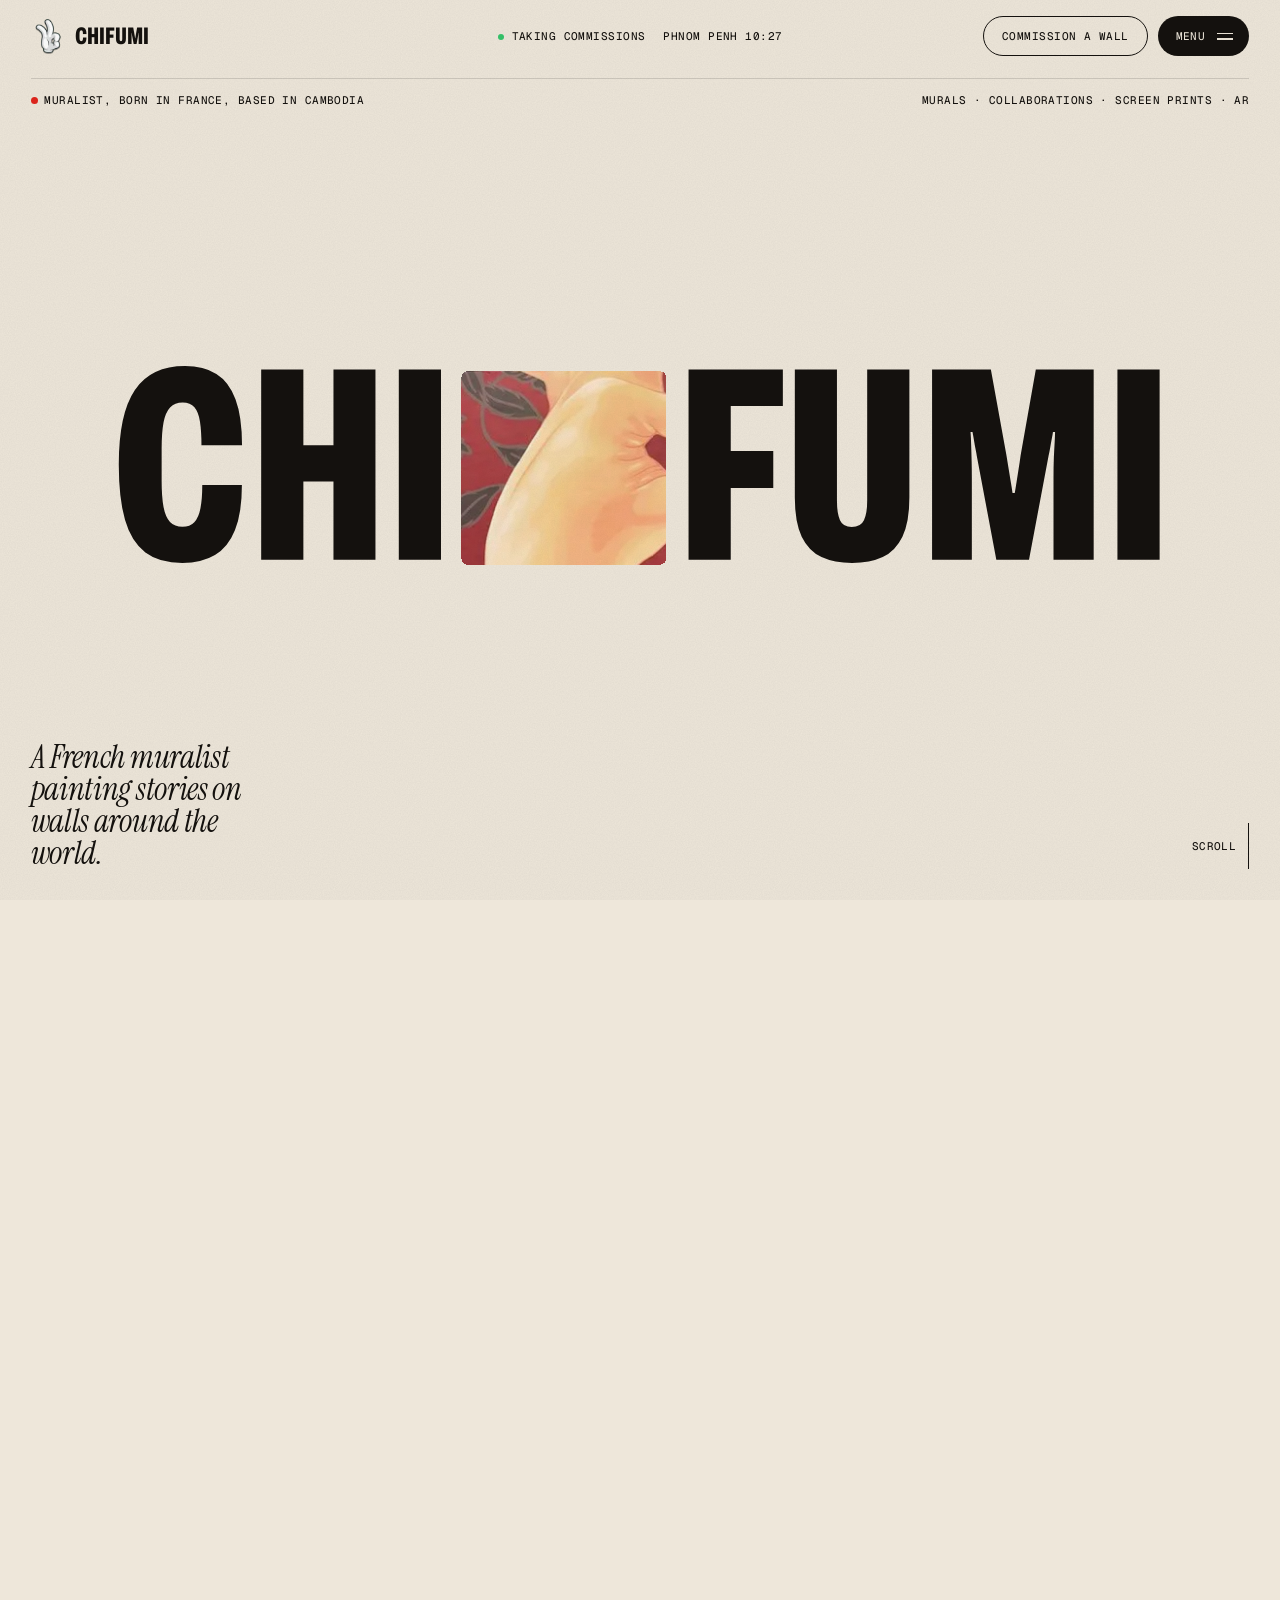
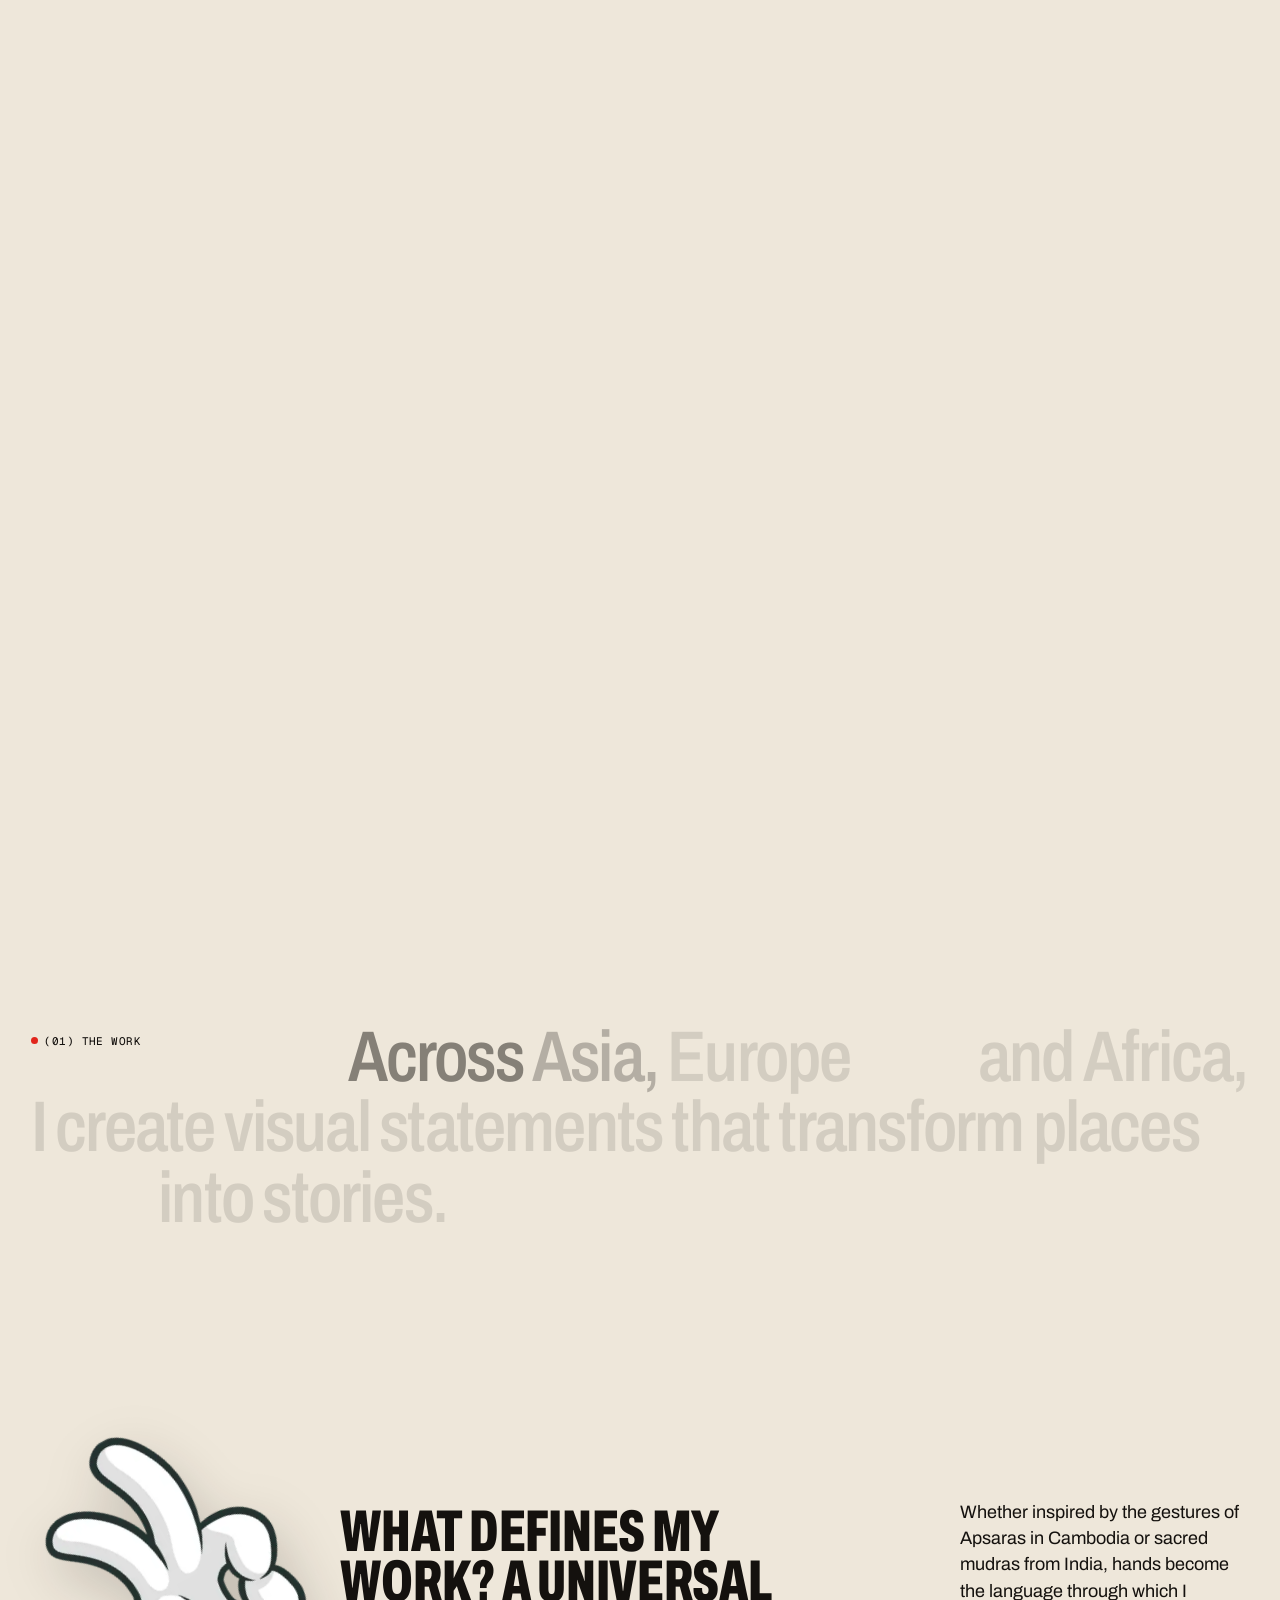
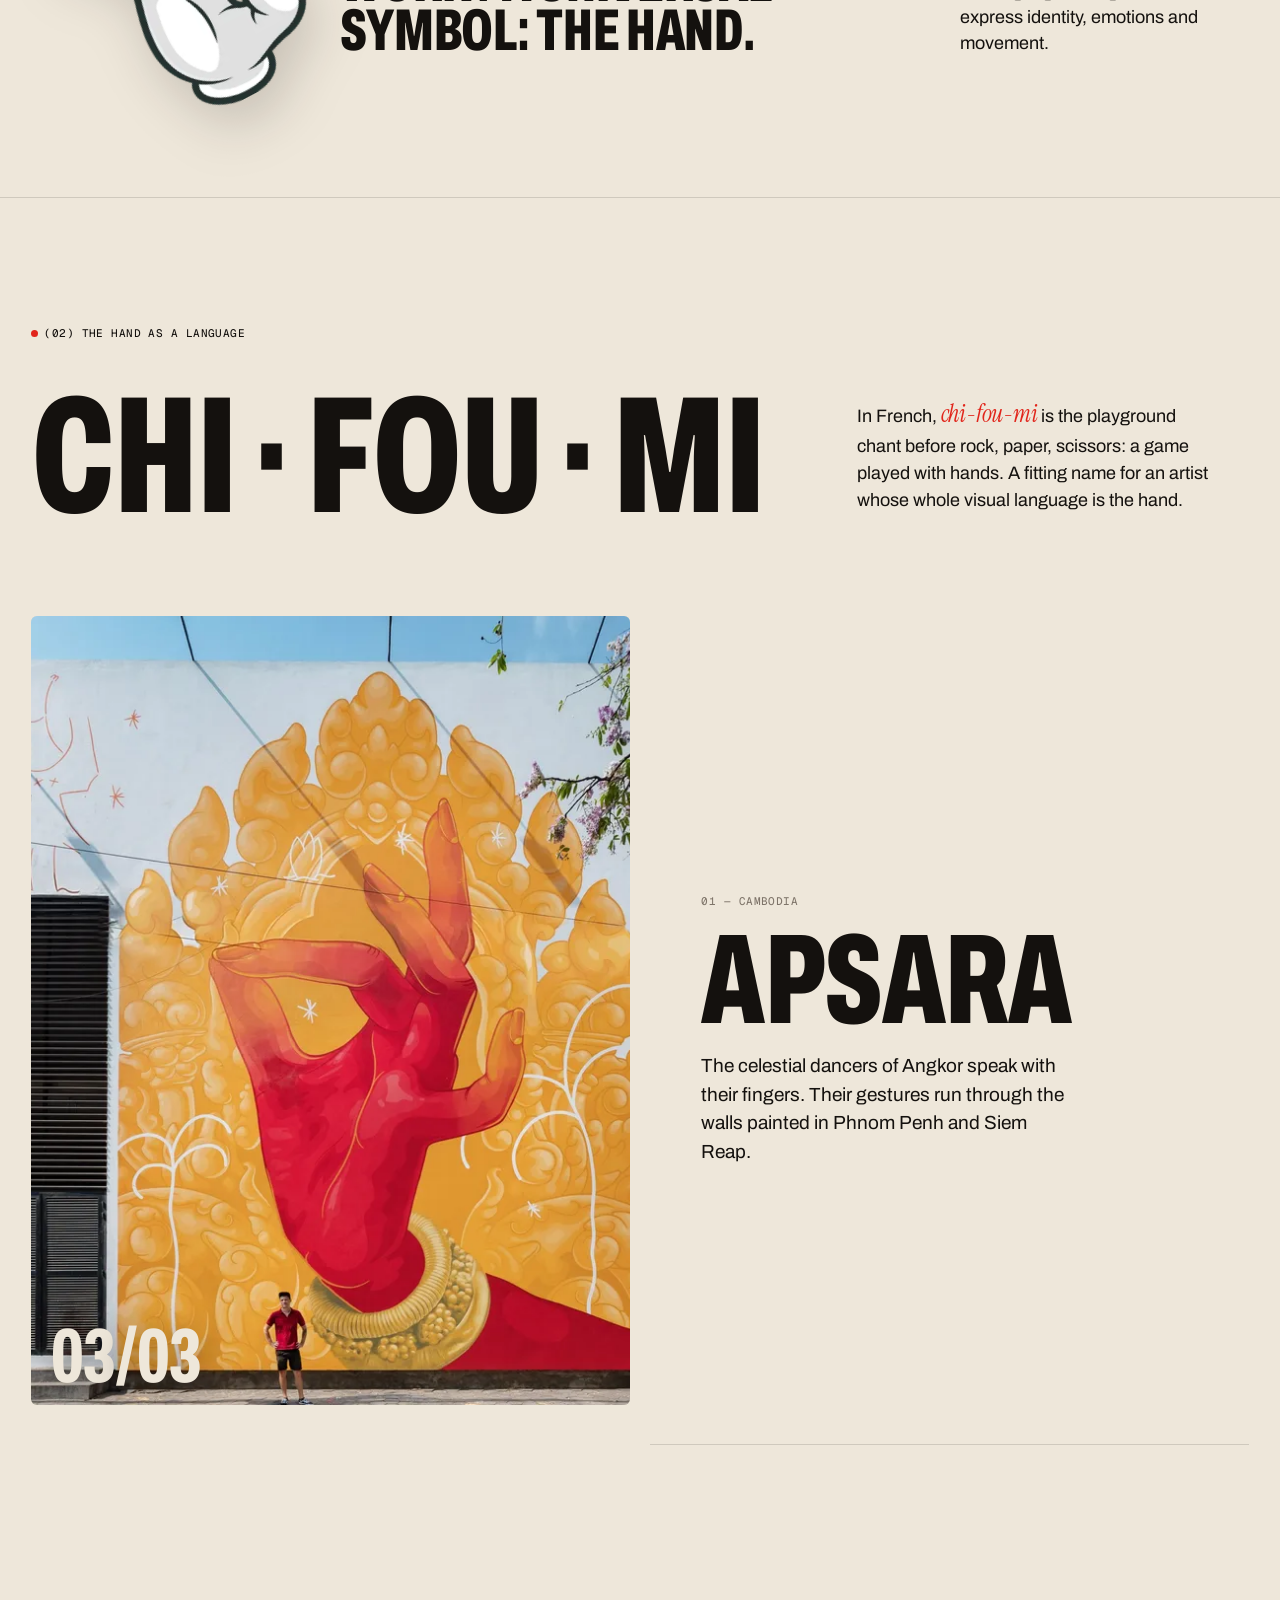
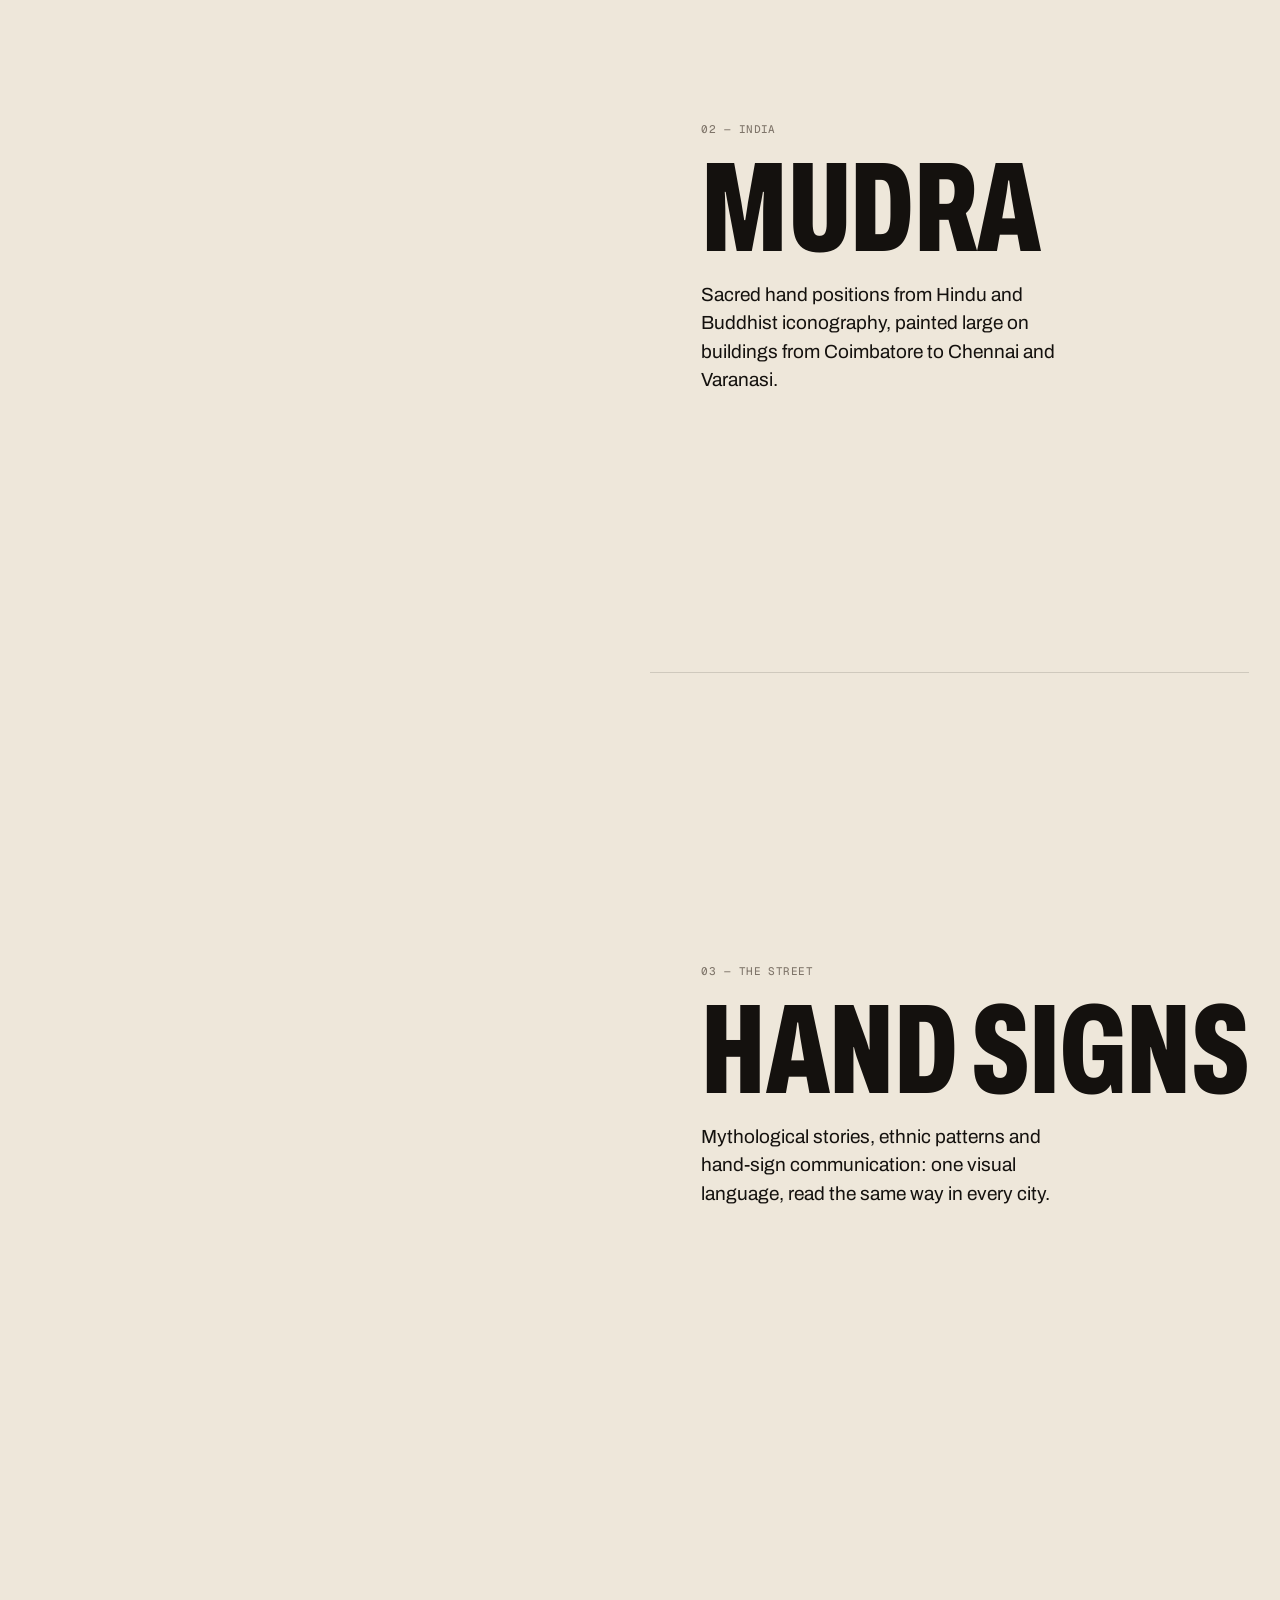
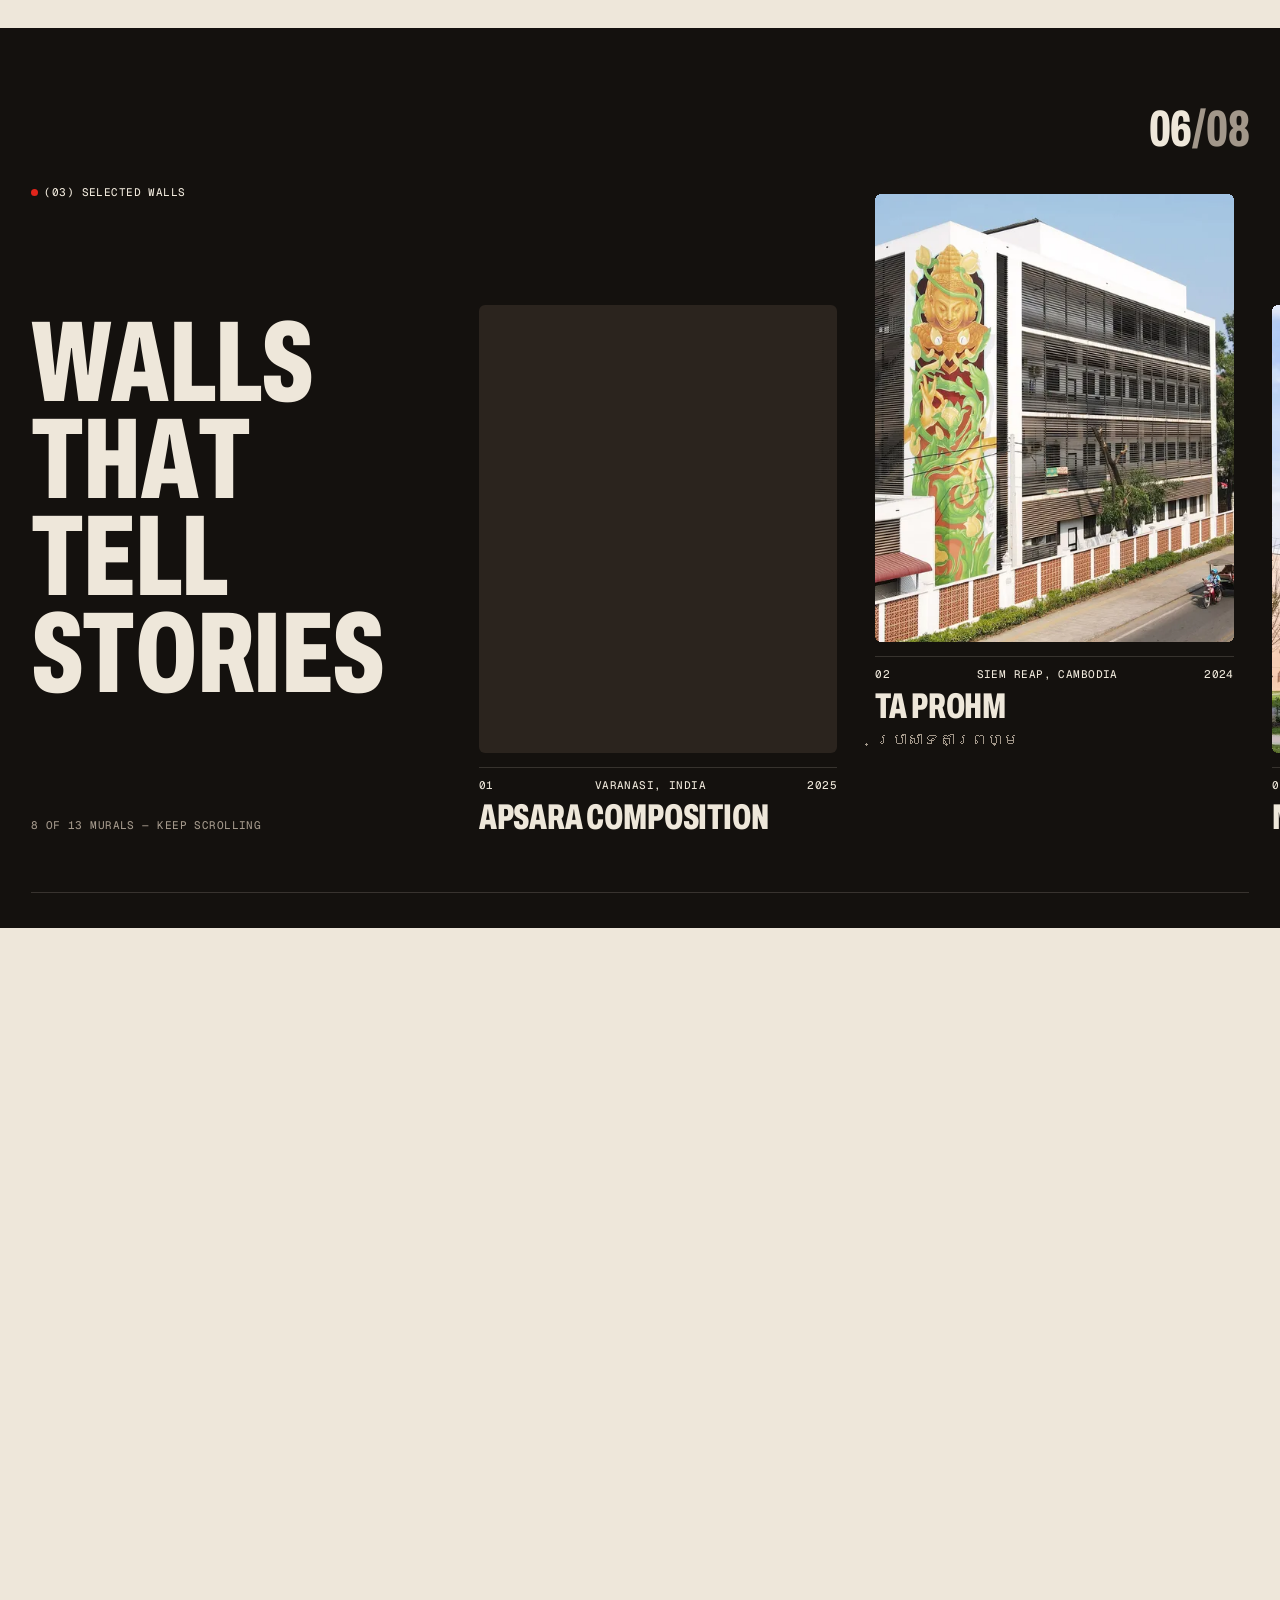
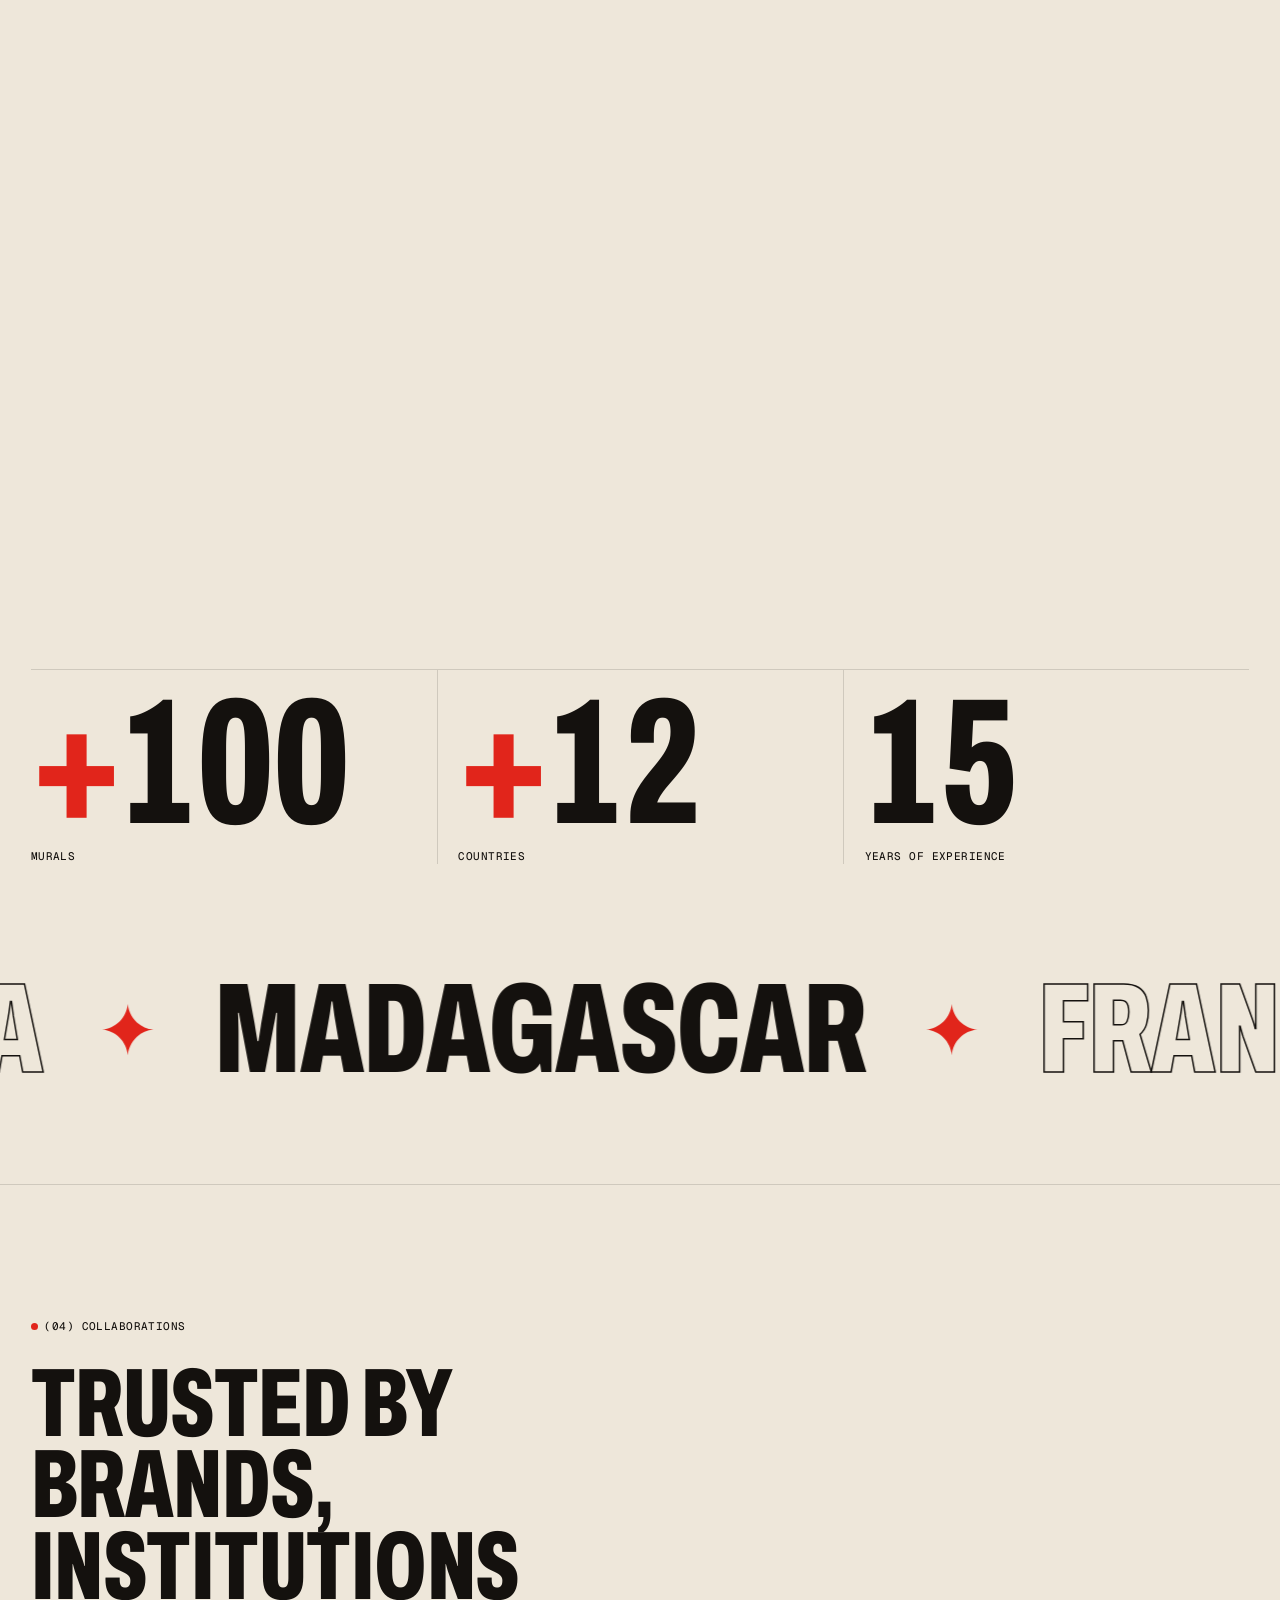
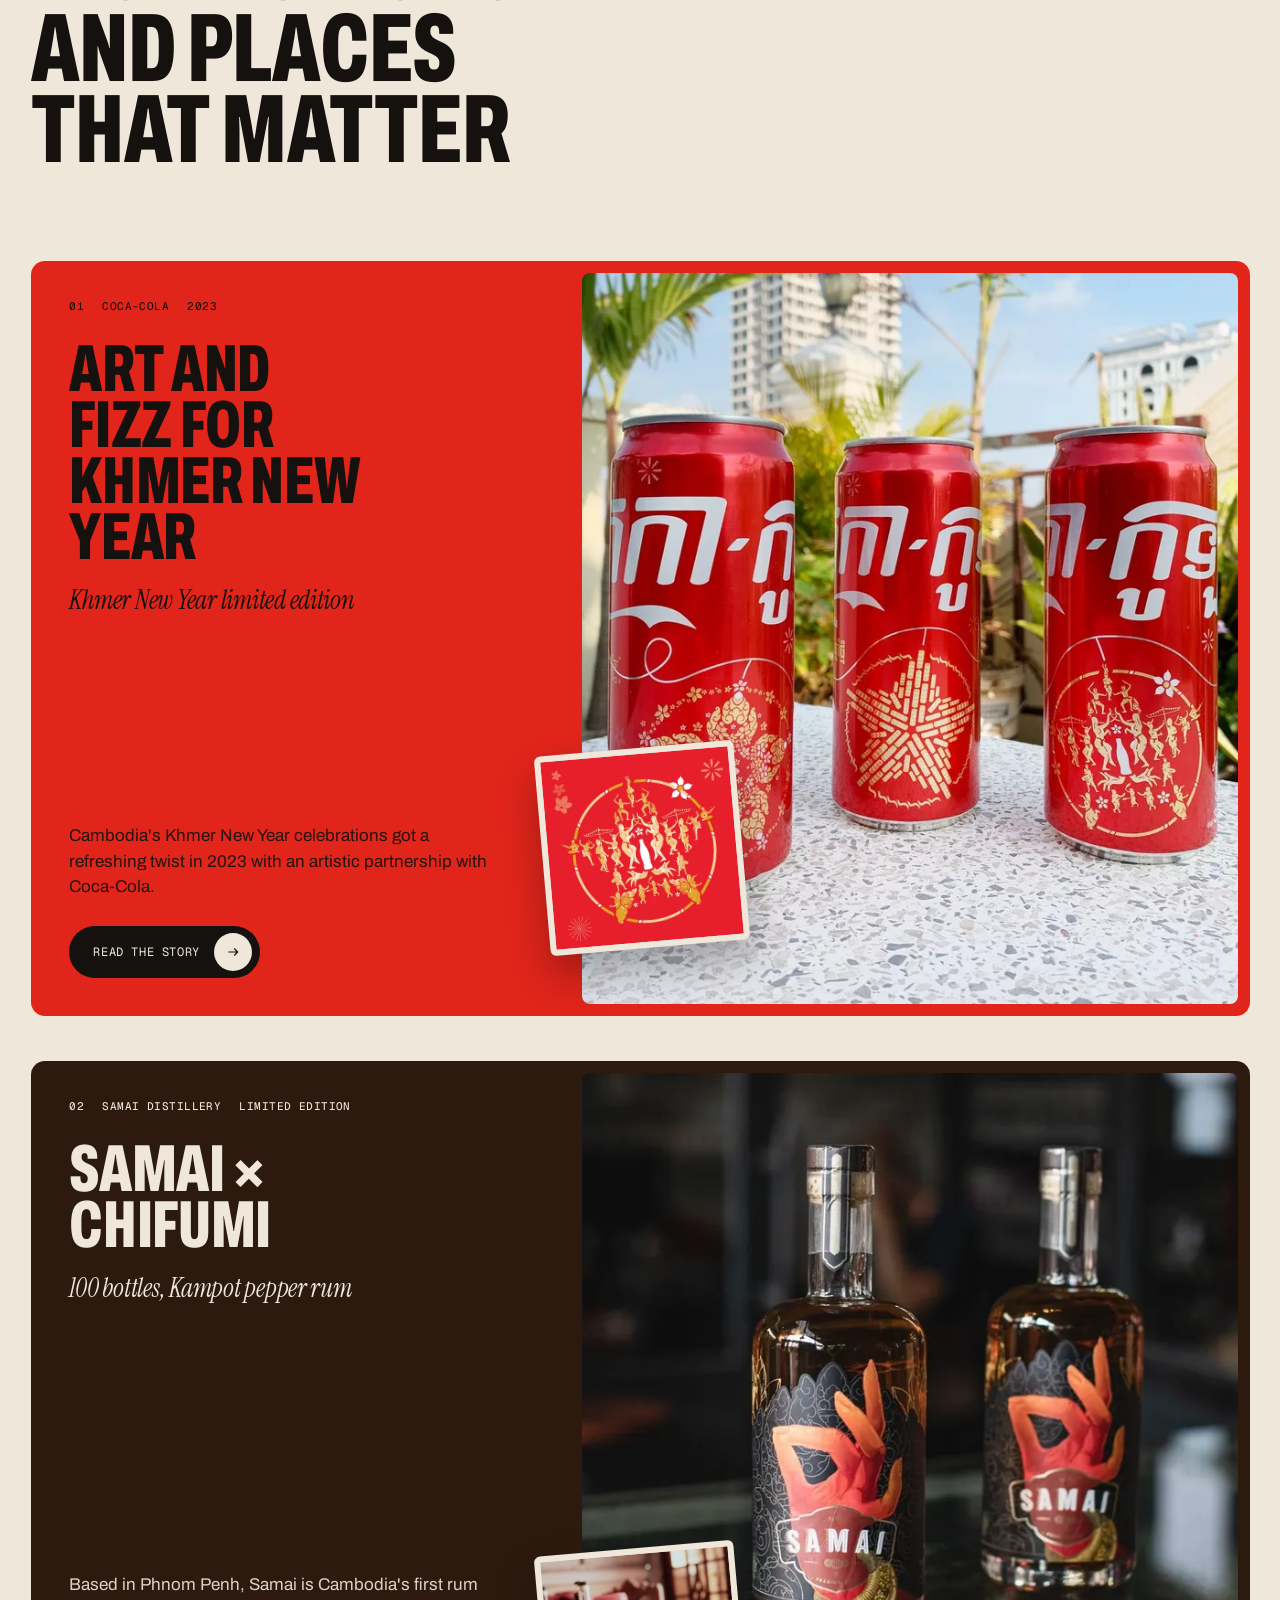
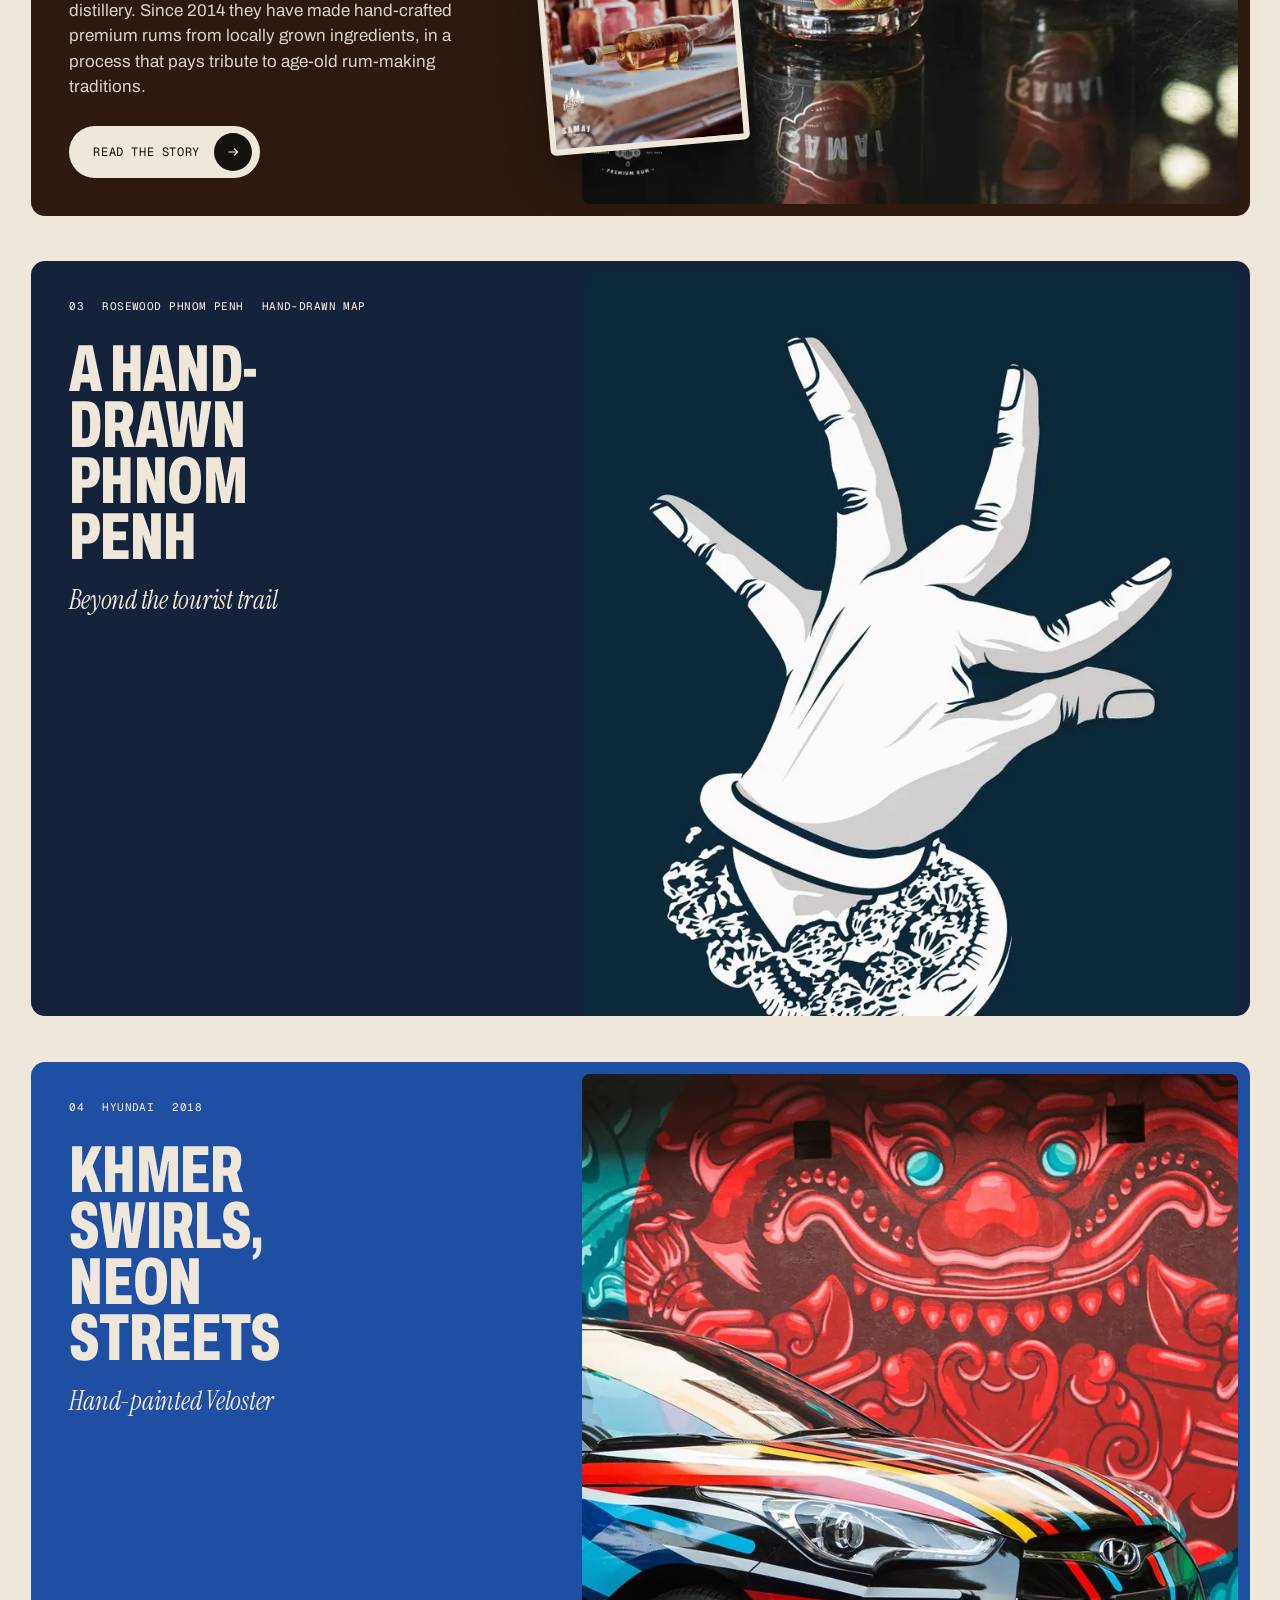
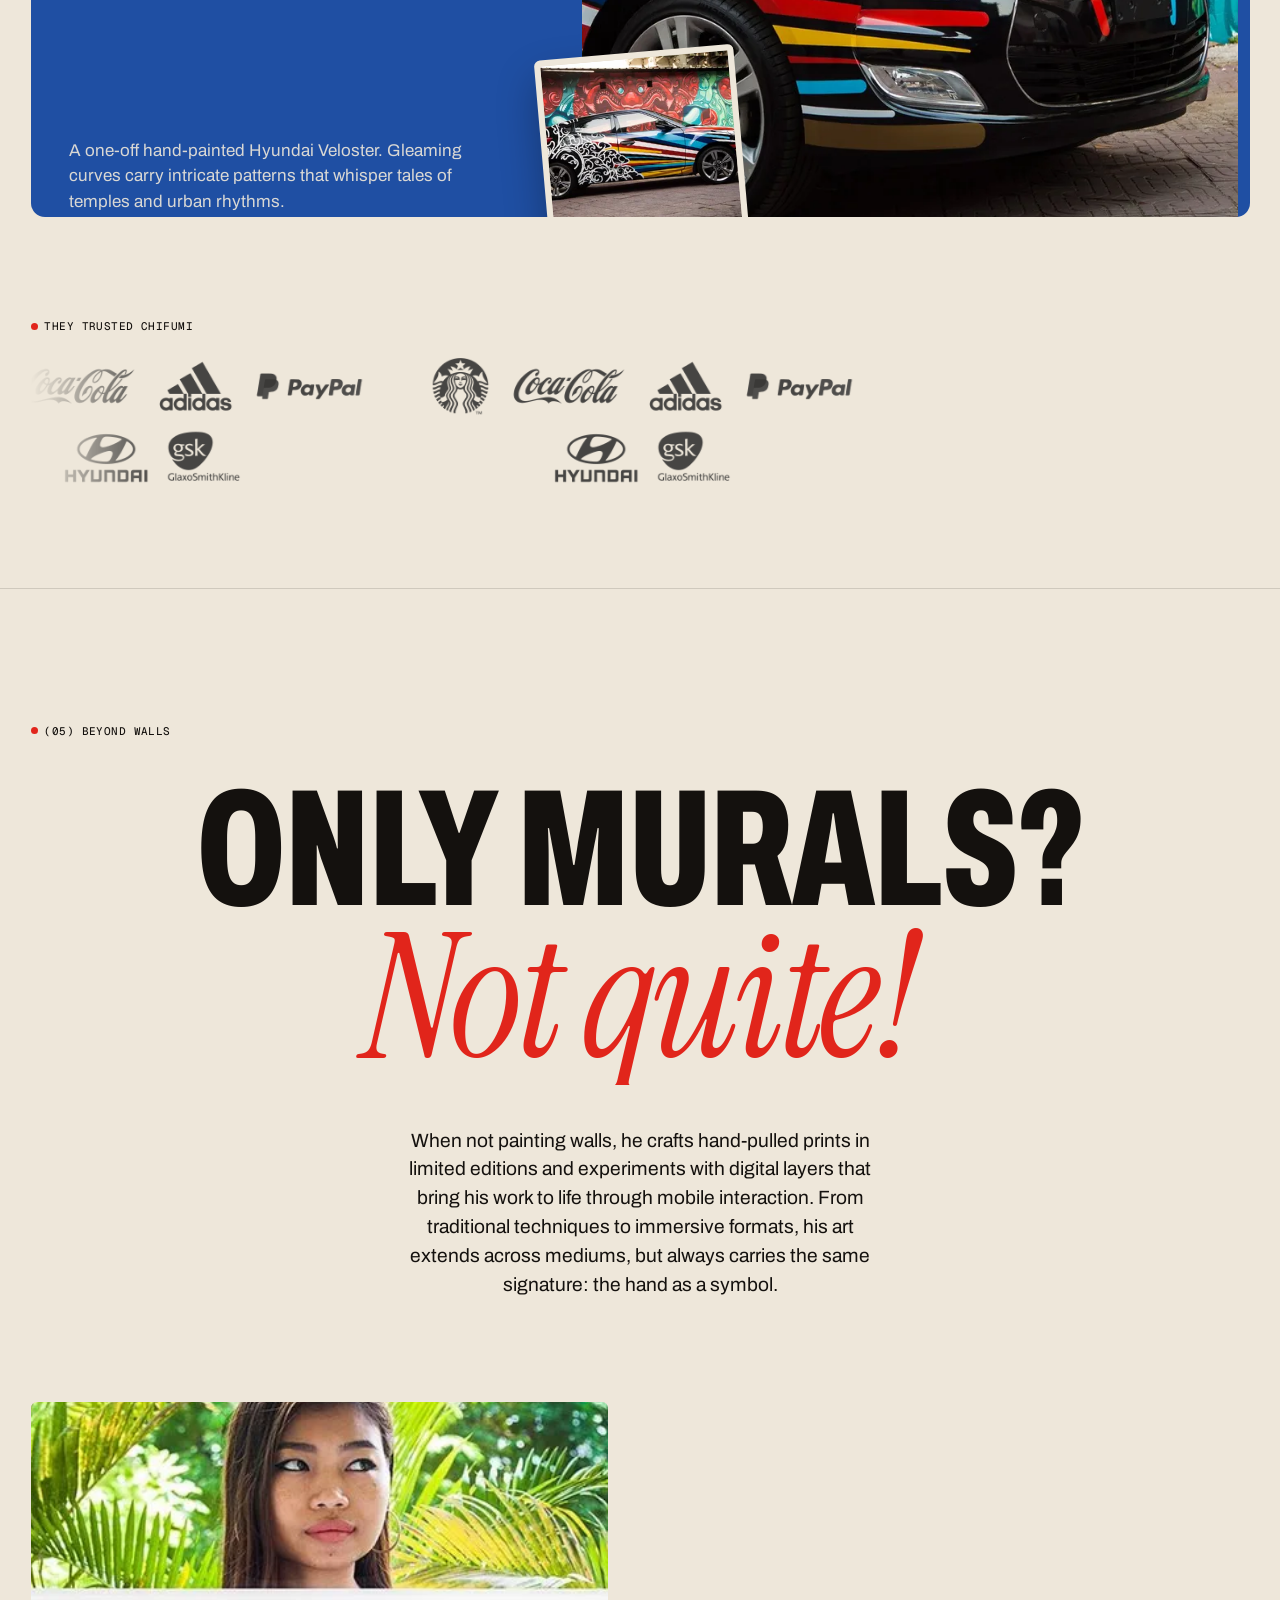
<file: index.html>
<!DOCTYPE html><html lang="en" data-page="home"><head><meta charset="utf-8"><meta name="viewport" content="width=device-width, initial-scale=1"><title>Chifumi — Muralist painting stories on walls around the world</title><meta name="description" content="Chifumi is a French muralist based in Cambodia. Large-scale murals, brand collaborations, hand-pulled screen prints and augmented-reality walls across Asia, Europe and Africa."><meta name="robots" content="noindex"><link rel="canonical" href="https://www.chifumi.fr/"><link rel="icon" href="/_astro/hand-ok.COxfuZLB_Z1gmU56.webp" type="image/webp"><meta name="theme-color" content="#eee7da"><meta property="og:type" content="website"><meta property="og:title" content="Chifumi — Muralist painting stories on walls around the world"><meta property="og:description" content="Chifumi is a French muralist based in Cambodia. Large-scale murals, brand collaborations, hand-pulled screen prints and augmented-reality walls across Asia, Europe and Africa."><meta property="og:image" content="https://www.chifumi.fr/_astro/apsara-varanasi-2025.DKB23zMX_Z2iXWEo.webp"><meta name="twitter:card" content="summary_large_image"><script>
      (function () {
        var d = document.documentElement;
        d.classList.add('js');
        if (window.matchMedia('(prefers-reduced-motion: reduce)').matches) d.classList.add('reduced');
        try {
          if (sessionStorage.getItem('chifumi:pt') === '1') d.classList.add('pt-in');
        } catch (e) {}
      })();
    </script><link rel="stylesheet" href="/_astro/Contact.BHq7Zjxk.css"></head><body><a class="sr-only" href="#main">Skip to content</a><header class="nav" data-nav data-theme="paper"><a href="/" class="nav__logo" aria-label="Chifumi, home"><img src="/_astro/hand-ok.COxfuZLB_GmJD8.webp" srcset="/_astro/hand-ok.COxfuZLB_1OeGLb.webp 96w, /_astro/hand-ok.COxfuZLB_GmJD8.webp 1078w" alt sizes="34px" loading="eager" decoding="async" width="1078" height="1099" class="nav__hand"><span class="nav__name">Chifumi</span></a><p class="nav__meta mono" aria-hidden="true"><span><i class="dot"></i>Taking commissions</span><span>Phnom Penh <time data-clock>--:--</time></span></p><div class="nav__right"><a class="nav__cta mono" href="/#contact">Commission a wall</a><button class="nav__menu mono" type="button" data-menu-toggle aria-expanded="false" aria-controls="menu"><span data-menu-word>Menu</span><span class="nav__burger" aria-hidden="true"><i></i><i></i></span></button></div></header><div class="menu" id="menu" data-menu aria-hidden="true"><div class="menu__body"><nav class="menu__links" aria-label="Main"><a class="menu__link" href="/murals" data-menu-link="0"><span class="menu__num mono">01</span><span class="menu__label display"><span>Murals</span></span></a><a class="menu__link" href="/collaborations" data-menu-link="1"><span class="menu__num mono">02</span><span class="menu__label display"><span>Collaborations</span></span></a><a class="menu__link" href="/augmented-reality" data-menu-link="2"><span class="menu__num mono">03</span><span class="menu__label display"><span>Augmented Reality</span></span></a><a class="menu__link" href="/shop" data-menu-link="3"><span class="menu__num mono">04</span><span class="menu__label display"><span>Shop</span></span></a><a class="menu__link" href="/about" data-menu-link="4"><span class="menu__num mono">05</span><span class="menu__label display"><span>About</span></span></a></nav><div class="menu__preview" aria-hidden="true"><img src="/_astro/mudra-chennai-2022.BFIb-A4q_1KmaWN.webp" srcset="/_astro/mudra-chennai-2022.BFIb-A4q_Z2qi5vQ.webp 600w, /_astro/mudra-chennai-2022.BFIb-A4q_6E5PI.webp 900w, /_astro/mudra-chennai-2022.BFIb-A4q_1KmaWN.webp 1400w" alt sizes="40vw" loading="lazy" decoding="async" data-menu-img="0" width="1400" height="1400" class="is-active"><img src="/_astro/coca-cola-cans.B_9gsMuD_1BxD9Y.webp" srcset="/_astro/coca-cola-cans.B_9gsMuD_1EvPi8.webp 600w, /_astro/coca-cola-cans.B_9gsMuD_1EoLRU.webp 900w, /_astro/coca-cola-cans.B_9gsMuD_1BxD9Y.webp 1400w" alt sizes="40vw" loading="lazy" decoding="async" data-menu-img="1" width="1400" height="1400" class><img src="/_astro/vol-phone.CWaRfnoE_Z1yt1GN.webp" srcset="/_astro/vol-phone.CWaRfnoE_21EJGc.webp 600w, /_astro/vol-phone.CWaRfnoE_Z2rwtz3.webp 900w, /_astro/vol-phone.CWaRfnoE_Z1yt1GN.webp 1400w" alt sizes="40vw" loading="lazy" decoding="async" data-menu-img="2" width="1400" height="1400" class><img src="/_astro/kunthea-2.DTrwBMWk_Z1NgR6P.webp" srcset="/_astro/kunthea-2.DTrwBMWk_Z2m10zr.webp 600w, /_astro/kunthea-2.DTrwBMWk_Z1NgR6P.webp 800w" alt sizes="40vw" loading="lazy" decoding="async" data-menu-img="3" width="800" height="739" class><img src="/_astro/portrait.BTRjmh0K_Z17EoxR.webp" srcset="/_astro/portrait.BTRjmh0K_ZW0oWL.webp 600w, /_astro/portrait.BTRjmh0K_XfWDG.webp 900w, /_astro/portrait.BTRjmh0K_Z17EoxR.webp 1103w" alt sizes="40vw" loading="lazy" decoding="async" data-menu-img="4" width="1103" height="1400" class></div></div><div class="menu__foot mono"><a href="mailto:contact@chifumi.fr">contact@chifumi.fr</a><a href="https://www.instagram.com/chifumi_gram/" target="_blank" rel="noopener">Instagram @chifumi_gram</a><span>Phnom Penh, Cambodia — <time data-clock>--:--</time></span></div></div><main id="main"><div class="loader" data-loader aria-hidden="true"><div class="loader__bg" data-loader-bg></div><div class="loader__stack" data-loader-stack><img src="/_astro/mudra-chennai-2022.BFIb-A4q_Z2cUa6t.webp" alt="" data-loader-frame="0" decoding="async"><img src="/_astro/coca-cola-cans.B_9gsMuD_K3EDe.webp" alt="" data-loader-frame="1" decoding="async"><img src="/_astro/reahu-epinal-2021.D0IQMsC4_Z1UrUVp.webp" alt="" data-loader-frame="2" decoding="async"><img src="/_astro/portrait-flowers.BuJoQ99a_g29sj.webp" alt="" data-loader-frame="3" decoding="async"><img src="/_astro/maki-maki-strasbourg-2023.BVJwSa3v_2uzhEo.webp" alt="" data-loader-frame="4" decoding="async"><img src="/_astro/kunthea-2.DTrwBMWk_Z12Bm7I.webp" alt="" data-loader-frame="5" decoding="async"><img src="/_astro/kirthimurka-varanasi-2019.DVVL_30v_1odUn3.webp" alt="" data-loader-frame="6" decoding="async"><img src="/_astro/ta-prohm-siem-reap-2024.CayvPBcH_11ow7a.webp" alt="" data-loader-frame="7" decoding="async"><img src="/_astro/yoni-mudra-coimbatore-2020.C3zaMOuX_OySxp.webp" alt="" data-loader-frame="8" decoding="async"><img src="/_astro/apsara-varanasi-2025.DKB23zMX_Z1J2qCF.webp" alt="" data-loader-frame="9" decoding="async"></div><div class="loader__top mono" data-loader-ui><span>Chifumi — muralist</span><span>Asia · Europe · Africa</span><span>Loading walls</span></div><div class="loader__chant display" data-loader-ui><span><span data-chant>Chi</span></span><span><span data-chant>Fou</span></span><span><span data-chant>Mi!</span></span></div><div class="loader__count display" data-loader-ui><span data-loader-count>000</span></div></div><section class="hero" data-hero data-theme="paper"><div class="hero__trail" data-trail data-images="[&quot;/_astro/apsara-varanasi-2025.DKB23zMX_ZKJE6O.webp&quot;,&quot;/_astro/ta-prohm-siem-reap-2024.CayvPBcH_Z1XzYou.webp&quot;,&quot;/_astro/maki-maki-strasbourg-2023.BVJwSa3v_1yeGtW.webp&quot;,&quot;/_astro/kantha-bopha-phnom-penh-2023.CB3FytDn_Z2qY0h9.webp&quot;,&quot;/_astro/a-vol-doiseau-schiltigheim-2023.DIJgyquD_Z2eD3uT.webp&quot;,&quot;/_astro/laetitia-mahajanga-2023.Do0PdQb9_ZAILMc.webp&quot;,&quot;/_astro/fanampitoloha-diego-suarez-2023.CYrjGDr1_2aRiP9.webp&quot;,&quot;/_astro/mudra-chennai-2022.BFIb-A4q_1R9ssM.webp&quot;,&quot;/_astro/together-mumbai-2021.Dl06S6DS_cg5JN.webp&quot;,&quot;/_astro/rama-ayodhya-2021.xJ5Dhduv_yMctu.webp&quot;,&quot;/_astro/reahu-epinal-2021.D0IQMsC4_NKQEx.webp&quot;,&quot;/_astro/yoni-mudra-coimbatore-2020.C3zaMOuX_Z1tMCc8.webp&quot;,&quot;/_astro/kirthimurka-varanasi-2019.DVVL_30v_2e0ysM.webp&quot;,&quot;/_astro/portrait-wall.H_HP2inm_1dYj5u.webp&quot;,&quot;/_astro/portrait-flowers.BuJoQ99a_1j3m39.webp&quot;,&quot;/_astro/house-flowers.CmdNDgL__Z1fNi1l.webp&quot;,&quot;/_astro/possibilities-court.DURZ9pvb_Z18JB7f.webp&quot;,&quot;/_astro/kiri-arena.C9YNXCbA_1yiiE1.webp&quot;,&quot;/_astro/kunthea.BggVsTzV_23KY8S.webp&quot;,&quot;/_astro/dara-khmer.DdHLG0b1_OFtv7.webp&quot;,&quot;/_astro/coca-cola-1.BzN0_khF_Z7Ilp9.webp&quot;,&quot;/_astro/neon-love.Dbb3CaKQ_19JTb9.webp&quot;]" aria-hidden="true"></div><div class="hero__media" data-hero-media data-theme-switch="image"><div class="hero__img"><img src="/_astro/apsara-varanasi-2025.DKB23zMX_1iT4Ok.webp" srcset="/_astro/apsara-varanasi-2025.DKB23zMX_1laQ92.webp 480w, /_astro/apsara-varanasi-2025.DKB23zMX_1DFfrm.webp 800w, /_astro/apsara-varanasi-2025.DKB23zMX_IWxMB.webp 1200w, /_astro/apsara-varanasi-2025.DKB23zMX_1iT4Ok.webp 1500w" alt="Apsara Composition, a mural of a hand among flowers on a building in Varanasi, India (2025)" sizes="100vw" loading="eager" decoding="async" fetchpriority="high" width="1500" height="1512"></div><div class="hero__shade" data-hero-shade></div><p class="hero__over display" data-hero-over><span class="split-line"><span>Painting stories</span></span><span class="split-line"><span>on walls around</span></span><span class="split-line"><span>the world</span></span></p><p class="hero__caption mono" data-hero-caption><span>Apsara Composition</span><span>Varanasi, India — 2025</span></p></div><div class="hero__top mono" data-hero-fade><span class="label">Muralist, born in France, based in Cambodia</span><span class="hero__disciplines">Murals · Collaborations · Screen prints · AR</span></div><h1 class="hero__title display" aria-label="Chifumi"><span class="hero__word" data-hero-word="l" aria-hidden="true">Chi</span><span class="hero__slot" data-hero-slot aria-hidden="true"></span><span class="hero__word" data-hero-word="r" aria-hidden="true">fumi</span></h1><div class="hero__bottom" data-hero-fade><p class="hero__tag serif">A French muralist painting stories on walls around the world.</p><p class="hero__scroll mono"><span>Scroll</span><i></i></p></div></section><section class="manifesto wrap" data-theme="paper"><p class="manifesto__label mono label">(01) The work</p><p class="manifesto__lead" data-scrub-words>Across Asia, Europe<span class="pill" data-pill><img src="/_astro/kirthimurka-varanasi-2019.DVVL_30v_1MNIuf.webp" srcset="/_astro/kirthimurka-varanasi-2019.DVVL_30v_Z1Qy1GJ.webp 320w, /_astro/kirthimurka-varanasi-2019.DVVL_30v_1MNIuf.webp 1400w" alt sizes="160px" loading="lazy" decoding="async" width="1400" height="1400"></span>and Africa, I create visual statements that transform places<span class="pill" data-pill><img src="/_astro/fanampitoloha-diego-suarez-2023.CYrjGDr1_ZMJ6Fa.webp" srcset="/_astro/fanampitoloha-diego-suarez-2023.CYrjGDr1_uGs33.webp 320w, /_astro/fanampitoloha-diego-suarez-2023.CYrjGDr1_ZMJ6Fa.webp 1400w" alt sizes="160px" loading="lazy" decoding="async" width="1400" height="1400"></span>into stories.</p><div class="manifesto__row"><div class="manifesto__hand" data-hand-spin aria-hidden="true"><img src="/_astro/hand-ok.COxfuZLB_GmJD8.webp" srcset="/_astro/hand-ok.COxfuZLB_Z1SbC4t.webp 400w, /_astro/hand-ok.COxfuZLB_1efGsQ.webp 700w, /_astro/hand-ok.COxfuZLB_GmJD8.webp 1078w" alt sizes="22vw" loading="lazy" decoding="async" width="1078" height="1099"></div><p class="manifesto__q display" data-split-lines>What defines my work? A universal symbol: the hand.</p><p class="manifesto__body" data-fade>Whether inspired by the gestures of Apsaras in Cambodia or sacred mudras from India, hands become the language through which I express identity, emotions and movement.</p></div></section><section class="gestures wrap" data-gestures data-theme="paper"><header class="gestures__head"><p class="mono label">(02) The hand as a language</p><h2 class="gestures__title display" data-split-chars>Chi · Fou · Mi</h2><p class="gestures__intro" data-fade>In French, <em class="serif">chi-fou-mi</em> is the playground chant before rock, paper, scissors: a game played with hands. A fitting name for an artist whose whole visual language is the hand.</p></header><div class="gestures__body"><div class="gestures__sticky"><div class="gestures__frame frame"><img src="/_astro/kantha-bopha-phnom-penh-2023.CB3FytDn_Z1Pd5o1.webp" srcset="/_astro/kantha-bopha-phnom-penh-2023.CB3FytDn_1zxYLd.webp 800w, /_astro/kantha-bopha-phnom-penh-2023.CB3FytDn_26cAGd.webp 1200w, /_astro/kantha-bopha-phnom-penh-2023.CB3FytDn_Z1pMxaU.webp 1600w, /_astro/kantha-bopha-phnom-penh-2023.CB3FytDn_Z1Pd5o1.webp 2000w" alt="Apsara, Cambodia" sizes="(max-width: 860px) 100vw, 48vw" loading="lazy" decoding="async" data-gesture-img="0" width="2000" height="2000"><img src="/_astro/mudra-chennai-2022.BFIb-A4q_1KmaWN.webp" srcset="/_astro/mudra-chennai-2022.BFIb-A4q_WoJEv.webp 800w, /_astro/mudra-chennai-2022.BFIb-A4q_r7qgq.webp 1200w, /_astro/mudra-chennai-2022.BFIb-A4q_1KmaWN.webp 1400w" alt="Mudra, India" sizes="(max-width: 860px) 100vw, 48vw" loading="lazy" decoding="async" data-gesture-img="1" width="1400" height="1400"><img src="/_astro/portrait.BTRjmh0K_Z17EoxR.webp" srcset="/_astro/portrait.BTRjmh0K_ZpAKAy.webp 800w, /_astro/portrait.BTRjmh0K_Z17EoxR.webp 1103w" alt="Hand signs, The street" sizes="(max-width: 860px) 100vw, 48vw" loading="lazy" decoding="async" data-gesture-img="2" width="1103" height="1400"><p class="gestures__count display"><span data-gesture-num>01</span><span>/03</span></p></div></div><div class="gestures__list"><article class="gesture" data-gesture><div class="gesture__mobile frame"><img src="/_astro/kantha-bopha-phnom-penh-2023.CB3FytDn_Z1Pd5o1.webp" srcset="/_astro/kantha-bopha-phnom-penh-2023.CB3FytDn_2j4bhw.webp 600w, /_astro/kantha-bopha-phnom-penh-2023.CB3FytDn_Z1jMESp.webp 900w, /_astro/kantha-bopha-phnom-penh-2023.CB3FytDn_Z1Pd5o1.webp 2000w" alt sizes="100vw" loading="lazy" decoding="async" width="2000" height="2000"></div><p class="mono muted">01 — Cambodia</p><h3 class="gesture__name display" data-split-chars>Apsara</h3><p class="gesture__text">The celestial dancers of Angkor speak with their fingers. Their gestures run through the walls painted in Phnom Penh and Siem Reap.</p></article><article class="gesture" data-gesture><div class="gesture__mobile frame"><img src="/_astro/mudra-chennai-2022.BFIb-A4q_1KmaWN.webp" srcset="/_astro/mudra-chennai-2022.BFIb-A4q_Z2qi5vQ.webp 600w, /_astro/mudra-chennai-2022.BFIb-A4q_6E5PI.webp 900w, /_astro/mudra-chennai-2022.BFIb-A4q_1KmaWN.webp 1400w" alt sizes="100vw" loading="lazy" decoding="async" width="1400" height="1400"></div><p class="mono muted">02 — India</p><h3 class="gesture__name display" data-split-chars>Mudra</h3><p class="gesture__text">Sacred hand positions from Hindu and Buddhist iconography, painted large on buildings from Coimbatore to Chennai and Varanasi.</p></article><article class="gesture" data-gesture><div class="gesture__mobile frame"><img src="/_astro/portrait.BTRjmh0K_Z17EoxR.webp" srcset="/_astro/portrait.BTRjmh0K_ZW0oWL.webp 600w, /_astro/portrait.BTRjmh0K_XfWDG.webp 900w, /_astro/portrait.BTRjmh0K_Z17EoxR.webp 1103w" alt sizes="100vw" loading="lazy" decoding="async" width="1103" height="1400"></div><p class="mono muted">03 — The street</p><h3 class="gesture__name display" data-split-chars>Hand signs</h3><p class="gesture__text">Mythological stories, ethnic patterns and hand-sign communication: one visual language, read the same way in every city.</p></article></div></div></section><section class="walls is-ink" data-hscroll data-theme="ink"><div class="walls__pin"><div class="walls__track" data-hs-track><div class="walls__intro"><p class="mono label">(03) Selected walls</p><h2 class="walls__title display" data-split-chars>Walls<br>that tell<br>stories</h2><p class="walls__hint mono muted">8 of 13 murals — keep scrolling</p></div><a class="wall" href="/murals#apsara-varanasi" data-hs-item><div class="wall__media"><img src="/_astro/apsara-varanasi-2025.DKB23zMX_1iT4Ok.webp" srcset="/_astro/apsara-varanasi-2025.DKB23zMX_nX6iM.webp 600w, /_astro/apsara-varanasi-2025.DKB23zMX_1k6twU.webp 900w, /_astro/apsara-varanasi-2025.DKB23zMX_Z2ccAcM.webp 1300w, /_astro/apsara-varanasi-2025.DKB23zMX_1iT4Ok.webp 1500w" alt="Apsara Composition, Varanasi, India, 2025" sizes="(max-width: 860px) 80vw, 34vw" loading="lazy" decoding="async" data-hs-parallax="true" width="1500" height="1512"></div><div class="wall__meta mono"><span>01</span><span>Varanasi, India</span><span>2025</span></div><h3 class="wall__title display">Apsara Composition</h3></a><a class="wall" href="/murals#ta-prohm" data-hs-item><div class="wall__media"><img src="/_astro/ta-prohm-siem-reap-2024.CayvPBcH_1hP0cV.webp" srcset="/_astro/ta-prohm-siem-reap-2024.CayvPBcH_24V8vi.webp 600w, /_astro/ta-prohm-siem-reap-2024.CayvPBcH_zl3v4.webp 900w, /_astro/ta-prohm-siem-reap-2024.CayvPBcH_Z23VCPn.webp 1300w, /_astro/ta-prohm-siem-reap-2024.CayvPBcH_1hP0cV.webp 2000w" alt="Ta Prohm, Siem Reap, Cambodia, 2024" sizes="(max-width: 860px) 80vw, 34vw" loading="lazy" decoding="async" data-hs-parallax="true" width="2000" height="2000"></div><div class="wall__meta mono"><span>02</span><span>Siem Reap, Cambodia</span><span>2024</span></div><h3 class="wall__title display">Ta Prohm</h3><p class="wall__khmer" lang="km">ប្រាសាទតាព្រហ្ម</p></a><a class="wall" href="/murals#maki-maki" data-hs-item><div class="wall__media"><img src="/_astro/maki-maki-strasbourg-2023.BVJwSa3v_Z2b232l.webp" srcset="/_astro/maki-maki-strasbourg-2023.BVJwSa3v_11cuNK.webp 600w, /_astro/maki-maki-strasbourg-2023.BVJwSa3v_1FOBiO.webp 900w, /_astro/maki-maki-strasbourg-2023.BVJwSa3v_2kmYHw.webp 1300w, /_astro/maki-maki-strasbourg-2023.BVJwSa3v_Z2b232l.webp 1365w" alt="Maki Maki, Strasbourg, France, 2023" sizes="(max-width: 860px) 80vw, 34vw" loading="lazy" decoding="async" data-hs-parallax="true" width="1365" height="1365"></div><div class="wall__meta mono"><span>03</span><span>Strasbourg, France</span><span>2023</span></div><h3 class="wall__title display">Maki Maki</h3></a><a class="wall" href="/murals#kantha-bopha" data-hs-item><div class="wall__media"><img src="/_astro/kantha-bopha-phnom-penh-2023.CB3FytDn_Z1Pd5o1.webp" srcset="/_astro/kantha-bopha-phnom-penh-2023.CB3FytDn_2j4bhw.webp 600w, /_astro/kantha-bopha-phnom-penh-2023.CB3FytDn_Z1jMESp.webp 900w, /_astro/kantha-bopha-phnom-penh-2023.CB3FytDn_2u0lqa.webp 1300w, /_astro/kantha-bopha-phnom-penh-2023.CB3FytDn_Z1Pd5o1.webp 2000w" alt="Kantha Bopha, Phnom Penh, Cambodia, 2023" sizes="(max-width: 860px) 80vw, 34vw" loading="lazy" decoding="async" data-hs-parallax="true" width="2000" height="2000"></div><div class="wall__meta mono"><span>04</span><span>Phnom Penh, Cambodia</span><span>2023</span></div><h3 class="wall__title display">Kantha Bopha</h3></a><a class="wall" href="/murals#a-vol-doiseau" data-hs-item><div class="wall__media"><img src="/_astro/a-vol-doiseau-schiltigheim-2023.DIJgyquD_Z1blDKL.webp" srcset="/_astro/a-vol-doiseau-schiltigheim-2023.DIJgyquD_1JM4pr.webp 600w, /_astro/a-vol-doiseau-schiltigheim-2023.DIJgyquD_1s2lcF.webp 900w, /_astro/a-vol-doiseau-schiltigheim-2023.DIJgyquD_Z1f0lo.webp 1300w, /_astro/a-vol-doiseau-schiltigheim-2023.DIJgyquD_Z1blDKL.webp 1500w" alt="A vol d'oiseau, Schiltigheim, France, 2023" sizes="(max-width: 860px) 80vw, 34vw" loading="lazy" decoding="async" data-hs-parallax="true" width="1500" height="1501"></div><div class="wall__meta mono"><span>05</span><span>Schiltigheim, France</span><span>2023</span></div><h3 class="wall__title display">A vol d&#39;oiseau</h3></a><a class="wall" href="/murals#mudra-chennai" data-hs-item><div class="wall__media"><img src="/_astro/mudra-chennai-2022.BFIb-A4q_1KmaWN.webp" srcset="/_astro/mudra-chennai-2022.BFIb-A4q_Z2qi5vQ.webp 600w, /_astro/mudra-chennai-2022.BFIb-A4q_6E5PI.webp 900w, /_astro/mudra-chennai-2022.BFIb-A4q_Z1qQghQ.webp 1300w, /_astro/mudra-chennai-2022.BFIb-A4q_1KmaWN.webp 1400w" alt="Mudra, Chennai, India, 2022" sizes="(max-width: 860px) 80vw, 34vw" loading="lazy" decoding="async" data-hs-parallax="true" width="1400" height="1400"></div><div class="wall__meta mono"><span>06</span><span>Chennai, India</span><span>2022</span></div><h3 class="wall__title display">Mudra</h3></a><a class="wall" href="/murals#reahu" data-hs-item><div class="wall__media"><img src="/_astro/reahu-epinal-2021.D0IQMsC4_ZXBdvv.webp" srcset="/_astro/reahu-epinal-2021.D0IQMsC4_1kiXHE.webp 600w, /_astro/reahu-epinal-2021.D0IQMsC4_ZrM98h.webp 900w, /_astro/reahu-epinal-2021.D0IQMsC4_Z7QyGI.webp 1300w, /_astro/reahu-epinal-2021.D0IQMsC4_ZXBdvv.webp 1400w" alt="Reahu, Epinal, France, 2021" sizes="(max-width: 860px) 80vw, 34vw" loading="lazy" decoding="async" data-hs-parallax="true" width="1400" height="1400"></div><div class="wall__meta mono"><span>07</span><span>Epinal, France</span><span>2021</span></div><h3 class="wall__title display">Reahu</h3></a><a class="wall" href="/murals#yoni-mudra" data-hs-item><div class="wall__media"><img src="/_astro/yoni-mudra-coimbatore-2020.C3zaMOuX_Z1UOzfi.webp" srcset="/_astro/yoni-mudra-coimbatore-2020.C3zaMOuX_24orP3.webp 600w, /_astro/yoni-mudra-coimbatore-2020.C3zaMOuX_ZElndk.webp 900w, /_astro/yoni-mudra-coimbatore-2020.C3zaMOuX_1T2QTO.webp 1300w, /_astro/yoni-mudra-coimbatore-2020.C3zaMOuX_Z1UOzfi.webp 1400w" alt="Yoni Mudra, Coimbatore, India, 2020" sizes="(max-width: 860px) 80vw, 34vw" loading="lazy" decoding="async" data-hs-parallax="true" width="1400" height="1400"></div><div class="wall__meta mono"><span>08</span><span>Coimbatore, India</span><span>2020</span></div><h3 class="wall__title display">Yoni Mudra</h3></a><a class="wall wall--more" href="/murals"><span class="display">All<br>murals</span><span class="wall__more-icon"><svg viewBox="0 0 24 24" fill="none" stroke="currentColor" stroke-width="2" aria-hidden="true"><path d="M4 12h16M14 6l6 6-6 6"></path></svg></span></a></div><p class="walls__counter display" aria-hidden="true"><span data-hs-current>01</span><span class="muted">/08</span></p><div class="walls__progress" aria-hidden="true"><i data-hs-bar></i></div></div></section><section class="numbers" data-theme="paper"><div class="numbers__grid wrap"><div class="stat"><p class="stat__num display"><span class="stat__prefix">+</span><span data-count="100">100</span></p><p class="mono">Murals</p></div><div class="stat"><p class="stat__num display"><span class="stat__prefix">+</span><span data-count="12">12</span></p><p class="mono">Countries</p></div><div class="stat"><p class="stat__num display"><span class="stat__prefix"></span><span data-count="15">15</span></p><p class="mono">Years of experience</p></div></div><div class="numbers__marquee marquee display" data-marquee data-speed="60" role="img" aria-label="Murals painted in Cambodia, India, Madagascar, France, California, Denmark, Croatia, Thailand, Nepal, Italy"><div class="marquee__inner"><span class="marquee__item">Cambodia<svg class="marquee__sep" viewBox="0 0 24 24" aria-hidden="true"><path fill="currentColor" d="M12 0c.6 6.4 5.6 11.4 12 12-6.4.6-11.4 5.6-12 12-.6-6.4-5.6-11.4-12-12C6.4 11.4 11.4 6.4 12 0Z"></path></svg></span><span class="marquee__item is-outline">India<svg class="marquee__sep" viewBox="0 0 24 24" aria-hidden="true"><path fill="currentColor" d="M12 0c.6 6.4 5.6 11.4 12 12-6.4.6-11.4 5.6-12 12-.6-6.4-5.6-11.4-12-12C6.4 11.4 11.4 6.4 12 0Z"></path></svg></span><span class="marquee__item">Madagascar<svg class="marquee__sep" viewBox="0 0 24 24" aria-hidden="true"><path fill="currentColor" d="M12 0c.6 6.4 5.6 11.4 12 12-6.4.6-11.4 5.6-12 12-.6-6.4-5.6-11.4-12-12C6.4 11.4 11.4 6.4 12 0Z"></path></svg></span><span class="marquee__item is-outline">France<svg class="marquee__sep" viewBox="0 0 24 24" aria-hidden="true"><path fill="currentColor" d="M12 0c.6 6.4 5.6 11.4 12 12-6.4.6-11.4 5.6-12 12-.6-6.4-5.6-11.4-12-12C6.4 11.4 11.4 6.4 12 0Z"></path></svg></span><span class="marquee__item">California<svg class="marquee__sep" viewBox="0 0 24 24" aria-hidden="true"><path fill="currentColor" d="M12 0c.6 6.4 5.6 11.4 12 12-6.4.6-11.4 5.6-12 12-.6-6.4-5.6-11.4-12-12C6.4 11.4 11.4 6.4 12 0Z"></path></svg></span><span class="marquee__item is-outline">Denmark<svg class="marquee__sep" viewBox="0 0 24 24" aria-hidden="true"><path fill="currentColor" d="M12 0c.6 6.4 5.6 11.4 12 12-6.4.6-11.4 5.6-12 12-.6-6.4-5.6-11.4-12-12C6.4 11.4 11.4 6.4 12 0Z"></path></svg></span><span class="marquee__item">Croatia<svg class="marquee__sep" viewBox="0 0 24 24" aria-hidden="true"><path fill="currentColor" d="M12 0c.6 6.4 5.6 11.4 12 12-6.4.6-11.4 5.6-12 12-.6-6.4-5.6-11.4-12-12C6.4 11.4 11.4 6.4 12 0Z"></path></svg></span><span class="marquee__item is-outline">Thailand<svg class="marquee__sep" viewBox="0 0 24 24" aria-hidden="true"><path fill="currentColor" d="M12 0c.6 6.4 5.6 11.4 12 12-6.4.6-11.4 5.6-12 12-.6-6.4-5.6-11.4-12-12C6.4 11.4 11.4 6.4 12 0Z"></path></svg></span><span class="marquee__item">Nepal<svg class="marquee__sep" viewBox="0 0 24 24" aria-hidden="true"><path fill="currentColor" d="M12 0c.6 6.4 5.6 11.4 12 12-6.4.6-11.4 5.6-12 12-.6-6.4-5.6-11.4-12-12C6.4 11.4 11.4 6.4 12 0Z"></path></svg></span><span class="marquee__item is-outline">Italy<svg class="marquee__sep" viewBox="0 0 24 24" aria-hidden="true"><path fill="currentColor" d="M12 0c.6 6.4 5.6 11.4 12 12-6.4.6-11.4 5.6-12 12-.6-6.4-5.6-11.4-12-12C6.4 11.4 11.4 6.4 12 0Z"></path></svg></span><span class="marquee__item">Cambodia<svg class="marquee__sep" viewBox="0 0 24 24" aria-hidden="true"><path fill="currentColor" d="M12 0c.6 6.4 5.6 11.4 12 12-6.4.6-11.4 5.6-12 12-.6-6.4-5.6-11.4-12-12C6.4 11.4 11.4 6.4 12 0Z"></path></svg></span><span class="marquee__item is-outline">India<svg class="marquee__sep" viewBox="0 0 24 24" aria-hidden="true"><path fill="currentColor" d="M12 0c.6 6.4 5.6 11.4 12 12-6.4.6-11.4 5.6-12 12-.6-6.4-5.6-11.4-12-12C6.4 11.4 11.4 6.4 12 0Z"></path></svg></span><span class="marquee__item">Madagascar<svg class="marquee__sep" viewBox="0 0 24 24" aria-hidden="true"><path fill="currentColor" d="M12 0c.6 6.4 5.6 11.4 12 12-6.4.6-11.4 5.6-12 12-.6-6.4-5.6-11.4-12-12C6.4 11.4 11.4 6.4 12 0Z"></path></svg></span><span class="marquee__item is-outline">France<svg class="marquee__sep" viewBox="0 0 24 24" aria-hidden="true"><path fill="currentColor" d="M12 0c.6 6.4 5.6 11.4 12 12-6.4.6-11.4 5.6-12 12-.6-6.4-5.6-11.4-12-12C6.4 11.4 11.4 6.4 12 0Z"></path></svg></span><span class="marquee__item">California<svg class="marquee__sep" viewBox="0 0 24 24" aria-hidden="true"><path fill="currentColor" d="M12 0c.6 6.4 5.6 11.4 12 12-6.4.6-11.4 5.6-12 12-.6-6.4-5.6-11.4-12-12C6.4 11.4 11.4 6.4 12 0Z"></path></svg></span><span class="marquee__item is-outline">Denmark<svg class="marquee__sep" viewBox="0 0 24 24" aria-hidden="true"><path fill="currentColor" d="M12 0c.6 6.4 5.6 11.4 12 12-6.4.6-11.4 5.6-12 12-.6-6.4-5.6-11.4-12-12C6.4 11.4 11.4 6.4 12 0Z"></path></svg></span><span class="marquee__item">Croatia<svg class="marquee__sep" viewBox="0 0 24 24" aria-hidden="true"><path fill="currentColor" d="M12 0c.6 6.4 5.6 11.4 12 12-6.4.6-11.4 5.6-12 12-.6-6.4-5.6-11.4-12-12C6.4 11.4 11.4 6.4 12 0Z"></path></svg></span><span class="marquee__item is-outline">Thailand<svg class="marquee__sep" viewBox="0 0 24 24" aria-hidden="true"><path fill="currentColor" d="M12 0c.6 6.4 5.6 11.4 12 12-6.4.6-11.4 5.6-12 12-.6-6.4-5.6-11.4-12-12C6.4 11.4 11.4 6.4 12 0Z"></path></svg></span><span class="marquee__item">Nepal<svg class="marquee__sep" viewBox="0 0 24 24" aria-hidden="true"><path fill="currentColor" d="M12 0c.6 6.4 5.6 11.4 12 12-6.4.6-11.4 5.6-12 12-.6-6.4-5.6-11.4-12-12C6.4 11.4 11.4 6.4 12 0Z"></path></svg></span><span class="marquee__item is-outline">Italy<svg class="marquee__sep" viewBox="0 0 24 24" aria-hidden="true"><path fill="currentColor" d="M12 0c.6 6.4 5.6 11.4 12 12-6.4.6-11.4 5.6-12 12-.6-6.4-5.6-11.4-12-12C6.4 11.4 11.4 6.4 12 0Z"></path></svg></span></div></div></section><section class="collabs" data-theme="paper"><header class="collabs__head wrap"><p class="mono label">(04) Collaborations</p><h2 class="collabs__title display" data-split-lines>Trusted by brands, institutions and places that matter</h2></header><div class="stack wrap"><article class="card card--red" data-stack-card style="--i:0" data-theme-switch="red"><div class="card__inner"><div class="card__text"><div><p class="mono card__meta"><span>01</span><span>Coca-Cola</span><span>2023</span></p><h3 class="card__title display">Art and fizz for Khmer New Year</h3><p class="card__kicker serif">Khmer New Year limited edition</p></div><div><p class="card__copy">Cambodia&#39;s Khmer New Year celebrations got a refreshing twist in 2023 with an artistic partnership with Coca-Cola.</p><a class="btn btn--paper" href="/collaborations#coca-cola" data-magnetic><span>Read the story</span><span class="btn__icon"><svg viewBox="0 0 24 24" fill="none" stroke="currentColor" stroke-width="2" aria-hidden="true"><path d="M4 12h16M14 6l6 6-6 6"></path></svg></span></a></div></div><div class="card__media"><div class="card__cover frame"><img src="/_astro/coca-cola-cans.B_9gsMuD_1BxD9Y.webp" srcset="/_astro/coca-cola-cans.B_9gsMuD_1Er8lE.webp 800w, /_astro/coca-cola-cans.B_9gsMuD_Z1oHiJ6.webp 1200w, /_astro/coca-cola-cans.B_9gsMuD_1BxD9Y.webp 1400w" alt="Coca-Cola × Chifumi" sizes="(max-width: 860px) 100vw, 55vw" loading="lazy" decoding="async" width="1400" height="1400"></div><div class="card__thumb frame"><img src="/_astro/coca-cola-1.BzN0_khF_bzt93.webp" srcset="/_astro/coca-cola-1.BzN0_khF_1qHHo6.webp 400w, /_astro/coca-cola-1.BzN0_khF_Z153Qnr.webp 700w, /_astro/coca-cola-1.BzN0_khF_bzt93.webp 1400w" alt sizes="18vw" loading="lazy" decoding="async" width="1400" height="1400"></div></div></div><div class="card__shade" data-stack-shade></div></article><article class="card card--amber" data-stack-card style="--i:1" data-theme-switch="ink"><div class="card__inner"><div class="card__text"><div><p class="mono card__meta"><span>02</span><span>Samai Distillery</span><span>Limited edition</span></p><h3 class="card__title display">Samai × Chifumi</h3><p class="card__kicker serif">100 bottles, Kampot pepper rum</p></div><div><p class="card__copy">Based in Phnom Penh, Samai is Cambodia&#39;s first rum distillery. Since 2014 they have made hand-crafted premium rums from locally grown ingredients, in a process that pays tribute to age-old rum-making traditions.</p><a class="btn btn--paper" href="/collaborations#samai" data-magnetic><span>Read the story</span><span class="btn__icon"><svg viewBox="0 0 24 24" fill="none" stroke="currentColor" stroke-width="2" aria-hidden="true"><path d="M4 12h16M14 6l6 6-6 6"></path></svg></span></a></div></div><div class="card__media"><div class="card__cover frame"><img src="/_astro/samai-bottles.BV3I4V_w_Z1Sfxsf.webp" srcset="/_astro/samai-bottles.BV3I4V_w_Z1GIbvT.webp 800w, /_astro/samai-bottles.BV3I4V_w_Z1Sfxsf.webp 1080w" alt="Samai Distillery × Chifumi" sizes="(max-width: 860px) 100vw, 55vw" loading="lazy" decoding="async" width="1080" height="1080"></div><div class="card__thumb frame"><img src="/_astro/samai-pour.BvEMueA4_Z19N5e8.webp" srcset="/_astro/samai-pour.BvEMueA4_ZXRyPN.webp 400w, /_astro/samai-pour.BvEMueA4_ZsPkeV.webp 700w, /_astro/samai-pour.BvEMueA4_Z19N5e8.webp 1080w" alt sizes="18vw" loading="lazy" decoding="async" width="1080" height="1080"></div></div></div><div class="card__shade" data-stack-shade></div></article><article class="card card--navy" data-stack-card style="--i:2" data-theme-switch="ink"><div class="card__inner"><div class="card__text"><div><p class="mono card__meta"><span>03</span><span>Rosewood Phnom Penh</span><span>Hand-drawn map</span></p><h3 class="card__title display">A hand-drawn Phnom Penh</h3><p class="card__kicker serif">Beyond the tourist trail</p></div><div><p class="card__copy">Forget boring guides: the Rosewood Phnom Penh now has a bespoke map bursting with personality. Hand-drawn alleys flow like rivers, Apsaras guide you to secrets, and markets burst with colour.</p><a class="btn btn--paper" href="/collaborations#rosewood" data-magnetic><span>Read the story</span><span class="btn__icon"><svg viewBox="0 0 24 24" fill="none" stroke="currentColor" stroke-width="2" aria-hidden="true"><path d="M4 12h16M14 6l6 6-6 6"></path></svg></span></a></div></div><div class="card__media"><div class="card__cover frame"><img src="/_astro/rosewood-cover.C6WfehkS_Z2aJBBX.webp" srcset="/_astro/rosewood-cover.C6WfehkS_1jhzQi.webp 800w, /_astro/rosewood-cover.C6WfehkS_Z2aJBBX.webp 829w" alt="Rosewood Phnom Penh × Chifumi" sizes="(max-width: 860px) 100vw, 55vw" loading="lazy" decoding="async" width="829" height="1400"></div><div class="card__thumb frame"><img src="/_astro/rosewood-1.Bf5q0kbD_1awHEg.webp" srcset="/_astro/rosewood-1.Bf5q0kbD_Z1gerlJ.webp 400w, /_astro/rosewood-1.Bf5q0kbD_1RUz5H.webp 700w, /_astro/rosewood-1.Bf5q0kbD_1awHEg.webp 1200w" alt sizes="18vw" loading="lazy" decoding="async" width="1200" height="800"></div></div></div><div class="card__shade" data-stack-shade></div></article><article class="card card--blue" data-stack-card style="--i:3" data-theme-switch="ink"><div class="card__inner"><div class="card__text"><div><p class="mono card__meta"><span>04</span><span>Hyundai</span><span>2018</span></p><h3 class="card__title display">Khmer swirls, neon streets</h3><p class="card__kicker serif">Hand-painted Veloster</p></div><div><p class="card__copy">A one-off hand-painted Hyundai Veloster. Gleaming curves carry intricate patterns that whisper tales of temples and urban rhythms.</p><a class="btn btn--paper" href="/collaborations#hyundai" data-magnetic><span>Read the story</span><span class="btn__icon"><svg viewBox="0 0 24 24" fill="none" stroke="currentColor" stroke-width="2" aria-hidden="true"><path d="M4 12h16M14 6l6 6-6 6"></path></svg></span></a></div></div><div class="card__media"><div class="card__cover frame"><img src="/_astro/hyundai-1.15yvJugm_1JcvyM.webp" srcset="/_astro/hyundai-1.15yvJugm_ZICxit.webp 800w, /_astro/hyundai-1.15yvJugm_1JcvyM.webp 1086w" alt="Hyundai × Chifumi" sizes="(max-width: 860px) 100vw, 55vw" loading="lazy" decoding="async" width="1086" height="1400"></div><div class="card__thumb frame"><img src="/_astro/hyundai-2.X1gE4lBQ_Z21OLam.webp" srcset="/_astro/hyundai-2.X1gE4lBQ_Z7kcQS.webp 400w, /_astro/hyundai-2.X1gE4lBQ_1RTSmT.webp 700w, /_astro/hyundai-2.X1gE4lBQ_Z21OLam.webp 1400w" alt sizes="18vw" loading="lazy" decoding="async" width="1400" height="933"></div></div></div><div class="card__shade" data-stack-shade></div></article></div><div class="clients wrap"><p class="mono label">They trusted Chifumi</p><div class="clients__logos marquee" data-marquee data-speed="30"><div class="marquee__inner"><img src="/_astro/clients.BowO5R4f_ZF0Usc.webp" srcset="/_astro/clients.BowO5R4f_qJbR9.webp 1400w, /_astro/clients.BowO5R4f_ZF0Usc.webp 2000w" alt="Client logos including Coca-Cola, adidas, PayPal, Hyundai and Havas" sizes="120vw" loading="lazy" decoding="async" width="2000" height="584"><img src="/_astro/clients.BowO5R4f_ZF0Usc.webp" srcset="/_astro/clients.BowO5R4f_qJbR9.webp 1400w, /_astro/clients.BowO5R4f_ZF0Usc.webp 2000w" alt sizes="120vw" loading="lazy" decoding="async" width="2000" height="584"></div></div></div></section><section class="beyond" data-theme="paper"><p class="beyond__label mono label wrap">(05) Beyond walls</p><h2 class="beyond__title display"><span class="split-line"><span data-rise>Only murals?</span></span><span class="split-line"><span class="serif" data-rise>Not quite!</span></span></h2><p class="beyond__lead" data-fade>When not painting walls, he crafts hand-pulled prints in limited editions and experiments with digital layers that bring his work to life through mobile interaction. From traditional techniques to immersive formats, his art extends across mediums, but always carries the same signature: the hand as a symbol.</p><div class="beyond__grid wrap"><article class="medium medium--prints"><a href="/shop" class="medium__link"><div class="medium__media frame frame--parallax" data-clip-reveal><img src="/_astro/kunthea-2.DTrwBMWk_Z1NgR6P.webp" srcset="/_astro/kunthea-2.DTrwBMWk_1KPGRG.webp 700w, /_astro/kunthea-2.DTrwBMWk_Z1NgR6P.webp 800w" alt="Screen printing" sizes="(max-width: 860px) 100vw, 46vw" loading="lazy" decoding="async" data-parallax="12" width="800" height="739"></div></a><p class="mono muted medium__num">01</p><h3 class="medium__title display">Screen printing</h3><div class="medium__text"><p>His prints are hand-pulled, produced in limited editions, and share the visual language of his murals: expressive hands, symbolic gestures and bold forms rooted in cultural aesthetics.</p><p>Each silkscreen is made with traditional techniques: layered ink, tactile paper, numbered and signed. A fragment of his street work in a collectible, gallery-ready format.</p></div><a class="btn" href="/shop" data-magnetic><span>Shop prints</span><span class="btn__icon"><svg viewBox="0 0 24 24" fill="none" stroke="currentColor" stroke-width="2" aria-hidden="true"><path d="M4 12h16M14 6l6 6-6 6"></path></svg></span></a></article><article class="medium medium--ar"><a href="/augmented-reality" class="medium__link"><div class="medium__media frame frame--parallax" data-clip-reveal><img src="/_astro/vol-phone.CWaRfnoE_Z1yt1GN.webp" srcset="/_astro/vol-phone.CWaRfnoE_wAEV7.webp 700w, /_astro/vol-phone.CWaRfnoE_Z24vgiF.webp 1100w, /_astro/vol-phone.CWaRfnoE_Z1yt1GN.webp 1400w" alt="Augmented reality" sizes="(max-width: 860px) 100vw, 46vw" loading="lazy" decoding="async" data-parallax="12" width="1400" height="1400"><div class="ar-hud" aria-hidden="true"><i></i><i></i><i></i><i></i><span class="ar-hud__scan"></span><span class="ar-hud__tag mono">AR · Artivive</span></div></div></a><p class="mono muted medium__num">02</p><h3 class="medium__title display">Augmented reality</h3><div class="medium__text"><p>By blending physical murals with digital motion, he creates hybrid artworks that come alive through your smartphone.</p><p>Hands that move, gestures that evolve, stories that reveal themselves: AR becomes a space where street art meets animation, and the viewer becomes part of the experience.</p></div><a class="btn" href="/augmented-reality" data-magnetic><span>See AR projects</span><span class="btn__icon"><svg viewBox="0 0 24 24" fill="none" stroke="currentColor" stroke-width="2" aria-hidden="true"><path d="M4 12h16M14 6l6 6-6 6"></path></svg></span></a></article></div></section><section class="press is-ink" data-theme="ink"><header class="press__head wrap"><p class="mono label">(06) In the press</p><h2 class="press__title display" data-split-lines>Some recent interviews</h2></header><ul class="hlist wrap" data-hover-list><li><a href="https://www.cambodgemag.com/post/arts-siem-reap-un-brahma-pour-kantha-bopha" target="_blank" rel="noopener" data-preview="/_astro/cambodge-mag.cRbsb8A7_6ULhO.webp"><span class="hlist__lang mono">FR</span><span class="hlist__outlet display">Cambodge Mag</span><span class="hlist__title serif">Un Brahma pour Kantha Bopha</span><span class="hlist__arrow" aria-hidden="true">↗</span></a></li><li><a href="https://www.youtube.com/watch?v=KnEXLGtKzFM" target="_blank" rel="noopener" data-preview="/_astro/mojarto.q0SQeeVq_1iY7hj.webp"><span class="hlist__lang mono">EN</span><span class="hlist__outlet display">Mojarto</span><span class="hlist__title serif">Going big in Varanasi</span><span class="hlist__arrow" aria-hidden="true">↗</span></a></li><li><a href="https://www.phnompenhpost.com/post-in-depth/artist-blends-past-present-at-children-s-hospital" target="_blank" rel="noopener" data-preview="/_astro/phnom-penh-post.BCoYcJfV_JiYvd.webp"><span class="hlist__lang mono">EN</span><span class="hlist__outlet display">Phnom Penh Post</span><span class="hlist__title serif">Artist blends past and present at children’s hospital</span><span class="hlist__arrow" aria-hidden="true">↗</span></a></li><li><a href="https://www.fondation-alliancefr.org/?p=64568" target="_blank" rel="noopener" data-preview="/_astro/alliance-francaise.DFZGkugC_ZDW3wx.webp"><span class="hlist__lang mono">FR</span><span class="hlist__outlet display">Fondation Alliance Française</span><span class="hlist__title serif">Interview</span><span class="hlist__arrow" aria-hidden="true">↗</span></a></li><li><a href="https://theinspirationgrid.com/urban-interventions-street-art-by-chifumi-krohom/" target="_blank" rel="noopener" data-preview="/_astro/inspiration-grid.BWT9QAjG_PuoBw.webp"><span class="hlist__lang mono">EN</span><span class="hlist__outlet display">The Inspiration Grid</span><span class="hlist__title serif">Urban interventions: street art by Chifumi</span><span class="hlist__arrow" aria-hidden="true">↗</span></a></li><li><a href="https://www.nocomment.mg/chifumi-du-cambodge-a-madagascar/" target="_blank" rel="noopener" data-preview="/_astro/no-comment.CD47jMZk_aQuoR.webp"><span class="hlist__lang mono">FR</span><span class="hlist__outlet display">No Comment</span><span class="hlist__title serif">Chifumi, du Cambodge à Madagascar</span><span class="hlist__arrow" aria-hidden="true">↗</span></a></li></ul><div class="hpreview" data-hover-preview aria-hidden="true"></div></section><section class="contact" id="contact" data-theme="paper"><div class="contact__marquee marquee display" data-marquee data-speed="38" aria-hidden="true"><div class="marquee__inner"><span class="marquee__item">Got a wall?<svg class="marquee__sep" viewBox="0 0 24 24" aria-hidden="true"><path fill="currentColor" d="M12 0c.6 6.4 5.6 11.4 12 12-6.4.6-11.4 5.6-12 12-.6-6.4-5.6-11.4-12-12C6.4 11.4 11.4 6.4 12 0Z"></path></svg></span><span class="marquee__item">Got a wall?<svg class="marquee__sep" viewBox="0 0 24 24" aria-hidden="true"><path fill="currentColor" d="M12 0c.6 6.4 5.6 11.4 12 12-6.4.6-11.4 5.6-12 12-.6-6.4-5.6-11.4-12-12C6.4 11.4 11.4 6.4 12 0Z"></path></svg></span><span class="marquee__item">Got a wall?<svg class="marquee__sep" viewBox="0 0 24 24" aria-hidden="true"><path fill="currentColor" d="M12 0c.6 6.4 5.6 11.4 12 12-6.4.6-11.4 5.6-12 12-.6-6.4-5.6-11.4-12-12C6.4 11.4 11.4 6.4 12 0Z"></path></svg></span><span class="marquee__item">Got a wall?<svg class="marquee__sep" viewBox="0 0 24 24" aria-hidden="true"><path fill="currentColor" d="M12 0c.6 6.4 5.6 11.4 12 12-6.4.6-11.4 5.6-12 12-.6-6.4-5.6-11.4-12-12C6.4 11.4 11.4 6.4 12 0Z"></path></svg></span></div></div><h2 class="sr-only">Got a wall?</h2><div class="contact__grid wrap"><div class="contact__intro"><p class="mono label">(07) Commissions</p><p class="contact__lead serif" data-split-lines>I&#39;m currently accepting mural commissions worldwide.</p><p class="contact__text" data-fade>Whether you&#39;re a brand, a venue, a public space or an individual with a unique wall, I&#39;d love to hear from you. Reach out with your ideas, location and surfaces. I personally review every request and reply as soon as possible.</p><a class="contact__mail display" href="mailto:contact@chifumi.fr" data-magnetic><span>contact@chifumi.fr</span></a><a class="contact__ig mono link-u" href="https://www.instagram.com/chifumi_gram/" target="_blank" rel="noopener">Follow on Instagram @chifumi_gram ↗</a></div><form class="form contact__form" data-mail-form data-to="contact@chifumi.fr" novalidate><div class="form__row"><label class="field"><span class="mono muted">Your name *</span><input name="name" required autocomplete="name" placeholder="Jane Doe"></label><label class="field"><span class="mono muted">E-mail *</span><input name="email" type="email" required autocomplete="email" placeholder="jane@studio.com"></label></div><div class="form__row"><label class="field"><span class="mono muted">Where is the wall?</span><input name="location" placeholder="City, country"></label><label class="field"><span class="mono muted">Surface</span><select name="surface"><option value="">Not sure yet</option><option>Under 50 m²</option><option>50 – 200 m²</option><option>200 m² and up</option><option>Brand / product collaboration</option></select></label></div><label class="field"><span class="mono muted">Your idea *</span><textarea name="message" required rows="4" placeholder="Tell me about the place, the story and the timing."></textarea></label><div class="contact__submit"><button class="btn" type="submit" data-magnetic><span>Send request</span><span class="btn__icon"><svg viewBox="0 0 24 24" fill="none" stroke="currentColor" stroke-width="2" aria-hidden="true"><path d="M4 12h16M14 6l6 6-6 6"></path></svg></span></button><p class="form__note mono muted" data-form-note role="status"></p></div></form></div></section></main><div class="footer-wrap"><footer class="footer" data-footer data-theme="navy"><div class="footer__cols"><p class="footer__big display">Painting stories on walls around the world.</p><div class="footer__col"><p class="mono">Explore</p><a class="link-u" href="/murals">Murals</a><a class="link-u" href="/collaborations">Collaborations</a><a class="link-u" href="/augmented-reality">Augmented Reality</a><a class="link-u" href="/shop">Shop</a><a class="link-u" href="/about">About</a></div><div class="footer__col"><p class="mono">Connect</p><a class="link-u" href="mailto:contact@chifumi.fr">contact@chifumi.fr</a><a class="link-u" href="https://www.instagram.com/chifumi_gram/" target="_blank" rel="noopener">Instagram</a><a class="link-u" href="/#contact">Commission a wall</a></div><div class="footer__col"><p class="mono">Studio</p><p>Phnom Penh, Cambodia</p><p><time data-clock>--:--</time> local time</p></div></div><!-- his symbol for real: the mudra hand from his Kantha Bopha wall (tools/mudra_cutout.py) with the logo's lettering --><div class="footer__logo" data-footer-logo><img src="/_astro/hand-mudra.BkbbFhig_Z1XCfgE.webp" srcset="/_astro/hand-mudra.BkbbFhig_19aU5l.webp 360w, /_astro/hand-mudra.BkbbFhig_1zbhsT.webp 560w, /_astro/hand-mudra.BkbbFhig_Z1XCfgE.webp 809w" alt sizes="(max-width: 860px) 34vw, 18vw" loading="lazy" decoding="async" width="809" height="1449" class="footer__hand"><img src="/_astro/logo-lettering.EaQ6wWCX_ZbsLCH.webp" srcset="/_astro/logo-lettering.EaQ6wWCX_ZbsLCH.webp 335w" alt="Chifumi" sizes="(max-width: 860px) 22vw, 12vw" loading="lazy" decoding="async" width="335" height="558" class="footer__lettering"></div><div class="footer__bottom mono"><span>© 2026 Chifumi. All rights reserved.</span><span>Murals · Collaborations · Screen prints · Augmented reality</span><span class="footer__credit">Site by <a href="https://graphiq.art" target="_blank" rel="noopener" data-credit>GRAPHIQ Studio</a></span><!-- our signature: the GRAPHIQ ball peeks over the divider as the pointer gets close to the credit --><div class="sig" data-sig aria-hidden="true"><canvas></canvas></div></div></footer></div><div class="pt" data-pt aria-hidden="true"><img src="/_astro/hand-ok.COxfuZLB_GmJD8.webp" srcset="/_astro/hand-ok.COxfuZLB_dYkDg.webp 440w, /_astro/hand-ok.COxfuZLB_GmJD8.webp 1078w" alt sizes="220px" loading="eager" decoding="async" width="1078" height="1099"></div><script type="module" src="/_astro/Base.astro_astro_type_script_index_0_lang.BJHPPFi8.js"></script></body></html>
</file>
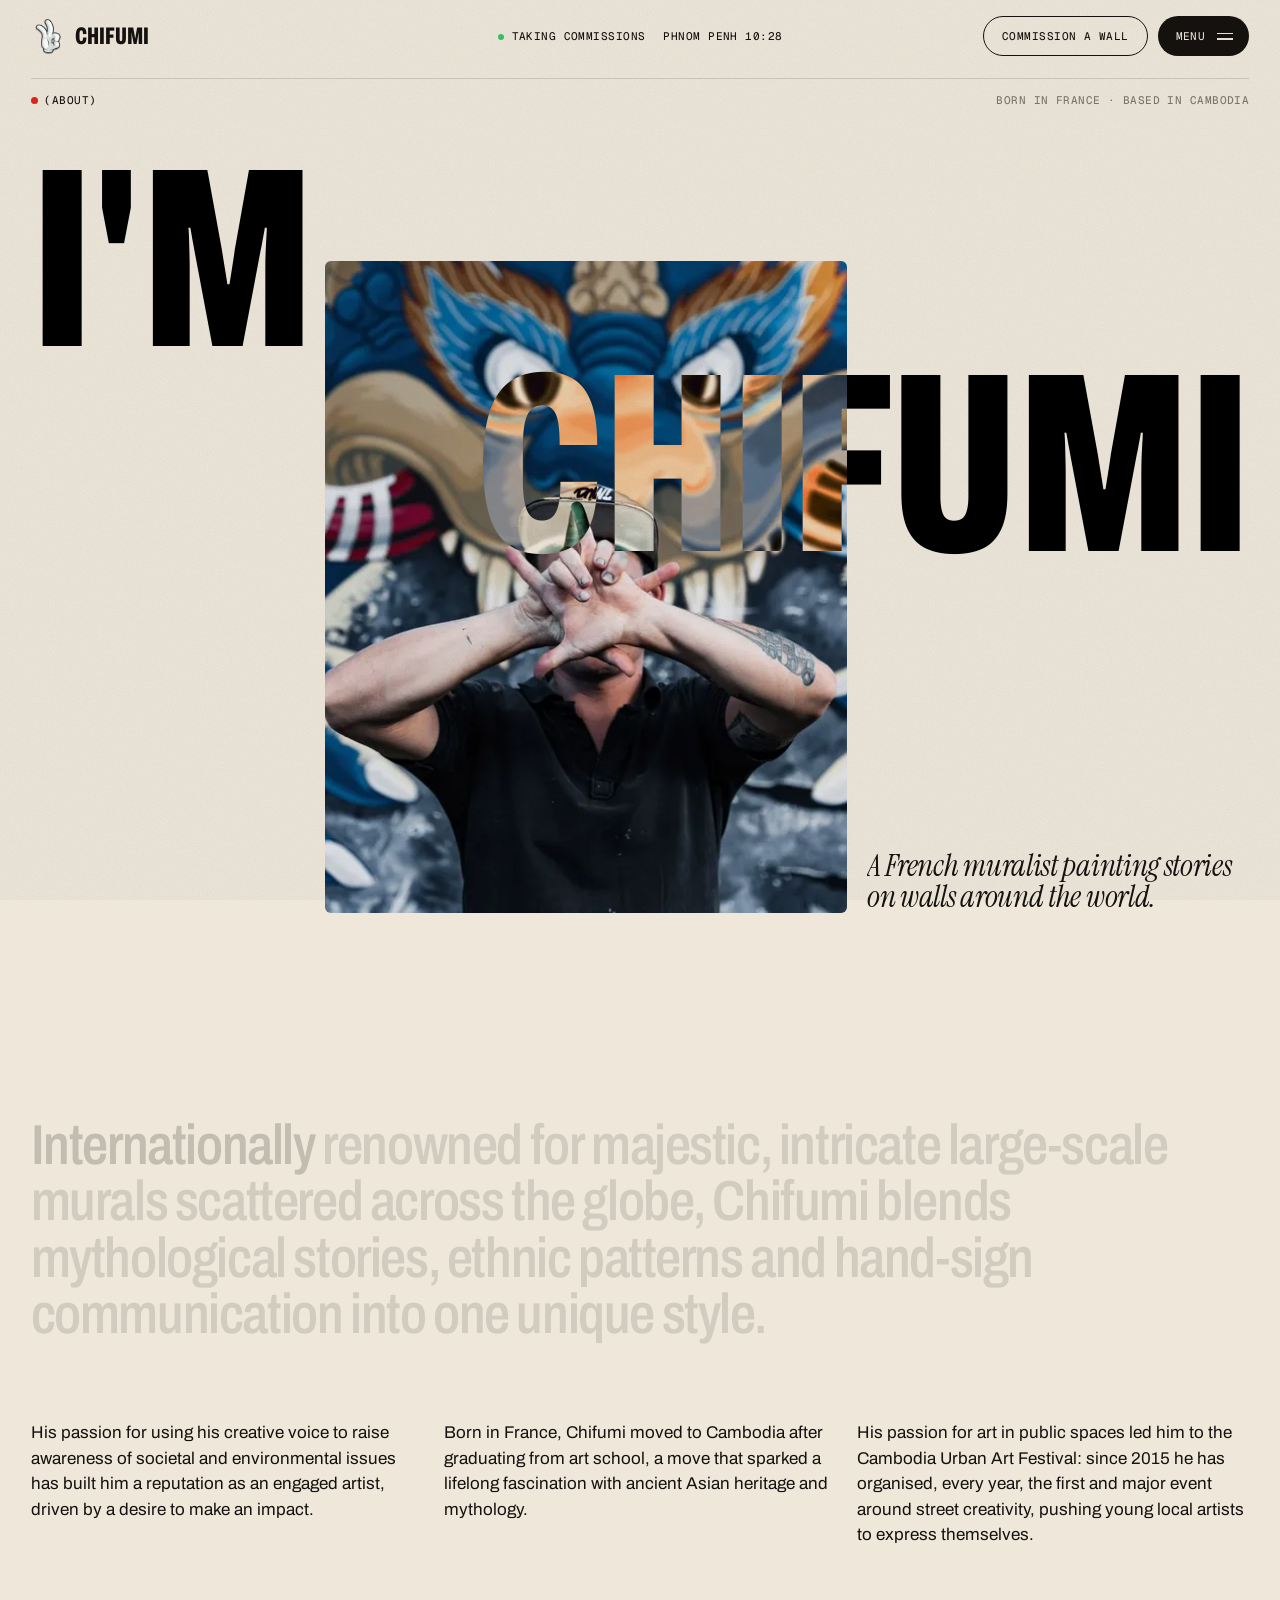
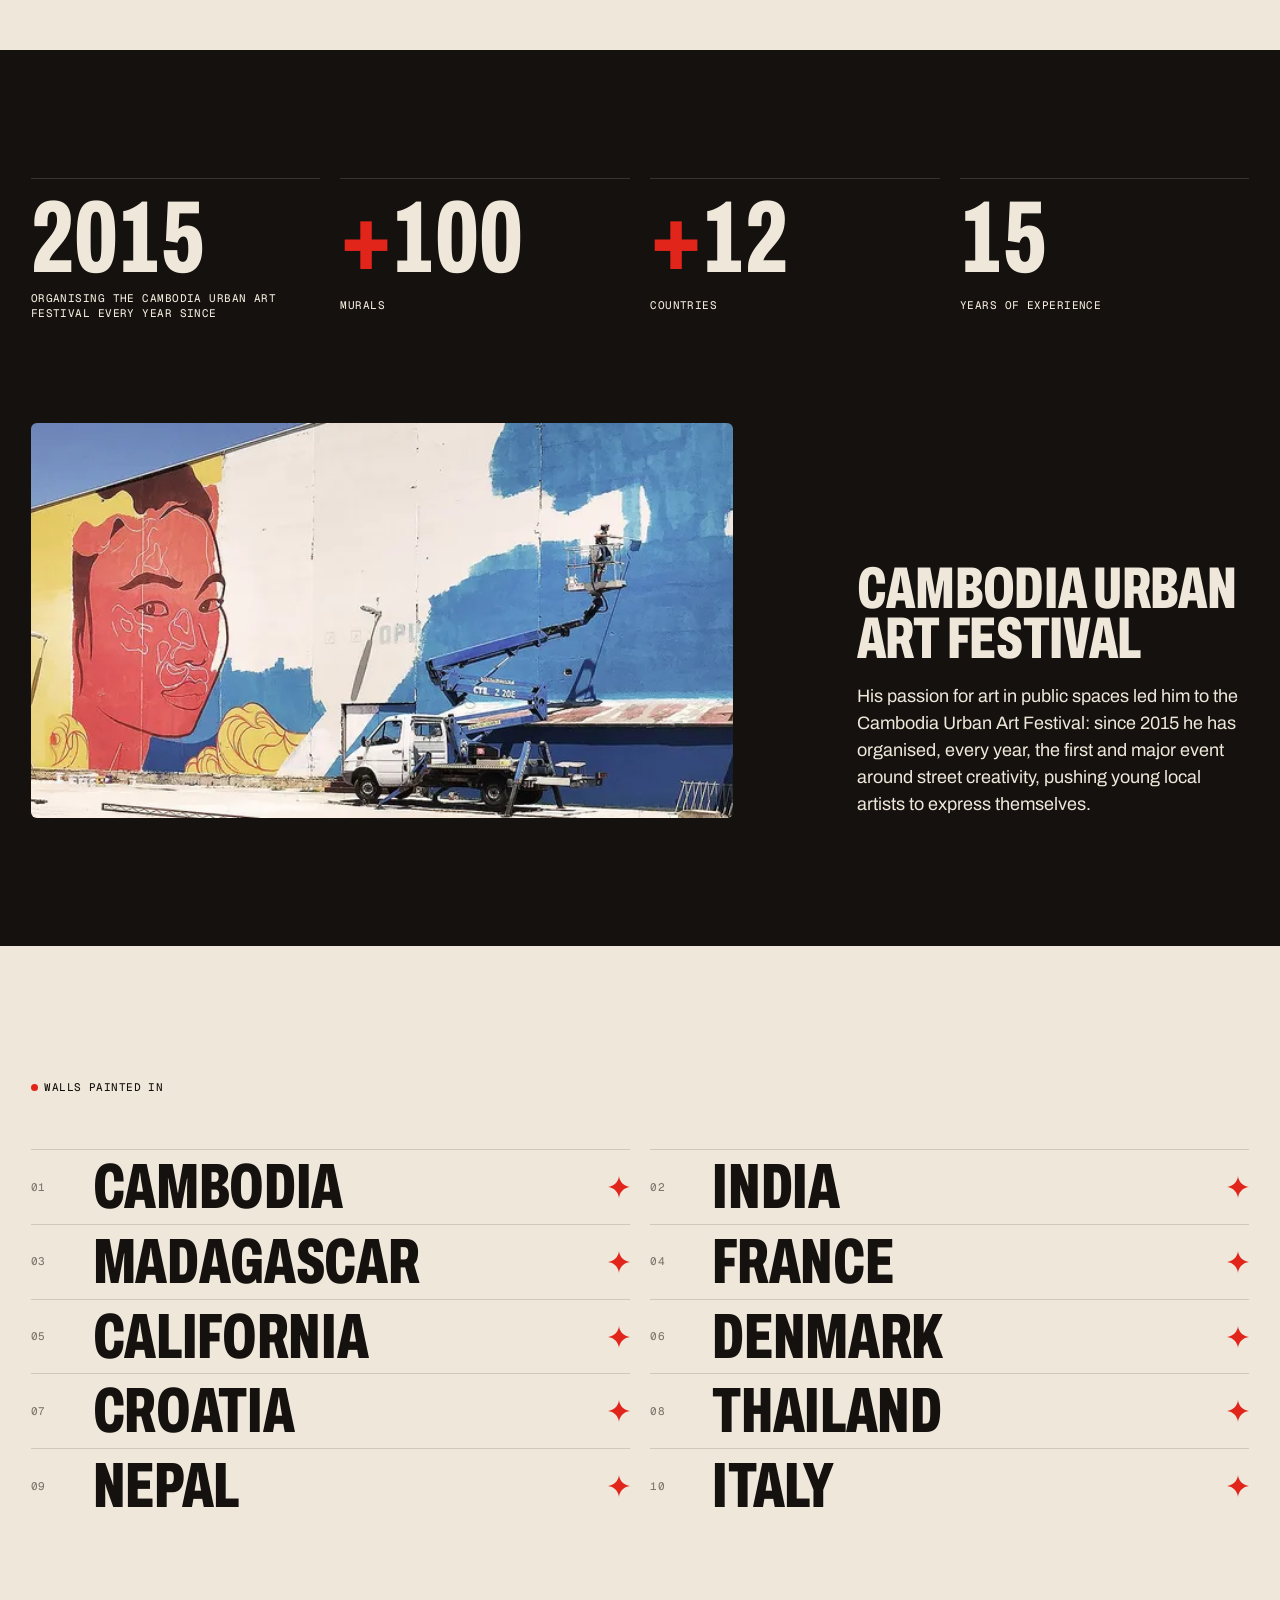
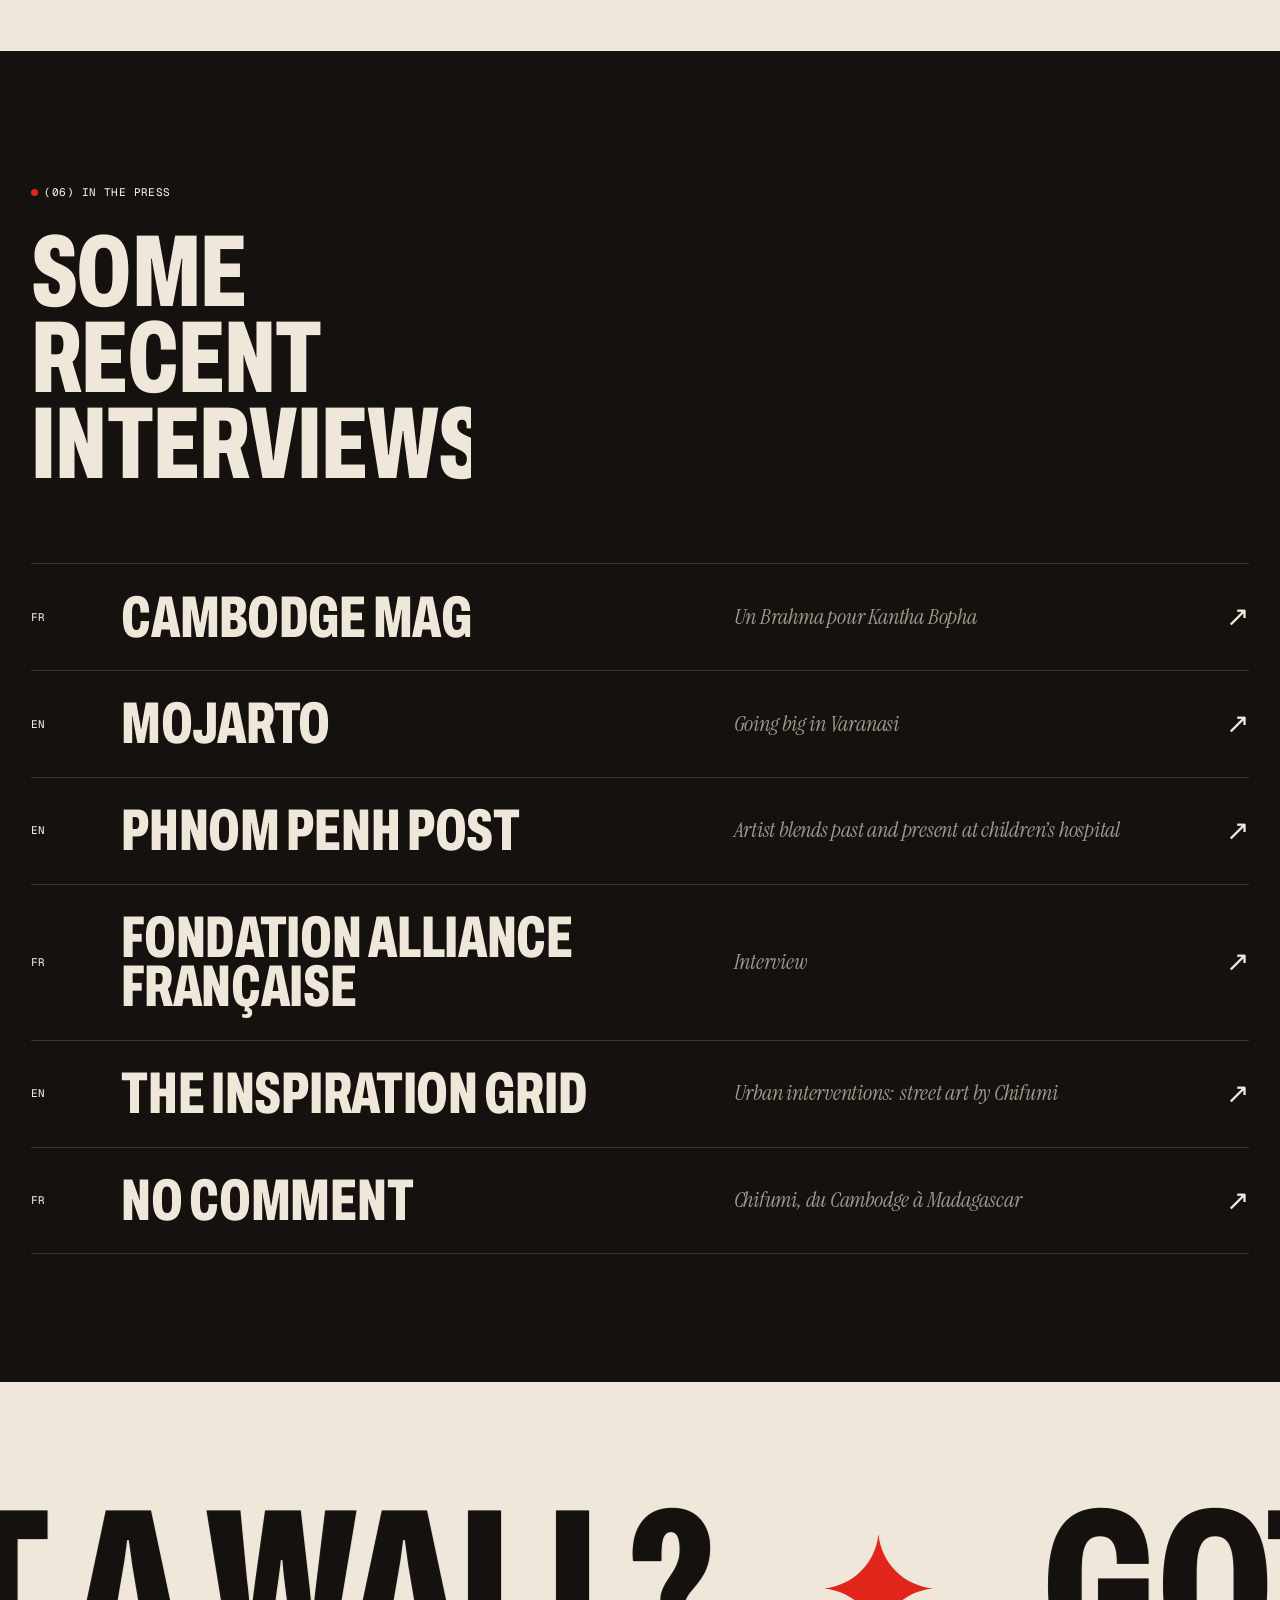
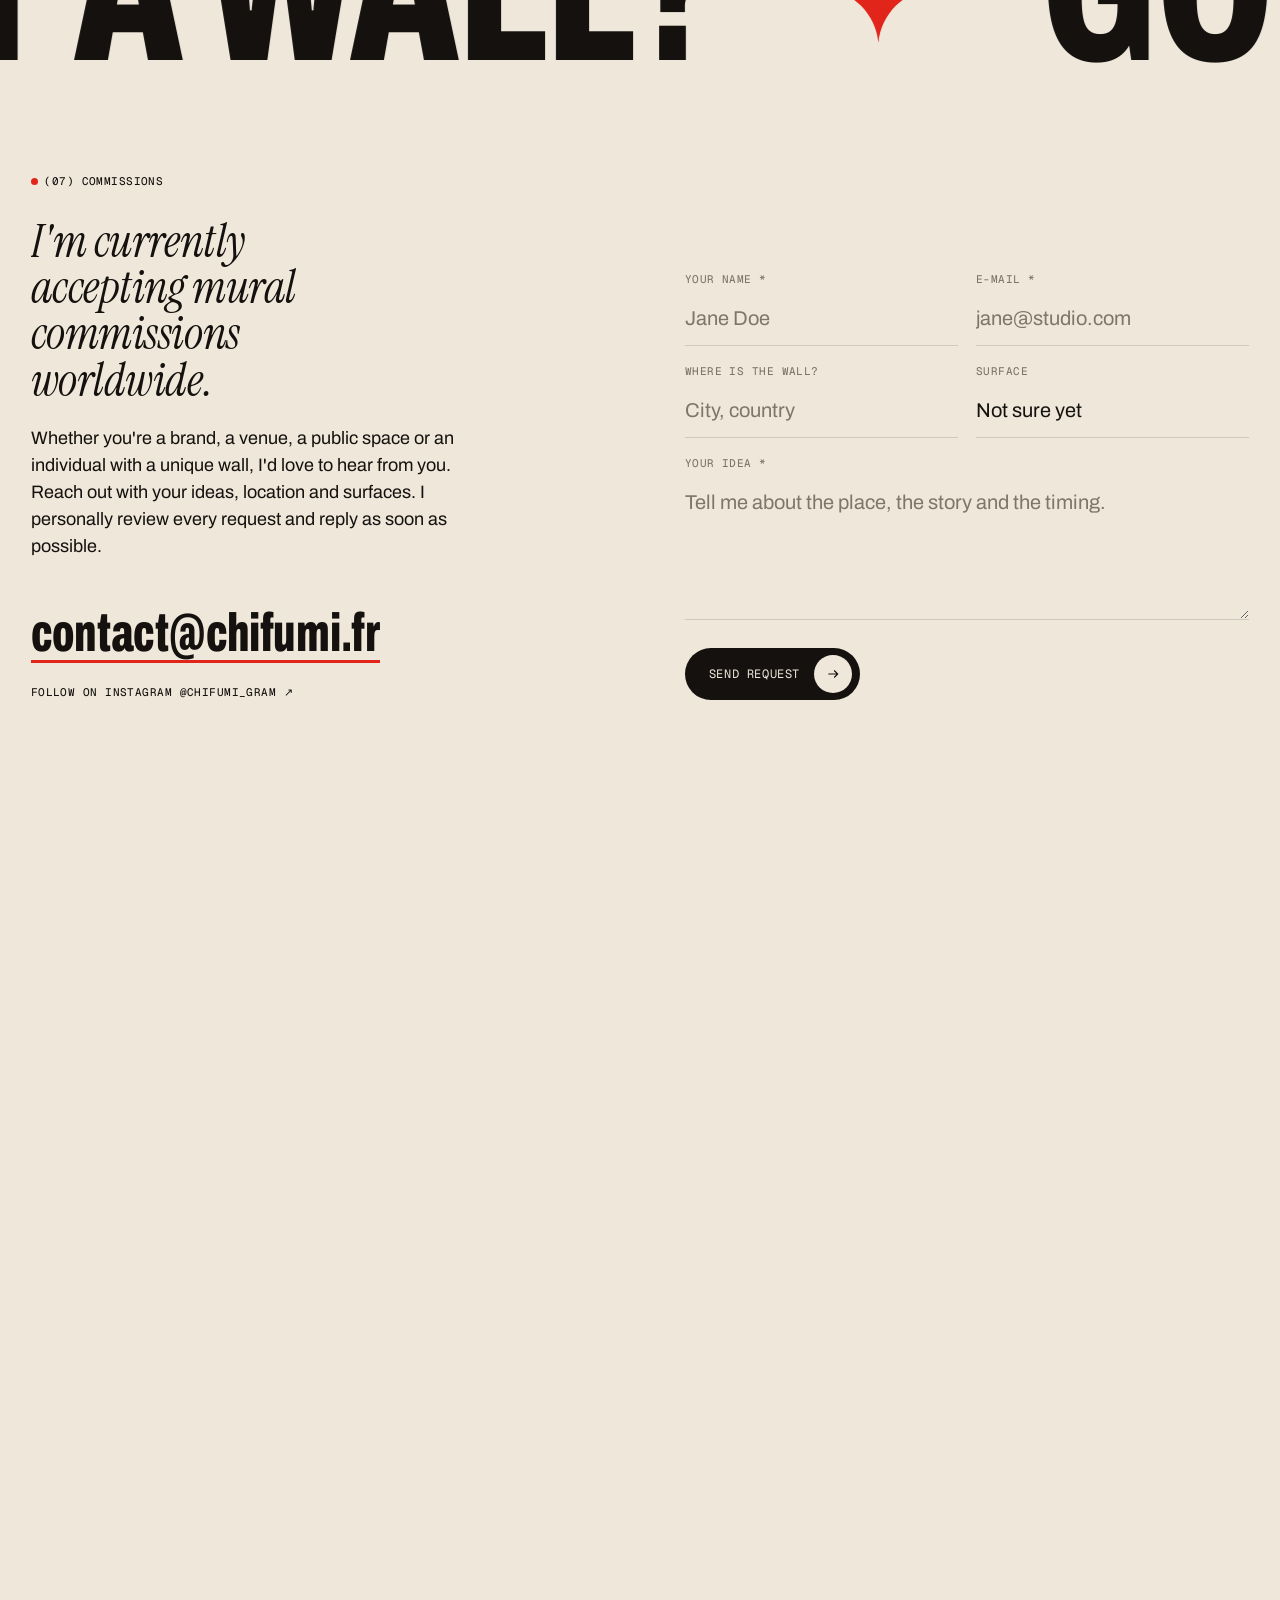
<file: about/index.html>
<!DOCTYPE html><html lang="en" data-page="about"><head><meta charset="utf-8"><meta name="viewport" content="width=device-width, initial-scale=1"><title>About — Chifumi</title><meta name="description" content="Chifumi is a French muralist based in Cambodia, organiser of the Cambodia Urban Art Festival since 2015."><meta name="robots" content="noindex"><link rel="canonical" href="https://www.chifumi.fr/about/"><link rel="icon" href="/_astro/hand-ok.COxfuZLB_Z1gmU56.webp" type="image/webp"><meta name="theme-color" content="#eee7da"><meta property="og:type" content="website"><meta property="og:title" content="About — Chifumi"><meta property="og:description" content="Chifumi is a French muralist based in Cambodia, organiser of the Cambodia Urban Art Festival since 2015."><meta property="og:image" content="https://www.chifumi.fr/_astro/portrait.BTRjmh0K_1JOUBQ.webp"><meta name="twitter:card" content="summary_large_image"><script>
      (function () {
        var d = document.documentElement;
        d.classList.add('js');
        if (window.matchMedia('(prefers-reduced-motion: reduce)').matches) d.classList.add('reduced');
        try {
          if (sessionStorage.getItem('chifumi:pt') === '1') d.classList.add('pt-in');
        } catch (e) {}
      })();
    </script><link rel="stylesheet" href="/_astro/Contact.BHq7Zjxk.css"></head><body><a class="sr-only" href="#main">Skip to content</a><header class="nav" data-nav data-theme="paper"><a href="/" class="nav__logo" aria-label="Chifumi, home"><img src="/_astro/hand-ok.COxfuZLB_GmJD8.webp" srcset="/_astro/hand-ok.COxfuZLB_1OeGLb.webp 96w, /_astro/hand-ok.COxfuZLB_GmJD8.webp 1078w" alt sizes="34px" loading="eager" decoding="async" width="1078" height="1099" class="nav__hand"><span class="nav__name">Chifumi</span></a><p class="nav__meta mono" aria-hidden="true"><span><i class="dot"></i>Taking commissions</span><span>Phnom Penh <time data-clock>--:--</time></span></p><div class="nav__right"><a class="nav__cta mono" href="/#contact">Commission a wall</a><button class="nav__menu mono" type="button" data-menu-toggle aria-expanded="false" aria-controls="menu"><span data-menu-word>Menu</span><span class="nav__burger" aria-hidden="true"><i></i><i></i></span></button></div></header><div class="menu" id="menu" data-menu aria-hidden="true"><div class="menu__body"><nav class="menu__links" aria-label="Main"><a class="menu__link" href="/murals" data-menu-link="0"><span class="menu__num mono">01</span><span class="menu__label display"><span>Murals</span></span></a><a class="menu__link" href="/collaborations" data-menu-link="1"><span class="menu__num mono">02</span><span class="menu__label display"><span>Collaborations</span></span></a><a class="menu__link" href="/augmented-reality" data-menu-link="2"><span class="menu__num mono">03</span><span class="menu__label display"><span>Augmented Reality</span></span></a><a class="menu__link" href="/shop" data-menu-link="3"><span class="menu__num mono">04</span><span class="menu__label display"><span>Shop</span></span></a><a class="menu__link" href="/about" data-menu-link="4" aria-current="page"><span class="menu__num mono">05</span><span class="menu__label display"><span>About</span></span></a></nav><div class="menu__preview" aria-hidden="true"><img src="/_astro/mudra-chennai-2022.BFIb-A4q_1KmaWN.webp" srcset="/_astro/mudra-chennai-2022.BFIb-A4q_Z2qi5vQ.webp 600w, /_astro/mudra-chennai-2022.BFIb-A4q_6E5PI.webp 900w, /_astro/mudra-chennai-2022.BFIb-A4q_1KmaWN.webp 1400w" alt sizes="40vw" loading="lazy" decoding="async" data-menu-img="0" width="1400" height="1400" class="is-active"><img src="/_astro/coca-cola-cans.B_9gsMuD_1BxD9Y.webp" srcset="/_astro/coca-cola-cans.B_9gsMuD_1EvPi8.webp 600w, /_astro/coca-cola-cans.B_9gsMuD_1EoLRU.webp 900w, /_astro/coca-cola-cans.B_9gsMuD_1BxD9Y.webp 1400w" alt sizes="40vw" loading="lazy" decoding="async" data-menu-img="1" width="1400" height="1400" class><img src="/_astro/vol-phone.CWaRfnoE_Z1yt1GN.webp" srcset="/_astro/vol-phone.CWaRfnoE_21EJGc.webp 600w, /_astro/vol-phone.CWaRfnoE_Z2rwtz3.webp 900w, /_astro/vol-phone.CWaRfnoE_Z1yt1GN.webp 1400w" alt sizes="40vw" loading="lazy" decoding="async" data-menu-img="2" width="1400" height="1400" class><img src="/_astro/kunthea-2.DTrwBMWk_Z1NgR6P.webp" srcset="/_astro/kunthea-2.DTrwBMWk_Z2m10zr.webp 600w, /_astro/kunthea-2.DTrwBMWk_Z1NgR6P.webp 800w" alt sizes="40vw" loading="lazy" decoding="async" data-menu-img="3" width="800" height="739" class><img src="/_astro/portrait.BTRjmh0K_Z17EoxR.webp" srcset="/_astro/portrait.BTRjmh0K_ZW0oWL.webp 600w, /_astro/portrait.BTRjmh0K_XfWDG.webp 900w, /_astro/portrait.BTRjmh0K_Z17EoxR.webp 1103w" alt sizes="40vw" loading="lazy" decoding="async" data-menu-img="4" width="1103" height="1400" class></div></div><div class="menu__foot mono"><a href="mailto:contact@chifumi.fr">contact@chifumi.fr</a><a href="https://www.instagram.com/chifumi_gram/" target="_blank" rel="noopener">Instagram @chifumi_gram</a><span>Phnom Penh, Cambodia — <time data-clock>--:--</time></span></div></div><main id="main"><section class="ahero" data-theme="paper"><div class="ahero__top wrap"><p class="mono label">(About)</p><p class="mono muted">Born in France · Based in Cambodia</p></div><h1 class="ahero__title display wrap"><span class="split-line"><span data-rise>I'm</span></span><span class="split-line"><span data-rise>Chifumi</span></span></h1><div class="ahero__portrait frame frame--parallax" data-clip-reveal><img src="/_astro/portrait.BTRjmh0K_Z17EoxR.webp" srcset="/_astro/portrait.BTRjmh0K_ZW0oWL.webp 600w, /_astro/portrait.BTRjmh0K_XfWDG.webp 900w, /_astro/portrait.BTRjmh0K_Z17EoxR.webp 1103w" alt="Chifumi making a hand sign in front of one of his murals" sizes="(max-width: 860px) 100vw, 40vw" loading="eager" decoding="async" data-parallax="10" width="1103" height="1400"></div><p class="ahero__sub serif wrap" data-split-lines>A French muralist painting stories on walls around the world.</p></section><section class="abio wrap" data-theme="paper"><p class="abio__lead" data-scrub-words>Internationally renowned for majestic, intricate large-scale murals scattered across the globe, Chifumi blends mythological stories, ethnic patterns and hand-sign communication into one unique style.</p><div class="abio__cols"><p data-fade>His passion for using his creative voice to raise awareness of societal and environmental issues has built him a reputation as an engaged artist, driven by a desire to make an impact.</p><p data-fade>Born in France, Chifumi moved to Cambodia after graduating from art school, a move that sparked a lifelong fascination with ancient Asian heritage and mythology.</p><p data-fade>His passion for art in public spaces led him to the Cambodia Urban Art Festival: since 2015 he has organised, every year, the first and major event around street creativity, pushing young local artists to express themselves.</p></div></section><section class="afacts is-ink" data-theme="ink"><div class="afacts__grid wrap"><div class="afact"><p class="afact__num display">2015</p><p class="mono">Organising the Cambodia Urban Art Festival every year since</p></div><div class="afact"><p class="afact__num display"><span class="stat__prefix">+</span><span data-count="100">100</span></p><p class="mono">Murals</p></div><div class="afact"><p class="afact__num display"><span class="stat__prefix">+</span><span data-count="12">12</span></p><p class="mono">Countries</p></div><div class="afact"><p class="afact__num display"><span class="stat__prefix"></span><span data-count="15">15</span></p><p class="mono">Years of experience</p></div></div><div class="afacts__festival wrap"><div class="frame afacts__img" data-clip-reveal><img src="/_astro/painting-wall.CyXZKyS9_ReFhN.webp" srcset="/_astro/painting-wall.CyXZKyS9_F6GNQ.webp 800w, /_astro/painting-wall.CyXZKyS9_1BvzJ.webp 1300w, /_astro/painting-wall.CyXZKyS9_ReFhN.webp 1370w" alt="A mural in progress, painted from a lift" sizes="(max-width: 860px) 100vw, 55vw" loading="lazy" decoding="async" width="1370" height="570"></div><div class="afacts__text"><h2 class="afacts__title display" data-split-lines>Cambodia Urban Art Festival</h2><p data-fade>His passion for art in public spaces led him to the Cambodia Urban Art Festival: since 2015 he has organised, every year, the first and major event around street creativity, pushing young local artists to express themselves.</p></div></div></section><section class="acountries" data-theme="paper"><p class="mono label wrap">Walls painted in</p><ul class="acountries__list wrap"><li data-fade><span class="mono muted">01</span><span class="display">Cambodia</span><svg class="acountries__star" viewBox="0 0 24 24" aria-hidden="true"><path fill="currentColor" d="M12 0c.6 6.4 5.6 11.4 12 12-6.4.6-11.4 5.6-12 12-.6-6.4-5.6-11.4-12-12C6.4 11.4 11.4 6.4 12 0Z"></path></svg></li><li data-fade><span class="mono muted">02</span><span class="display">India</span><svg class="acountries__star" viewBox="0 0 24 24" aria-hidden="true"><path fill="currentColor" d="M12 0c.6 6.4 5.6 11.4 12 12-6.4.6-11.4 5.6-12 12-.6-6.4-5.6-11.4-12-12C6.4 11.4 11.4 6.4 12 0Z"></path></svg></li><li data-fade><span class="mono muted">03</span><span class="display">Madagascar</span><svg class="acountries__star" viewBox="0 0 24 24" aria-hidden="true"><path fill="currentColor" d="M12 0c.6 6.4 5.6 11.4 12 12-6.4.6-11.4 5.6-12 12-.6-6.4-5.6-11.4-12-12C6.4 11.4 11.4 6.4 12 0Z"></path></svg></li><li data-fade><span class="mono muted">04</span><span class="display">France</span><svg class="acountries__star" viewBox="0 0 24 24" aria-hidden="true"><path fill="currentColor" d="M12 0c.6 6.4 5.6 11.4 12 12-6.4.6-11.4 5.6-12 12-.6-6.4-5.6-11.4-12-12C6.4 11.4 11.4 6.4 12 0Z"></path></svg></li><li data-fade><span class="mono muted">05</span><span class="display">California</span><svg class="acountries__star" viewBox="0 0 24 24" aria-hidden="true"><path fill="currentColor" d="M12 0c.6 6.4 5.6 11.4 12 12-6.4.6-11.4 5.6-12 12-.6-6.4-5.6-11.4-12-12C6.4 11.4 11.4 6.4 12 0Z"></path></svg></li><li data-fade><span class="mono muted">06</span><span class="display">Denmark</span><svg class="acountries__star" viewBox="0 0 24 24" aria-hidden="true"><path fill="currentColor" d="M12 0c.6 6.4 5.6 11.4 12 12-6.4.6-11.4 5.6-12 12-.6-6.4-5.6-11.4-12-12C6.4 11.4 11.4 6.4 12 0Z"></path></svg></li><li data-fade><span class="mono muted">07</span><span class="display">Croatia</span><svg class="acountries__star" viewBox="0 0 24 24" aria-hidden="true"><path fill="currentColor" d="M12 0c.6 6.4 5.6 11.4 12 12-6.4.6-11.4 5.6-12 12-.6-6.4-5.6-11.4-12-12C6.4 11.4 11.4 6.4 12 0Z"></path></svg></li><li data-fade><span class="mono muted">08</span><span class="display">Thailand</span><svg class="acountries__star" viewBox="0 0 24 24" aria-hidden="true"><path fill="currentColor" d="M12 0c.6 6.4 5.6 11.4 12 12-6.4.6-11.4 5.6-12 12-.6-6.4-5.6-11.4-12-12C6.4 11.4 11.4 6.4 12 0Z"></path></svg></li><li data-fade><span class="mono muted">09</span><span class="display">Nepal</span><svg class="acountries__star" viewBox="0 0 24 24" aria-hidden="true"><path fill="currentColor" d="M12 0c.6 6.4 5.6 11.4 12 12-6.4.6-11.4 5.6-12 12-.6-6.4-5.6-11.4-12-12C6.4 11.4 11.4 6.4 12 0Z"></path></svg></li><li data-fade><span class="mono muted">10</span><span class="display">Italy</span><svg class="acountries__star" viewBox="0 0 24 24" aria-hidden="true"><path fill="currentColor" d="M12 0c.6 6.4 5.6 11.4 12 12-6.4.6-11.4 5.6-12 12-.6-6.4-5.6-11.4-12-12C6.4 11.4 11.4 6.4 12 0Z"></path></svg></li></ul></section><section class="press is-ink" data-theme="ink"><header class="press__head wrap"><p class="mono label">(06) In the press</p><h2 class="press__title display" data-split-lines>Some recent interviews</h2></header><ul class="hlist wrap" data-hover-list><li><a href="https://www.cambodgemag.com/post/arts-siem-reap-un-brahma-pour-kantha-bopha" target="_blank" rel="noopener" data-preview="/_astro/cambodge-mag.cRbsb8A7_6ULhO.webp"><span class="hlist__lang mono">FR</span><span class="hlist__outlet display">Cambodge Mag</span><span class="hlist__title serif">Un Brahma pour Kantha Bopha</span><span class="hlist__arrow" aria-hidden="true">↗</span></a></li><li><a href="https://www.youtube.com/watch?v=KnEXLGtKzFM" target="_blank" rel="noopener" data-preview="/_astro/mojarto.q0SQeeVq_1iY7hj.webp"><span class="hlist__lang mono">EN</span><span class="hlist__outlet display">Mojarto</span><span class="hlist__title serif">Going big in Varanasi</span><span class="hlist__arrow" aria-hidden="true">↗</span></a></li><li><a href="https://www.phnompenhpost.com/post-in-depth/artist-blends-past-present-at-children-s-hospital" target="_blank" rel="noopener" data-preview="/_astro/phnom-penh-post.BCoYcJfV_JiYvd.webp"><span class="hlist__lang mono">EN</span><span class="hlist__outlet display">Phnom Penh Post</span><span class="hlist__title serif">Artist blends past and present at children’s hospital</span><span class="hlist__arrow" aria-hidden="true">↗</span></a></li><li><a href="https://www.fondation-alliancefr.org/?p=64568" target="_blank" rel="noopener" data-preview="/_astro/alliance-francaise.DFZGkugC_ZDW3wx.webp"><span class="hlist__lang mono">FR</span><span class="hlist__outlet display">Fondation Alliance Française</span><span class="hlist__title serif">Interview</span><span class="hlist__arrow" aria-hidden="true">↗</span></a></li><li><a href="https://theinspirationgrid.com/urban-interventions-street-art-by-chifumi-krohom/" target="_blank" rel="noopener" data-preview="/_astro/inspiration-grid.BWT9QAjG_PuoBw.webp"><span class="hlist__lang mono">EN</span><span class="hlist__outlet display">The Inspiration Grid</span><span class="hlist__title serif">Urban interventions: street art by Chifumi</span><span class="hlist__arrow" aria-hidden="true">↗</span></a></li><li><a href="https://www.nocomment.mg/chifumi-du-cambodge-a-madagascar/" target="_blank" rel="noopener" data-preview="/_astro/no-comment.CD47jMZk_aQuoR.webp"><span class="hlist__lang mono">FR</span><span class="hlist__outlet display">No Comment</span><span class="hlist__title serif">Chifumi, du Cambodge à Madagascar</span><span class="hlist__arrow" aria-hidden="true">↗</span></a></li></ul><div class="hpreview" data-hover-preview aria-hidden="true"></div></section><section class="contact" id="contact" data-theme="paper"><div class="contact__marquee marquee display" data-marquee data-speed="38" aria-hidden="true"><div class="marquee__inner"><span class="marquee__item">Got a wall?<svg class="marquee__sep" viewBox="0 0 24 24" aria-hidden="true"><path fill="currentColor" d="M12 0c.6 6.4 5.6 11.4 12 12-6.4.6-11.4 5.6-12 12-.6-6.4-5.6-11.4-12-12C6.4 11.4 11.4 6.4 12 0Z"></path></svg></span><span class="marquee__item">Got a wall?<svg class="marquee__sep" viewBox="0 0 24 24" aria-hidden="true"><path fill="currentColor" d="M12 0c.6 6.4 5.6 11.4 12 12-6.4.6-11.4 5.6-12 12-.6-6.4-5.6-11.4-12-12C6.4 11.4 11.4 6.4 12 0Z"></path></svg></span><span class="marquee__item">Got a wall?<svg class="marquee__sep" viewBox="0 0 24 24" aria-hidden="true"><path fill="currentColor" d="M12 0c.6 6.4 5.6 11.4 12 12-6.4.6-11.4 5.6-12 12-.6-6.4-5.6-11.4-12-12C6.4 11.4 11.4 6.4 12 0Z"></path></svg></span><span class="marquee__item">Got a wall?<svg class="marquee__sep" viewBox="0 0 24 24" aria-hidden="true"><path fill="currentColor" d="M12 0c.6 6.4 5.6 11.4 12 12-6.4.6-11.4 5.6-12 12-.6-6.4-5.6-11.4-12-12C6.4 11.4 11.4 6.4 12 0Z"></path></svg></span></div></div><h2 class="sr-only">Got a wall?</h2><div class="contact__grid wrap"><div class="contact__intro"><p class="mono label">(07) Commissions</p><p class="contact__lead serif" data-split-lines>I&#39;m currently accepting mural commissions worldwide.</p><p class="contact__text" data-fade>Whether you&#39;re a brand, a venue, a public space or an individual with a unique wall, I&#39;d love to hear from you. Reach out with your ideas, location and surfaces. I personally review every request and reply as soon as possible.</p><a class="contact__mail display" href="mailto:contact@chifumi.fr" data-magnetic><span>contact@chifumi.fr</span></a><a class="contact__ig mono link-u" href="https://www.instagram.com/chifumi_gram/" target="_blank" rel="noopener">Follow on Instagram @chifumi_gram ↗</a></div><form class="form contact__form" data-mail-form data-to="contact@chifumi.fr" novalidate><div class="form__row"><label class="field"><span class="mono muted">Your name *</span><input name="name" required autocomplete="name" placeholder="Jane Doe"></label><label class="field"><span class="mono muted">E-mail *</span><input name="email" type="email" required autocomplete="email" placeholder="jane@studio.com"></label></div><div class="form__row"><label class="field"><span class="mono muted">Where is the wall?</span><input name="location" placeholder="City, country"></label><label class="field"><span class="mono muted">Surface</span><select name="surface"><option value="">Not sure yet</option><option>Under 50 m²</option><option>50 – 200 m²</option><option>200 m² and up</option><option>Brand / product collaboration</option></select></label></div><label class="field"><span class="mono muted">Your idea *</span><textarea name="message" required rows="4" placeholder="Tell me about the place, the story and the timing."></textarea></label><div class="contact__submit"><button class="btn" type="submit" data-magnetic><span>Send request</span><span class="btn__icon"><svg viewBox="0 0 24 24" fill="none" stroke="currentColor" stroke-width="2" aria-hidden="true"><path d="M4 12h16M14 6l6 6-6 6"></path></svg></span></button><p class="form__note mono muted" data-form-note role="status"></p></div></form></div></section></main><div class="footer-wrap"><footer class="footer" data-footer data-theme="navy"><div class="footer__cols"><p class="footer__big display">Painting stories on walls around the world.</p><div class="footer__col"><p class="mono">Explore</p><a class="link-u" href="/murals">Murals</a><a class="link-u" href="/collaborations">Collaborations</a><a class="link-u" href="/augmented-reality">Augmented Reality</a><a class="link-u" href="/shop">Shop</a><a class="link-u" href="/about">About</a></div><div class="footer__col"><p class="mono">Connect</p><a class="link-u" href="mailto:contact@chifumi.fr">contact@chifumi.fr</a><a class="link-u" href="https://www.instagram.com/chifumi_gram/" target="_blank" rel="noopener">Instagram</a><a class="link-u" href="/#contact">Commission a wall</a></div><div class="footer__col"><p class="mono">Studio</p><p>Phnom Penh, Cambodia</p><p><time data-clock>--:--</time> local time</p></div></div><!-- his symbol for real: the mudra hand from his Kantha Bopha wall (tools/mudra_cutout.py) with the logo's lettering --><div class="footer__logo" data-footer-logo><img src="/_astro/hand-mudra.BkbbFhig_Z1XCfgE.webp" srcset="/_astro/hand-mudra.BkbbFhig_19aU5l.webp 360w, /_astro/hand-mudra.BkbbFhig_1zbhsT.webp 560w, /_astro/hand-mudra.BkbbFhig_Z1XCfgE.webp 809w" alt sizes="(max-width: 860px) 34vw, 18vw" loading="lazy" decoding="async" width="809" height="1449" class="footer__hand"><img src="/_astro/logo-lettering.EaQ6wWCX_ZbsLCH.webp" srcset="/_astro/logo-lettering.EaQ6wWCX_ZbsLCH.webp 335w" alt="Chifumi" sizes="(max-width: 860px) 22vw, 12vw" loading="lazy" decoding="async" width="335" height="558" class="footer__lettering"></div><div class="footer__bottom mono"><span>© 2026 Chifumi. All rights reserved.</span><span>Murals · Collaborations · Screen prints · Augmented reality</span><span class="footer__credit">Site by <a href="https://graphiq.art" target="_blank" rel="noopener" data-credit>GRAPHIQ Studio</a></span><!-- our signature: the GRAPHIQ ball peeks over the divider as the pointer gets close to the credit --><div class="sig" data-sig aria-hidden="true"><canvas></canvas></div></div></footer></div><div class="pt" data-pt aria-hidden="true"><img src="/_astro/hand-ok.COxfuZLB_GmJD8.webp" srcset="/_astro/hand-ok.COxfuZLB_dYkDg.webp 440w, /_astro/hand-ok.COxfuZLB_GmJD8.webp 1078w" alt sizes="220px" loading="eager" decoding="async" width="1078" height="1099"></div><script type="module" src="/_astro/Base.astro_astro_type_script_index_0_lang.BJHPPFi8.js"></script></body></html>
</file>
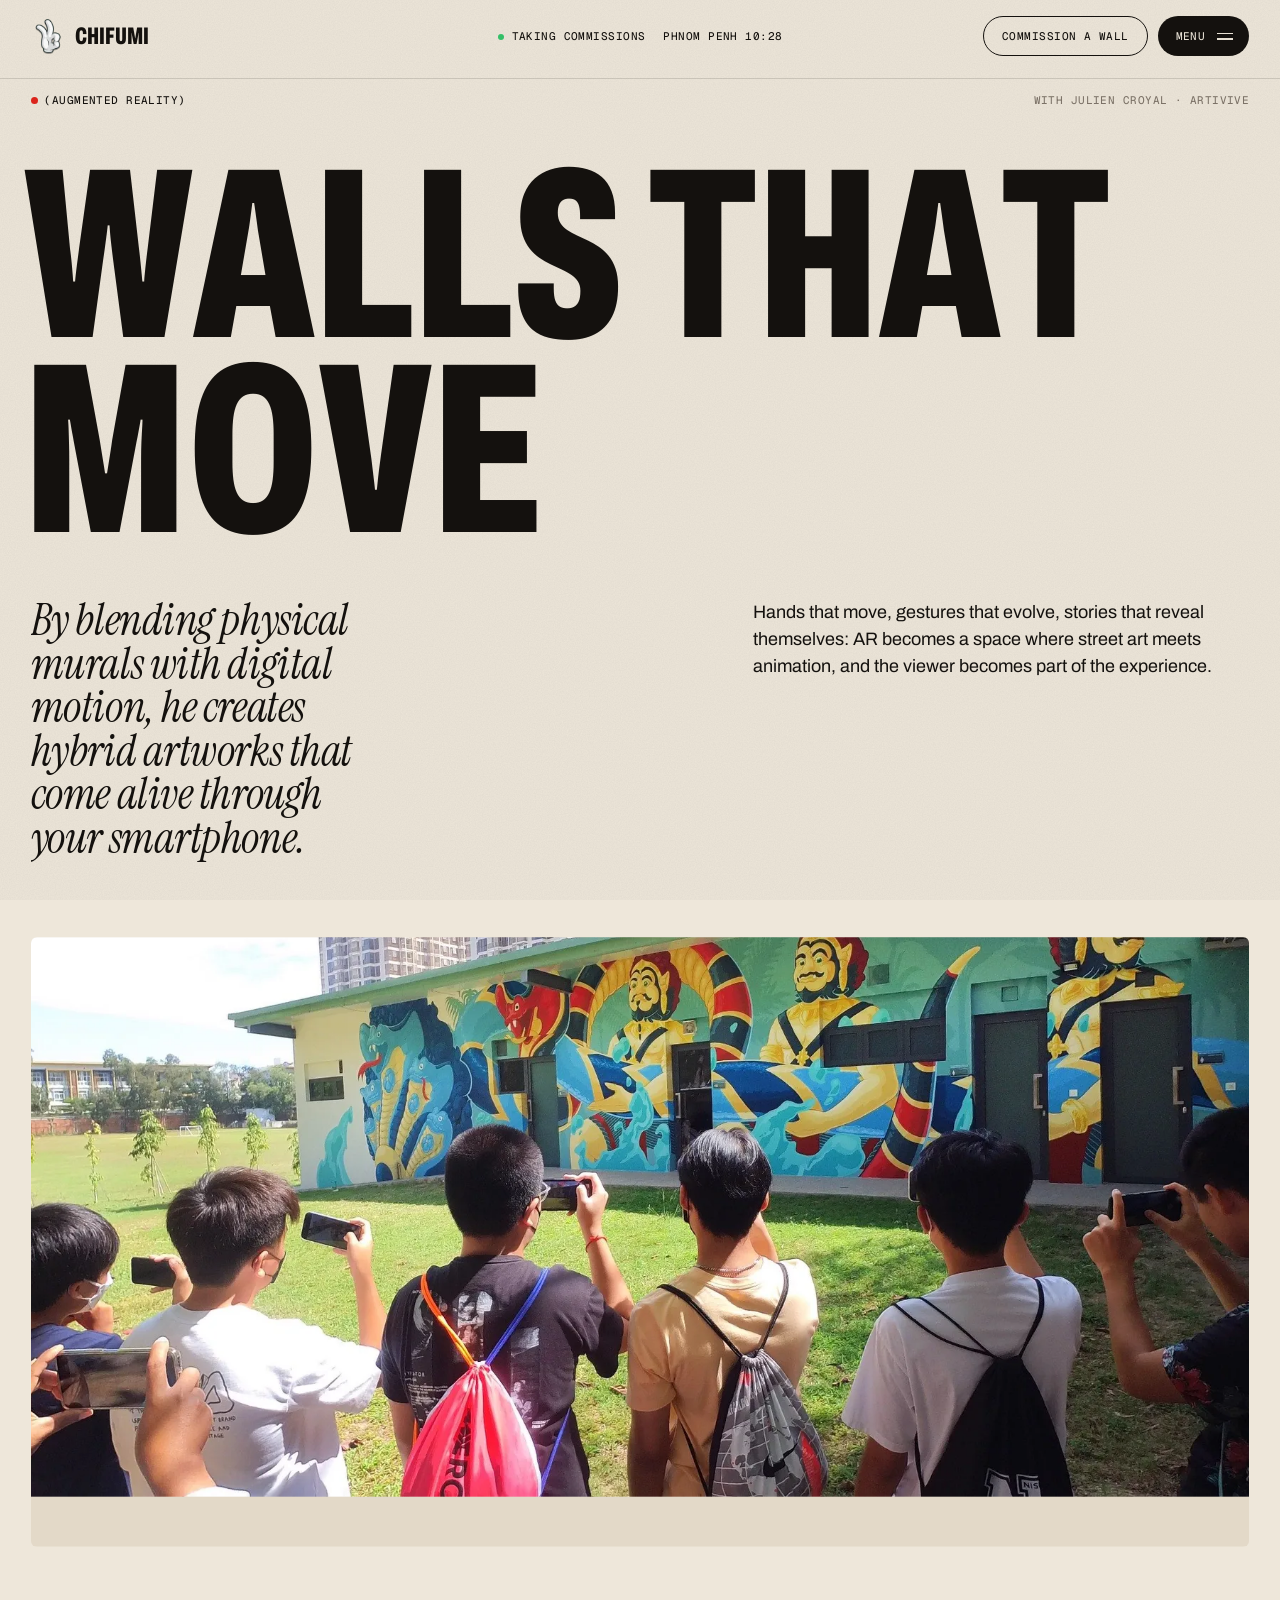
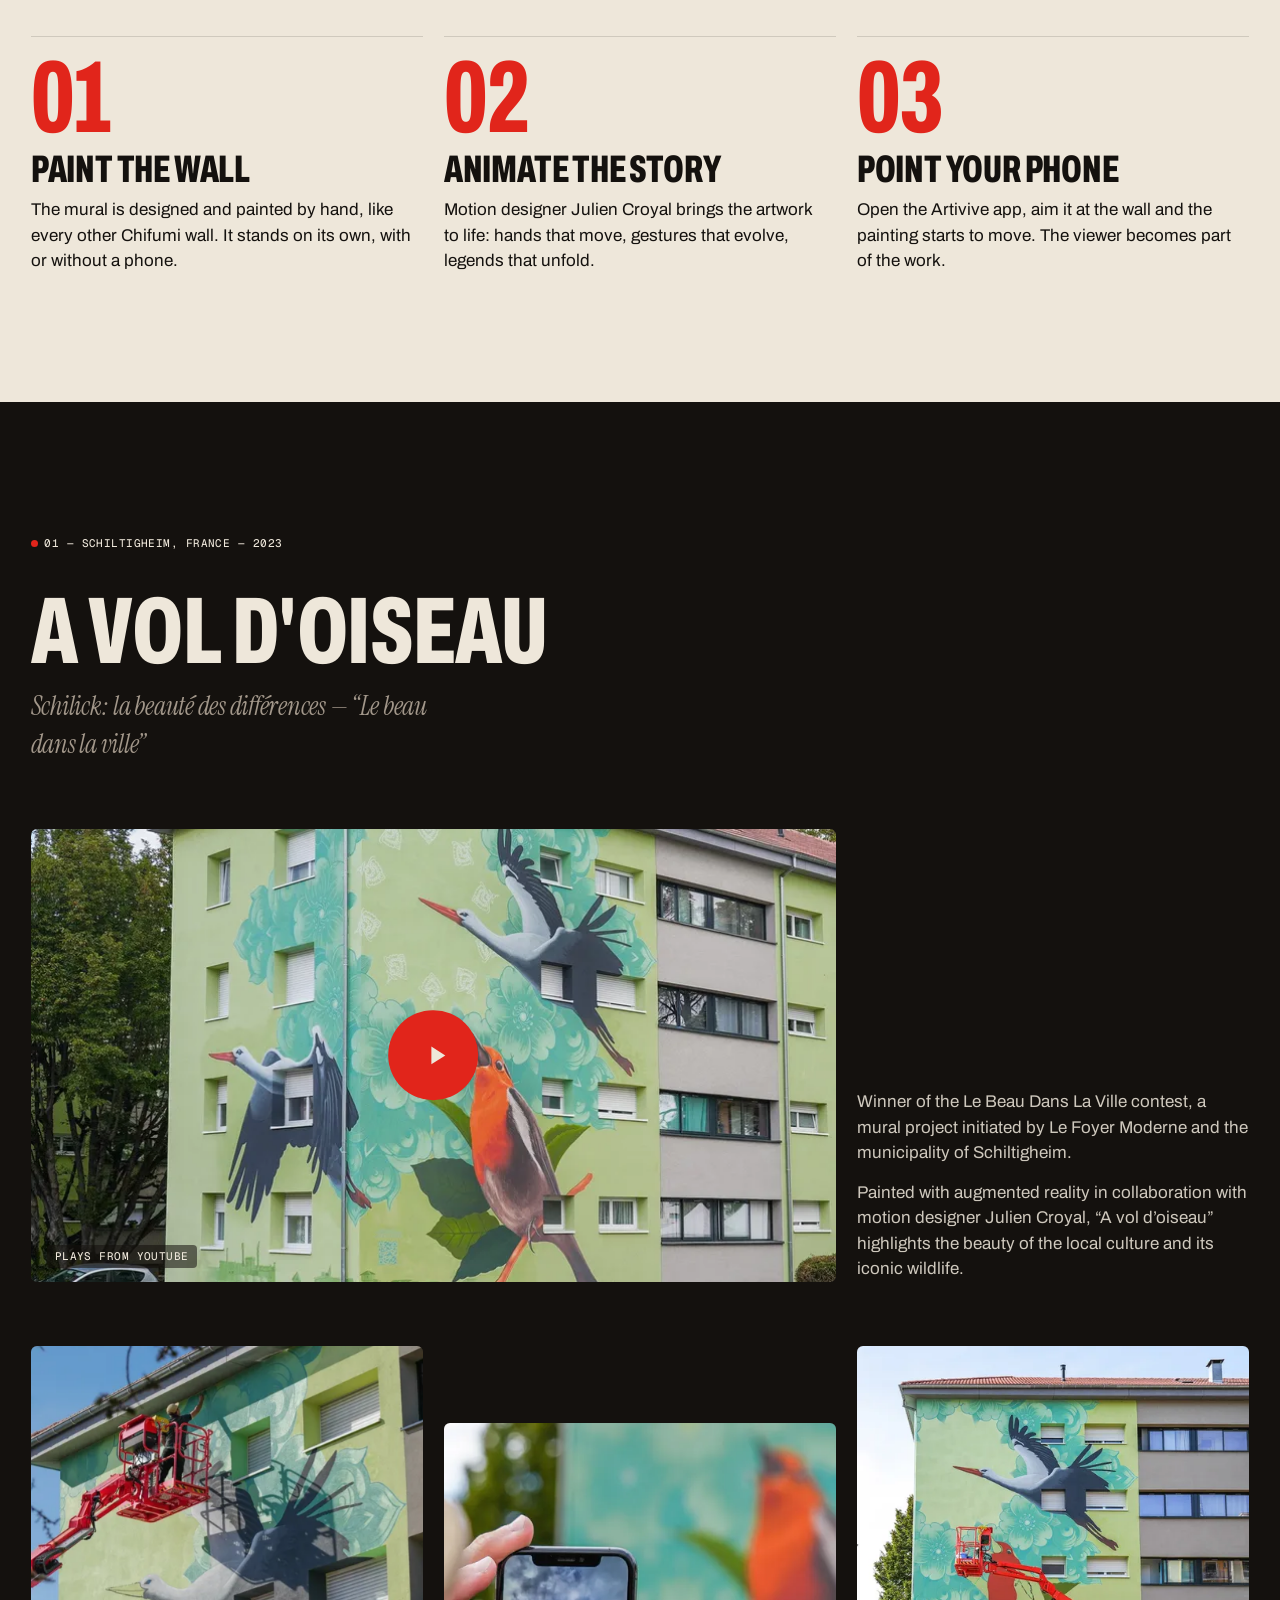
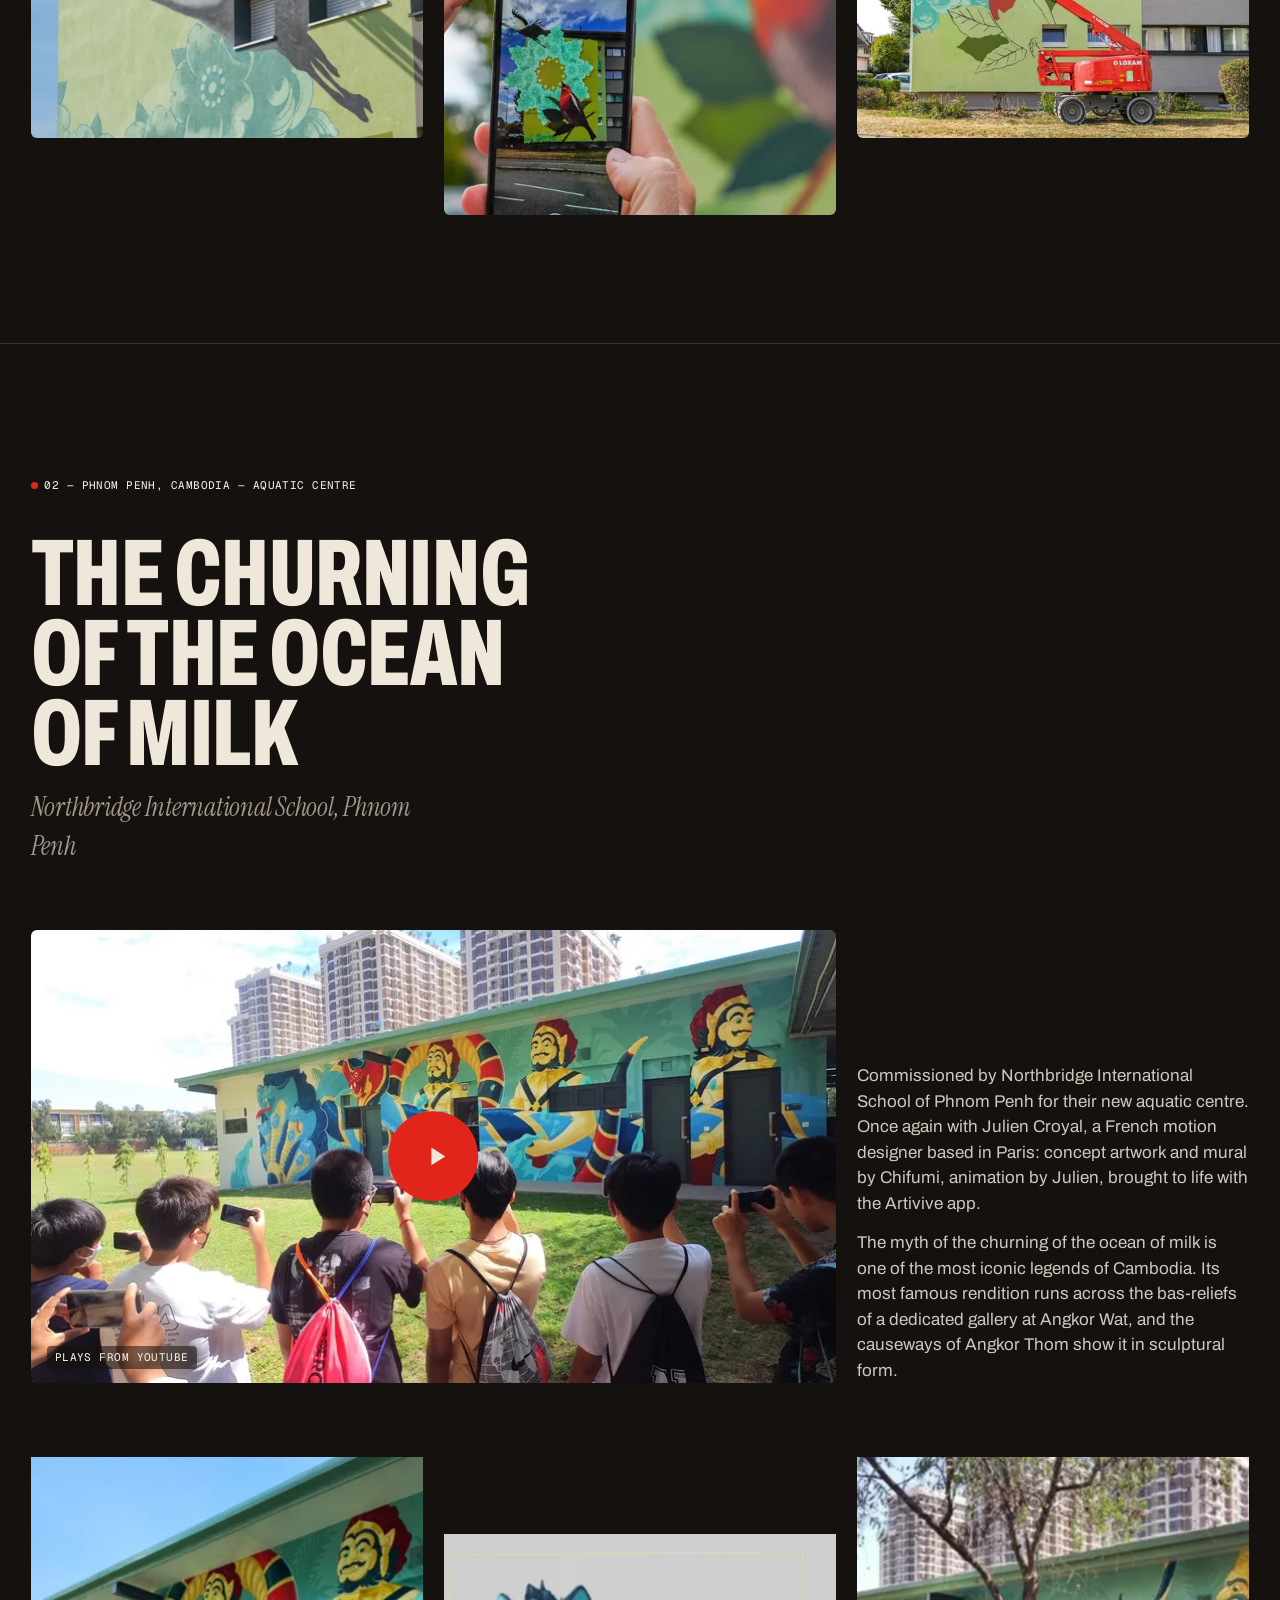
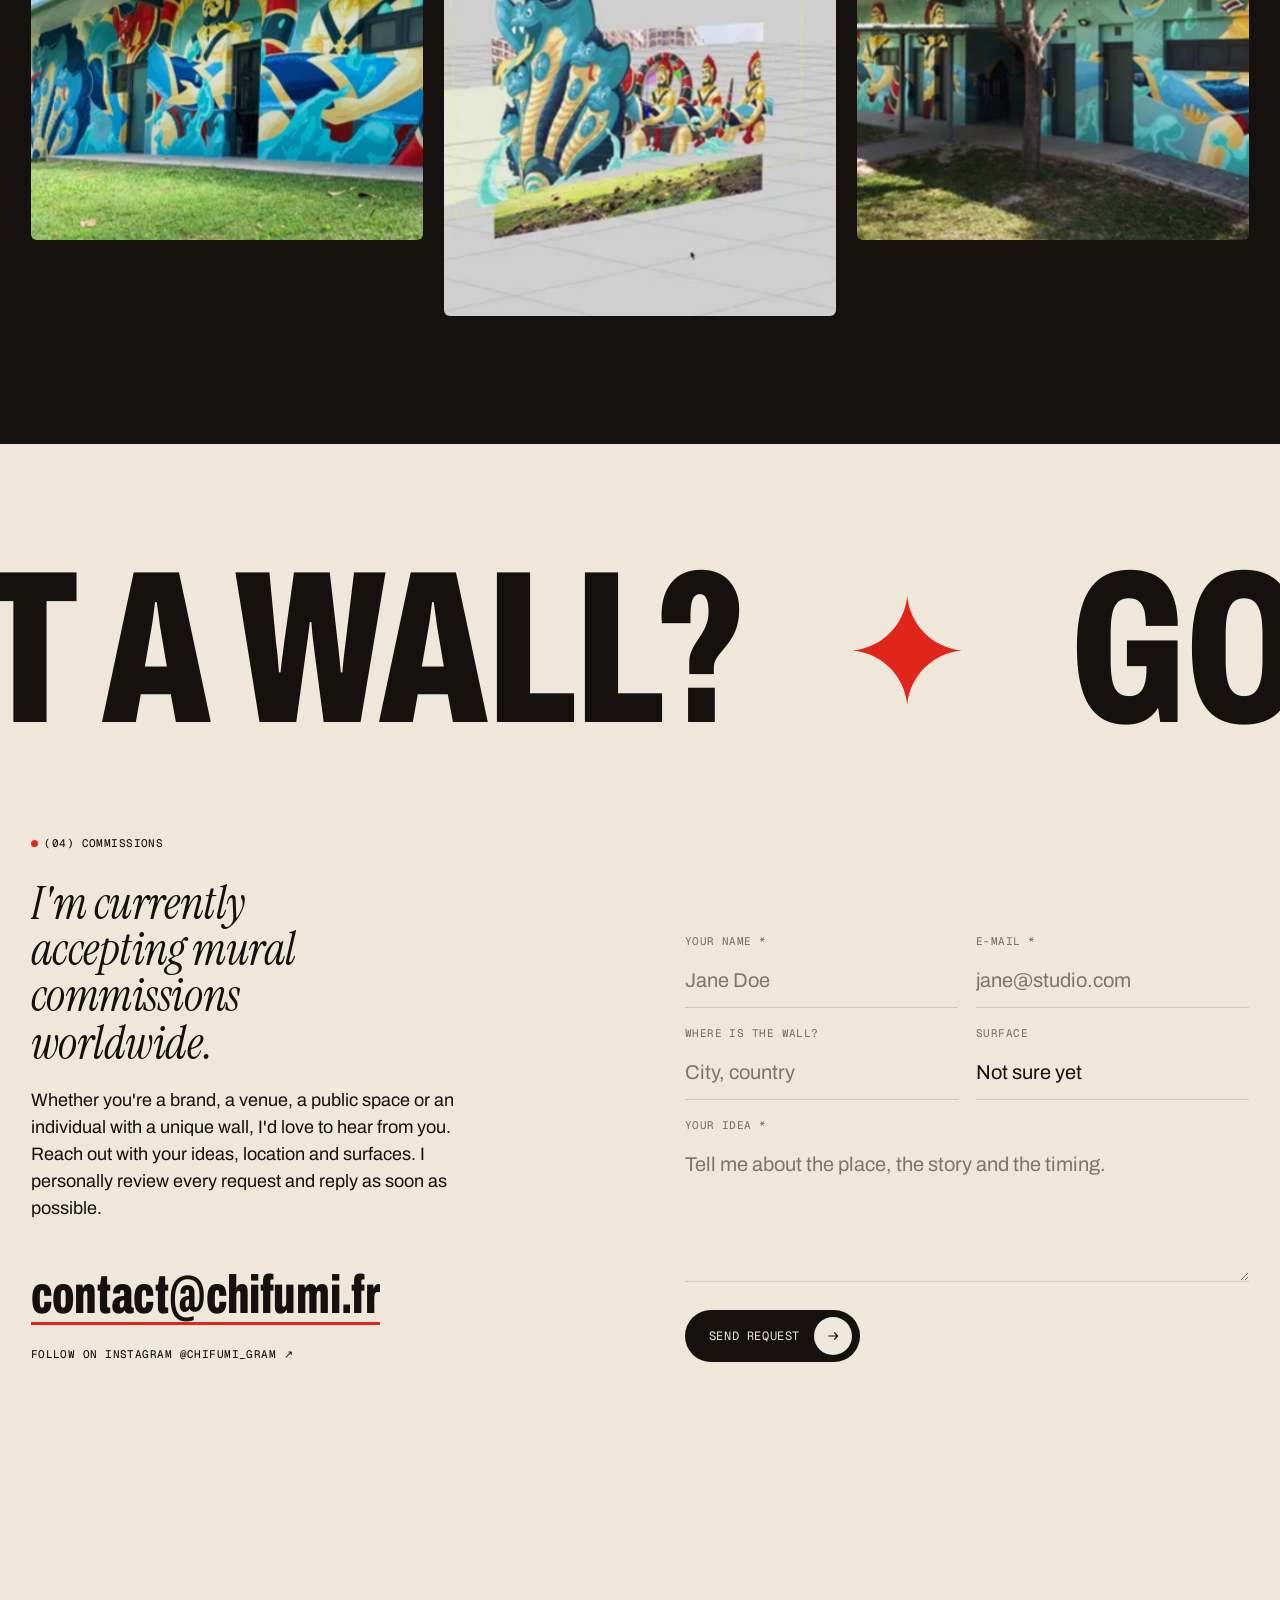
<file: augmented-reality/index.html>
<!DOCTYPE html><html lang="en" data-page="ar"><head><meta charset="utf-8"><meta name="viewport" content="width=device-width, initial-scale=1"><title>Augmented Reality — Chifumi</title><meta name="description" content="Augmented-reality murals by Chifumi with motion designer Julien Croyal: walls that come alive through your phone."><meta name="robots" content="noindex"><link rel="canonical" href="https://www.chifumi.fr/augmented-reality/"><link rel="icon" href="/_astro/hand-ok.COxfuZLB_Z1gmU56.webp" type="image/webp"><meta name="theme-color" content="#eee7da"><meta property="og:type" content="website"><meta property="og:title" content="Augmented Reality — Chifumi"><meta property="og:description" content="Augmented-reality murals by Chifumi with motion designer Julien Croyal: walls that come alive through your phone."><meta property="og:image" content="https://www.chifumi.fr/_astro/churning.BQ0hgNtU_162XCj.webp"><meta name="twitter:card" content="summary_large_image"><script>
      (function () {
        var d = document.documentElement;
        d.classList.add('js');
        if (window.matchMedia('(prefers-reduced-motion: reduce)').matches) d.classList.add('reduced');
        try {
          if (sessionStorage.getItem('chifumi:pt') === '1') d.classList.add('pt-in');
        } catch (e) {}
      })();
    </script><link rel="stylesheet" href="/_astro/Contact.BHq7Zjxk.css"></head><body><a class="sr-only" href="#main">Skip to content</a><header class="nav" data-nav data-theme="paper"><a href="/" class="nav__logo" aria-label="Chifumi, home"><img src="/_astro/hand-ok.COxfuZLB_GmJD8.webp" srcset="/_astro/hand-ok.COxfuZLB_1OeGLb.webp 96w, /_astro/hand-ok.COxfuZLB_GmJD8.webp 1078w" alt sizes="34px" loading="eager" decoding="async" width="1078" height="1099" class="nav__hand"><span class="nav__name">Chifumi</span></a><p class="nav__meta mono" aria-hidden="true"><span><i class="dot"></i>Taking commissions</span><span>Phnom Penh <time data-clock>--:--</time></span></p><div class="nav__right"><a class="nav__cta mono" href="/#contact">Commission a wall</a><button class="nav__menu mono" type="button" data-menu-toggle aria-expanded="false" aria-controls="menu"><span data-menu-word>Menu</span><span class="nav__burger" aria-hidden="true"><i></i><i></i></span></button></div></header><div class="menu" id="menu" data-menu aria-hidden="true"><div class="menu__body"><nav class="menu__links" aria-label="Main"><a class="menu__link" href="/murals" data-menu-link="0"><span class="menu__num mono">01</span><span class="menu__label display"><span>Murals</span></span></a><a class="menu__link" href="/collaborations" data-menu-link="1"><span class="menu__num mono">02</span><span class="menu__label display"><span>Collaborations</span></span></a><a class="menu__link" href="/augmented-reality" data-menu-link="2" aria-current="page"><span class="menu__num mono">03</span><span class="menu__label display"><span>Augmented Reality</span></span></a><a class="menu__link" href="/shop" data-menu-link="3"><span class="menu__num mono">04</span><span class="menu__label display"><span>Shop</span></span></a><a class="menu__link" href="/about" data-menu-link="4"><span class="menu__num mono">05</span><span class="menu__label display"><span>About</span></span></a></nav><div class="menu__preview" aria-hidden="true"><img src="/_astro/mudra-chennai-2022.BFIb-A4q_1KmaWN.webp" srcset="/_astro/mudra-chennai-2022.BFIb-A4q_Z2qi5vQ.webp 600w, /_astro/mudra-chennai-2022.BFIb-A4q_6E5PI.webp 900w, /_astro/mudra-chennai-2022.BFIb-A4q_1KmaWN.webp 1400w" alt sizes="40vw" loading="lazy" decoding="async" data-menu-img="0" width="1400" height="1400" class="is-active"><img src="/_astro/coca-cola-cans.B_9gsMuD_1BxD9Y.webp" srcset="/_astro/coca-cola-cans.B_9gsMuD_1EvPi8.webp 600w, /_astro/coca-cola-cans.B_9gsMuD_1EoLRU.webp 900w, /_astro/coca-cola-cans.B_9gsMuD_1BxD9Y.webp 1400w" alt sizes="40vw" loading="lazy" decoding="async" data-menu-img="1" width="1400" height="1400" class><img src="/_astro/vol-phone.CWaRfnoE_Z1yt1GN.webp" srcset="/_astro/vol-phone.CWaRfnoE_21EJGc.webp 600w, /_astro/vol-phone.CWaRfnoE_Z2rwtz3.webp 900w, /_astro/vol-phone.CWaRfnoE_Z1yt1GN.webp 1400w" alt sizes="40vw" loading="lazy" decoding="async" data-menu-img="2" width="1400" height="1400" class><img src="/_astro/kunthea-2.DTrwBMWk_Z1NgR6P.webp" srcset="/_astro/kunthea-2.DTrwBMWk_Z2m10zr.webp 600w, /_astro/kunthea-2.DTrwBMWk_Z1NgR6P.webp 800w" alt sizes="40vw" loading="lazy" decoding="async" data-menu-img="3" width="800" height="739" class><img src="/_astro/portrait.BTRjmh0K_Z17EoxR.webp" srcset="/_astro/portrait.BTRjmh0K_ZW0oWL.webp 600w, /_astro/portrait.BTRjmh0K_XfWDG.webp 900w, /_astro/portrait.BTRjmh0K_Z17EoxR.webp 1103w" alt sizes="40vw" loading="lazy" decoding="async" data-menu-img="4" width="1103" height="1400" class></div></div><div class="menu__foot mono"><a href="mailto:contact@chifumi.fr">contact@chifumi.fr</a><a href="https://www.instagram.com/chifumi_gram/" target="_blank" rel="noopener">Instagram @chifumi_gram</a><span>Phnom Penh, Cambodia — <time data-clock>--:--</time></span></div></div><main id="main"><section class="phero" data-theme="paper"><div class="phero__top wrap"><p class="mono label">(Augmented reality)</p><p class="mono muted">With Julien Croyal · Artivive</p></div><h1 class="phero__title display wrap" data-split-chars>Walls that move</h1><div class="phero__row wrap"><p class="phero__lead serif" data-split-lines>By blending physical murals with digital motion, he creates hybrid artworks that come alive through your smartphone.</p><p class="phero__text" data-fade>Hands that move, gestures that evolve, stories that reveal themselves: AR becomes a space where street art meets animation, and the viewer becomes part of the experience.</p></div><div class="phero__media wrap"><div class="frame frame--parallax" data-clip-reveal><img src="/_astro/churning.BQ0hgNtU_Z59q5J.webp" srcset="/_astro/churning.BQ0hgNtU_tE72I.webp 480w, /_astro/churning.BQ0hgNtU_Z26tRwM.webp 800w, /_astro/churning.BQ0hgNtU_Z1Lrlxp.webp 1200w, /_astro/churning.BQ0hgNtU_Z15bYdR.webp 1800w, /_astro/churning.BQ0hgNtU_Z59q5J.webp 2000w" alt="Students filming The Churning of the Ocean of Milk mural with their phones" sizes="100vw" loading="eager" decoding="async" data-parallax="14" width="2000" height="1125"></div></div></section><section class="steps wrap" data-theme="paper"><article class="step" data-fade><p class="step__n display">01</p><h2 class="step__t display">Paint the wall</h2><p class="step__d">The mural is designed and painted by hand, like every other Chifumi wall. It stands on its own, with or without a phone.</p></article><article class="step" data-fade><p class="step__n display">02</p><h2 class="step__t display">Animate the story</h2><p class="step__d">Motion designer Julien Croyal brings the artwork to life: hands that move, gestures that evolve, legends that unfold.</p></article><article class="step" data-fade><p class="step__n display">03</p><h2 class="step__t display">Point your phone</h2><p class="step__d">Open the Artivive app, aim it at the wall and the painting starts to move. The viewer becomes part of the work.</p></article></section><section class="arp is-ink" id="a-vol-doiseau" data-theme="ink"><div class="arp__head wrap"><p class="mono label">01 — Schiltigheim, France — 2023</p><h2 class="arp__title display" data-split-lines>A vol d&#39;oiseau</h2><p class="arp__sub serif" data-fade>Schilick: la beauté des différences — “Le beau dans la ville”</p></div><div class="arp__body wrap"><div class="arp__video frame" data-yt="J2fqKScikr0"><img src="/_astro/a-vol-doiseau-schiltigheim-2023.DIJgyquD_Z1blDKL.webp" srcset="/_astro/a-vol-doiseau-schiltigheim-2023.DIJgyquD_ZlRxMC.webp 800w, /_astro/a-vol-doiseau-schiltigheim-2023.DIJgyquD_yiNQi.webp 1200w, /_astro/a-vol-doiseau-schiltigheim-2023.DIJgyquD_Z1blDKL.webp 1500w" alt="A vol d'oiseau, watch the AR animation" sizes="(max-width: 860px) 100vw, 62vw" loading="lazy" decoding="async" width="1500" height="1501"><button class="arp__play" type="button" aria-label="Play the AR video of A vol d'oiseau (loads YouTube)"><svg viewBox="0 0 24 24" aria-hidden="true"><path fill="currentColor" d="M8 5v14l11-7z"></path></svg></button><p class="arp__consent mono">Plays from YouTube</p></div><div class="arp__text" data-fade><p>Winner of the Le Beau Dans La Ville contest, a mural project initiated by Le Foyer Moderne and the municipality of Schiltigheim.</p><p>Painted with augmented reality in collaboration with motion designer Julien Croyal, “A vol d’oiseau” highlights the beauty of the local culture and its iconic wildlife.</p></div></div><div class="arp__gallery wrap"><div class="frame arp__img" data-clip-reveal><img src="/_astro/vol-1.B5MJX-uW_1w4k1r.webp" srcset="/_astro/vol-1.B5MJX-uW_Zq59TR.webp 500w, /_astro/vol-1.B5MJX-uW_1d7h5T.webp 800w, /_astro/vol-1.B5MJX-uW_18O3xy.webp 1100w, /_astro/vol-1.B5MJX-uW_1w4k1r.webp 1333w" alt="A vol d'oiseau, detail" sizes="(max-width: 860px) 100vw, 33vw" loading="lazy" decoding="async" width="1333" height="2000"></div><div class="frame arp__img" data-clip-reveal><img src="/_astro/vol-phone.CWaRfnoE_Z1yt1GN.webp" srcset="/_astro/vol-phone.CWaRfnoE_Z1ysjmE.webp 500w, /_astro/vol-phone.CWaRfnoE_ZWsoNX.webp 800w, /_astro/vol-phone.CWaRfnoE_Z24vgiF.webp 1100w, /_astro/vol-phone.CWaRfnoE_Z1yt1GN.webp 1400w" alt="A vol d'oiseau, detail" sizes="(max-width: 860px) 100vw, 33vw" loading="lazy" decoding="async" width="1400" height="1400"></div><div class="frame arp__img" data-clip-reveal><img src="/_astro/vol-3.CtbRcFXk_Z1CIQdL.webp" srcset="/_astro/vol-3.CtbRcFXk_11iI38.webp 500w, /_astro/vol-3.CtbRcFXk_1QyWJr.webp 800w, /_astro/vol-3.CtbRcFXk_LjWpU.webp 1100w, /_astro/vol-3.CtbRcFXk_Z1CIQdL.webp 1400w" alt="A vol d'oiseau, detail" sizes="(max-width: 860px) 100vw, 33vw" loading="lazy" decoding="async" width="1400" height="1400"></div></div></section><section class="arp is-ink" id="churning" data-theme="ink"><div class="arp__head wrap"><p class="mono label">02 — Phnom Penh, Cambodia — Aquatic centre</p><h2 class="arp__title display" data-split-lines>The Churning of the Ocean of Milk</h2><p class="arp__sub serif" data-fade>Northbridge International School, Phnom Penh</p></div><div class="arp__body wrap"><div class="arp__video frame" data-yt="BIdIAc12_VI"><img src="/_astro/churning.BQ0hgNtU_Z59q5J.webp" srcset="/_astro/churning.BQ0hgNtU_Z26tRwM.webp 800w, /_astro/churning.BQ0hgNtU_Z1Lrlxp.webp 1200w, /_astro/churning.BQ0hgNtU_Z15bYdR.webp 1800w, /_astro/churning.BQ0hgNtU_Z59q5J.webp 2000w" alt="The Churning of the Ocean of Milk, watch the AR animation" sizes="(max-width: 860px) 100vw, 62vw" loading="lazy" decoding="async" width="2000" height="1125"><button class="arp__play" type="button" aria-label="Play the AR video of The Churning of the Ocean of Milk (loads YouTube)"><svg viewBox="0 0 24 24" aria-hidden="true"><path fill="currentColor" d="M8 5v14l11-7z"></path></svg></button><p class="arp__consent mono">Plays from YouTube</p></div><div class="arp__text" data-fade><p>Commissioned by Northbridge International School of Phnom Penh for their new aquatic centre. Once again with Julien Croyal, a French motion designer based in Paris: concept artwork and mural by Chifumi, animation by Julien, brought to life with the Artivive app.</p><p>The myth of the churning of the ocean of milk is one of the most iconic legends of Cambodia. Its most famous rendition runs across the bas-reliefs of a dedicated gallery at Angkor Wat, and the causeways of Angkor Thom show it in sculptural form.</p></div></div><div class="arp__gallery wrap"><div class="frame arp__img" data-clip-reveal><img src="/_astro/churning-1.DlkYOXJq_Z1e6MiI.webp" srcset="/_astro/churning-1.DlkYOXJq_Z29PSM9.webp 500w, /_astro/churning-1.DlkYOXJq_UkFm5.webp 800w, /_astro/churning-1.DlkYOXJq_Z25WqXK.webp 1100w, /_astro/churning-1.DlkYOXJq_Z1e6MiI.webp 2000w" alt="The Churning of the Ocean of Milk, detail" sizes="(max-width: 860px) 100vw, 33vw" loading="lazy" decoding="async" width="2000" height="1333"></div><div class="frame arp__img" data-clip-reveal><img src="/_astro/churning-2.BsM_yii__KANi4.webp" srcset="/_astro/churning-2.BsM_yii__soaMK.webp 500w, /_astro/churning-2.BsM_yii__1zHiAu.webp 800w, /_astro/churning-2.BsM_yii__JsaCF.webp 1100w, /_astro/churning-2.BsM_yii__KANi4.webp 1920w" alt="The Churning of the Ocean of Milk, detail" sizes="(max-width: 860px) 100vw, 33vw" loading="lazy" decoding="async" width="1920" height="1080"></div><div class="frame arp__img" data-clip-reveal><img src="/_astro/churning-3.DIddL5B0_2e7x34.webp" srcset="/_astro/churning-3.DIddL5B0_Z2atpYk.webp 500w, /_astro/churning-3.DIddL5B0_Z13aibA.webp 800w, /_astro/churning-3.DIddL5B0_loMi5.webp 1100w, /_astro/churning-3.DIddL5B0_2e7x34.webp 2000w" alt="The Churning of the Ocean of Milk, detail" sizes="(max-width: 860px) 100vw, 33vw" loading="lazy" decoding="async" width="2000" height="1125"></div></div></section><section class="contact" id="contact" data-theme="paper"><div class="contact__marquee marquee display" data-marquee data-speed="38" aria-hidden="true"><div class="marquee__inner"><span class="marquee__item">Got a wall?<svg class="marquee__sep" viewBox="0 0 24 24" aria-hidden="true"><path fill="currentColor" d="M12 0c.6 6.4 5.6 11.4 12 12-6.4.6-11.4 5.6-12 12-.6-6.4-5.6-11.4-12-12C6.4 11.4 11.4 6.4 12 0Z"></path></svg></span><span class="marquee__item">Got a wall?<svg class="marquee__sep" viewBox="0 0 24 24" aria-hidden="true"><path fill="currentColor" d="M12 0c.6 6.4 5.6 11.4 12 12-6.4.6-11.4 5.6-12 12-.6-6.4-5.6-11.4-12-12C6.4 11.4 11.4 6.4 12 0Z"></path></svg></span><span class="marquee__item">Got a wall?<svg class="marquee__sep" viewBox="0 0 24 24" aria-hidden="true"><path fill="currentColor" d="M12 0c.6 6.4 5.6 11.4 12 12-6.4.6-11.4 5.6-12 12-.6-6.4-5.6-11.4-12-12C6.4 11.4 11.4 6.4 12 0Z"></path></svg></span><span class="marquee__item">Got a wall?<svg class="marquee__sep" viewBox="0 0 24 24" aria-hidden="true"><path fill="currentColor" d="M12 0c.6 6.4 5.6 11.4 12 12-6.4.6-11.4 5.6-12 12-.6-6.4-5.6-11.4-12-12C6.4 11.4 11.4 6.4 12 0Z"></path></svg></span></div></div><h2 class="sr-only">Got a wall?</h2><div class="contact__grid wrap"><div class="contact__intro"><p class="mono label">(04) Commissions</p><p class="contact__lead serif" data-split-lines>I&#39;m currently accepting mural commissions worldwide.</p><p class="contact__text" data-fade>Whether you&#39;re a brand, a venue, a public space or an individual with a unique wall, I&#39;d love to hear from you. Reach out with your ideas, location and surfaces. I personally review every request and reply as soon as possible.</p><a class="contact__mail display" href="mailto:contact@chifumi.fr" data-magnetic><span>contact@chifumi.fr</span></a><a class="contact__ig mono link-u" href="https://www.instagram.com/chifumi_gram/" target="_blank" rel="noopener">Follow on Instagram @chifumi_gram ↗</a></div><form class="form contact__form" data-mail-form data-to="contact@chifumi.fr" novalidate><div class="form__row"><label class="field"><span class="mono muted">Your name *</span><input name="name" required autocomplete="name" placeholder="Jane Doe"></label><label class="field"><span class="mono muted">E-mail *</span><input name="email" type="email" required autocomplete="email" placeholder="jane@studio.com"></label></div><div class="form__row"><label class="field"><span class="mono muted">Where is the wall?</span><input name="location" placeholder="City, country"></label><label class="field"><span class="mono muted">Surface</span><select name="surface"><option value="">Not sure yet</option><option>Under 50 m²</option><option>50 – 200 m²</option><option>200 m² and up</option><option>Brand / product collaboration</option></select></label></div><label class="field"><span class="mono muted">Your idea *</span><textarea name="message" required rows="4" placeholder="Tell me about the place, the story and the timing."></textarea></label><div class="contact__submit"><button class="btn" type="submit" data-magnetic><span>Send request</span><span class="btn__icon"><svg viewBox="0 0 24 24" fill="none" stroke="currentColor" stroke-width="2" aria-hidden="true"><path d="M4 12h16M14 6l6 6-6 6"></path></svg></span></button><p class="form__note mono muted" data-form-note role="status"></p></div></form></div></section></main><div class="footer-wrap"><footer class="footer" data-footer data-theme="navy"><div class="footer__cols"><p class="footer__big display">Painting stories on walls around the world.</p><div class="footer__col"><p class="mono">Explore</p><a class="link-u" href="/murals">Murals</a><a class="link-u" href="/collaborations">Collaborations</a><a class="link-u" href="/augmented-reality">Augmented Reality</a><a class="link-u" href="/shop">Shop</a><a class="link-u" href="/about">About</a></div><div class="footer__col"><p class="mono">Connect</p><a class="link-u" href="mailto:contact@chifumi.fr">contact@chifumi.fr</a><a class="link-u" href="https://www.instagram.com/chifumi_gram/" target="_blank" rel="noopener">Instagram</a><a class="link-u" href="/#contact">Commission a wall</a></div><div class="footer__col"><p class="mono">Studio</p><p>Phnom Penh, Cambodia</p><p><time data-clock>--:--</time> local time</p></div></div><!-- his symbol for real: the mudra hand from his Kantha Bopha wall (tools/mudra_cutout.py) with the logo's lettering --><div class="footer__logo" data-footer-logo><img src="/_astro/hand-mudra.BkbbFhig_Z1XCfgE.webp" srcset="/_astro/hand-mudra.BkbbFhig_19aU5l.webp 360w, /_astro/hand-mudra.BkbbFhig_1zbhsT.webp 560w, /_astro/hand-mudra.BkbbFhig_Z1XCfgE.webp 809w" alt sizes="(max-width: 860px) 34vw, 18vw" loading="lazy" decoding="async" width="809" height="1449" class="footer__hand"><img src="/_astro/logo-lettering.EaQ6wWCX_ZbsLCH.webp" srcset="/_astro/logo-lettering.EaQ6wWCX_ZbsLCH.webp 335w" alt="Chifumi" sizes="(max-width: 860px) 22vw, 12vw" loading="lazy" decoding="async" width="335" height="558" class="footer__lettering"></div><div class="footer__bottom mono"><span>© 2026 Chifumi. All rights reserved.</span><span>Murals · Collaborations · Screen prints · Augmented reality</span><span class="footer__credit">Site by <a href="https://graphiq.art" target="_blank" rel="noopener" data-credit>GRAPHIQ Studio</a></span><!-- our signature: the GRAPHIQ ball peeks over the divider as the pointer gets close to the credit --><div class="sig" data-sig aria-hidden="true"><canvas></canvas></div></div></footer></div><div class="pt" data-pt aria-hidden="true"><img src="/_astro/hand-ok.COxfuZLB_GmJD8.webp" srcset="/_astro/hand-ok.COxfuZLB_dYkDg.webp 440w, /_astro/hand-ok.COxfuZLB_GmJD8.webp 1078w" alt sizes="220px" loading="eager" decoding="async" width="1078" height="1099"></div><script type="module" src="/_astro/Base.astro_astro_type_script_index_0_lang.BJHPPFi8.js"></script></body></html>
</file>
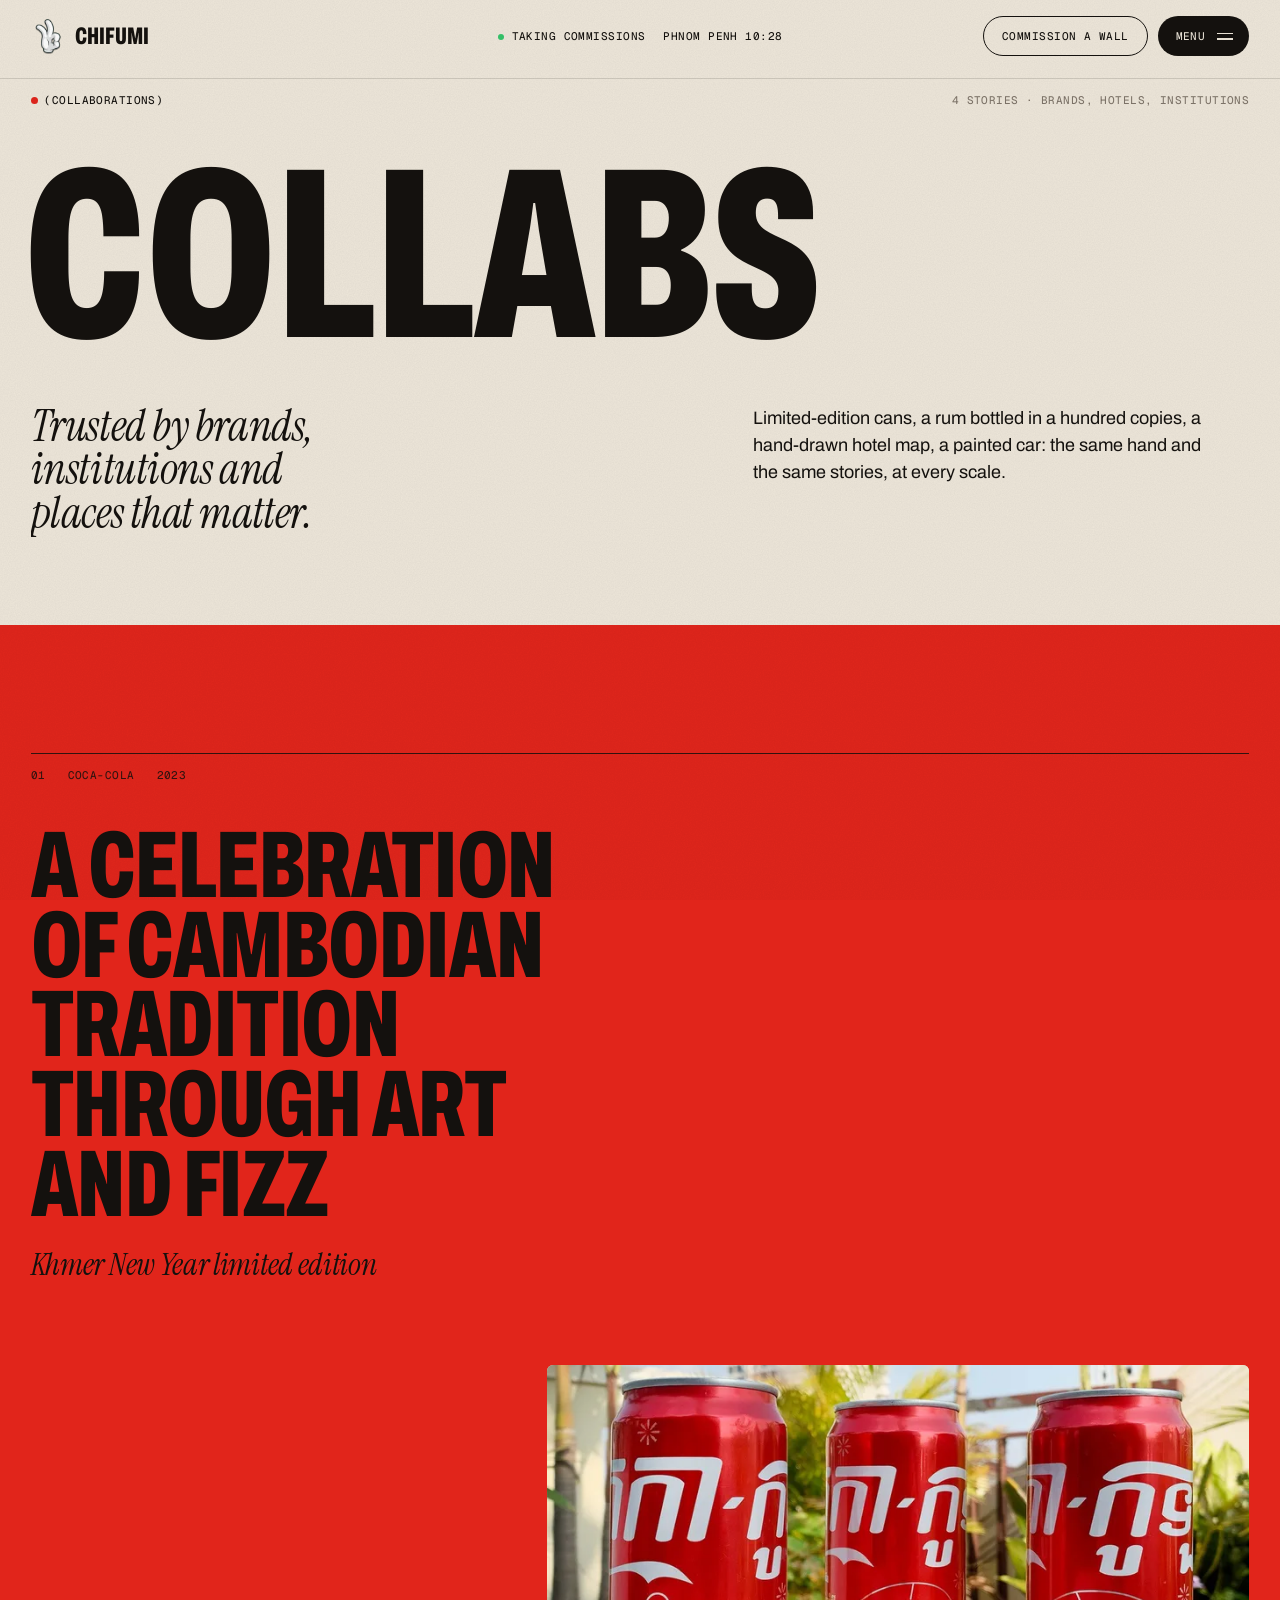
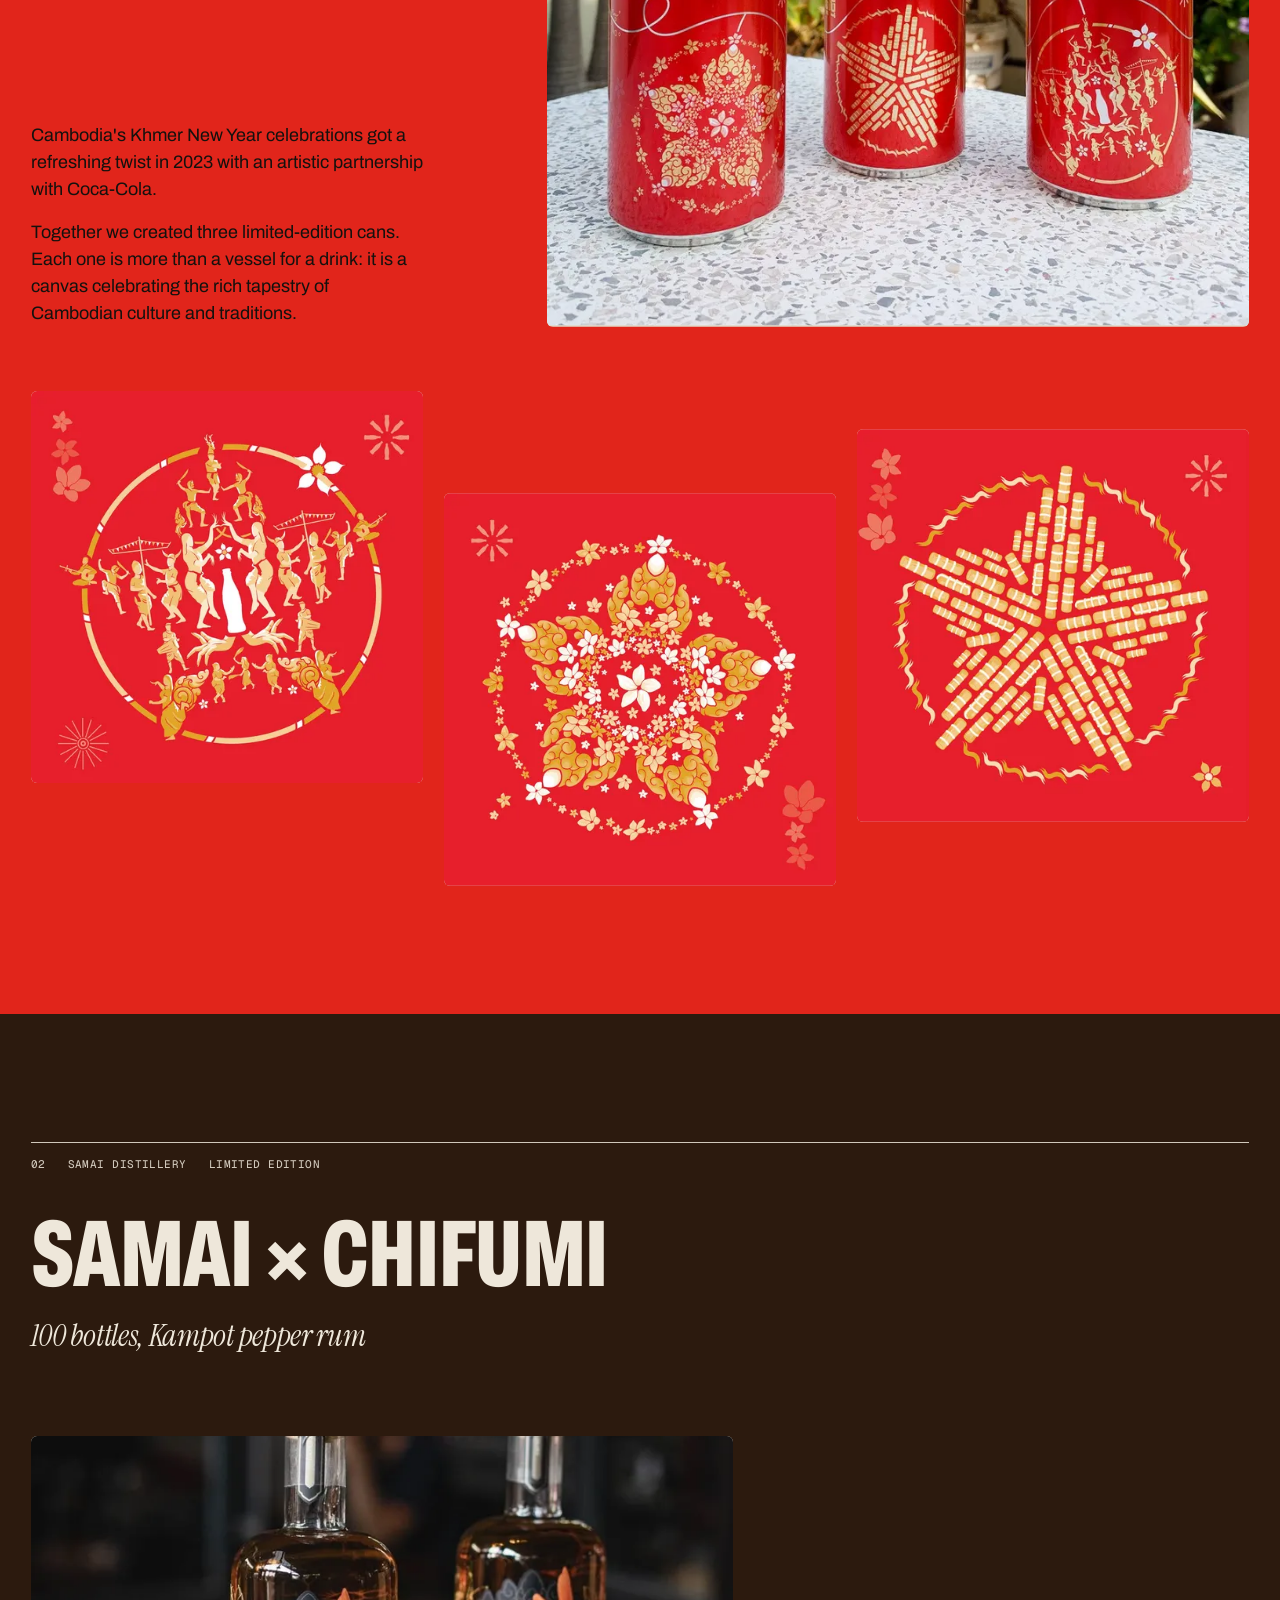
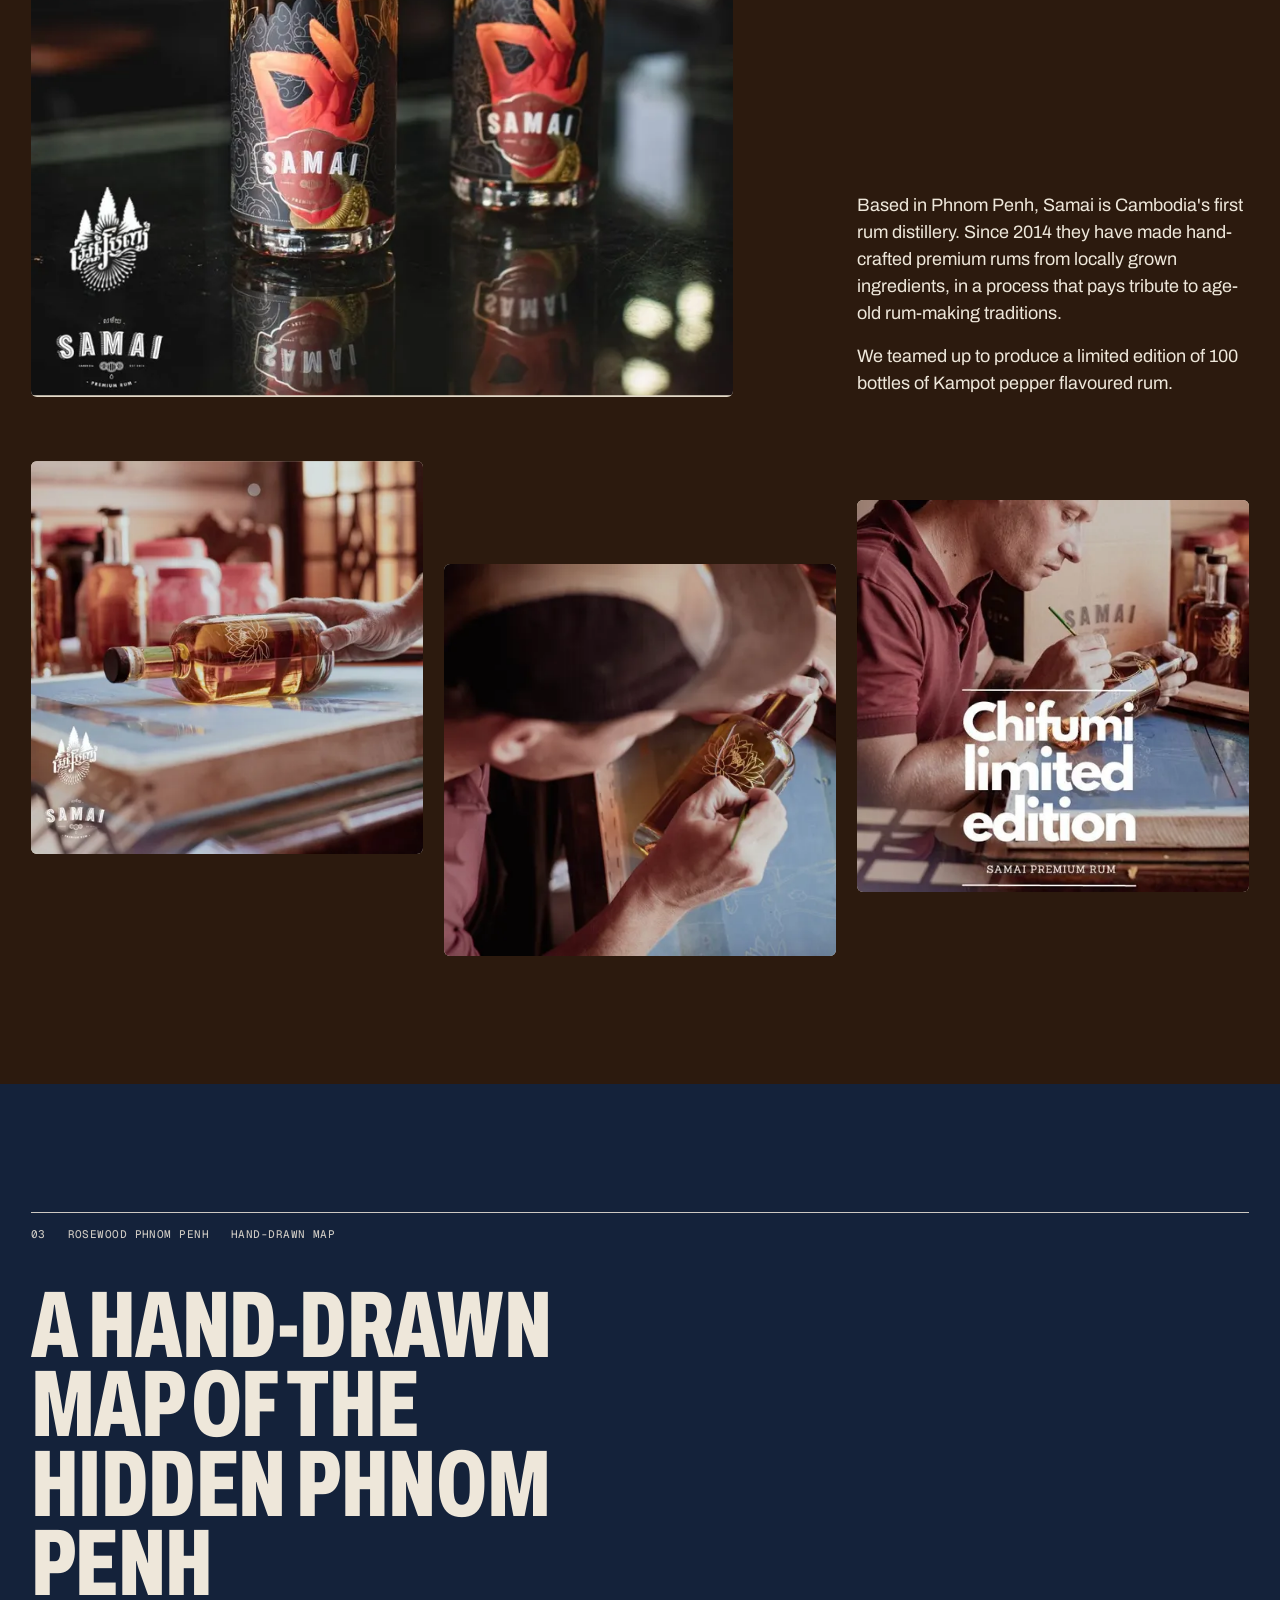
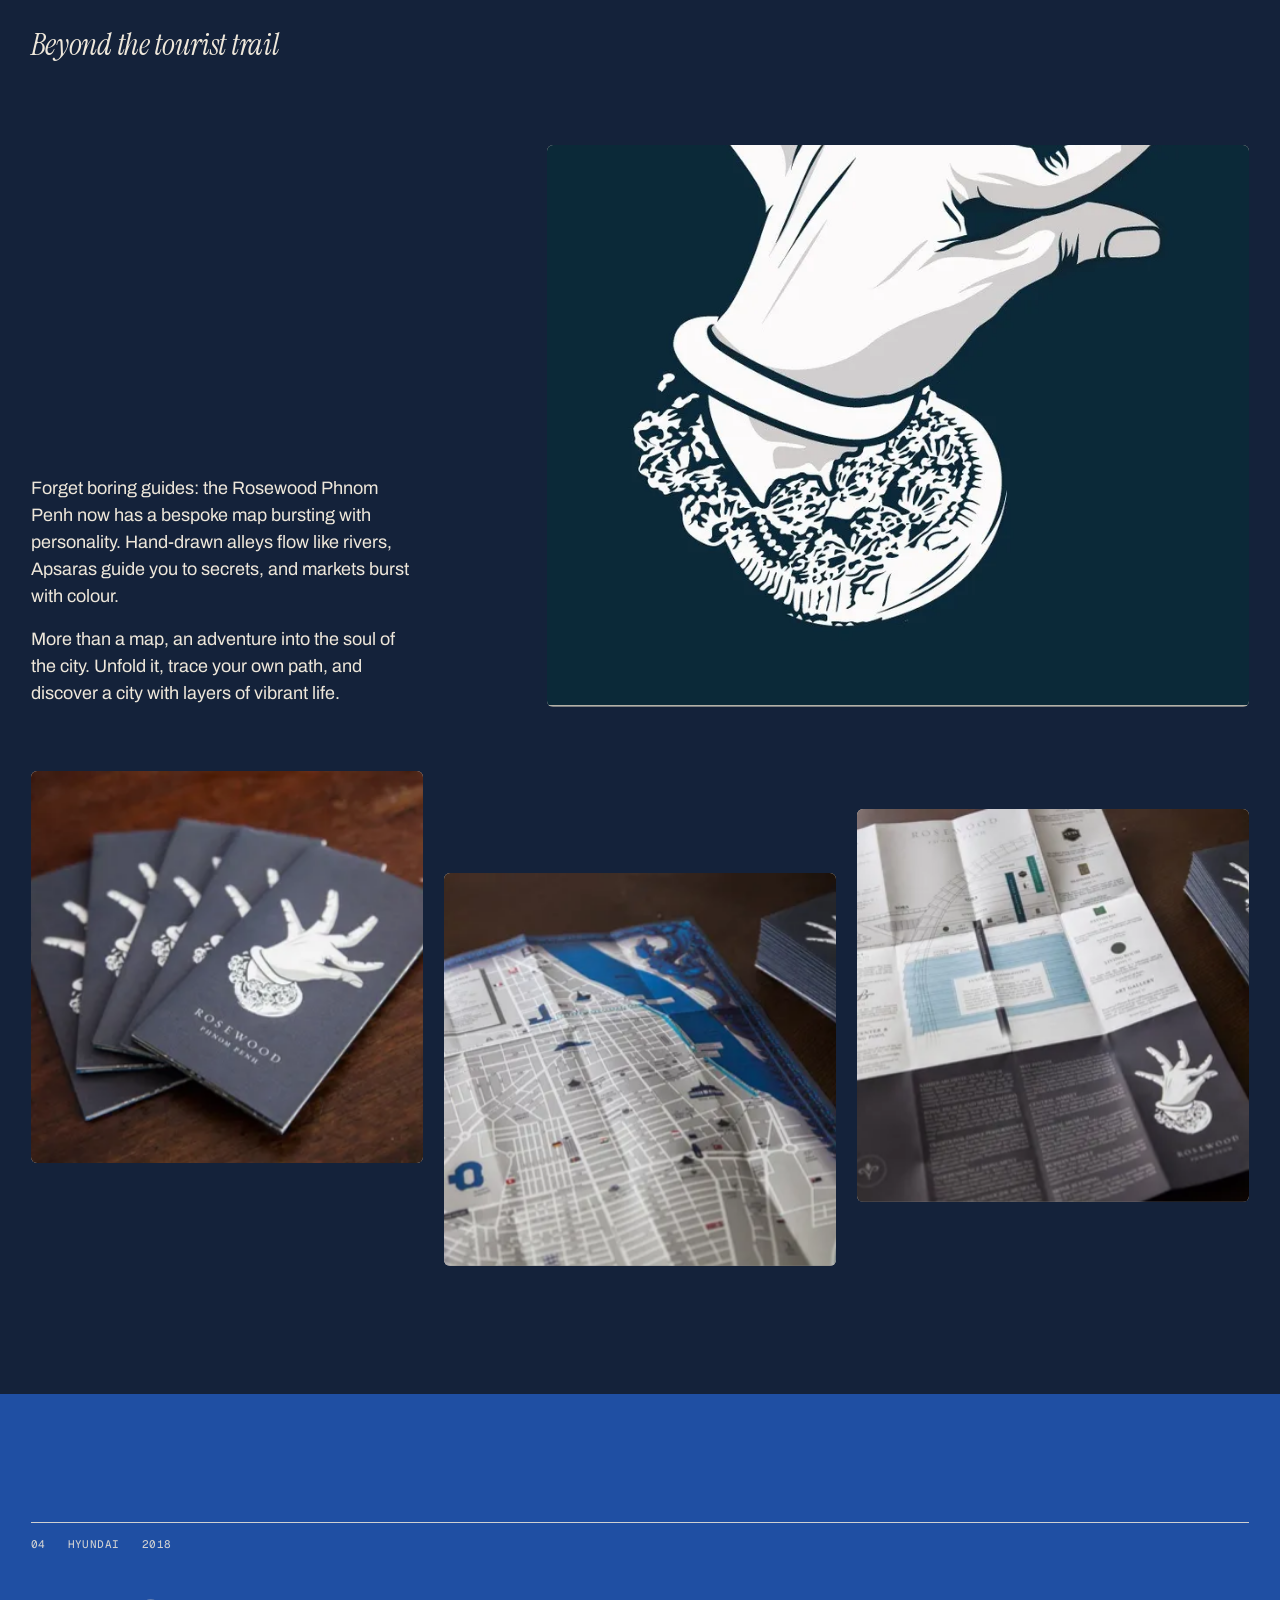
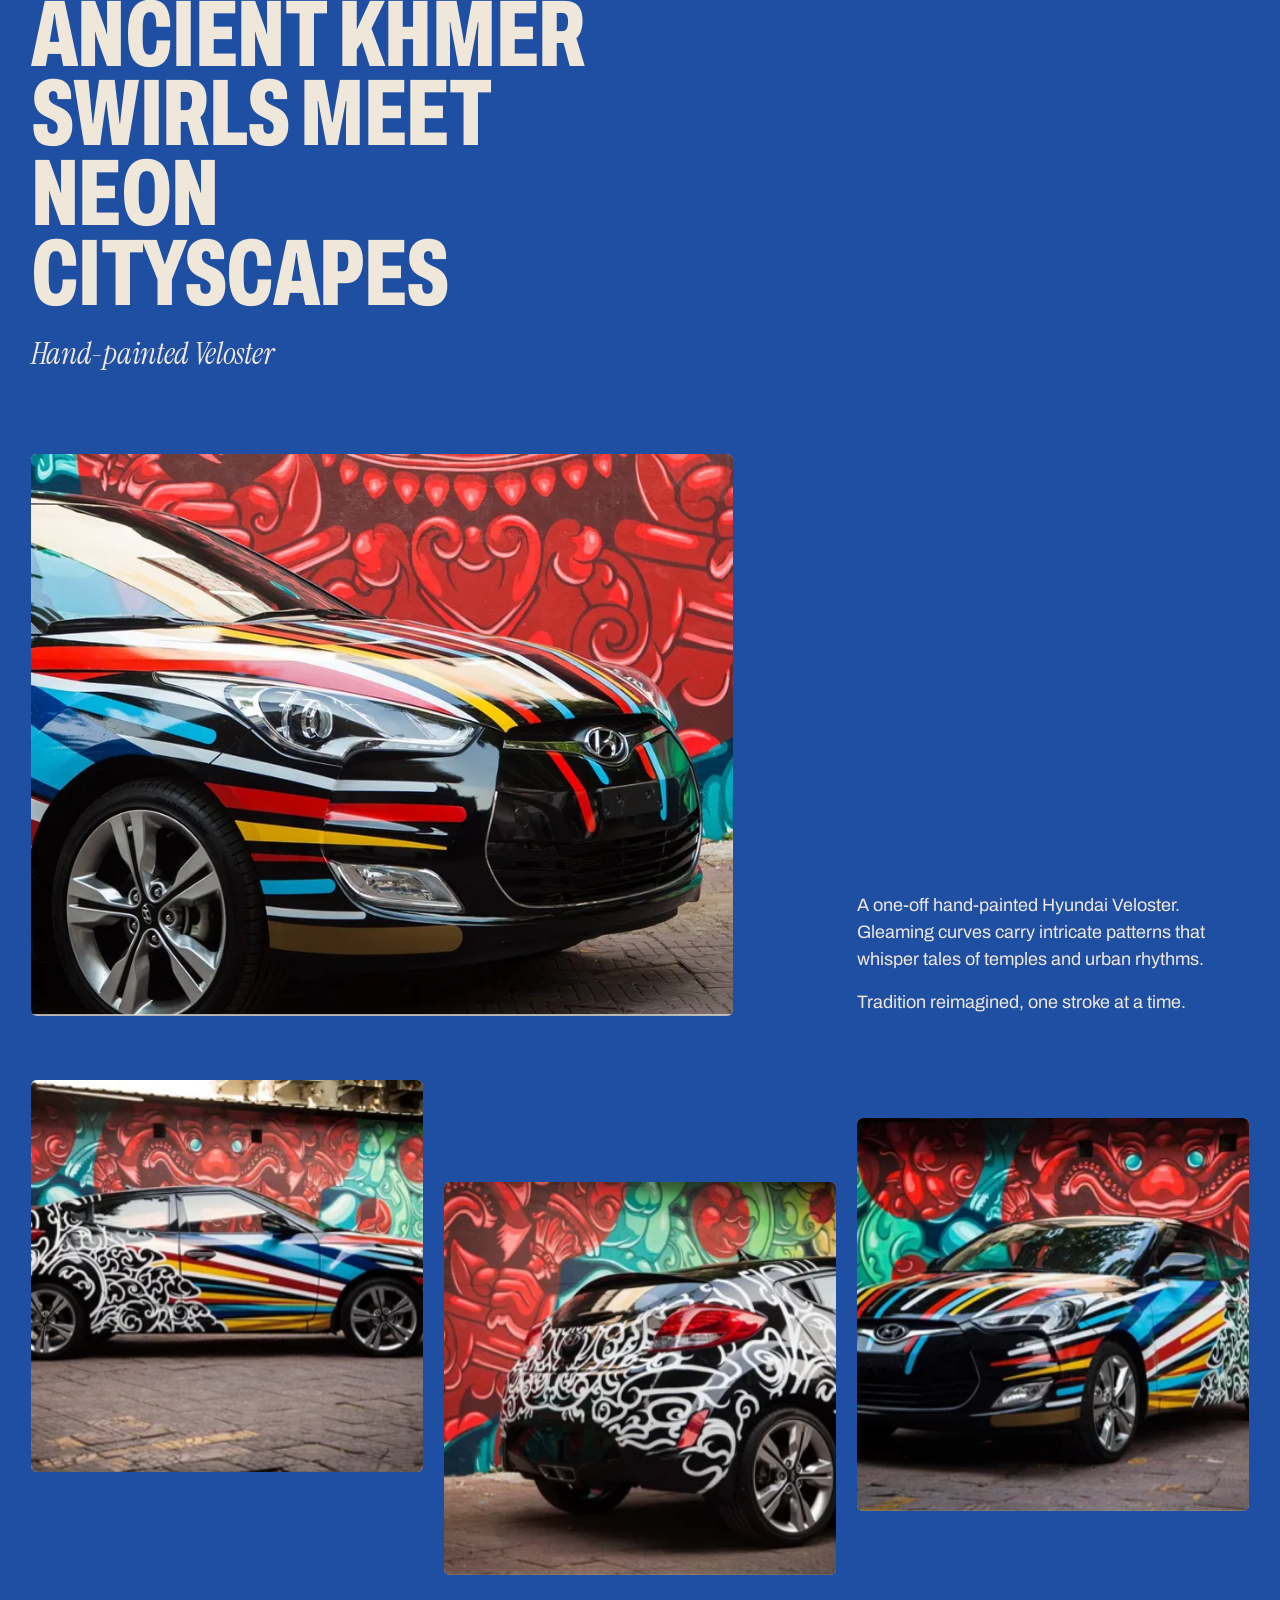
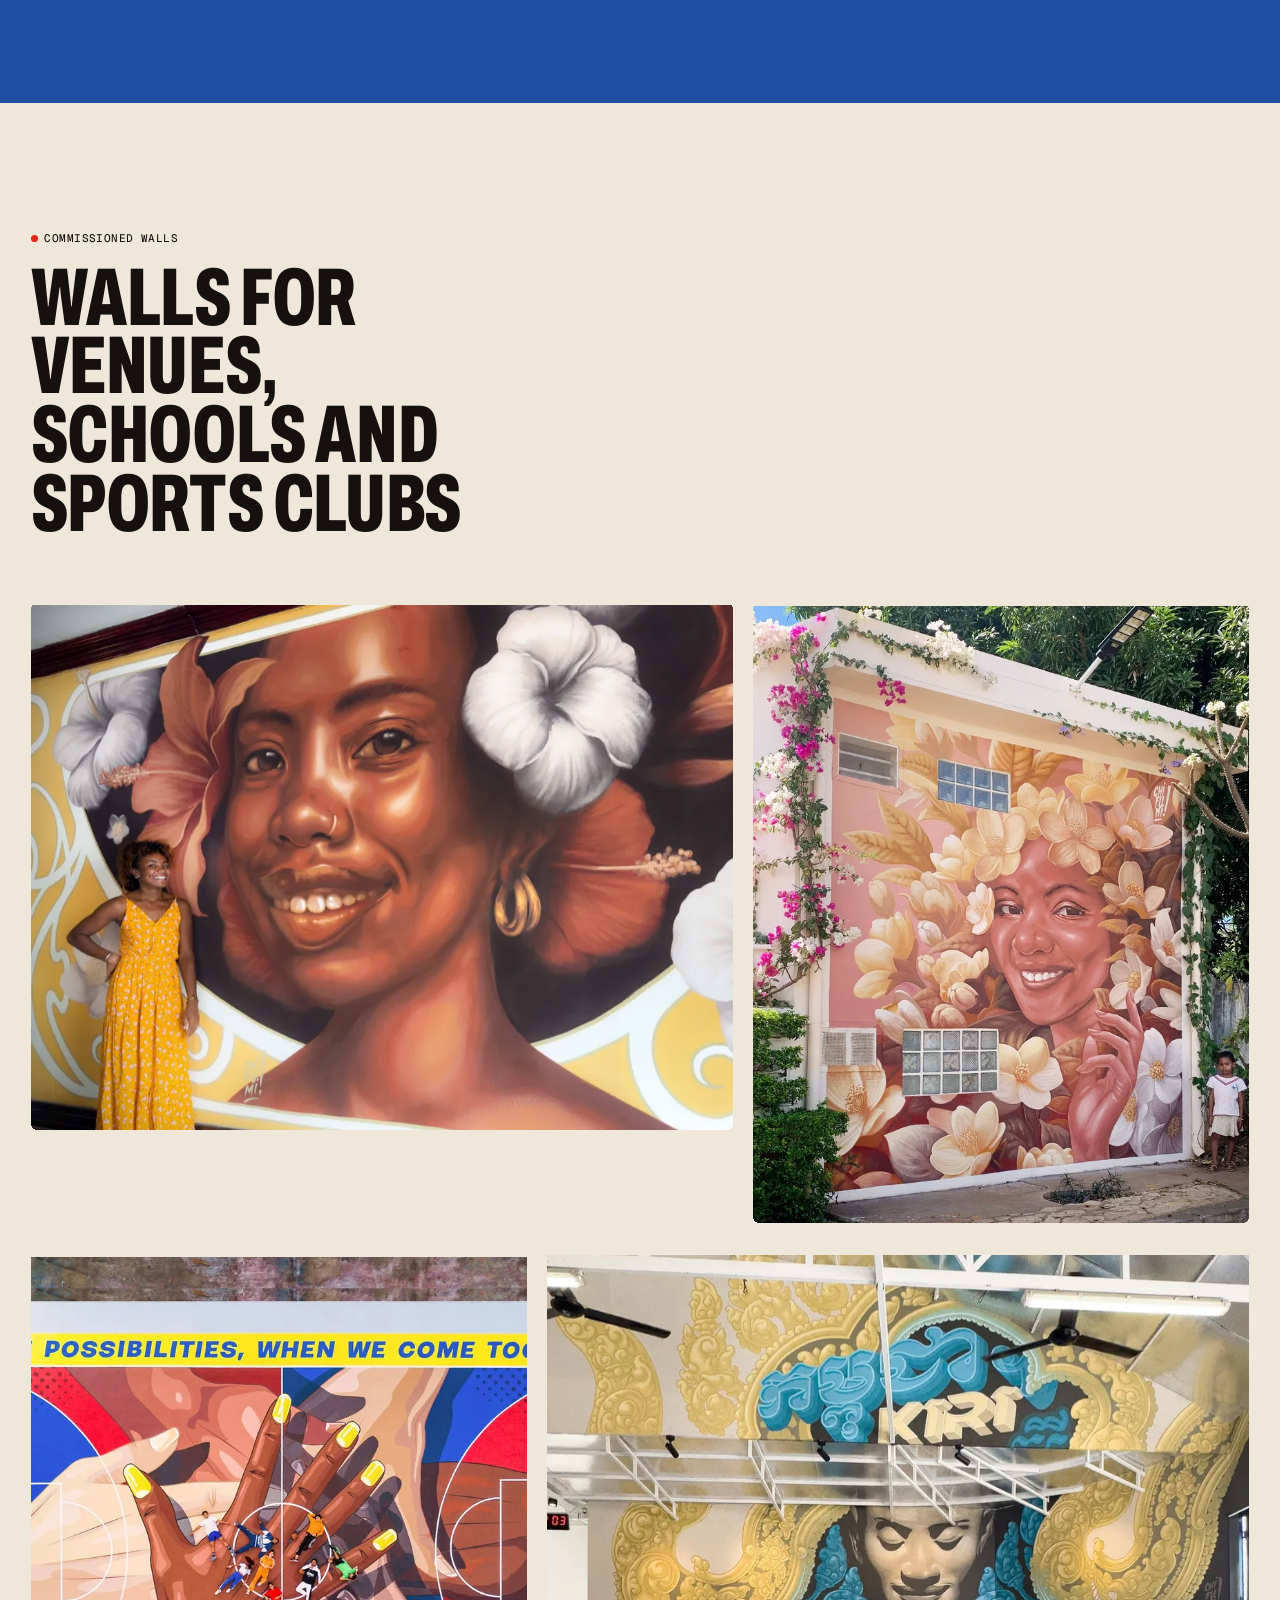
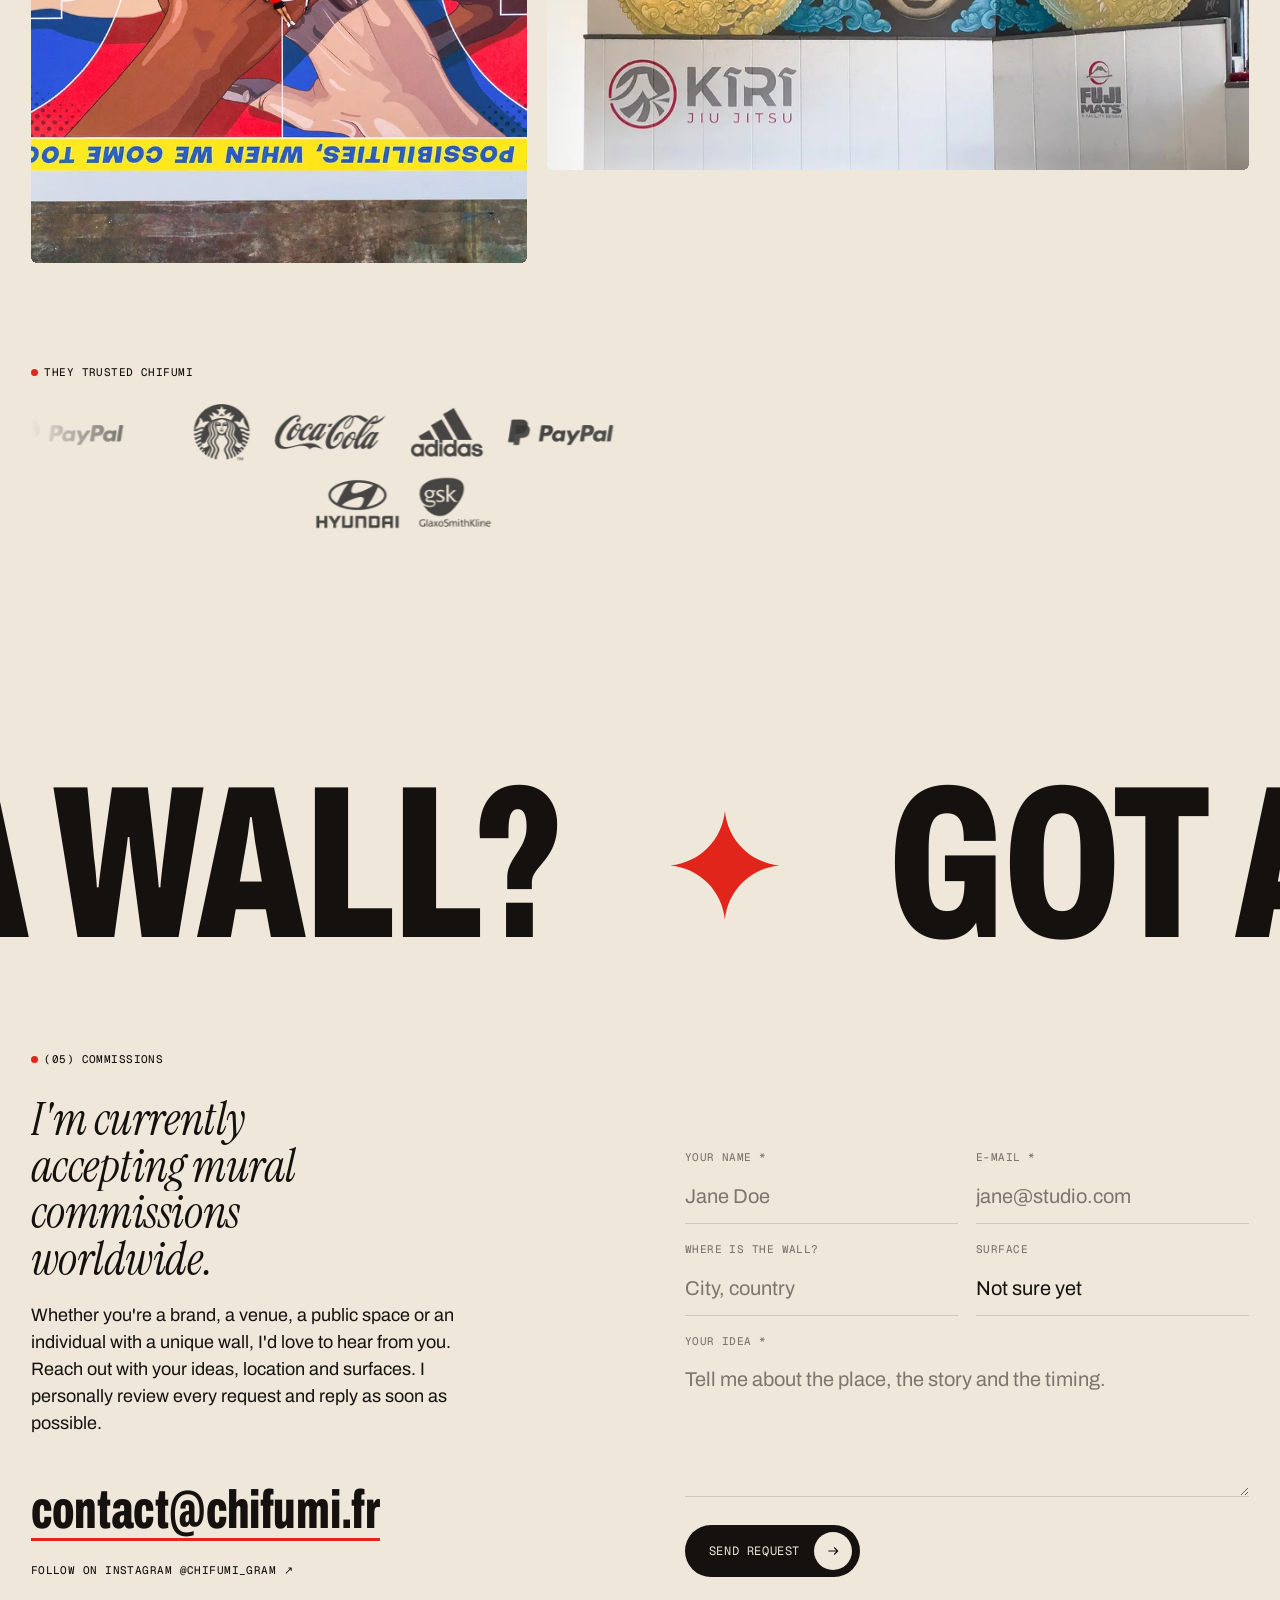
<file: collaborations/index.html>
<!DOCTYPE html><html lang="en" data-page="collaborations"><head><meta charset="utf-8"><meta name="viewport" content="width=device-width, initial-scale=1"><title>Collaborations — Chifumi</title><meta name="description" content="Chifumi's brand collaborations: Coca-Cola Khmer New Year cans, Samai rum, Rosewood Phnom Penh, Hyundai."><meta name="robots" content="noindex"><link rel="canonical" href="https://www.chifumi.fr/collaborations/"><link rel="icon" href="/_astro/hand-ok.COxfuZLB_Z1gmU56.webp" type="image/webp"><meta name="theme-color" content="#eee7da"><meta property="og:type" content="website"><meta property="og:title" content="Collaborations — Chifumi"><meta property="og:description" content="Chifumi's brand collaborations: Coca-Cola Khmer New Year cans, Samai rum, Rosewood Phnom Penh, Hyundai."><meta property="og:image" content="https://www.chifumi.fr/_astro/coca-cola-cans.B_9gsMuD_Z2gchfQ.webp"><meta name="twitter:card" content="summary_large_image"><script>
      (function () {
        var d = document.documentElement;
        d.classList.add('js');
        if (window.matchMedia('(prefers-reduced-motion: reduce)').matches) d.classList.add('reduced');
        try {
          if (sessionStorage.getItem('chifumi:pt') === '1') d.classList.add('pt-in');
        } catch (e) {}
      })();
    </script><link rel="stylesheet" href="/_astro/Contact.BHq7Zjxk.css"></head><body><a class="sr-only" href="#main">Skip to content</a><header class="nav" data-nav data-theme="paper"><a href="/" class="nav__logo" aria-label="Chifumi, home"><img src="/_astro/hand-ok.COxfuZLB_GmJD8.webp" srcset="/_astro/hand-ok.COxfuZLB_1OeGLb.webp 96w, /_astro/hand-ok.COxfuZLB_GmJD8.webp 1078w" alt sizes="34px" loading="eager" decoding="async" width="1078" height="1099" class="nav__hand"><span class="nav__name">Chifumi</span></a><p class="nav__meta mono" aria-hidden="true"><span><i class="dot"></i>Taking commissions</span><span>Phnom Penh <time data-clock>--:--</time></span></p><div class="nav__right"><a class="nav__cta mono" href="/#contact">Commission a wall</a><button class="nav__menu mono" type="button" data-menu-toggle aria-expanded="false" aria-controls="menu"><span data-menu-word>Menu</span><span class="nav__burger" aria-hidden="true"><i></i><i></i></span></button></div></header><div class="menu" id="menu" data-menu aria-hidden="true"><div class="menu__body"><nav class="menu__links" aria-label="Main"><a class="menu__link" href="/murals" data-menu-link="0"><span class="menu__num mono">01</span><span class="menu__label display"><span>Murals</span></span></a><a class="menu__link" href="/collaborations" data-menu-link="1" aria-current="page"><span class="menu__num mono">02</span><span class="menu__label display"><span>Collaborations</span></span></a><a class="menu__link" href="/augmented-reality" data-menu-link="2"><span class="menu__num mono">03</span><span class="menu__label display"><span>Augmented Reality</span></span></a><a class="menu__link" href="/shop" data-menu-link="3"><span class="menu__num mono">04</span><span class="menu__label display"><span>Shop</span></span></a><a class="menu__link" href="/about" data-menu-link="4"><span class="menu__num mono">05</span><span class="menu__label display"><span>About</span></span></a></nav><div class="menu__preview" aria-hidden="true"><img src="/_astro/mudra-chennai-2022.BFIb-A4q_1KmaWN.webp" srcset="/_astro/mudra-chennai-2022.BFIb-A4q_Z2qi5vQ.webp 600w, /_astro/mudra-chennai-2022.BFIb-A4q_6E5PI.webp 900w, /_astro/mudra-chennai-2022.BFIb-A4q_1KmaWN.webp 1400w" alt sizes="40vw" loading="lazy" decoding="async" data-menu-img="0" width="1400" height="1400" class="is-active"><img src="/_astro/coca-cola-cans.B_9gsMuD_1BxD9Y.webp" srcset="/_astro/coca-cola-cans.B_9gsMuD_1EvPi8.webp 600w, /_astro/coca-cola-cans.B_9gsMuD_1EoLRU.webp 900w, /_astro/coca-cola-cans.B_9gsMuD_1BxD9Y.webp 1400w" alt sizes="40vw" loading="lazy" decoding="async" data-menu-img="1" width="1400" height="1400" class><img src="/_astro/vol-phone.CWaRfnoE_Z1yt1GN.webp" srcset="/_astro/vol-phone.CWaRfnoE_21EJGc.webp 600w, /_astro/vol-phone.CWaRfnoE_Z2rwtz3.webp 900w, /_astro/vol-phone.CWaRfnoE_Z1yt1GN.webp 1400w" alt sizes="40vw" loading="lazy" decoding="async" data-menu-img="2" width="1400" height="1400" class><img src="/_astro/kunthea-2.DTrwBMWk_Z1NgR6P.webp" srcset="/_astro/kunthea-2.DTrwBMWk_Z2m10zr.webp 600w, /_astro/kunthea-2.DTrwBMWk_Z1NgR6P.webp 800w" alt sizes="40vw" loading="lazy" decoding="async" data-menu-img="3" width="800" height="739" class><img src="/_astro/portrait.BTRjmh0K_Z17EoxR.webp" srcset="/_astro/portrait.BTRjmh0K_ZW0oWL.webp 600w, /_astro/portrait.BTRjmh0K_XfWDG.webp 900w, /_astro/portrait.BTRjmh0K_Z17EoxR.webp 1103w" alt sizes="40vw" loading="lazy" decoding="async" data-menu-img="4" width="1103" height="1400" class></div></div><div class="menu__foot mono"><a href="mailto:contact@chifumi.fr">contact@chifumi.fr</a><a href="https://www.instagram.com/chifumi_gram/" target="_blank" rel="noopener">Instagram @chifumi_gram</a><span>Phnom Penh, Cambodia — <time data-clock>--:--</time></span></div></div><main id="main"><section class="phero" data-theme="paper"><div class="phero__top wrap"><p class="mono label">(Collaborations)</p><p class="mono muted">4 stories · brands, hotels, institutions</p></div><h1 class="phero__title display wrap" data-split-chars>Collabs</h1><div class="phero__row wrap"><p class="phero__lead serif" data-split-lines>Trusted by brands, institutions and places that matter.</p><p class="phero__text" data-fade>Limited-edition cans, a rum bottled in a hundred copies, a hand-drawn hotel map, a painted car: the same hand and the same stories, at every scale.</p></div></section><section class="case case--red" id="coca-cola" data-theme="red"><div class="case__head wrap"><p class="mono case__meta"><span>01</span><span>Coca-Cola</span><span>2023</span></p><h2 class="case__title display" data-split-lines>A celebration of Cambodian tradition through art and fizz</h2><p class="case__kicker serif" data-fade>Khmer New Year limited edition</p></div><div class="case__body wrap"><div class="case__cover frame frame--parallax" data-clip-reveal><img src="/_astro/coca-cola-cans.B_9gsMuD_1BxD9Y.webp" srcset="/_astro/coca-cola-cans.B_9gsMuD_1Er8lE.webp 800w, /_astro/coca-cola-cans.B_9gsMuD_Z1oHiJ6.webp 1200w, /_astro/coca-cola-cans.B_9gsMuD_1BxD9Y.webp 1400w" alt="Coca-Cola × Chifumi" sizes="(max-width: 860px) 100vw, 58vw" loading="lazy" decoding="async" data-parallax="12" width="1400" height="1400"></div><div class="case__text" data-fade><p>Cambodia&#39;s Khmer New Year celebrations got a refreshing twist in 2023 with an artistic partnership with Coca-Cola.</p><p>Together we created three limited-edition cans. Each one is more than a vessel for a drink: it is a canvas celebrating the rich tapestry of Cambodian culture and traditions.</p></div></div><div class="case__gallery wrap"><div class="case__img frame case__img--0" data-clip-reveal><img src="/_astro/coca-cola-1.BzN0_khF_bzt93.webp" srcset="/_astro/coca-cola-1.BzN0_khF_Z15Vw8o.webp 500w, /_astro/coca-cola-1.BzN0_khF_1st2T0.webp 800w, /_astro/coca-cola-1.BzN0_khF_Sogx.webp 1100w, /_astro/coca-cola-1.BzN0_khF_bzt93.webp 1400w" alt="Coca-Cola × Chifumi, image 1" sizes="(max-width: 860px) 100vw, 33vw" loading="lazy" decoding="async" width="1400" height="1400"></div><div class="case__img frame case__img--1" data-clip-reveal><img src="/_astro/coca-cola-2.L9VZ8cZc_1lN0AY.webp" srcset="/_astro/coca-cola-2.L9VZ8cZc_ZSCYjE.webp 500w, /_astro/coca-cola-2.L9VZ8cZc_1ELzHJ.webp 800w, /_astro/coca-cola-2.L9VZ8cZc_1b6UIt.webp 1100w, /_astro/coca-cola-2.L9VZ8cZc_1lN0AY.webp 1400w" alt="Coca-Cola × Chifumi, image 2" sizes="(max-width: 860px) 100vw, 33vw" loading="lazy" decoding="async" width="1400" height="1400"></div><div class="case__img frame case__img--2" data-clip-reveal><img src="/_astro/coca-cola-3.C1WIocDg_fewEV.webp" srcset="/_astro/coca-cola-3.C1WIocDg_Z1TQhGX.webp 500w, /_astro/coca-cola-3.C1WIocDg_Dyhkq.webp 800w, /_astro/coca-cola-3.C1WIocDg_4xrMq.webp 1100w, /_astro/coca-cola-3.C1WIocDg_fewEV.webp 1400w" alt="Coca-Cola × Chifumi, image 3" sizes="(max-width: 860px) 100vw, 33vw" loading="lazy" decoding="async" width="1400" height="1400"></div></div></section><section class="case case--amber" id="samai" data-theme="ink"><div class="case__head wrap"><p class="mono case__meta"><span>02</span><span>Samai Distillery</span><span>Limited edition</span></p><h2 class="case__title display" data-split-lines>Samai × Chifumi</h2><p class="case__kicker serif" data-fade>100 bottles, Kampot pepper rum</p></div><div class="case__body wrap"><div class="case__cover frame frame--parallax" data-clip-reveal><img src="/_astro/samai-bottles.BV3I4V_w_Z1Sfxsf.webp" srcset="/_astro/samai-bottles.BV3I4V_w_Z1GIbvT.webp 800w, /_astro/samai-bottles.BV3I4V_w_Z1Sfxsf.webp 1080w" alt="Samai Distillery × Chifumi" sizes="(max-width: 860px) 100vw, 58vw" loading="lazy" decoding="async" data-parallax="12" width="1080" height="1080"></div><div class="case__text" data-fade><p>Based in Phnom Penh, Samai is Cambodia&#39;s first rum distillery. Since 2014 they have made hand-crafted premium rums from locally grown ingredients, in a process that pays tribute to age-old rum-making traditions.</p><p>We teamed up to produce a limited edition of 100 bottles of Kampot pepper flavoured rum.</p></div></div><div class="case__gallery wrap"><div class="case__img frame case__img--0" data-clip-reveal><img src="/_astro/samai-pour.BvEMueA4_Z19N5e8.webp" srcset="/_astro/samai-pour.BvEMueA4_Z2uURfu.webp 500w, /_astro/samai-pour.BvEMueA4_Z1YSCDC.webp 800w, /_astro/samai-pour.BvEMueA4_Z19N5e8.webp 1080w" alt="Samai Distillery × Chifumi, image 1" sizes="(max-width: 860px) 100vw, 33vw" loading="lazy" decoding="async" width="1080" height="1080"></div><div class="case__img frame case__img--1" data-clip-reveal><img src="/_astro/samai-painting.B81wu001_Z1fCKMN.webp" srcset="/_astro/samai-painting.B81wu001_1DMLcy.webp 500w, /_astro/samai-painting.B81wu001_ZKP7n0.webp 800w, /_astro/samai-painting.B81wu001_Z1fCKMN.webp 1024w" alt="Samai Distillery × Chifumi, image 2" sizes="(max-width: 860px) 100vw, 33vw" loading="lazy" decoding="async" width="1024" height="1024"></div><div class="case__img frame case__img--2" data-clip-reveal><img src="/_astro/samai-poster.DU8PPLZH_ZUf4DX.webp" srcset="/_astro/samai-poster.DU8PPLZH_ZlzTb6.webp 500w, /_astro/samai-poster.DU8PPLZH_ZUf4DX.webp 598w" alt="Samai Distillery × Chifumi, image 3" sizes="(max-width: 860px) 100vw, 33vw" loading="lazy" decoding="async" width="598" height="900"></div></div></section><section class="case case--navy" id="rosewood" data-theme="ink"><div class="case__head wrap"><p class="mono case__meta"><span>03</span><span>Rosewood Phnom Penh</span><span>Hand-drawn map</span></p><h2 class="case__title display" data-split-lines>A hand-drawn map of the hidden Phnom Penh</h2><p class="case__kicker serif" data-fade>Beyond the tourist trail</p></div><div class="case__body wrap"><div class="case__cover frame frame--parallax" data-clip-reveal><img src="/_astro/rosewood-cover.C6WfehkS_Z2aJBBX.webp" srcset="/_astro/rosewood-cover.C6WfehkS_1jhzQi.webp 800w, /_astro/rosewood-cover.C6WfehkS_Z2aJBBX.webp 829w" alt="Rosewood Phnom Penh × Chifumi" sizes="(max-width: 860px) 100vw, 58vw" loading="lazy" decoding="async" data-parallax="12" width="829" height="1400"></div><div class="case__text" data-fade><p>Forget boring guides: the Rosewood Phnom Penh now has a bespoke map bursting with personality. Hand-drawn alleys flow like rivers, Apsaras guide you to secrets, and markets burst with colour.</p><p>More than a map, an adventure into the soul of the city. Unfold it, trace your own path, and discover a city with layers of vibrant life.</p></div></div><div class="case__gallery wrap"><div class="case__img frame case__img--0" data-clip-reveal><img src="/_astro/rosewood-1.Bf5q0kbD_1awHEg.webp" srcset="/_astro/rosewood-1.Bf5q0kbD_Z1BITA2.webp 500w, /_astro/rosewood-1.Bf5q0kbD_1wq6Qp.webp 800w, /_astro/rosewood-1.Bf5q0kbD_Z1yLFzI.webp 1100w, /_astro/rosewood-1.Bf5q0kbD_1awHEg.webp 1200w" alt="Rosewood Phnom Penh × Chifumi, image 1" sizes="(max-width: 860px) 100vw, 33vw" loading="lazy" decoding="async" width="1200" height="800"></div><div class="case__img frame case__img--1" data-clip-reveal><img src="/_astro/rosewood-2.D81FplPs_Yk51u.webp" srcset="/_astro/rosewood-2.D81FplPs_Z2h7wo3.webp 500w, /_astro/rosewood-2.D81FplPs_R2u3o.webp 800w, /_astro/rosewood-2.D81FplPs_Z1JYjdu.webp 1100w, /_astro/rosewood-2.D81FplPs_Yk51u.webp 1200w" alt="Rosewood Phnom Penh × Chifumi, image 2" sizes="(max-width: 860px) 100vw, 33vw" loading="lazy" decoding="async" width="1200" height="800"></div><div class="case__img frame case__img--2" data-clip-reveal><img src="/_astro/rosewood-3.LjNhTOJc_4izvF.webp" srcset="/_astro/rosewood-3.LjNhTOJc_Z1NTAs5.webp 500w, /_astro/rosewood-3.LjNhTOJc_1kfpYm.webp 800w, /_astro/rosewood-3.LjNhTOJc_2pbk5C.webp 1100w, /_astro/rosewood-3.LjNhTOJc_4izvF.webp 1200w" alt="Rosewood Phnom Penh × Chifumi, image 3" sizes="(max-width: 860px) 100vw, 33vw" loading="lazy" decoding="async" width="1200" height="800"></div></div></section><section class="case case--blue" id="hyundai" data-theme="ink"><div class="case__head wrap"><p class="mono case__meta"><span>04</span><span>Hyundai</span><span>2018</span></p><h2 class="case__title display" data-split-lines>Ancient Khmer swirls meet neon cityscapes</h2><p class="case__kicker serif" data-fade>Hand-painted Veloster</p></div><div class="case__body wrap"><div class="case__cover frame frame--parallax" data-clip-reveal><img src="/_astro/hyundai-1.15yvJugm_1JcvyM.webp" srcset="/_astro/hyundai-1.15yvJugm_ZICxit.webp 800w, /_astro/hyundai-1.15yvJugm_1JcvyM.webp 1086w" alt="Hyundai × Chifumi" sizes="(max-width: 860px) 100vw, 58vw" loading="lazy" decoding="async" data-parallax="12" width="1086" height="1400"></div><div class="case__text" data-fade><p>A one-off hand-painted Hyundai Veloster. Gleaming curves carry intricate patterns that whisper tales of temples and urban rhythms.</p><p>Tradition reimagined, one stroke at a time.</p></div></div><div class="case__gallery wrap"><div class="case__img frame case__img--0" data-clip-reveal><img src="/_astro/hyundai-2.X1gE4lBQ_Z21OLam.webp" srcset="/_astro/hyundai-2.X1gE4lBQ_xYAU7.webp 500w, /_astro/hyundai-2.X1gE4lBQ_Z2vWqE2.webp 800w, /_astro/hyundai-2.X1gE4lBQ_Z5MDMR.webp 1100w, /_astro/hyundai-2.X1gE4lBQ_Z21OLam.webp 1400w" alt="Hyundai × Chifumi, image 1" sizes="(max-width: 860px) 100vw, 33vw" loading="lazy" decoding="async" width="1400" height="933"></div><div class="case__img frame case__img--1" data-clip-reveal><img src="/_astro/hyundai-3.BEEiJwV2_ZdbmXI.webp" srcset="/_astro/hyundai-3.BEEiJwV2_1UBsal.webp 500w, /_astro/hyundai-3.BEEiJwV2_Z19kzoN.webp 800w, /_astro/hyundai-3.BEEiJwV2_1HPJnL.webp 1100w, /_astro/hyundai-3.BEEiJwV2_ZdbmXI.webp 1400w" alt="Hyundai × Chifumi, image 2" sizes="(max-width: 860px) 100vw, 33vw" loading="lazy" decoding="async" width="1400" height="933"></div><div class="case__img frame case__img--2" data-clip-reveal><img src="/_astro/hyundai-4.BUPcwKi__Z1fTK1W.webp" srcset="/_astro/hyundai-4.BUPcwKi__fu8Pc.webp 500w, /_astro/hyundai-4.BUPcwKi__2fJf4Y.webp 800w, /_astro/hyundai-4.BUPcwKi__F7mkx.webp 1100w, /_astro/hyundai-4.BUPcwKi__Z1fTK1W.webp 1400w" alt="Hyundai × Chifumi, image 3" sizes="(max-width: 860px) 100vw, 33vw" loading="lazy" decoding="async" width="1400" height="933"></div></div></section><section class="bwalls wrap" data-theme="paper"><div class="bwalls__head"><p class="mono label">Commissioned walls</p><h2 class="bwalls__title display" data-split-lines>Walls for venues, schools and sports clubs</h2></div><div class="bwalls__grid"><div class="frame bwalls__img bwalls__img--0" data-clip-reveal><img src="/_astro/portrait-flowers.BuJoQ99a_ZFSDHc.webp" srcset="/_astro/portrait-flowers.BuJoQ99a_Z21Vh6F.webp 600w, /_astro/portrait-flowers.BuJoQ99a_Z9hH2L.webp 900w, /_astro/portrait-flowers.BuJoQ99a_2pmOXQ.webp 1300w, /_astro/portrait-flowers.BuJoQ99a_ZFSDHc.webp 2000w" alt="Commissioned mural by Chifumi" sizes="(max-width: 860px) 100vw, 50vw" loading="lazy" decoding="async" width="2000" height="1500"></div><div class="frame bwalls__img bwalls__img--1" data-clip-reveal><img src="/_astro/house-flowers.CmdNDgL__Z172P81.webp" srcset="/_astro/house-flowers.CmdNDgL__16bD5y.webp 600w, /_astro/house-flowers.CmdNDgL__Z1zVzAi.webp 900w, /_astro/house-flowers.CmdNDgL__Z15WXVm.webp 1300w, /_astro/house-flowers.CmdNDgL__Z172P81.webp 2000w" alt="Commissioned mural by Chifumi" sizes="(max-width: 860px) 100vw, 50vw" loading="lazy" decoding="async" width="2000" height="2000"></div><div class="frame bwalls__img bwalls__img--2" data-clip-reveal><img src="/_astro/possibilities-court.DURZ9pvb_UItfW.webp" srcset="/_astro/possibilities-court.DURZ9pvb_Z2i3FWe.webp 600w, /_astro/possibilities-court.DURZ9pvb_2douYN.webp 900w, /_astro/possibilities-court.DURZ9pvb_ZDxqM4.webp 1300w, /_astro/possibilities-court.DURZ9pvb_UItfW.webp 1400w" alt="Commissioned mural by Chifumi" sizes="(max-width: 860px) 100vw, 50vw" loading="lazy" decoding="async" width="1400" height="1400"></div><div class="frame bwalls__img bwalls__img--3" data-clip-reveal><img src="/_astro/kiri-arena.C9YNXCbA_Z1mrW5Y.webp" srcset="/_astro/kiri-arena.C9YNXCbA_MlRdY.webp 600w, /_astro/kiri-arena.C9YNXCbA_1io6OQ.webp 900w, /_astro/kiri-arena.C9YNXCbA_Z1yLiDi.webp 1300w, /_astro/kiri-arena.C9YNXCbA_Z1mrW5Y.webp 2000w" alt="Commissioned mural by Chifumi" sizes="(max-width: 860px) 100vw, 50vw" loading="lazy" decoding="async" width="2000" height="2000"></div></div><div class="clients clients--page"><p class="mono label">They trusted Chifumi</p><div class="clients__logos marquee" data-marquee data-speed="30"><div class="marquee__inner"><img src="/_astro/clients.BowO5R4f_ZF0Usc.webp" srcset="/_astro/clients.BowO5R4f_qJbR9.webp 1400w, /_astro/clients.BowO5R4f_ZF0Usc.webp 2000w" alt="Client logos including Coca-Cola, adidas, PayPal, Hyundai and Havas" sizes="120vw" loading="lazy" decoding="async" width="2000" height="584"><img src="/_astro/clients.BowO5R4f_ZF0Usc.webp" srcset="/_astro/clients.BowO5R4f_qJbR9.webp 1400w, /_astro/clients.BowO5R4f_ZF0Usc.webp 2000w" alt sizes="120vw" loading="lazy" decoding="async" width="2000" height="584"></div></div></div></section><section class="contact" id="contact" data-theme="paper"><div class="contact__marquee marquee display" data-marquee data-speed="38" aria-hidden="true"><div class="marquee__inner"><span class="marquee__item">Got a wall?<svg class="marquee__sep" viewBox="0 0 24 24" aria-hidden="true"><path fill="currentColor" d="M12 0c.6 6.4 5.6 11.4 12 12-6.4.6-11.4 5.6-12 12-.6-6.4-5.6-11.4-12-12C6.4 11.4 11.4 6.4 12 0Z"></path></svg></span><span class="marquee__item">Got a wall?<svg class="marquee__sep" viewBox="0 0 24 24" aria-hidden="true"><path fill="currentColor" d="M12 0c.6 6.4 5.6 11.4 12 12-6.4.6-11.4 5.6-12 12-.6-6.4-5.6-11.4-12-12C6.4 11.4 11.4 6.4 12 0Z"></path></svg></span><span class="marquee__item">Got a wall?<svg class="marquee__sep" viewBox="0 0 24 24" aria-hidden="true"><path fill="currentColor" d="M12 0c.6 6.4 5.6 11.4 12 12-6.4.6-11.4 5.6-12 12-.6-6.4-5.6-11.4-12-12C6.4 11.4 11.4 6.4 12 0Z"></path></svg></span><span class="marquee__item">Got a wall?<svg class="marquee__sep" viewBox="0 0 24 24" aria-hidden="true"><path fill="currentColor" d="M12 0c.6 6.4 5.6 11.4 12 12-6.4.6-11.4 5.6-12 12-.6-6.4-5.6-11.4-12-12C6.4 11.4 11.4 6.4 12 0Z"></path></svg></span></div></div><h2 class="sr-only">Got a wall?</h2><div class="contact__grid wrap"><div class="contact__intro"><p class="mono label">(05) Commissions</p><p class="contact__lead serif" data-split-lines>I&#39;m currently accepting mural commissions worldwide.</p><p class="contact__text" data-fade>Whether you&#39;re a brand, a venue, a public space or an individual with a unique wall, I&#39;d love to hear from you. Reach out with your ideas, location and surfaces. I personally review every request and reply as soon as possible.</p><a class="contact__mail display" href="mailto:contact@chifumi.fr" data-magnetic><span>contact@chifumi.fr</span></a><a class="contact__ig mono link-u" href="https://www.instagram.com/chifumi_gram/" target="_blank" rel="noopener">Follow on Instagram @chifumi_gram ↗</a></div><form class="form contact__form" data-mail-form data-to="contact@chifumi.fr" novalidate><div class="form__row"><label class="field"><span class="mono muted">Your name *</span><input name="name" required autocomplete="name" placeholder="Jane Doe"></label><label class="field"><span class="mono muted">E-mail *</span><input name="email" type="email" required autocomplete="email" placeholder="jane@studio.com"></label></div><div class="form__row"><label class="field"><span class="mono muted">Where is the wall?</span><input name="location" placeholder="City, country"></label><label class="field"><span class="mono muted">Surface</span><select name="surface"><option value="">Not sure yet</option><option>Under 50 m²</option><option>50 – 200 m²</option><option>200 m² and up</option><option>Brand / product collaboration</option></select></label></div><label class="field"><span class="mono muted">Your idea *</span><textarea name="message" required rows="4" placeholder="Tell me about the place, the story and the timing."></textarea></label><div class="contact__submit"><button class="btn" type="submit" data-magnetic><span>Send request</span><span class="btn__icon"><svg viewBox="0 0 24 24" fill="none" stroke="currentColor" stroke-width="2" aria-hidden="true"><path d="M4 12h16M14 6l6 6-6 6"></path></svg></span></button><p class="form__note mono muted" data-form-note role="status"></p></div></form></div></section></main><div class="footer-wrap"><footer class="footer" data-footer data-theme="navy"><div class="footer__cols"><p class="footer__big display">Painting stories on walls around the world.</p><div class="footer__col"><p class="mono">Explore</p><a class="link-u" href="/murals">Murals</a><a class="link-u" href="/collaborations">Collaborations</a><a class="link-u" href="/augmented-reality">Augmented Reality</a><a class="link-u" href="/shop">Shop</a><a class="link-u" href="/about">About</a></div><div class="footer__col"><p class="mono">Connect</p><a class="link-u" href="mailto:contact@chifumi.fr">contact@chifumi.fr</a><a class="link-u" href="https://www.instagram.com/chifumi_gram/" target="_blank" rel="noopener">Instagram</a><a class="link-u" href="/#contact">Commission a wall</a></div><div class="footer__col"><p class="mono">Studio</p><p>Phnom Penh, Cambodia</p><p><time data-clock>--:--</time> local time</p></div></div><!-- his symbol for real: the mudra hand from his Kantha Bopha wall (tools/mudra_cutout.py) with the logo's lettering --><div class="footer__logo" data-footer-logo><img src="/_astro/hand-mudra.BkbbFhig_Z1XCfgE.webp" srcset="/_astro/hand-mudra.BkbbFhig_19aU5l.webp 360w, /_astro/hand-mudra.BkbbFhig_1zbhsT.webp 560w, /_astro/hand-mudra.BkbbFhig_Z1XCfgE.webp 809w" alt sizes="(max-width: 860px) 34vw, 18vw" loading="lazy" decoding="async" width="809" height="1449" class="footer__hand"><img src="/_astro/logo-lettering.EaQ6wWCX_ZbsLCH.webp" srcset="/_astro/logo-lettering.EaQ6wWCX_ZbsLCH.webp 335w" alt="Chifumi" sizes="(max-width: 860px) 22vw, 12vw" loading="lazy" decoding="async" width="335" height="558" class="footer__lettering"></div><div class="footer__bottom mono"><span>© 2026 Chifumi. All rights reserved.</span><span>Murals · Collaborations · Screen prints · Augmented reality</span><span class="footer__credit">Site by <a href="https://graphiq.art" target="_blank" rel="noopener" data-credit>GRAPHIQ Studio</a></span><!-- our signature: the GRAPHIQ ball peeks over the divider as the pointer gets close to the credit --><div class="sig" data-sig aria-hidden="true"><canvas></canvas></div></div></footer></div><div class="pt" data-pt aria-hidden="true"><img src="/_astro/hand-ok.COxfuZLB_GmJD8.webp" srcset="/_astro/hand-ok.COxfuZLB_dYkDg.webp 440w, /_astro/hand-ok.COxfuZLB_GmJD8.webp 1078w" alt sizes="220px" loading="eager" decoding="async" width="1078" height="1099"></div><script type="module" src="/_astro/Base.astro_astro_type_script_index_0_lang.BJHPPFi8.js"></script></body></html>
</file>
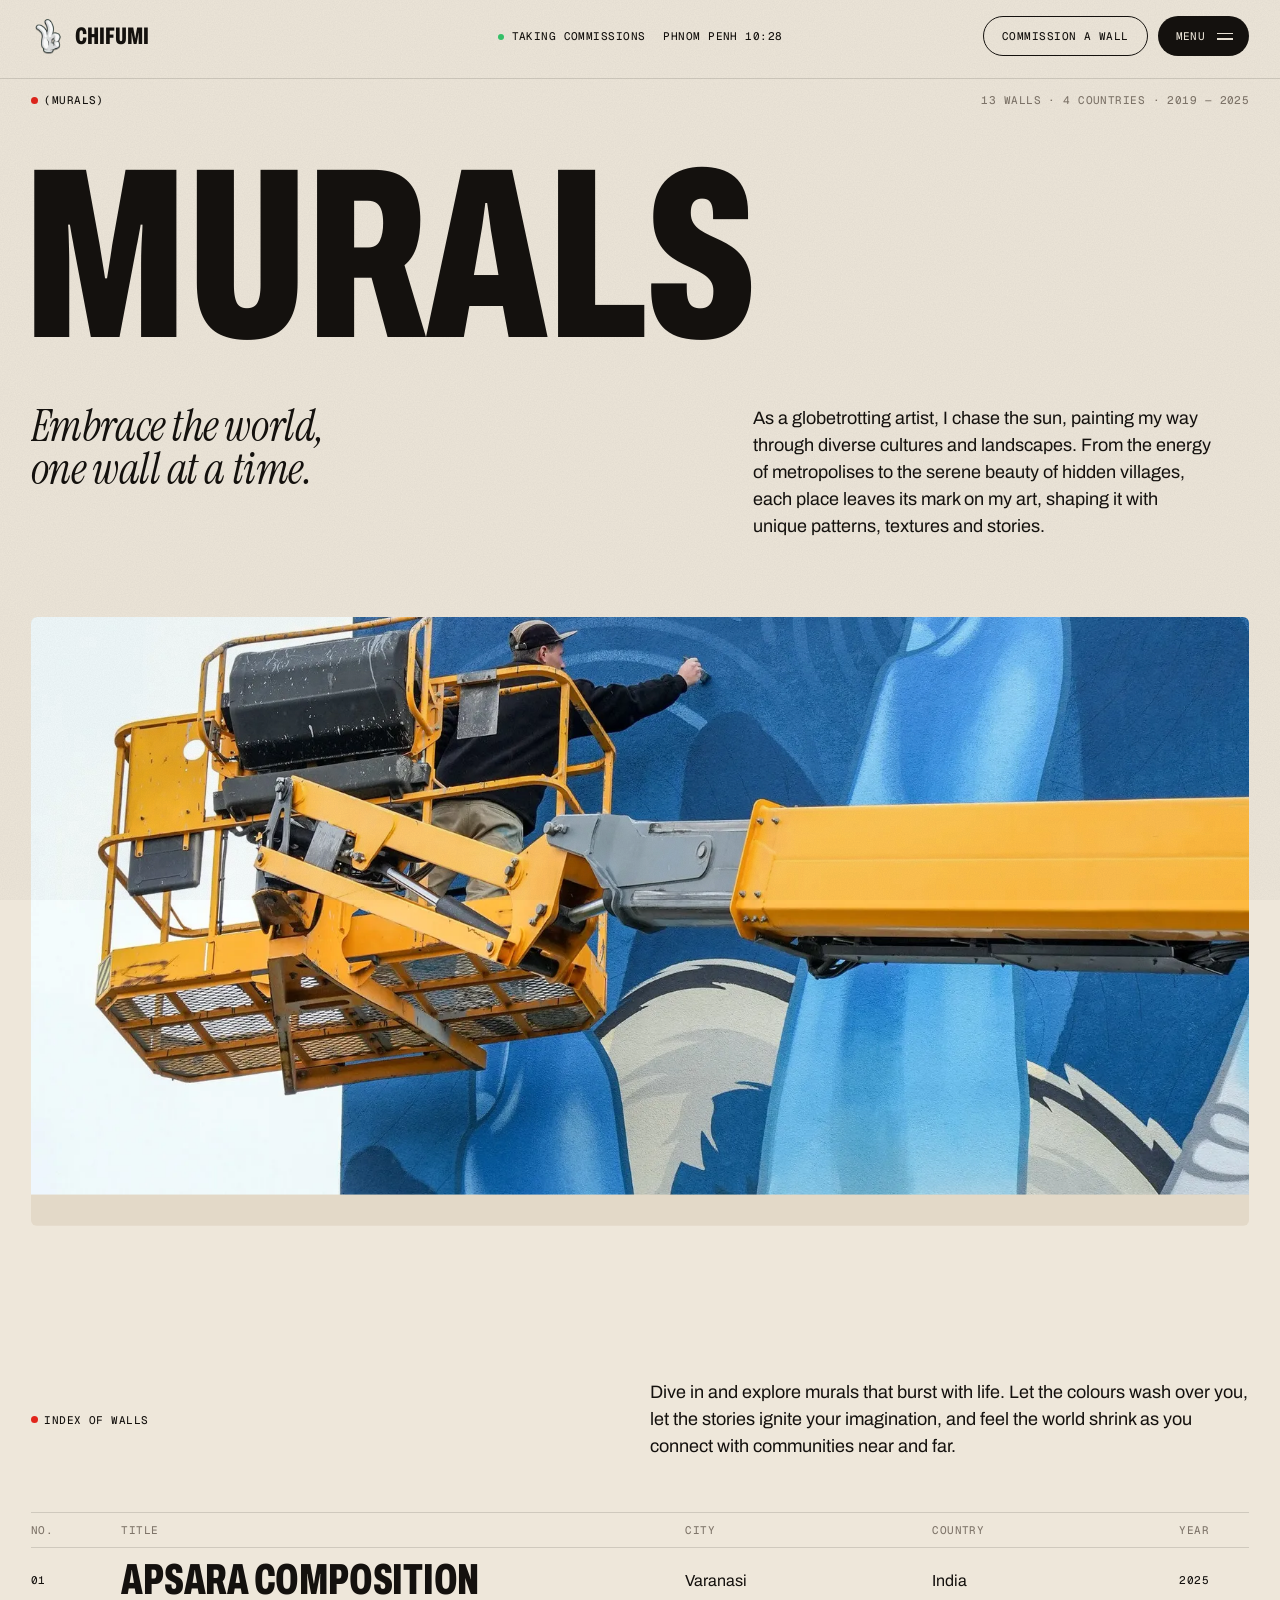
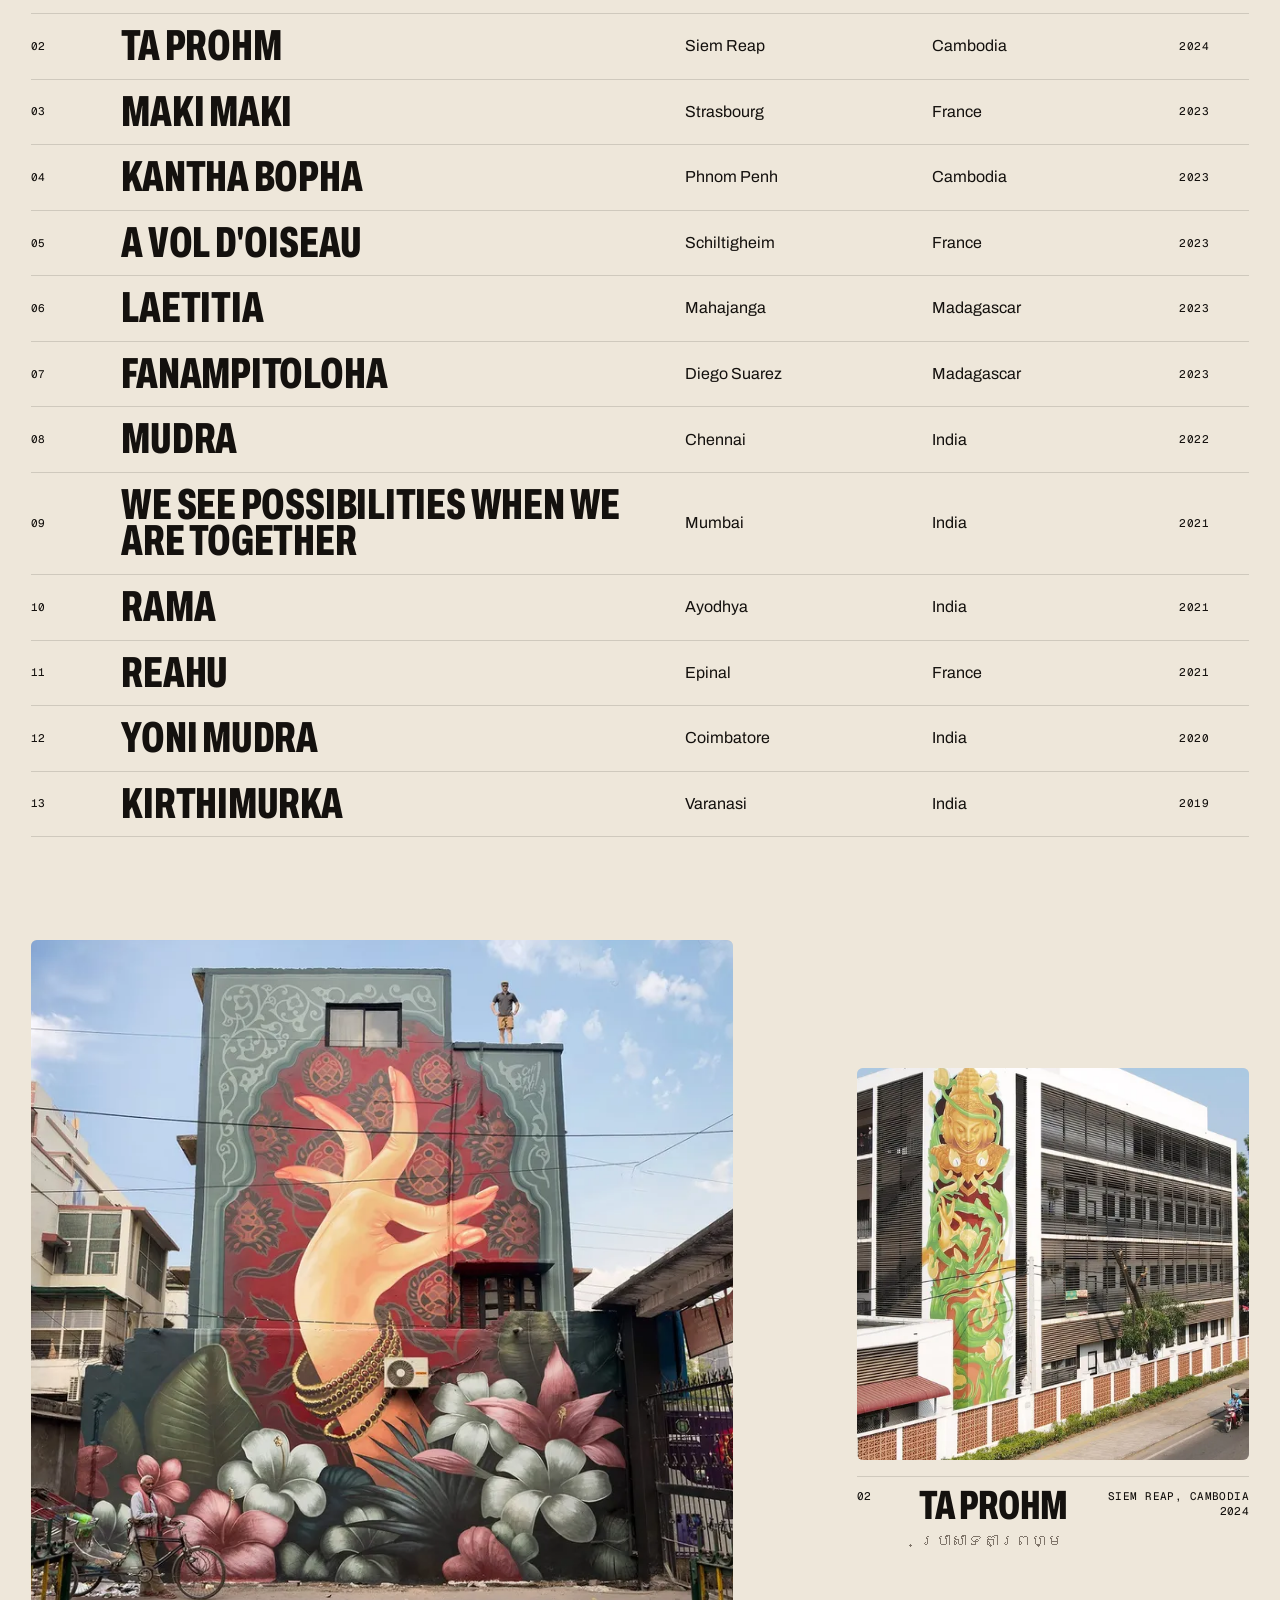
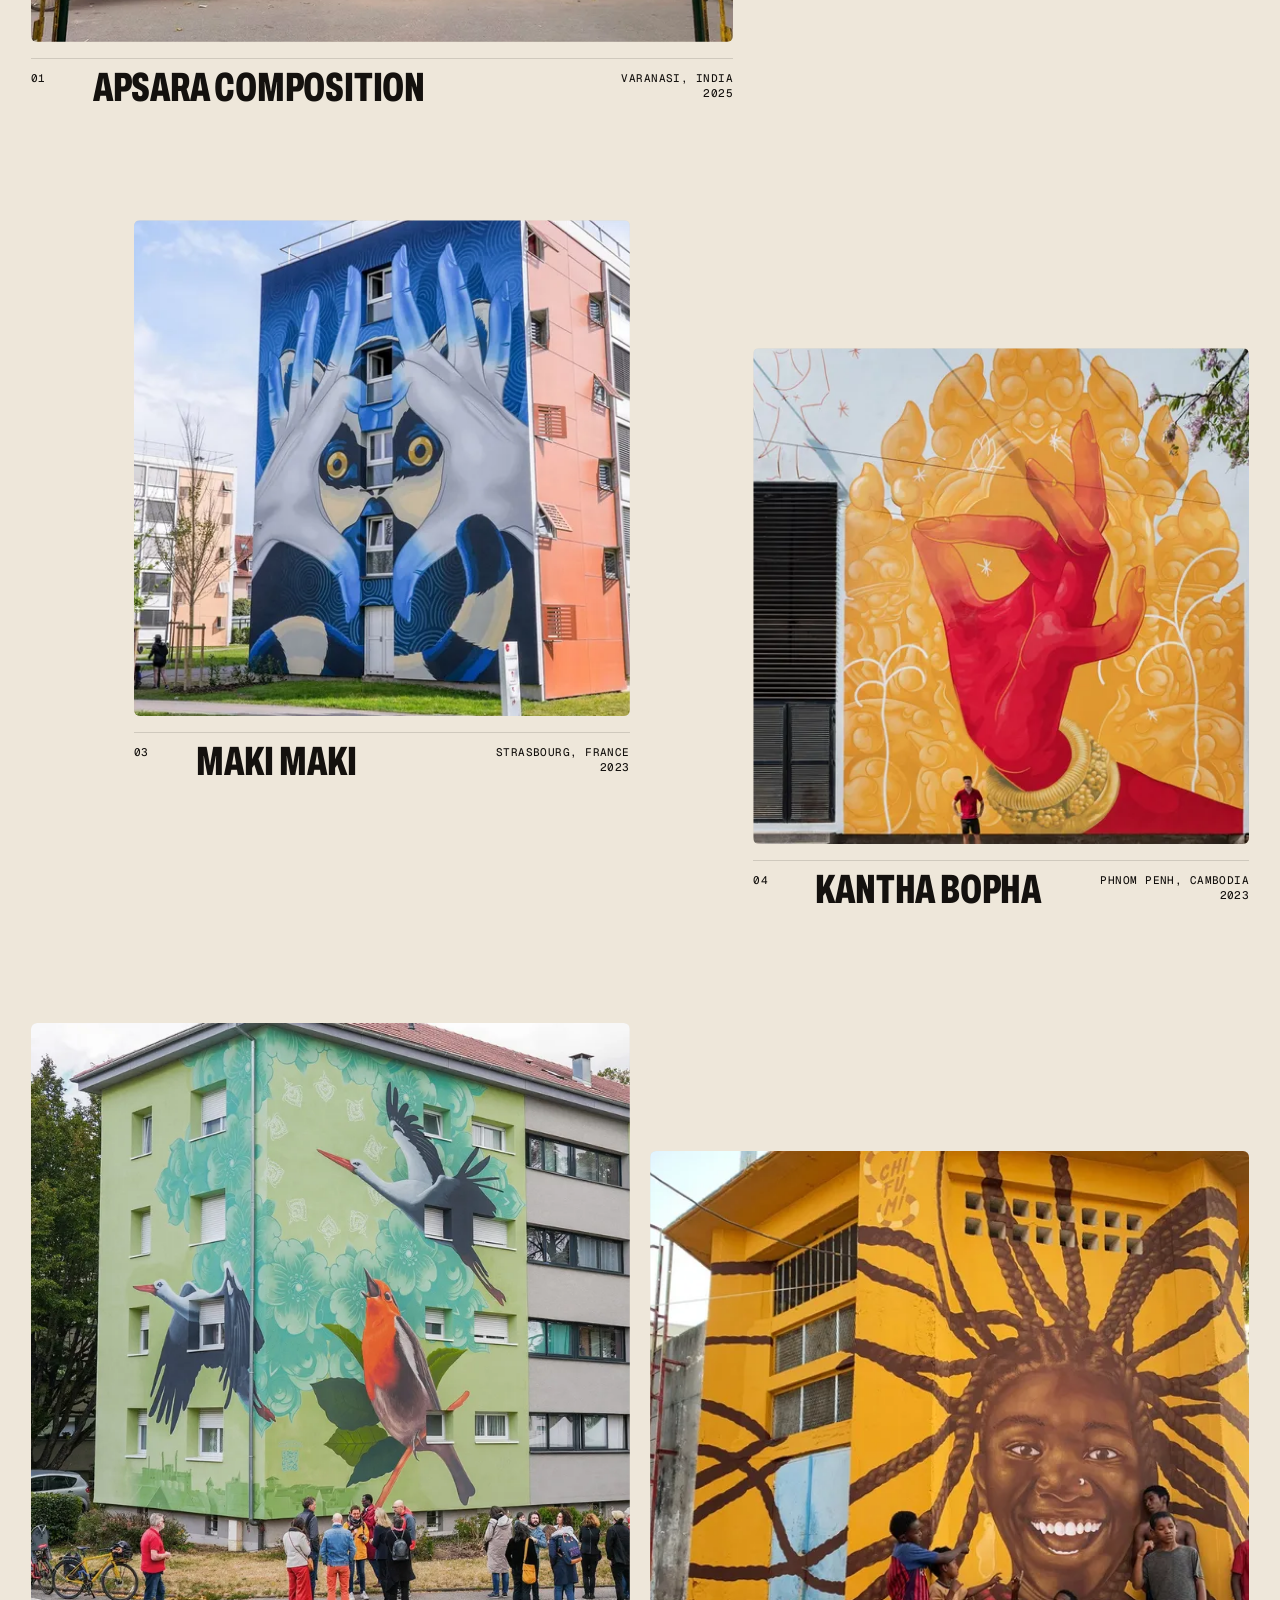
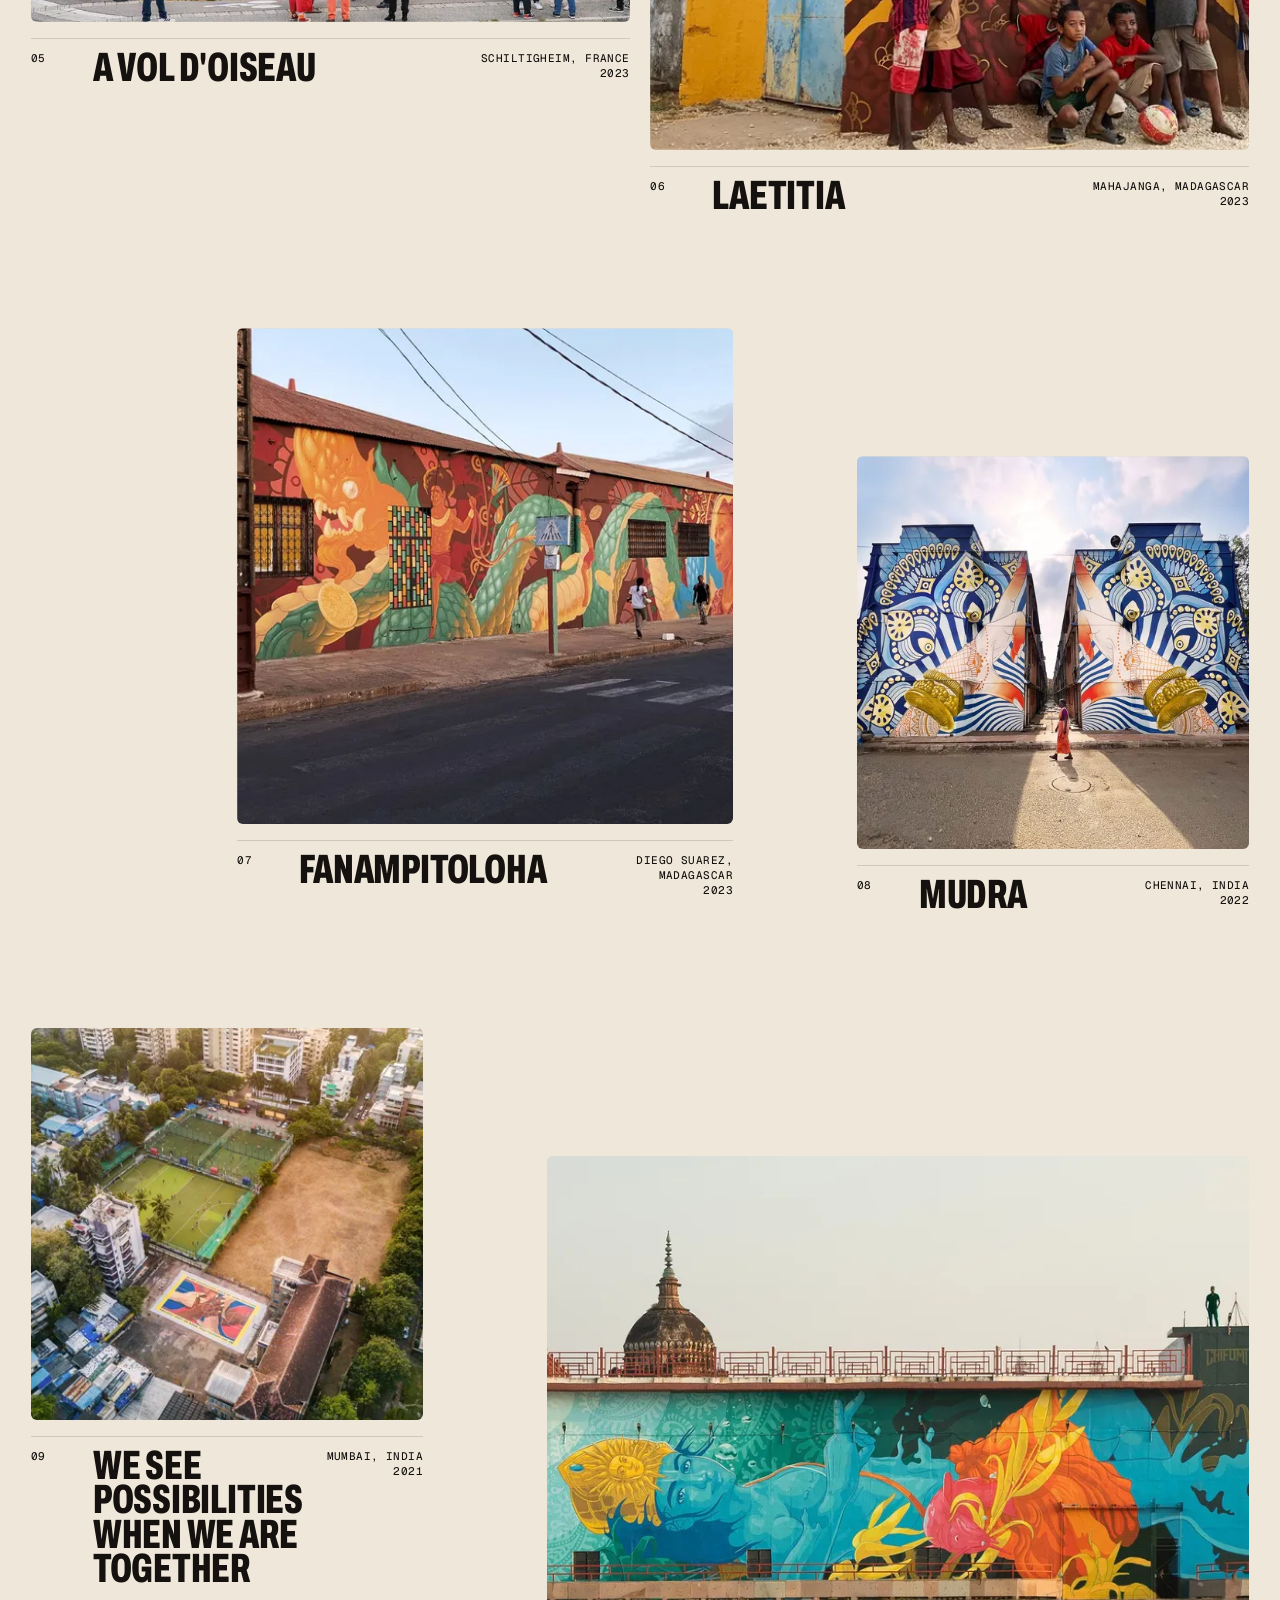
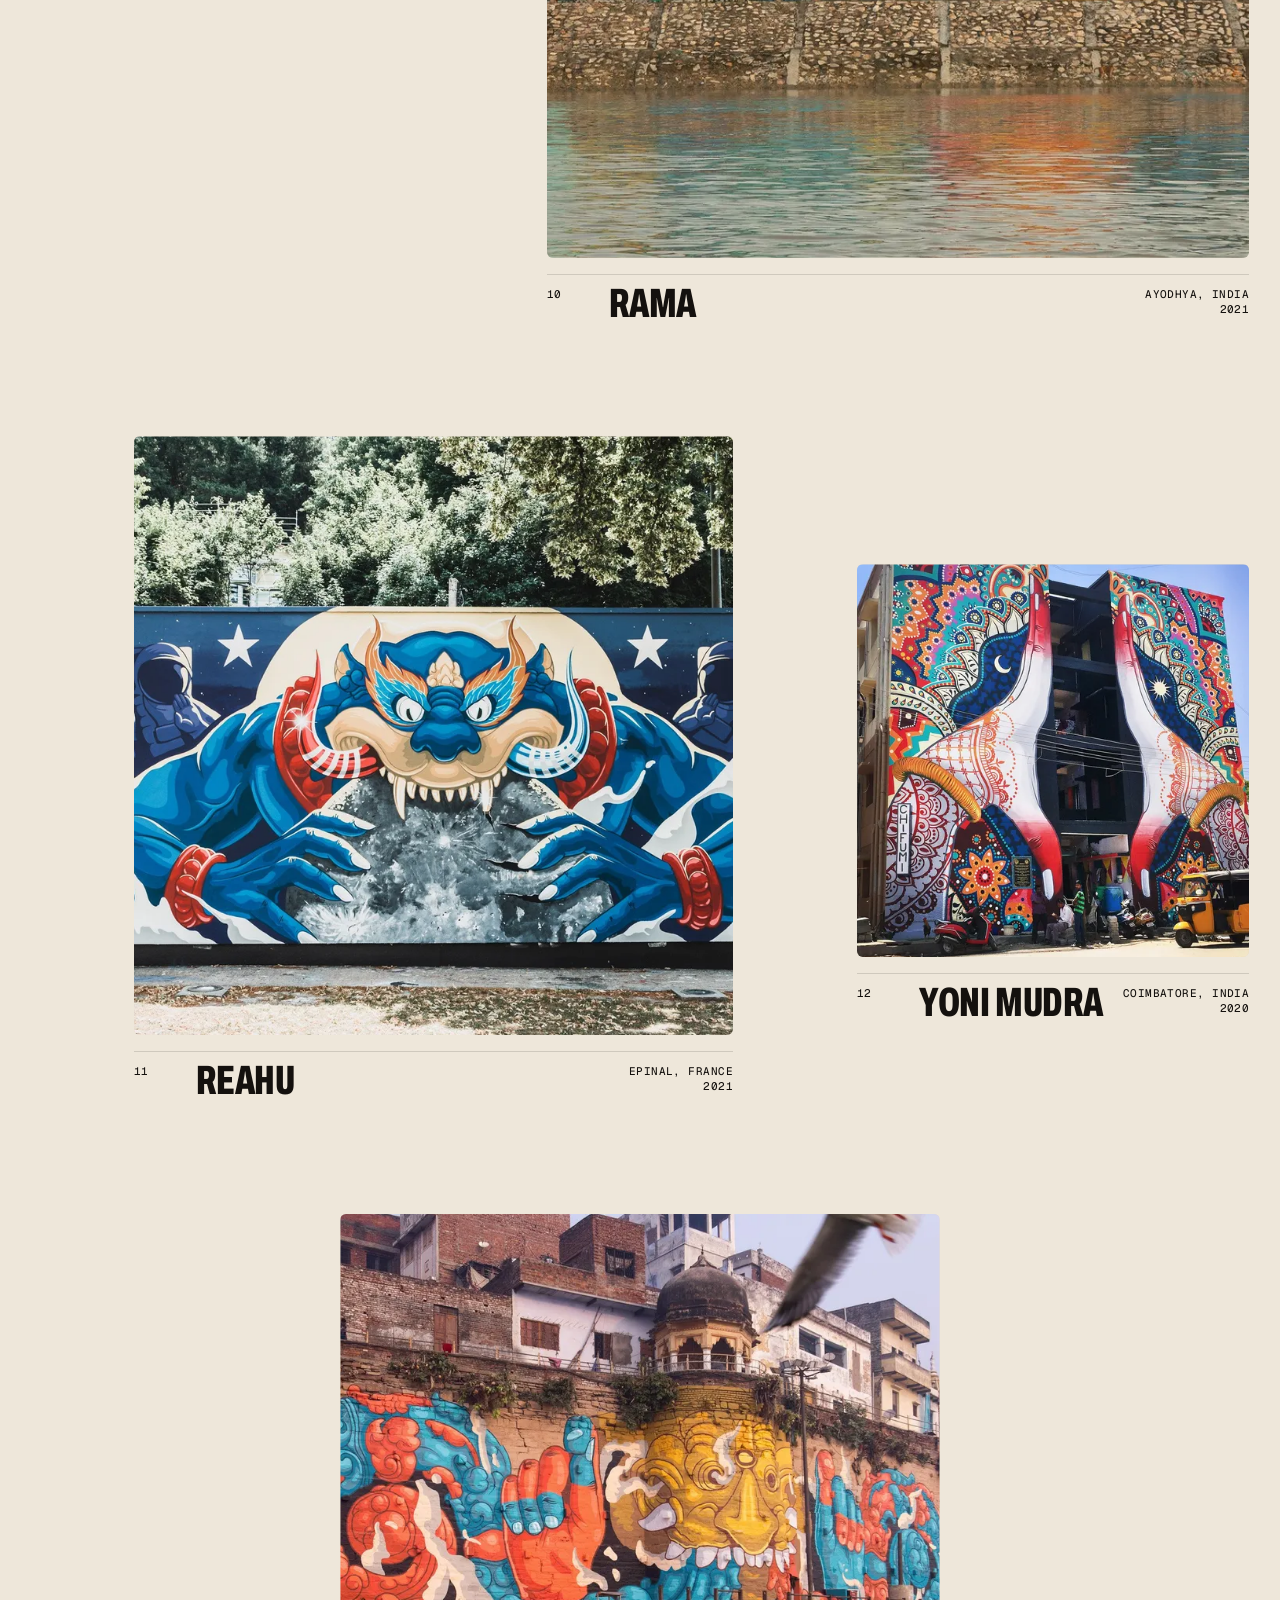
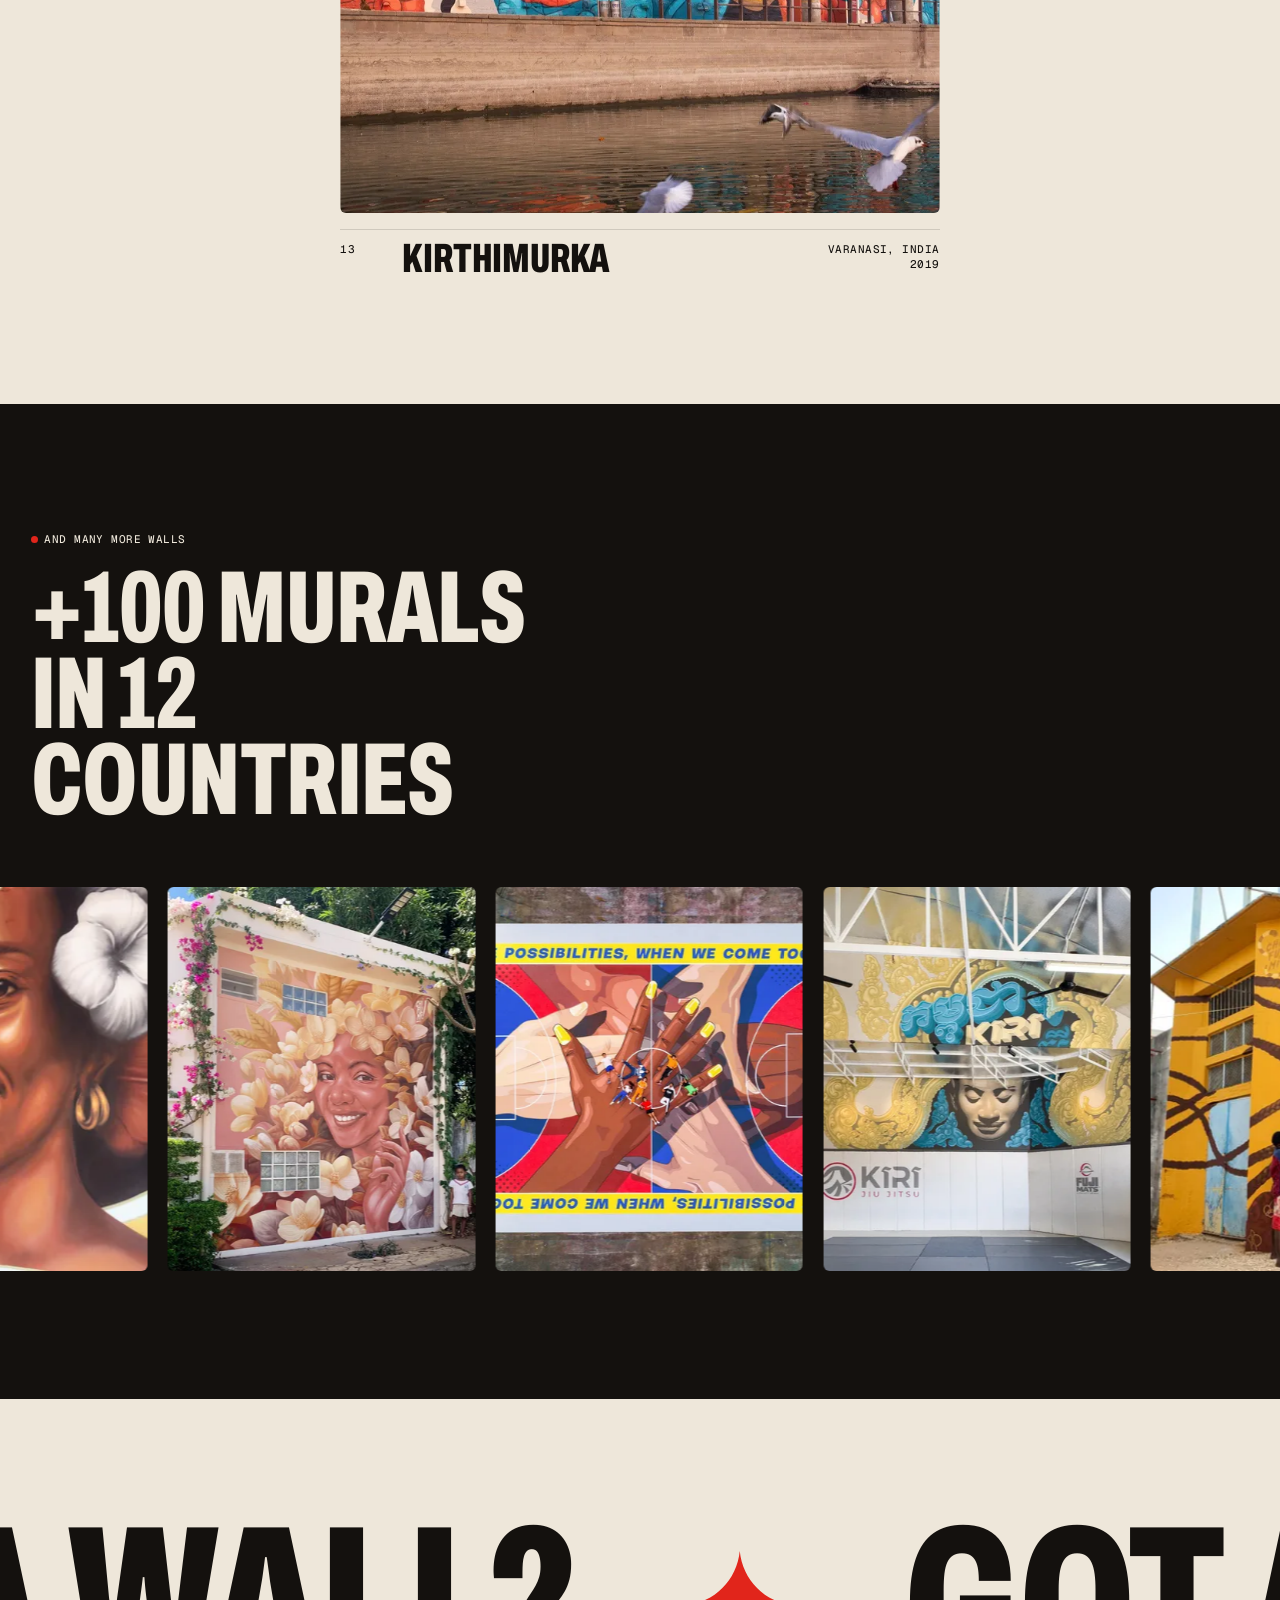
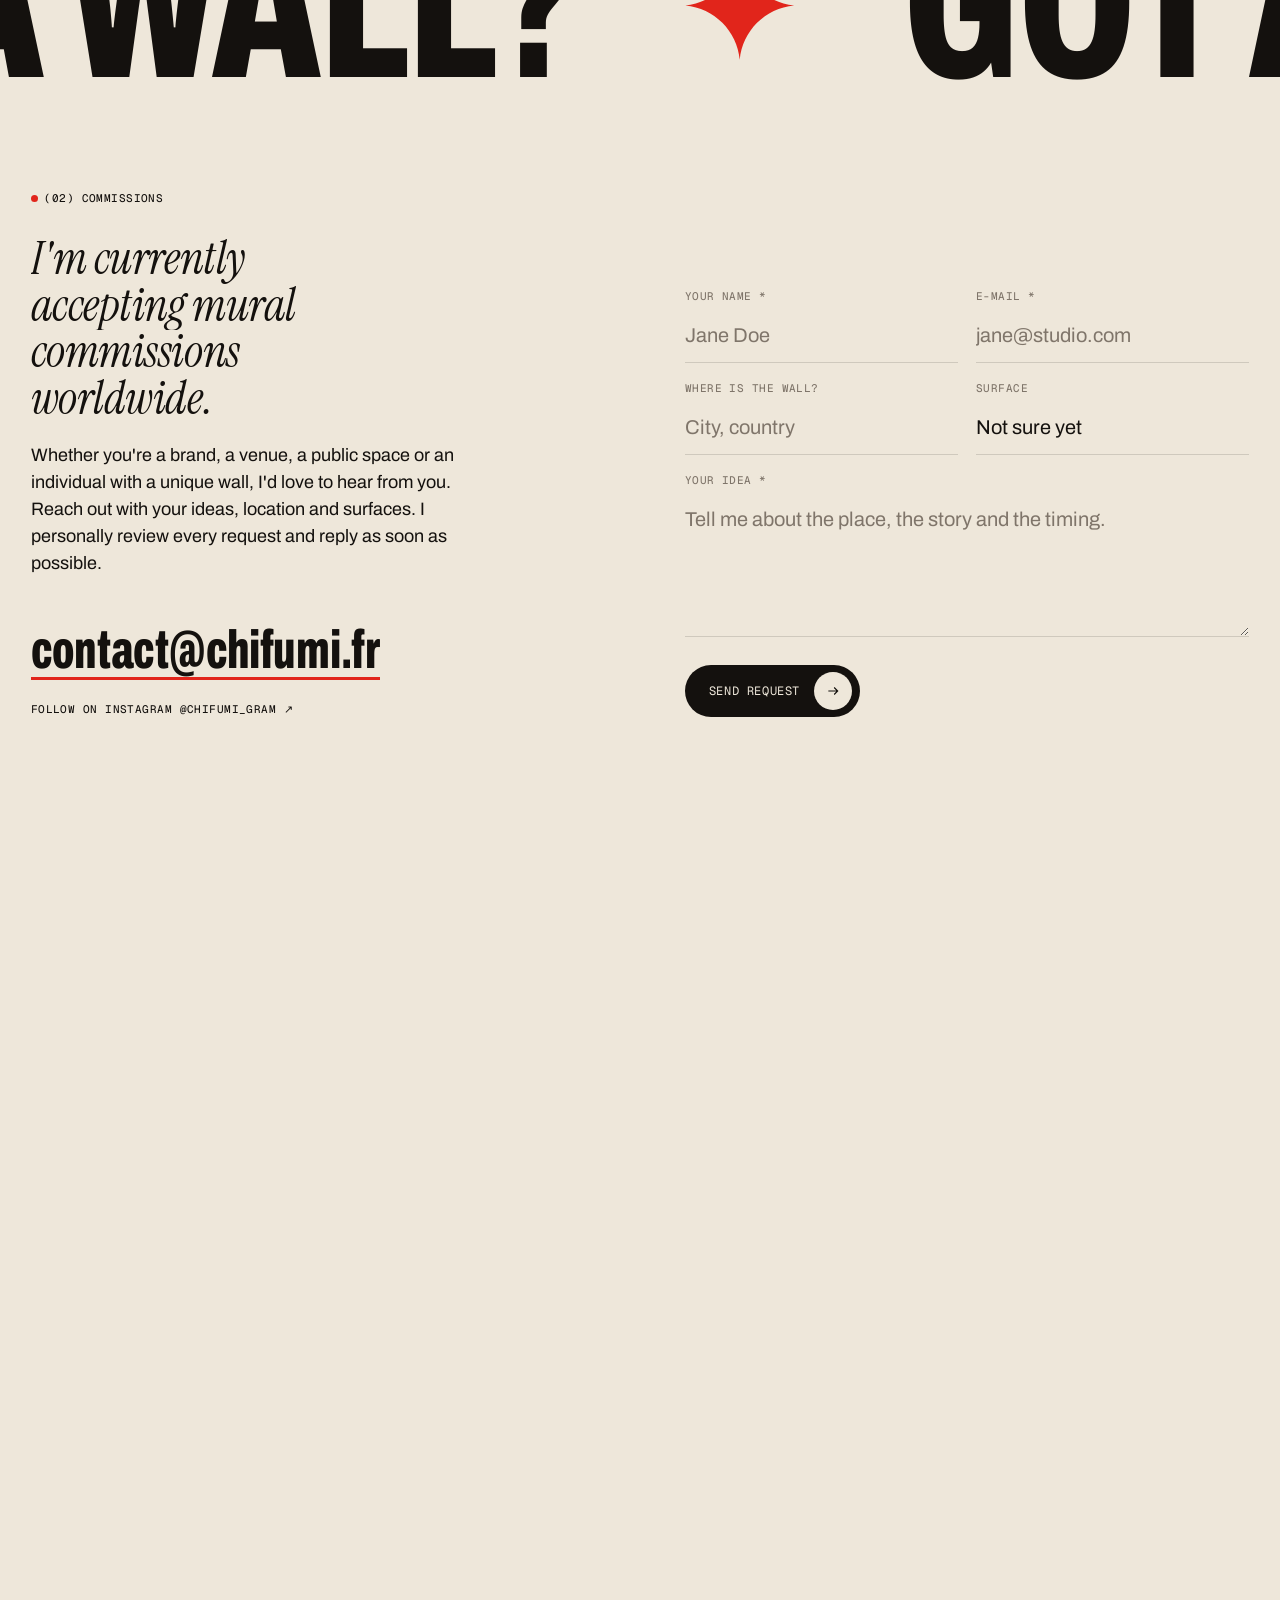
<file: murals/index.html>
<!DOCTYPE html><html lang="en" data-page="murals"><head><meta charset="utf-8"><meta name="viewport" content="width=device-width, initial-scale=1"><title>Murals — Chifumi</title><meta name="description" content="Large-scale murals by Chifumi across Cambodia, India, Madagascar and France."><meta name="robots" content="noindex"><link rel="canonical" href="https://www.chifumi.fr/murals/"><link rel="icon" href="/_astro/hand-ok.COxfuZLB_Z1gmU56.webp" type="image/webp"><meta name="theme-color" content="#eee7da"><meta property="og:type" content="website"><meta property="og:title" content="Murals — Chifumi"><meta property="og:description" content="Large-scale murals by Chifumi across Cambodia, India, Madagascar and France."><meta property="og:image" content="https://www.chifumi.fr/_astro/mudra-chennai-2022.BFIb-A4q_1y2e15.webp"><meta name="twitter:card" content="summary_large_image"><script>
      (function () {
        var d = document.documentElement;
        d.classList.add('js');
        if (window.matchMedia('(prefers-reduced-motion: reduce)').matches) d.classList.add('reduced');
        try {
          if (sessionStorage.getItem('chifumi:pt') === '1') d.classList.add('pt-in');
        } catch (e) {}
      })();
    </script><link rel="stylesheet" href="/_astro/Contact.BHq7Zjxk.css"></head><body><a class="sr-only" href="#main">Skip to content</a><header class="nav" data-nav data-theme="paper"><a href="/" class="nav__logo" aria-label="Chifumi, home"><img src="/_astro/hand-ok.COxfuZLB_GmJD8.webp" srcset="/_astro/hand-ok.COxfuZLB_1OeGLb.webp 96w, /_astro/hand-ok.COxfuZLB_GmJD8.webp 1078w" alt sizes="34px" loading="eager" decoding="async" width="1078" height="1099" class="nav__hand"><span class="nav__name">Chifumi</span></a><p class="nav__meta mono" aria-hidden="true"><span><i class="dot"></i>Taking commissions</span><span>Phnom Penh <time data-clock>--:--</time></span></p><div class="nav__right"><a class="nav__cta mono" href="/#contact">Commission a wall</a><button class="nav__menu mono" type="button" data-menu-toggle aria-expanded="false" aria-controls="menu"><span data-menu-word>Menu</span><span class="nav__burger" aria-hidden="true"><i></i><i></i></span></button></div></header><div class="menu" id="menu" data-menu aria-hidden="true"><div class="menu__body"><nav class="menu__links" aria-label="Main"><a class="menu__link" href="/murals" data-menu-link="0" aria-current="page"><span class="menu__num mono">01</span><span class="menu__label display"><span>Murals</span></span></a><a class="menu__link" href="/collaborations" data-menu-link="1"><span class="menu__num mono">02</span><span class="menu__label display"><span>Collaborations</span></span></a><a class="menu__link" href="/augmented-reality" data-menu-link="2"><span class="menu__num mono">03</span><span class="menu__label display"><span>Augmented Reality</span></span></a><a class="menu__link" href="/shop" data-menu-link="3"><span class="menu__num mono">04</span><span class="menu__label display"><span>Shop</span></span></a><a class="menu__link" href="/about" data-menu-link="4"><span class="menu__num mono">05</span><span class="menu__label display"><span>About</span></span></a></nav><div class="menu__preview" aria-hidden="true"><img src="/_astro/mudra-chennai-2022.BFIb-A4q_1KmaWN.webp" srcset="/_astro/mudra-chennai-2022.BFIb-A4q_Z2qi5vQ.webp 600w, /_astro/mudra-chennai-2022.BFIb-A4q_6E5PI.webp 900w, /_astro/mudra-chennai-2022.BFIb-A4q_1KmaWN.webp 1400w" alt sizes="40vw" loading="lazy" decoding="async" data-menu-img="0" width="1400" height="1400" class="is-active"><img src="/_astro/coca-cola-cans.B_9gsMuD_1BxD9Y.webp" srcset="/_astro/coca-cola-cans.B_9gsMuD_1EvPi8.webp 600w, /_astro/coca-cola-cans.B_9gsMuD_1EoLRU.webp 900w, /_astro/coca-cola-cans.B_9gsMuD_1BxD9Y.webp 1400w" alt sizes="40vw" loading="lazy" decoding="async" data-menu-img="1" width="1400" height="1400" class><img src="/_astro/vol-phone.CWaRfnoE_Z1yt1GN.webp" srcset="/_astro/vol-phone.CWaRfnoE_21EJGc.webp 600w, /_astro/vol-phone.CWaRfnoE_Z2rwtz3.webp 900w, /_astro/vol-phone.CWaRfnoE_Z1yt1GN.webp 1400w" alt sizes="40vw" loading="lazy" decoding="async" data-menu-img="2" width="1400" height="1400" class><img src="/_astro/kunthea-2.DTrwBMWk_Z1NgR6P.webp" srcset="/_astro/kunthea-2.DTrwBMWk_Z2m10zr.webp 600w, /_astro/kunthea-2.DTrwBMWk_Z1NgR6P.webp 800w" alt sizes="40vw" loading="lazy" decoding="async" data-menu-img="3" width="800" height="739" class><img src="/_astro/portrait.BTRjmh0K_Z17EoxR.webp" srcset="/_astro/portrait.BTRjmh0K_ZW0oWL.webp 600w, /_astro/portrait.BTRjmh0K_XfWDG.webp 900w, /_astro/portrait.BTRjmh0K_Z17EoxR.webp 1103w" alt sizes="40vw" loading="lazy" decoding="async" data-menu-img="4" width="1103" height="1400" class></div></div><div class="menu__foot mono"><a href="mailto:contact@chifumi.fr">contact@chifumi.fr</a><a href="https://www.instagram.com/chifumi_gram/" target="_blank" rel="noopener">Instagram @chifumi_gram</a><span>Phnom Penh, Cambodia — <time data-clock>--:--</time></span></div></div><main id="main"><section class="phero" data-theme="paper"><div class="phero__top wrap"><p class="mono label">(Murals)</p><p class="mono muted">13 walls · 4 countries · 2019 — 2025</p></div><h1 class="phero__title display wrap" data-split-chars>Murals</h1><div class="phero__row wrap"><p class="phero__lead serif" data-split-lines>Embrace the world, one wall at a time.</p><p class="phero__text" data-fade>As a globetrotting artist, I chase the sun, painting my way through diverse cultures and landscapes. From the energy of metropolises to the serene beauty of hidden villages, each place leaves its mark on my art, shaping it with unique patterns, textures and stories.</p></div><div class="phero__media wrap"><div class="frame frame--parallax" data-clip-reveal><img src="/_astro/painting-lift.hGol0XFF_Z1nsnCq.webp" srcset="/_astro/painting-lift.hGol0XFF_Z24keNN.webp 480w, /_astro/painting-lift.hGol0XFF_Z19xwm8.webp 800w, /_astro/painting-lift.hGol0XFF_sAf6w.webp 1200w, /_astro/painting-lift.hGol0XFF_Z1ds6Mh.webp 1800w, /_astro/painting-lift.hGol0XFF_Z1nsnCq.webp 2000w" alt="Chifumi painting a giant blue hand from a cherry-picker lift" sizes="100vw" loading="eager" decoding="async" data-parallax="14" width="2000" height="1111"></div></div></section><section class="windex wrap" data-theme="paper"><div class="windex__head"><p class="mono label">Index of walls</p><p class="windex__note" data-fade>Dive in and explore murals that burst with life. Let the colours wash over you, let the stories ignite your imagination, and feel the world shrink as you connect with communities near and far.</p></div><ul class="windex__list" data-hover-list><li class="windex__row windex__row--head mono muted" aria-hidden="true"><span>No.</span><span>Title</span><span>City</span><span>Country</span><span>Year</span></li><li><a class="windex__row" href="#apsara-varanasi" data-preview="/_astro/apsara-varanasi-2025.DKB23zMX_ZG48dq.webp"><span class="mono">01</span><span class="windex__title display">Apsara Composition</span><span>Varanasi</span><span>India</span><span class="mono">2025</span></a></li><li><a class="windex__row" href="#ta-prohm" data-preview="/_astro/ta-prohm-siem-reap-2024.CayvPBcH_1NuMTw.webp"><span class="mono">02</span><span class="windex__title display">Ta Prohm</span><span>Siem Reap</span><span>Cambodia</span><span class="mono">2024</span></a></li><li><a class="windex__row" href="#maki-maki" data-preview="/_astro/maki-maki-strasbourg-2023.BVJwSa3v_1uqigX.webp"><span class="mono">03</span><span class="windex__title display">Maki Maki</span><span>Strasbourg</span><span>France</span><span class="mono">2023</span></a></li><li><a class="windex__row" href="#kantha-bopha" data-preview="/_astro/kantha-bopha-phnom-penh-2023.CB3FytDn_1r7m7u.webp"><span class="mono">04</span><span class="windex__title display">Kantha Bopha</span><span>Phnom Penh</span><span>Cambodia</span><span class="mono">2023</span></a></li><li><a class="windex__row" href="#a-vol-doiseau" data-preview="/_astro/a-vol-doiseau-schiltigheim-2023.DIJgyquD_1B31cf.webp"><span class="mono">05</span><span class="windex__title display">A vol d&#39;oiseau</span><span>Schiltigheim</span><span>France</span><span class="mono">2023</span></a></li><li><a class="windex__row" href="#laetitia" data-preview="/_astro/laetitia-mahajanga-2023.Do0PdQb9_1Cr5s6.webp"><span class="mono">06</span><span class="windex__title display">Laetitia</span><span>Mahajanga</span><span>Madagascar</span><span class="mono">2023</span></a></li><li><a class="windex__row" href="#fanampitoloha" data-preview="/_astro/fanampitoloha-diego-suarez-2023.CYrjGDr1_VmeIm.webp"><span class="mono">07</span><span class="windex__title display">Fanampitoloha</span><span>Diego Suarez</span><span>Madagascar</span><span class="mono">2023</span></a></li><li><a class="windex__row" href="#mudra-chennai" data-preview="/_astro/mudra-chennai-2022.BFIb-A4q_1H3kRb.webp"><span class="mono">08</span><span class="windex__title display">Mudra</span><span>Chennai</span><span>India</span><span class="mono">2022</span></a></li><li><a class="windex__row" href="#together" data-preview="/_astro/together-mumbai-2021.Dl06S6DS_1BtgyU.webp"><span class="mono">09</span><span class="windex__title display">We see possibilities when we are together</span><span>Mumbai</span><span>India</span><span class="mono">2021</span></a></li><li><a class="windex__row" href="#rama" data-preview="/_astro/rama-ayodhya-2021.xJ5Dhduv_Z23DW6H.webp"><span class="mono">10</span><span class="windex__title display">Rama</span><span>Ayodhya</span><span>India</span><span class="mono">2021</span></a></li><li><a class="windex__row" href="#reahu" data-preview="/_astro/reahu-epinal-2021.D0IQMsC4_Z1NFhUE.webp"><span class="mono">11</span><span class="windex__title display">Reahu</span><span>Epinal</span><span>France</span><span class="mono">2021</span></a></li><li><a class="windex__row" href="#yoni-mudra" data-preview="/_astro/yoni-mudra-coimbatore-2020.C3zaMOuX_1ENDHQ.webp"><span class="mono">12</span><span class="windex__title display">Yoni Mudra</span><span>Coimbatore</span><span>India</span><span class="mono">2020</span></a></li><li><a class="windex__row" href="#kirthimurka" data-preview="/_astro/kirthimurka-varanasi-2019.DVVL_30v_2acafN.webp"><span class="mono">13</span><span class="windex__title display">Kirthimurka</span><span>Varanasi</span><span>India</span><span class="mono">2019</span></a></li></ul><div class="hpreview hpreview--square" data-hover-preview aria-hidden="true"></div></section><section class="wgallery wrap" data-theme="paper"><article class="wcard" id="apsara-varanasi" style="--start:1;--span:7"><div class="wcard__media frame frame--parallax" data-clip-reveal><img src="/_astro/apsara-varanasi-2025.DKB23zMX_1iT4Ok.webp" srcset="/_astro/apsara-varanasi-2025.DKB23zMX_nX6iM.webp 600w, /_astro/apsara-varanasi-2025.DKB23zMX_1k6twU.webp 900w, /_astro/apsara-varanasi-2025.DKB23zMX_Z2ccAcM.webp 1300w, /_astro/apsara-varanasi-2025.DKB23zMX_1iT4Ok.webp 1500w" alt="Apsara Composition, mural in Varanasi, India (2025)" sizes="(max-width: 860px) 100vw, 58vw" loading="lazy" decoding="async" data-parallax="10" width="1500" height="1512"></div><div class="wcard__meta"><span class="mono">01</span><div><h2 class="wcard__title display">Apsara Composition</h2></div><p class="mono wcard__place">Varanasi, India<br>2025</p></div></article><article class="wcard" id="ta-prohm" style="--start:9;--span:4"><div class="wcard__media frame frame--parallax" data-clip-reveal><img src="/_astro/ta-prohm-siem-reap-2024.CayvPBcH_1hP0cV.webp" srcset="/_astro/ta-prohm-siem-reap-2024.CayvPBcH_24V8vi.webp 600w, /_astro/ta-prohm-siem-reap-2024.CayvPBcH_zl3v4.webp 900w, /_astro/ta-prohm-siem-reap-2024.CayvPBcH_Z23VCPn.webp 1300w, /_astro/ta-prohm-siem-reap-2024.CayvPBcH_Z1DrLqq.webp 1800w, /_astro/ta-prohm-siem-reap-2024.CayvPBcH_1hP0cV.webp 2000w" alt="Ta Prohm, mural in Siem Reap, Cambodia (2024)" sizes="(max-width: 860px) 100vw, 33vw" loading="lazy" decoding="async" data-parallax="10" width="2000" height="2000"></div><div class="wcard__meta"><span class="mono">02</span><div><h2 class="wcard__title display">Ta Prohm</h2><p class="wall__khmer" lang="km">ប្រាសាទតាព្រហ្ម</p></div><p class="mono wcard__place">Siem Reap, Cambodia<br>2024</p></div></article><article class="wcard" id="maki-maki" style="--start:2;--span:5"><div class="wcard__media frame frame--parallax" data-clip-reveal><img src="/_astro/maki-maki-strasbourg-2023.BVJwSa3v_Z2b232l.webp" srcset="/_astro/maki-maki-strasbourg-2023.BVJwSa3v_11cuNK.webp 600w, /_astro/maki-maki-strasbourg-2023.BVJwSa3v_1FOBiO.webp 900w, /_astro/maki-maki-strasbourg-2023.BVJwSa3v_2kmYHw.webp 1300w, /_astro/maki-maki-strasbourg-2023.BVJwSa3v_Z2b232l.webp 1365w" alt="Maki Maki, mural in Strasbourg, France (2023)" sizes="(max-width: 860px) 100vw, 42vw" loading="lazy" decoding="async" data-parallax="10" width="1365" height="1365"></div><div class="wcard__meta"><span class="mono">03</span><div><h2 class="wcard__title display">Maki Maki</h2></div><p class="mono wcard__place">Strasbourg, France<br>2023</p></div></article><article class="wcard" id="kantha-bopha" style="--start:8;--span:5"><div class="wcard__media frame frame--parallax" data-clip-reveal><img src="/_astro/kantha-bopha-phnom-penh-2023.CB3FytDn_Z1Pd5o1.webp" srcset="/_astro/kantha-bopha-phnom-penh-2023.CB3FytDn_2j4bhw.webp 600w, /_astro/kantha-bopha-phnom-penh-2023.CB3FytDn_Z1jMESp.webp 900w, /_astro/kantha-bopha-phnom-penh-2023.CB3FytDn_2u0lqa.webp 1300w, /_astro/kantha-bopha-phnom-penh-2023.CB3FytDn_ZDc2H1.webp 1800w, /_astro/kantha-bopha-phnom-penh-2023.CB3FytDn_Z1Pd5o1.webp 2000w" alt="Kantha Bopha, mural in Phnom Penh, Cambodia (2023)" sizes="(max-width: 860px) 100vw, 42vw" loading="lazy" decoding="async" data-parallax="10" width="2000" height="2000"></div><div class="wcard__meta"><span class="mono">04</span><div><h2 class="wcard__title display">Kantha Bopha</h2></div><p class="mono wcard__place">Phnom Penh, Cambodia<br>2023</p></div></article><article class="wcard" id="a-vol-doiseau" style="--start:1;--span:6"><div class="wcard__media frame frame--parallax" data-clip-reveal><img src="/_astro/a-vol-doiseau-schiltigheim-2023.DIJgyquD_Z1blDKL.webp" srcset="/_astro/a-vol-doiseau-schiltigheim-2023.DIJgyquD_1JM4pr.webp 600w, /_astro/a-vol-doiseau-schiltigheim-2023.DIJgyquD_1s2lcF.webp 900w, /_astro/a-vol-doiseau-schiltigheim-2023.DIJgyquD_Z1f0lo.webp 1300w, /_astro/a-vol-doiseau-schiltigheim-2023.DIJgyquD_Z1blDKL.webp 1500w" alt="A vol d'oiseau, mural in Schiltigheim, France (2023)" sizes="(max-width: 860px) 100vw, 50vw" loading="lazy" decoding="async" data-parallax="10" width="1500" height="1501"></div><div class="wcard__meta"><span class="mono">05</span><div><h2 class="wcard__title display">A vol d&#39;oiseau</h2></div><p class="mono wcard__place">Schiltigheim, France<br>2023</p></div></article><article class="wcard" id="laetitia" style="--start:7;--span:6"><div class="wcard__media frame frame--parallax" data-clip-reveal><img src="/_astro/laetitia-mahajanga-2023.Do0PdQb9_1kpPKP.webp" srcset="/_astro/laetitia-mahajanga-2023.Do0PdQb9_1SRq3R.webp 600w, /_astro/laetitia-mahajanga-2023.Do0PdQb9_RSo5e.webp 900w, /_astro/laetitia-mahajanga-2023.Do0PdQb9_1Y3paN.webp 1300w, /_astro/laetitia-mahajanga-2023.Do0PdQb9_1kpPKP.webp 1500w" alt="Laetitia, mural in Mahajanga, Madagascar (2023)" sizes="(max-width: 860px) 100vw, 50vw" loading="lazy" decoding="async" data-parallax="10" width="1500" height="1125"></div><div class="wcard__meta"><span class="mono">06</span><div><h2 class="wcard__title display">Laetitia</h2></div><p class="mono wcard__place">Mahajanga, Madagascar<br>2023</p></div></article><article class="wcard" id="fanampitoloha" style="--start:3;--span:5"><div class="wcard__media frame frame--parallax" data-clip-reveal><img src="/_astro/fanampitoloha-diego-suarez-2023.CYrjGDr1_ZMJ6Fa.webp" srcset="/_astro/fanampitoloha-diego-suarez-2023.CYrjGDr1_156hVy.webp 600w, /_astro/fanampitoloha-diego-suarez-2023.CYrjGDr1_1rDQ8v.webp 900w, /_astro/fanampitoloha-diego-suarez-2023.CYrjGDr1_Zdbhst.webp 1300w, /_astro/fanampitoloha-diego-suarez-2023.CYrjGDr1_ZMJ6Fa.webp 1400w" alt="Fanampitoloha, mural in Diego Suarez, Madagascar (2023)" sizes="(max-width: 860px) 100vw, 42vw" loading="lazy" decoding="async" data-parallax="10" width="1400" height="1400"></div><div class="wcard__meta"><span class="mono">07</span><div><h2 class="wcard__title display">Fanampitoloha</h2></div><p class="mono wcard__place">Diego Suarez, Madagascar<br>2023</p></div></article><article class="wcard" id="mudra-chennai" style="--start:9;--span:4"><div class="wcard__media frame frame--parallax" data-clip-reveal><img src="/_astro/mudra-chennai-2022.BFIb-A4q_1KmaWN.webp" srcset="/_astro/mudra-chennai-2022.BFIb-A4q_Z2qi5vQ.webp 600w, /_astro/mudra-chennai-2022.BFIb-A4q_6E5PI.webp 900w, /_astro/mudra-chennai-2022.BFIb-A4q_Z1qQghQ.webp 1300w, /_astro/mudra-chennai-2022.BFIb-A4q_1KmaWN.webp 1400w" alt="Mudra, mural in Chennai, India (2022)" sizes="(max-width: 860px) 100vw, 33vw" loading="lazy" decoding="async" data-parallax="10" width="1400" height="1400"></div><div class="wcard__meta"><span class="mono">08</span><div><h2 class="wcard__title display">Mudra</h2></div><p class="mono wcard__place">Chennai, India<br>2022</p></div></article><article class="wcard" id="together" style="--start:1;--span:4"><div class="wcard__media frame frame--parallax" data-clip-reveal><img src="/_astro/together-mumbai-2021.Dl06S6DS_L9Rq4.webp" srcset="/_astro/together-mumbai-2021.Dl06S6DS_Z2nFCHN.webp 600w, /_astro/together-mumbai-2021.Dl06S6DS_2uXtcl.webp 900w, /_astro/together-mumbai-2021.Dl06S6DS_1zd4d9.webp 1300w, /_astro/together-mumbai-2021.Dl06S6DS_Z1GVzWj.webp 1800w, /_astro/together-mumbai-2021.Dl06S6DS_L9Rq4.webp 2000w" alt="We see possibilities when we are together, mural in Mumbai, India (2021)" sizes="(max-width: 860px) 100vw, 33vw" loading="lazy" decoding="async" data-parallax="10" width="2000" height="1498"></div><div class="wcard__meta"><span class="mono">09</span><div><h2 class="wcard__title display">We see possibilities when we are together</h2></div><p class="mono wcard__place">Mumbai, India<br>2021</p></div></article><article class="wcard" id="rama" style="--start:6;--span:7"><div class="wcard__media frame frame--parallax" data-clip-reveal><img src="/_astro/rama-ayodhya-2021.xJ5Dhduv_IHYG3.webp" srcset="/_astro/rama-ayodhya-2021.xJ5Dhduv_15kjwB.webp 600w, /_astro/rama-ayodhya-2021.xJ5Dhduv_ZGKNjk.webp 900w, /_astro/rama-ayodhya-2021.xJ5Dhduv_2qdijC.webp 1300w, /_astro/rama-ayodhya-2021.xJ5Dhduv_IHYG3.webp 1500w" alt="Rama, mural in Ayodhya, India (2021)" sizes="(max-width: 860px) 100vw, 58vw" loading="lazy" decoding="async" data-parallax="10" width="1500" height="1500"></div><div class="wcard__meta"><span class="mono">10</span><div><h2 class="wcard__title display">Rama</h2></div><p class="mono wcard__place">Ayodhya, India<br>2021</p></div></article><article class="wcard" id="reahu" style="--start:2;--span:6"><div class="wcard__media frame frame--parallax" data-clip-reveal><img src="/_astro/reahu-epinal-2021.D0IQMsC4_ZXBdvv.webp" srcset="/_astro/reahu-epinal-2021.D0IQMsC4_1kiXHE.webp 600w, /_astro/reahu-epinal-2021.D0IQMsC4_ZrM98h.webp 900w, /_astro/reahu-epinal-2021.D0IQMsC4_Z7QyGI.webp 1300w, /_astro/reahu-epinal-2021.D0IQMsC4_ZXBdvv.webp 1400w" alt="Reahu, mural in Epinal, France (2021)" sizes="(max-width: 860px) 100vw, 50vw" loading="lazy" decoding="async" data-parallax="10" width="1400" height="1400"></div><div class="wcard__meta"><span class="mono">11</span><div><h2 class="wcard__title display">Reahu</h2></div><p class="mono wcard__place">Epinal, France<br>2021</p></div></article><article class="wcard" id="yoni-mudra" style="--start:9;--span:4"><div class="wcard__media frame frame--parallax" data-clip-reveal><img src="/_astro/yoni-mudra-coimbatore-2020.C3zaMOuX_Z1UOzfi.webp" srcset="/_astro/yoni-mudra-coimbatore-2020.C3zaMOuX_24orP3.webp 600w, /_astro/yoni-mudra-coimbatore-2020.C3zaMOuX_ZElndk.webp 900w, /_astro/yoni-mudra-coimbatore-2020.C3zaMOuX_1T2QTO.webp 1300w, /_astro/yoni-mudra-coimbatore-2020.C3zaMOuX_Z1UOzfi.webp 1400w" alt="Yoni Mudra, mural in Coimbatore, India (2020)" sizes="(max-width: 860px) 100vw, 33vw" loading="lazy" decoding="async" data-parallax="10" width="1400" height="1400"></div><div class="wcard__meta"><span class="mono">12</span><div><h2 class="wcard__title display">Yoni Mudra</h2></div><p class="mono wcard__place">Coimbatore, India<br>2020</p></div></article><article class="wcard" id="kirthimurka" style="--start:4;--span:6"><div class="wcard__media frame frame--parallax" data-clip-reveal><img src="/_astro/kirthimurka-varanasi-2019.DVVL_30v_1MNIuf.webp" srcset="/_astro/kirthimurka-varanasi-2019.DVVL_30v_1FXmMA.webp 600w, /_astro/kirthimurka-varanasi-2019.DVVL_30v_2lAthE.webp 900w, /_astro/kirthimurka-varanasi-2019.DVVL_30v_Z2mMMXe.webp 1300w, /_astro/kirthimurka-varanasi-2019.DVVL_30v_1MNIuf.webp 1400w" alt="Kirthimurka, mural in Varanasi, India (2019)" sizes="(max-width: 860px) 100vw, 50vw" loading="lazy" decoding="async" data-parallax="10" width="1400" height="1400"></div><div class="wcard__meta"><span class="mono">13</span><div><h2 class="wcard__title display">Kirthimurka</h2></div><p class="mono wcard__place">Varanasi, India<br>2019</p></div></article></section><section class="morewalls is-ink" data-theme="ink"><div class="morewalls__head wrap"><p class="mono label">And many more walls</p><p class="morewalls__title display" data-split-lines>+100 murals in 12 countries</p></div><div class="morewalls__track marquee" data-marquee data-speed="45"><div class="marquee__inner"><div class="morewalls__img frame"><img src="/_astro/portrait-wall.H_HP2inm_Z1sdoCU.webp" srcset="/_astro/portrait-wall.H_HP2inm_bC4VA.webp 500w, /_astro/portrait-wall.H_HP2inm_kOYmm.webp 800w, /_astro/portrait-wall.H_HP2inm_Z1sdoCU.webp 2000w" alt sizes="30vw" loading="lazy" decoding="async" width="2000" height="1500"></div><div class="morewalls__img frame"><img src="/_astro/portrait-flowers.BuJoQ99a_ZFSDHc.webp" srcset="/_astro/portrait-flowers.BuJoQ99a_1df9o7.webp 500w, /_astro/portrait-flowers.BuJoQ99a_Z1H1rGr.webp 800w, /_astro/portrait-flowers.BuJoQ99a_ZFSDHc.webp 2000w" alt sizes="30vw" loading="lazy" decoding="async" width="2000" height="1500"></div><div class="morewalls__img frame"><img src="/_astro/house-flowers.CmdNDgL__Z172P81.webp" srcset="/_astro/house-flowers.CmdNDgL__Z1nSHy7.webp 500w, /_astro/house-flowers.CmdNDgL__10acyX.webp 800w, /_astro/house-flowers.CmdNDgL__Z172P81.webp 2000w" alt sizes="30vw" loading="lazy" decoding="async" width="2000" height="2000"></div><div class="morewalls__img frame"><img src="/_astro/possibilities-court.DURZ9pvb_UItfW.webp" srcset="/_astro/possibilities-court.DURZ9pvb_Zp4YnW.webp 500w, /_astro/possibilities-court.DURZ9pvb_ZXNVfQ.webp 800w, /_astro/possibilities-court.DURZ9pvb_UItfW.webp 1400w" alt sizes="30vw" loading="lazy" decoding="async" width="1400" height="1400"></div><div class="morewalls__img frame"><img src="/_astro/kiri-arena.C9YNXCbA_Z1mrW5Y.webp" srcset="/_astro/kiri-arena.C9YNXCbA_2jpaCF.webp 500w, /_astro/kiri-arena.C9YNXCbA_Z2fJIzo.webp 800w, /_astro/kiri-arena.C9YNXCbA_Z1mrW5Y.webp 2000w" alt sizes="30vw" loading="lazy" decoding="async" width="2000" height="2000"></div><div class="morewalls__img frame"><img src="/_astro/laetitia-mahajanga-2023.Do0PdQb9_1kpPKP.webp" srcset="/_astro/laetitia-mahajanga-2023.Do0PdQb9_1knqVM.webp 500w, /_astro/laetitia-mahajanga-2023.Do0PdQb9_k2Luw.webp 800w, /_astro/laetitia-mahajanga-2023.Do0PdQb9_1kpPKP.webp 1500w" alt sizes="30vw" loading="lazy" decoding="async" width="1500" height="1125"></div><div class="morewalls__img frame"><img src="/_astro/fanampitoloha-diego-suarez-2023.CYrjGDr1_ZMJ6Fa.webp" srcset="/_astro/fanampitoloha-diego-suarez-2023.CYrjGDr1_ZINB3J.webp 500w, /_astro/fanampitoloha-diego-suarez-2023.CYrjGDr1_Zmg2QM.webp 800w, /_astro/fanampitoloha-diego-suarez-2023.CYrjGDr1_ZMJ6Fa.webp 1400w" alt sizes="30vw" loading="lazy" decoding="async" width="1400" height="1400"></div><div class="morewalls__img frame"><img src="/_astro/mudra-chennai-2022.BFIb-A4q_1KmaWN.webp" srcset="/_astro/mudra-chennai-2022.BFIb-A4q_Z1zxqH4.webp 500w, /_astro/mudra-chennai-2022.BFIb-A4q_WoJEv.webp 800w, /_astro/mudra-chennai-2022.BFIb-A4q_1KmaWN.webp 1400w" alt sizes="30vw" loading="lazy" decoding="async" width="1400" height="1400"></div><div class="morewalls__img frame"><img src="/_astro/together-mumbai-2021.Dl06S6DS_L9Rq4.webp" srcset="/_astro/together-mumbai-2021.Dl06S6DS_Z5AQdT.webp 500w, /_astro/together-mumbai-2021.Dl06S6DS_NT5oV.webp 800w, /_astro/together-mumbai-2021.Dl06S6DS_L9Rq4.webp 2000w" alt sizes="30vw" loading="lazy" decoding="async" width="2000" height="1498"></div><div class="morewalls__img frame"><img src="/_astro/rama-ayodhya-2021.xJ5Dhduv_IHYG3.webp" srcset="/_astro/rama-ayodhya-2021.xJ5Dhduv_Z1H643H.webp 500w, /_astro/rama-ayodhya-2021.xJ5Dhduv_1zYVTi.webp 800w, /_astro/rama-ayodhya-2021.xJ5Dhduv_IHYG3.webp 1500w" alt sizes="30vw" loading="lazy" decoding="async" width="1500" height="1500"></div><div class="morewalls__img frame"><img src="/_astro/portrait-wall.H_HP2inm_Z1sdoCU.webp" srcset="/_astro/portrait-wall.H_HP2inm_bC4VA.webp 500w, /_astro/portrait-wall.H_HP2inm_kOYmm.webp 800w, /_astro/portrait-wall.H_HP2inm_Z1sdoCU.webp 2000w" alt sizes="30vw" loading="lazy" decoding="async" width="2000" height="1500"></div><div class="morewalls__img frame"><img src="/_astro/portrait-flowers.BuJoQ99a_ZFSDHc.webp" srcset="/_astro/portrait-flowers.BuJoQ99a_1df9o7.webp 500w, /_astro/portrait-flowers.BuJoQ99a_Z1H1rGr.webp 800w, /_astro/portrait-flowers.BuJoQ99a_ZFSDHc.webp 2000w" alt sizes="30vw" loading="lazy" decoding="async" width="2000" height="1500"></div><div class="morewalls__img frame"><img src="/_astro/house-flowers.CmdNDgL__Z172P81.webp" srcset="/_astro/house-flowers.CmdNDgL__Z1nSHy7.webp 500w, /_astro/house-flowers.CmdNDgL__10acyX.webp 800w, /_astro/house-flowers.CmdNDgL__Z172P81.webp 2000w" alt sizes="30vw" loading="lazy" decoding="async" width="2000" height="2000"></div><div class="morewalls__img frame"><img src="/_astro/possibilities-court.DURZ9pvb_UItfW.webp" srcset="/_astro/possibilities-court.DURZ9pvb_Zp4YnW.webp 500w, /_astro/possibilities-court.DURZ9pvb_ZXNVfQ.webp 800w, /_astro/possibilities-court.DURZ9pvb_UItfW.webp 1400w" alt sizes="30vw" loading="lazy" decoding="async" width="1400" height="1400"></div><div class="morewalls__img frame"><img src="/_astro/kiri-arena.C9YNXCbA_Z1mrW5Y.webp" srcset="/_astro/kiri-arena.C9YNXCbA_2jpaCF.webp 500w, /_astro/kiri-arena.C9YNXCbA_Z2fJIzo.webp 800w, /_astro/kiri-arena.C9YNXCbA_Z1mrW5Y.webp 2000w" alt sizes="30vw" loading="lazy" decoding="async" width="2000" height="2000"></div><div class="morewalls__img frame"><img src="/_astro/laetitia-mahajanga-2023.Do0PdQb9_1kpPKP.webp" srcset="/_astro/laetitia-mahajanga-2023.Do0PdQb9_1knqVM.webp 500w, /_astro/laetitia-mahajanga-2023.Do0PdQb9_k2Luw.webp 800w, /_astro/laetitia-mahajanga-2023.Do0PdQb9_1kpPKP.webp 1500w" alt sizes="30vw" loading="lazy" decoding="async" width="1500" height="1125"></div><div class="morewalls__img frame"><img src="/_astro/fanampitoloha-diego-suarez-2023.CYrjGDr1_ZMJ6Fa.webp" srcset="/_astro/fanampitoloha-diego-suarez-2023.CYrjGDr1_ZINB3J.webp 500w, /_astro/fanampitoloha-diego-suarez-2023.CYrjGDr1_Zmg2QM.webp 800w, /_astro/fanampitoloha-diego-suarez-2023.CYrjGDr1_ZMJ6Fa.webp 1400w" alt sizes="30vw" loading="lazy" decoding="async" width="1400" height="1400"></div><div class="morewalls__img frame"><img src="/_astro/mudra-chennai-2022.BFIb-A4q_1KmaWN.webp" srcset="/_astro/mudra-chennai-2022.BFIb-A4q_Z1zxqH4.webp 500w, /_astro/mudra-chennai-2022.BFIb-A4q_WoJEv.webp 800w, /_astro/mudra-chennai-2022.BFIb-A4q_1KmaWN.webp 1400w" alt sizes="30vw" loading="lazy" decoding="async" width="1400" height="1400"></div><div class="morewalls__img frame"><img src="/_astro/together-mumbai-2021.Dl06S6DS_L9Rq4.webp" srcset="/_astro/together-mumbai-2021.Dl06S6DS_Z5AQdT.webp 500w, /_astro/together-mumbai-2021.Dl06S6DS_NT5oV.webp 800w, /_astro/together-mumbai-2021.Dl06S6DS_L9Rq4.webp 2000w" alt sizes="30vw" loading="lazy" decoding="async" width="2000" height="1498"></div><div class="morewalls__img frame"><img src="/_astro/rama-ayodhya-2021.xJ5Dhduv_IHYG3.webp" srcset="/_astro/rama-ayodhya-2021.xJ5Dhduv_Z1H643H.webp 500w, /_astro/rama-ayodhya-2021.xJ5Dhduv_1zYVTi.webp 800w, /_astro/rama-ayodhya-2021.xJ5Dhduv_IHYG3.webp 1500w" alt sizes="30vw" loading="lazy" decoding="async" width="1500" height="1500"></div></div></div></section><section class="contact" id="contact" data-theme="paper"><div class="contact__marquee marquee display" data-marquee data-speed="38" aria-hidden="true"><div class="marquee__inner"><span class="marquee__item">Got a wall?<svg class="marquee__sep" viewBox="0 0 24 24" aria-hidden="true"><path fill="currentColor" d="M12 0c.6 6.4 5.6 11.4 12 12-6.4.6-11.4 5.6-12 12-.6-6.4-5.6-11.4-12-12C6.4 11.4 11.4 6.4 12 0Z"></path></svg></span><span class="marquee__item">Got a wall?<svg class="marquee__sep" viewBox="0 0 24 24" aria-hidden="true"><path fill="currentColor" d="M12 0c.6 6.4 5.6 11.4 12 12-6.4.6-11.4 5.6-12 12-.6-6.4-5.6-11.4-12-12C6.4 11.4 11.4 6.4 12 0Z"></path></svg></span><span class="marquee__item">Got a wall?<svg class="marquee__sep" viewBox="0 0 24 24" aria-hidden="true"><path fill="currentColor" d="M12 0c.6 6.4 5.6 11.4 12 12-6.4.6-11.4 5.6-12 12-.6-6.4-5.6-11.4-12-12C6.4 11.4 11.4 6.4 12 0Z"></path></svg></span><span class="marquee__item">Got a wall?<svg class="marquee__sep" viewBox="0 0 24 24" aria-hidden="true"><path fill="currentColor" d="M12 0c.6 6.4 5.6 11.4 12 12-6.4.6-11.4 5.6-12 12-.6-6.4-5.6-11.4-12-12C6.4 11.4 11.4 6.4 12 0Z"></path></svg></span></div></div><h2 class="sr-only">Got a wall?</h2><div class="contact__grid wrap"><div class="contact__intro"><p class="mono label">(02) Commissions</p><p class="contact__lead serif" data-split-lines>I&#39;m currently accepting mural commissions worldwide.</p><p class="contact__text" data-fade>Whether you&#39;re a brand, a venue, a public space or an individual with a unique wall, I&#39;d love to hear from you. Reach out with your ideas, location and surfaces. I personally review every request and reply as soon as possible.</p><a class="contact__mail display" href="mailto:contact@chifumi.fr" data-magnetic><span>contact@chifumi.fr</span></a><a class="contact__ig mono link-u" href="https://www.instagram.com/chifumi_gram/" target="_blank" rel="noopener">Follow on Instagram @chifumi_gram ↗</a></div><form class="form contact__form" data-mail-form data-to="contact@chifumi.fr" novalidate><div class="form__row"><label class="field"><span class="mono muted">Your name *</span><input name="name" required autocomplete="name" placeholder="Jane Doe"></label><label class="field"><span class="mono muted">E-mail *</span><input name="email" type="email" required autocomplete="email" placeholder="jane@studio.com"></label></div><div class="form__row"><label class="field"><span class="mono muted">Where is the wall?</span><input name="location" placeholder="City, country"></label><label class="field"><span class="mono muted">Surface</span><select name="surface"><option value="">Not sure yet</option><option>Under 50 m²</option><option>50 – 200 m²</option><option>200 m² and up</option><option>Brand / product collaboration</option></select></label></div><label class="field"><span class="mono muted">Your idea *</span><textarea name="message" required rows="4" placeholder="Tell me about the place, the story and the timing."></textarea></label><div class="contact__submit"><button class="btn" type="submit" data-magnetic><span>Send request</span><span class="btn__icon"><svg viewBox="0 0 24 24" fill="none" stroke="currentColor" stroke-width="2" aria-hidden="true"><path d="M4 12h16M14 6l6 6-6 6"></path></svg></span></button><p class="form__note mono muted" data-form-note role="status"></p></div></form></div></section></main><div class="footer-wrap"><footer class="footer" data-footer data-theme="navy"><div class="footer__cols"><p class="footer__big display">Painting stories on walls around the world.</p><div class="footer__col"><p class="mono">Explore</p><a class="link-u" href="/murals">Murals</a><a class="link-u" href="/collaborations">Collaborations</a><a class="link-u" href="/augmented-reality">Augmented Reality</a><a class="link-u" href="/shop">Shop</a><a class="link-u" href="/about">About</a></div><div class="footer__col"><p class="mono">Connect</p><a class="link-u" href="mailto:contact@chifumi.fr">contact@chifumi.fr</a><a class="link-u" href="https://www.instagram.com/chifumi_gram/" target="_blank" rel="noopener">Instagram</a><a class="link-u" href="/#contact">Commission a wall</a></div><div class="footer__col"><p class="mono">Studio</p><p>Phnom Penh, Cambodia</p><p><time data-clock>--:--</time> local time</p></div></div><!-- his symbol for real: the mudra hand from his Kantha Bopha wall (tools/mudra_cutout.py) with the logo's lettering --><div class="footer__logo" data-footer-logo><img src="/_astro/hand-mudra.BkbbFhig_Z1XCfgE.webp" srcset="/_astro/hand-mudra.BkbbFhig_19aU5l.webp 360w, /_astro/hand-mudra.BkbbFhig_1zbhsT.webp 560w, /_astro/hand-mudra.BkbbFhig_Z1XCfgE.webp 809w" alt sizes="(max-width: 860px) 34vw, 18vw" loading="lazy" decoding="async" width="809" height="1449" class="footer__hand"><img src="/_astro/logo-lettering.EaQ6wWCX_ZbsLCH.webp" srcset="/_astro/logo-lettering.EaQ6wWCX_ZbsLCH.webp 335w" alt="Chifumi" sizes="(max-width: 860px) 22vw, 12vw" loading="lazy" decoding="async" width="335" height="558" class="footer__lettering"></div><div class="footer__bottom mono"><span>© 2026 Chifumi. All rights reserved.</span><span>Murals · Collaborations · Screen prints · Augmented reality</span><span class="footer__credit">Site by <a href="https://graphiq.art" target="_blank" rel="noopener" data-credit>GRAPHIQ Studio</a></span><!-- our signature: the GRAPHIQ ball peeks over the divider as the pointer gets close to the credit --><div class="sig" data-sig aria-hidden="true"><canvas></canvas></div></div></footer></div><div class="pt" data-pt aria-hidden="true"><img src="/_astro/hand-ok.COxfuZLB_GmJD8.webp" srcset="/_astro/hand-ok.COxfuZLB_dYkDg.webp 440w, /_astro/hand-ok.COxfuZLB_GmJD8.webp 1078w" alt sizes="220px" loading="eager" decoding="async" width="1078" height="1099"></div><script type="module" src="/_astro/Base.astro_astro_type_script_index_0_lang.BJHPPFi8.js"></script></body></html>
</file>
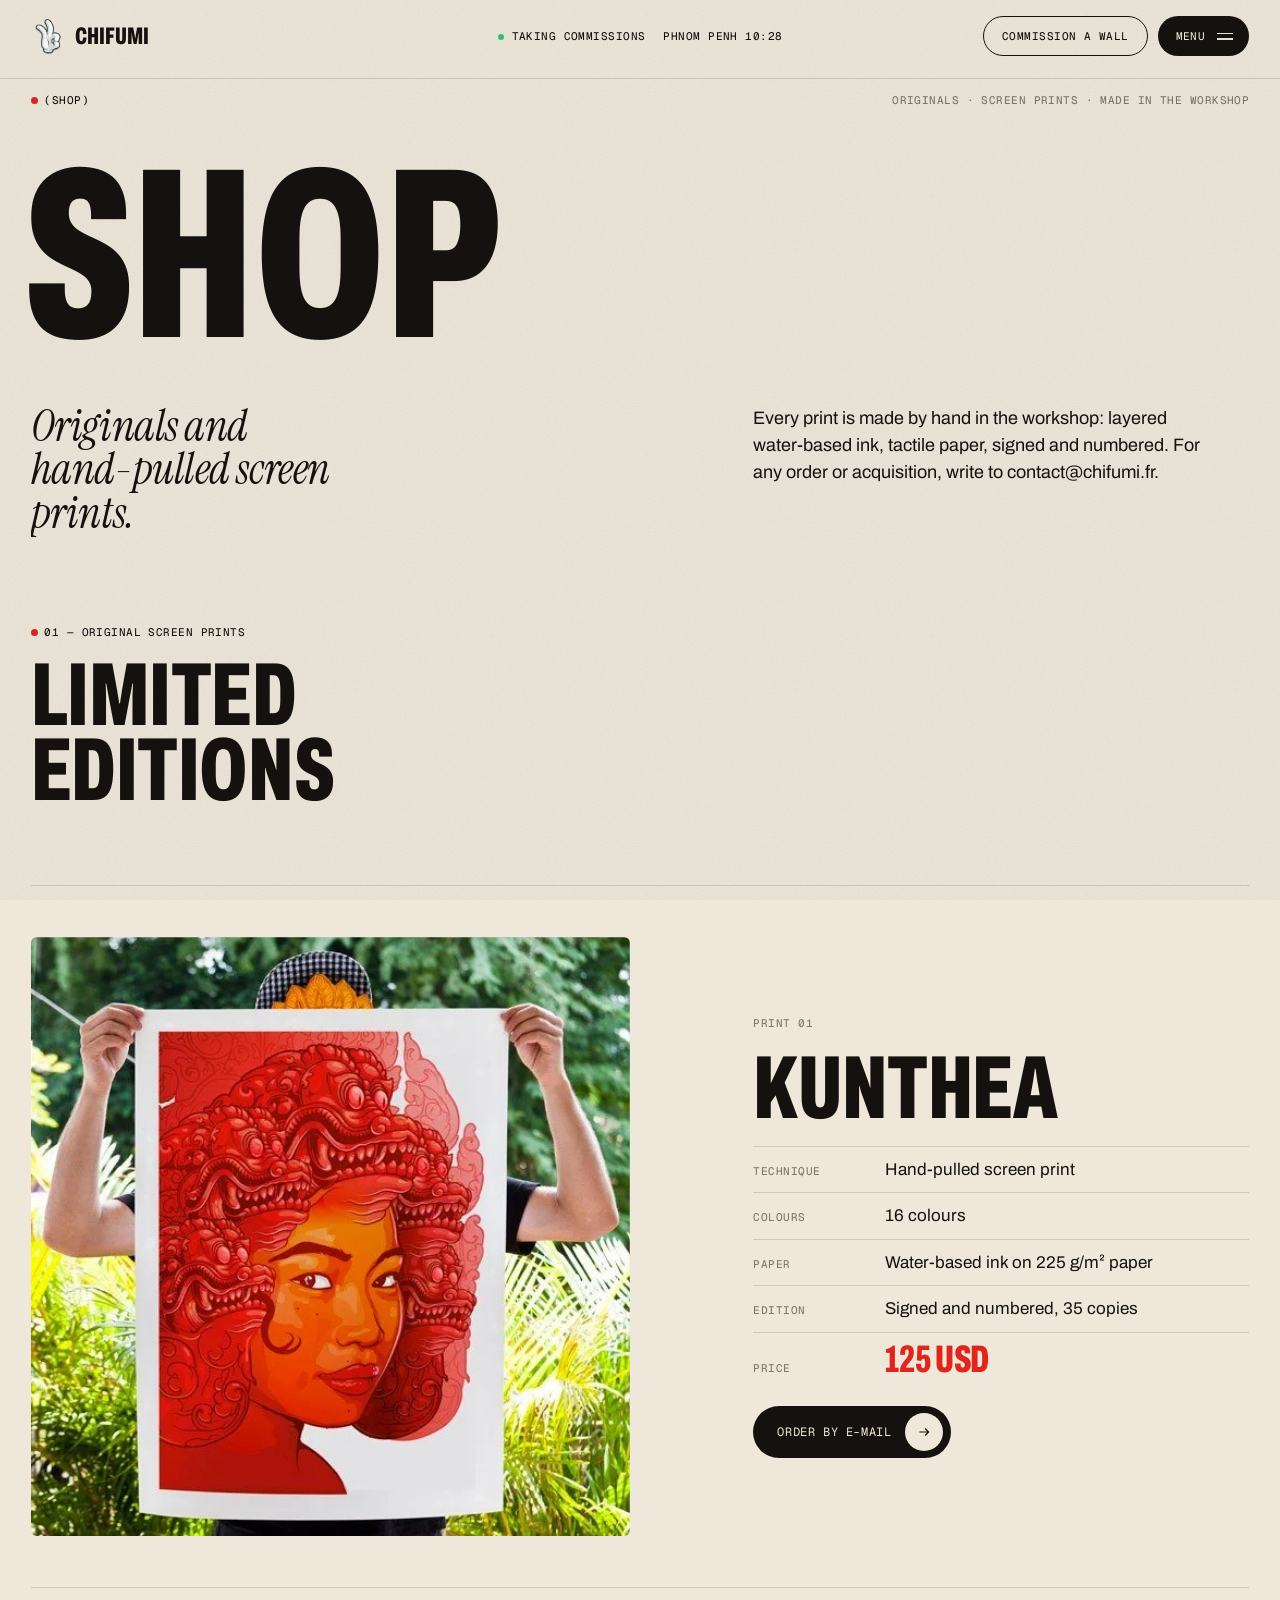
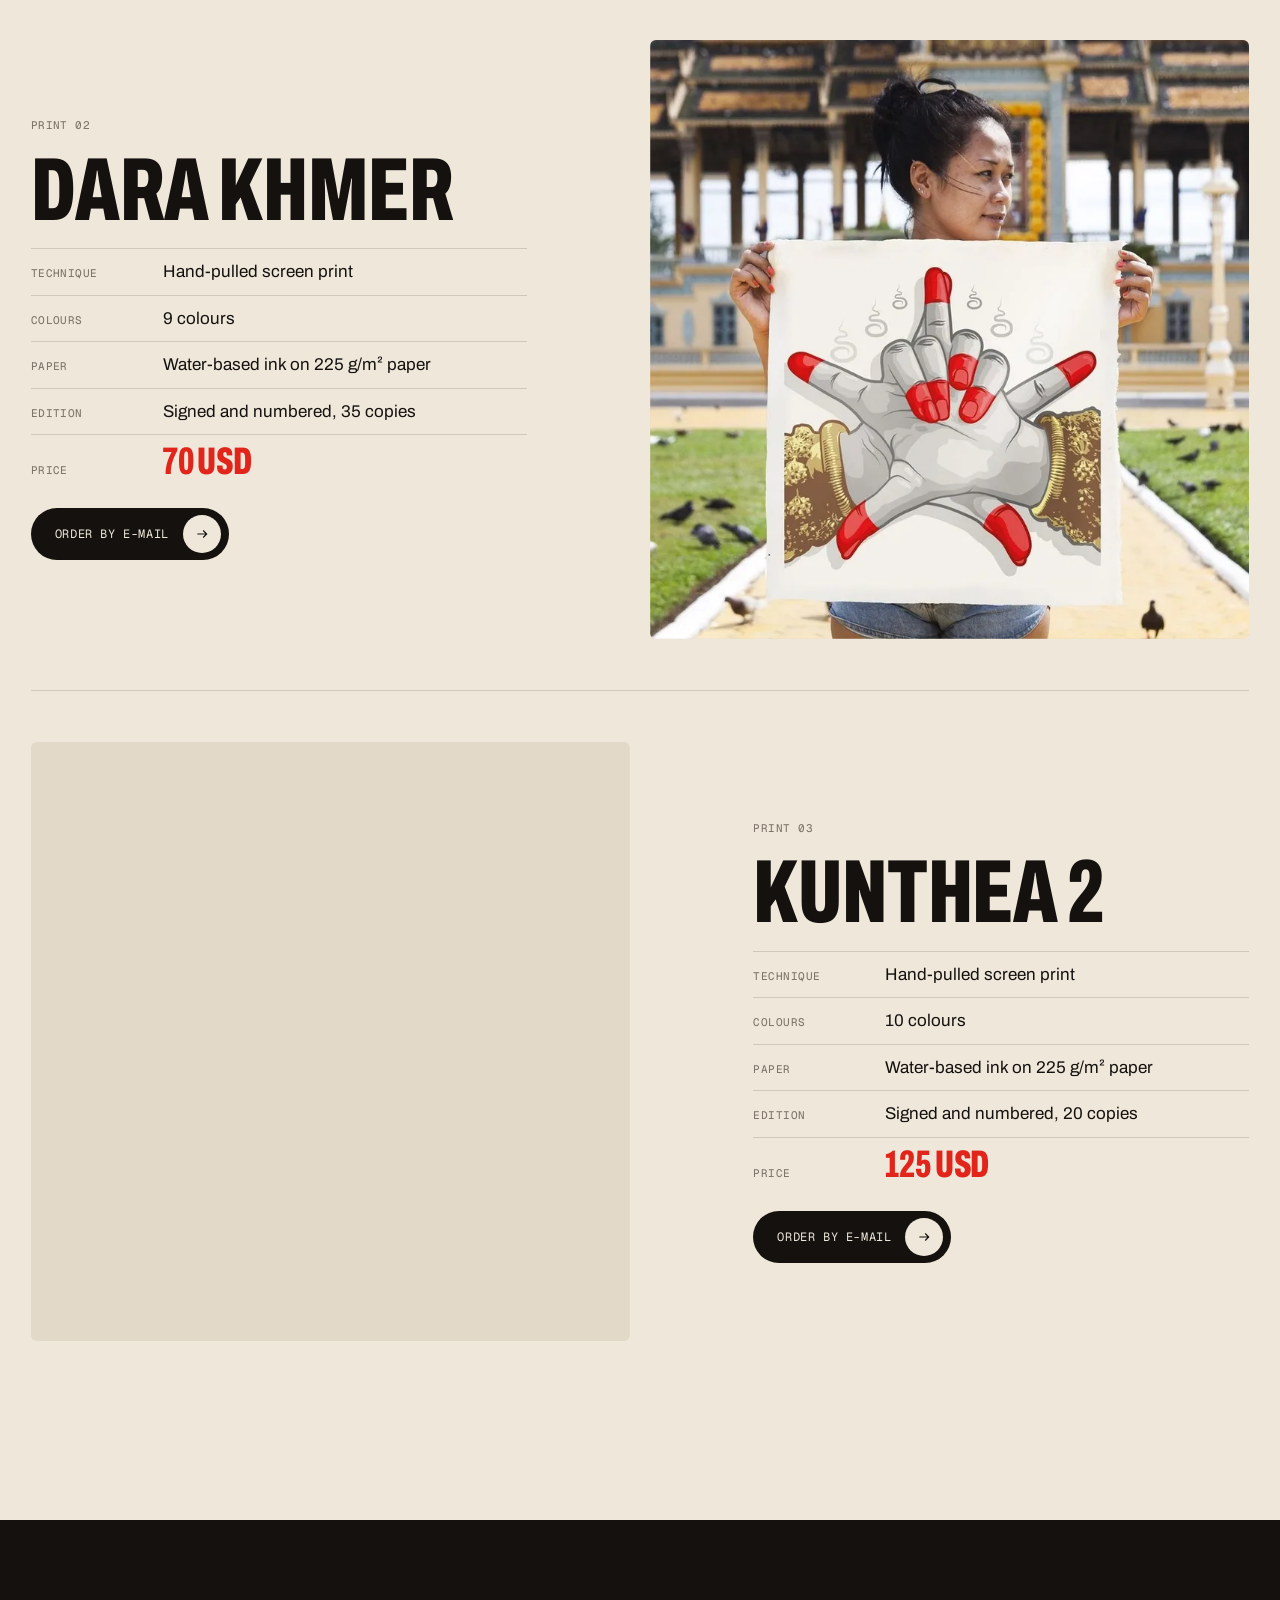
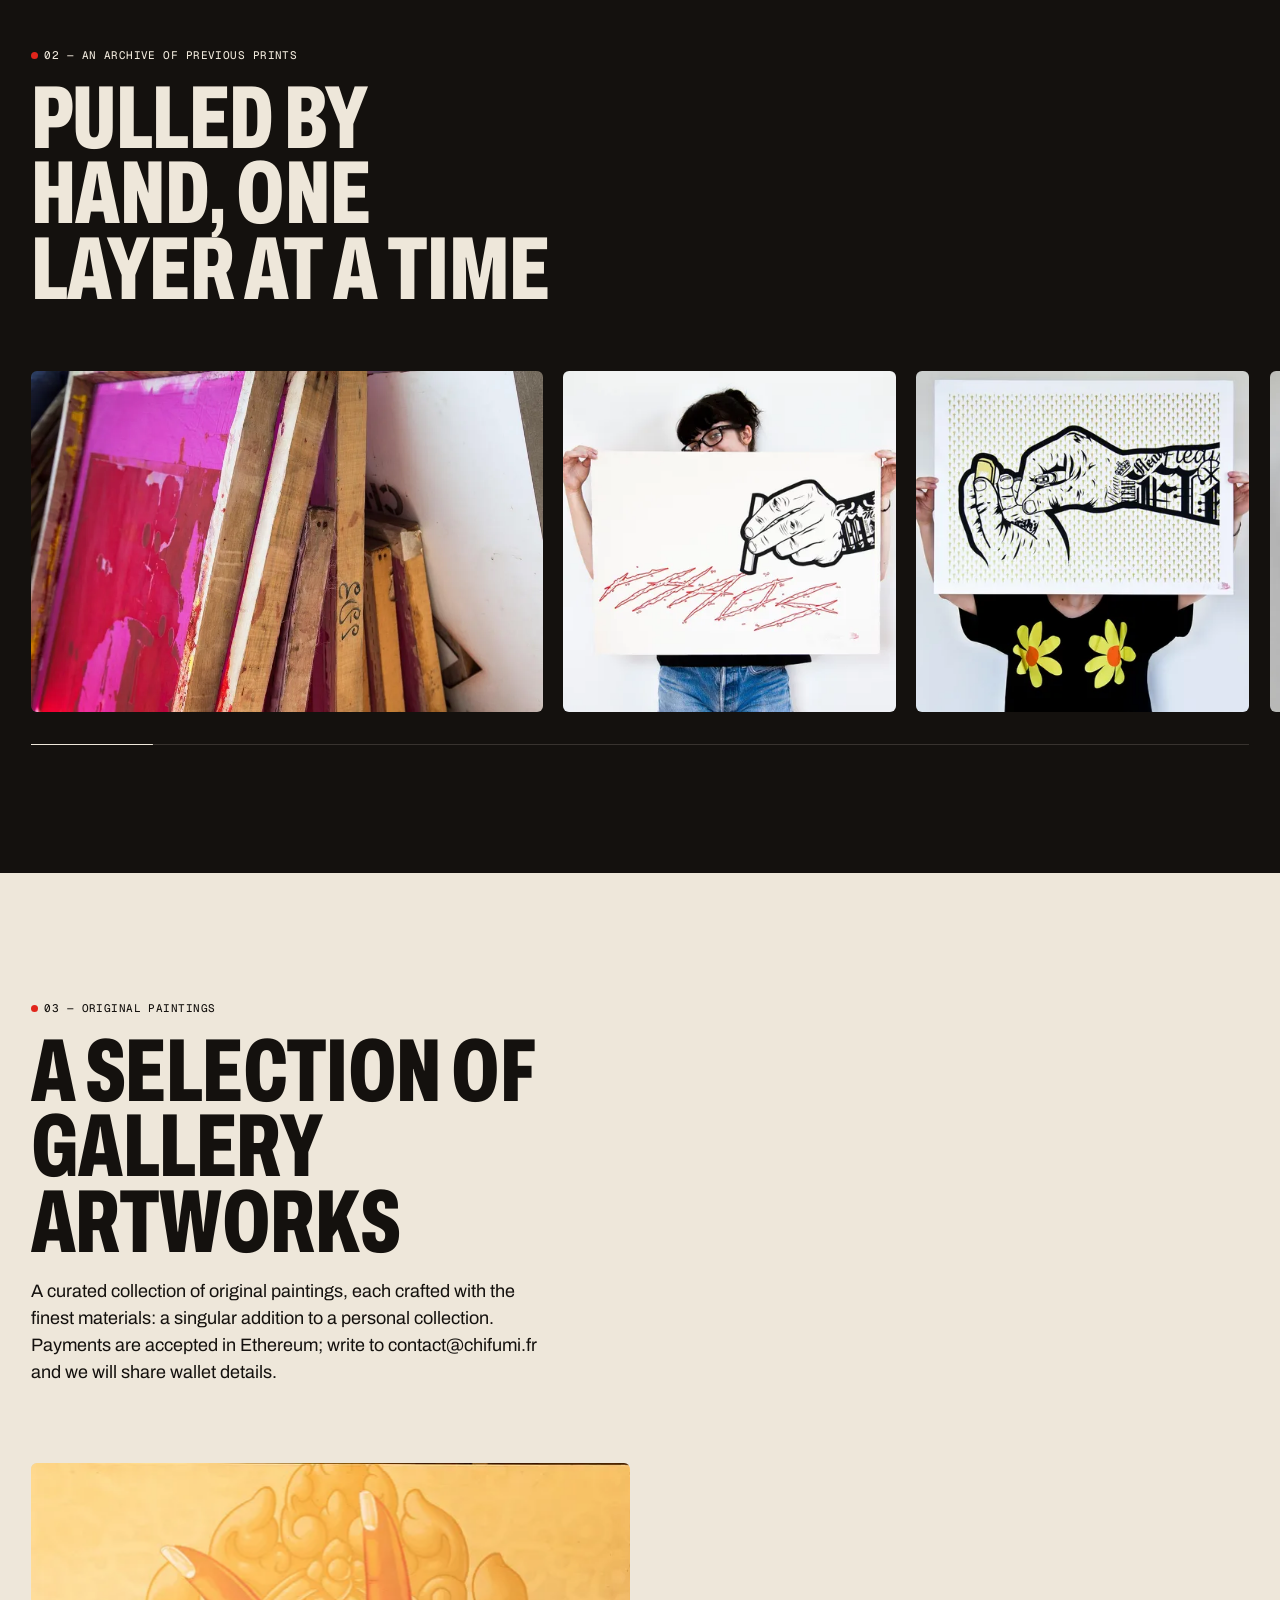
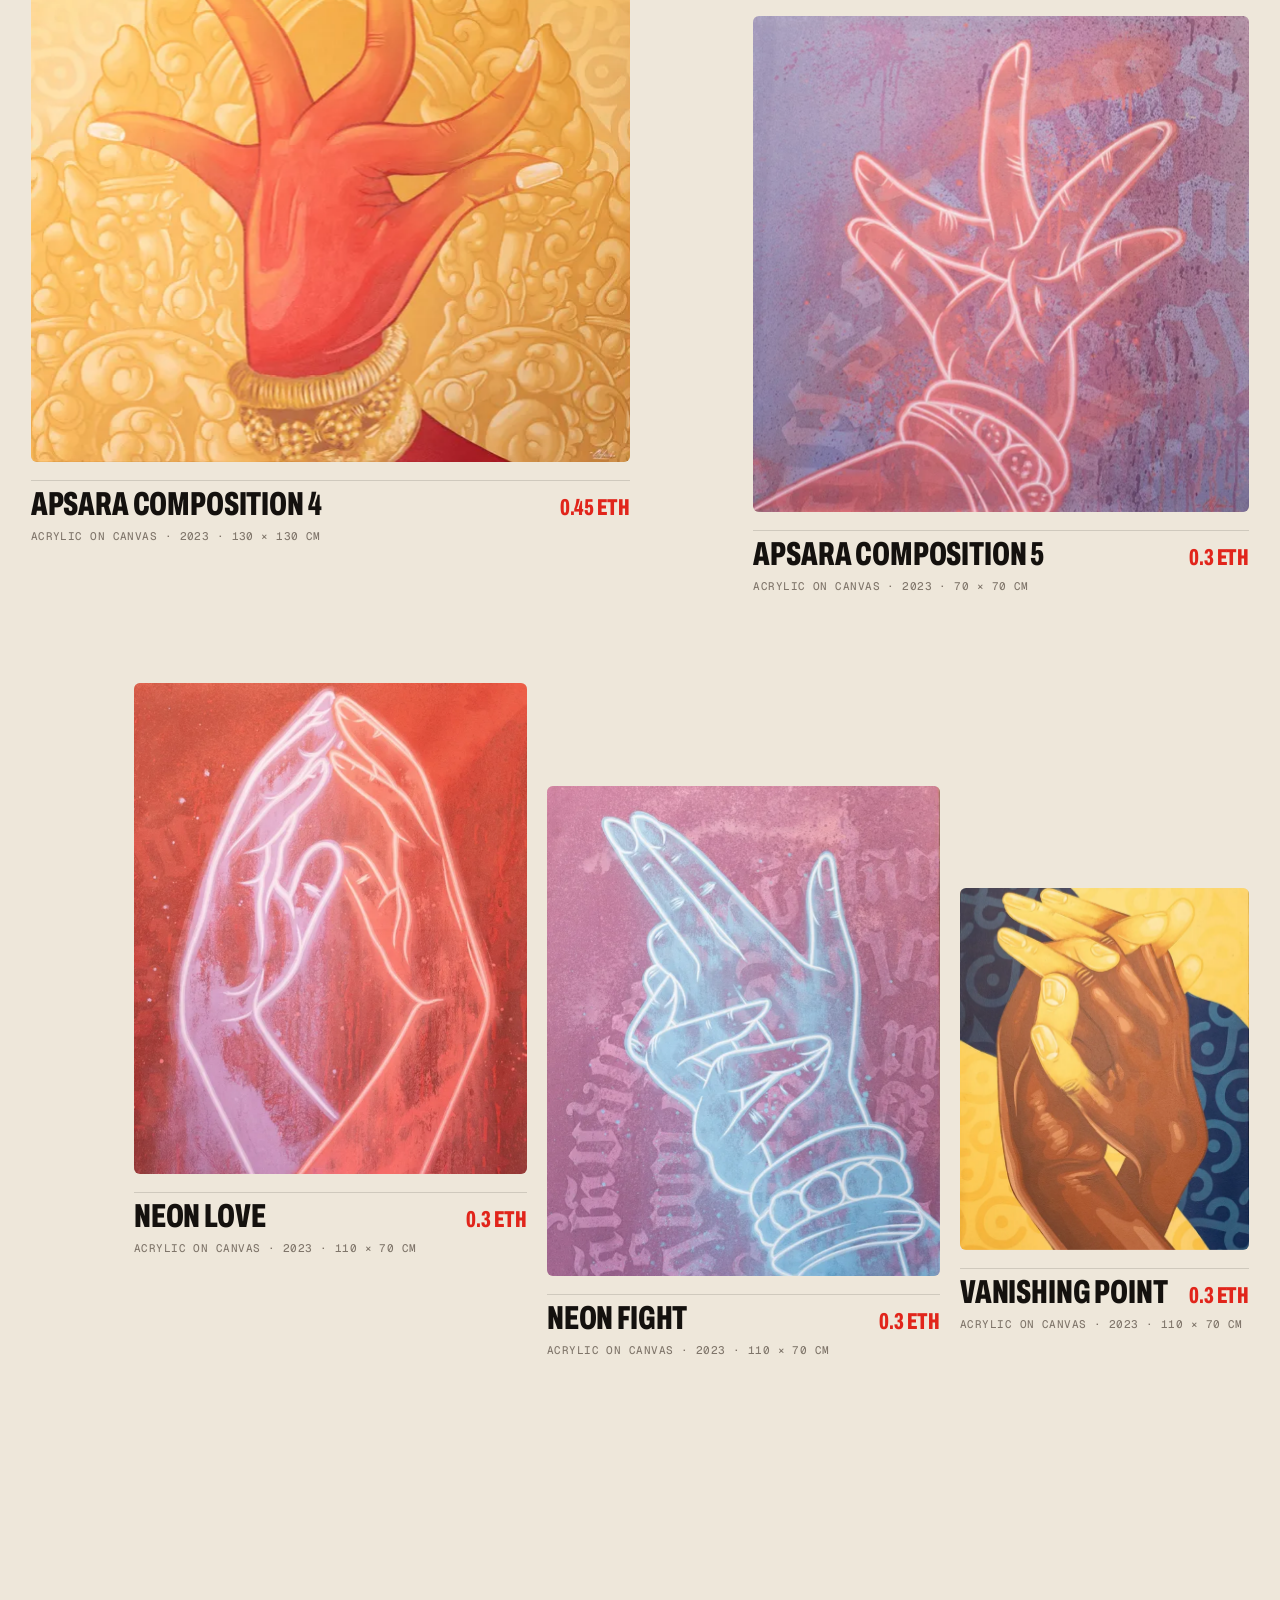
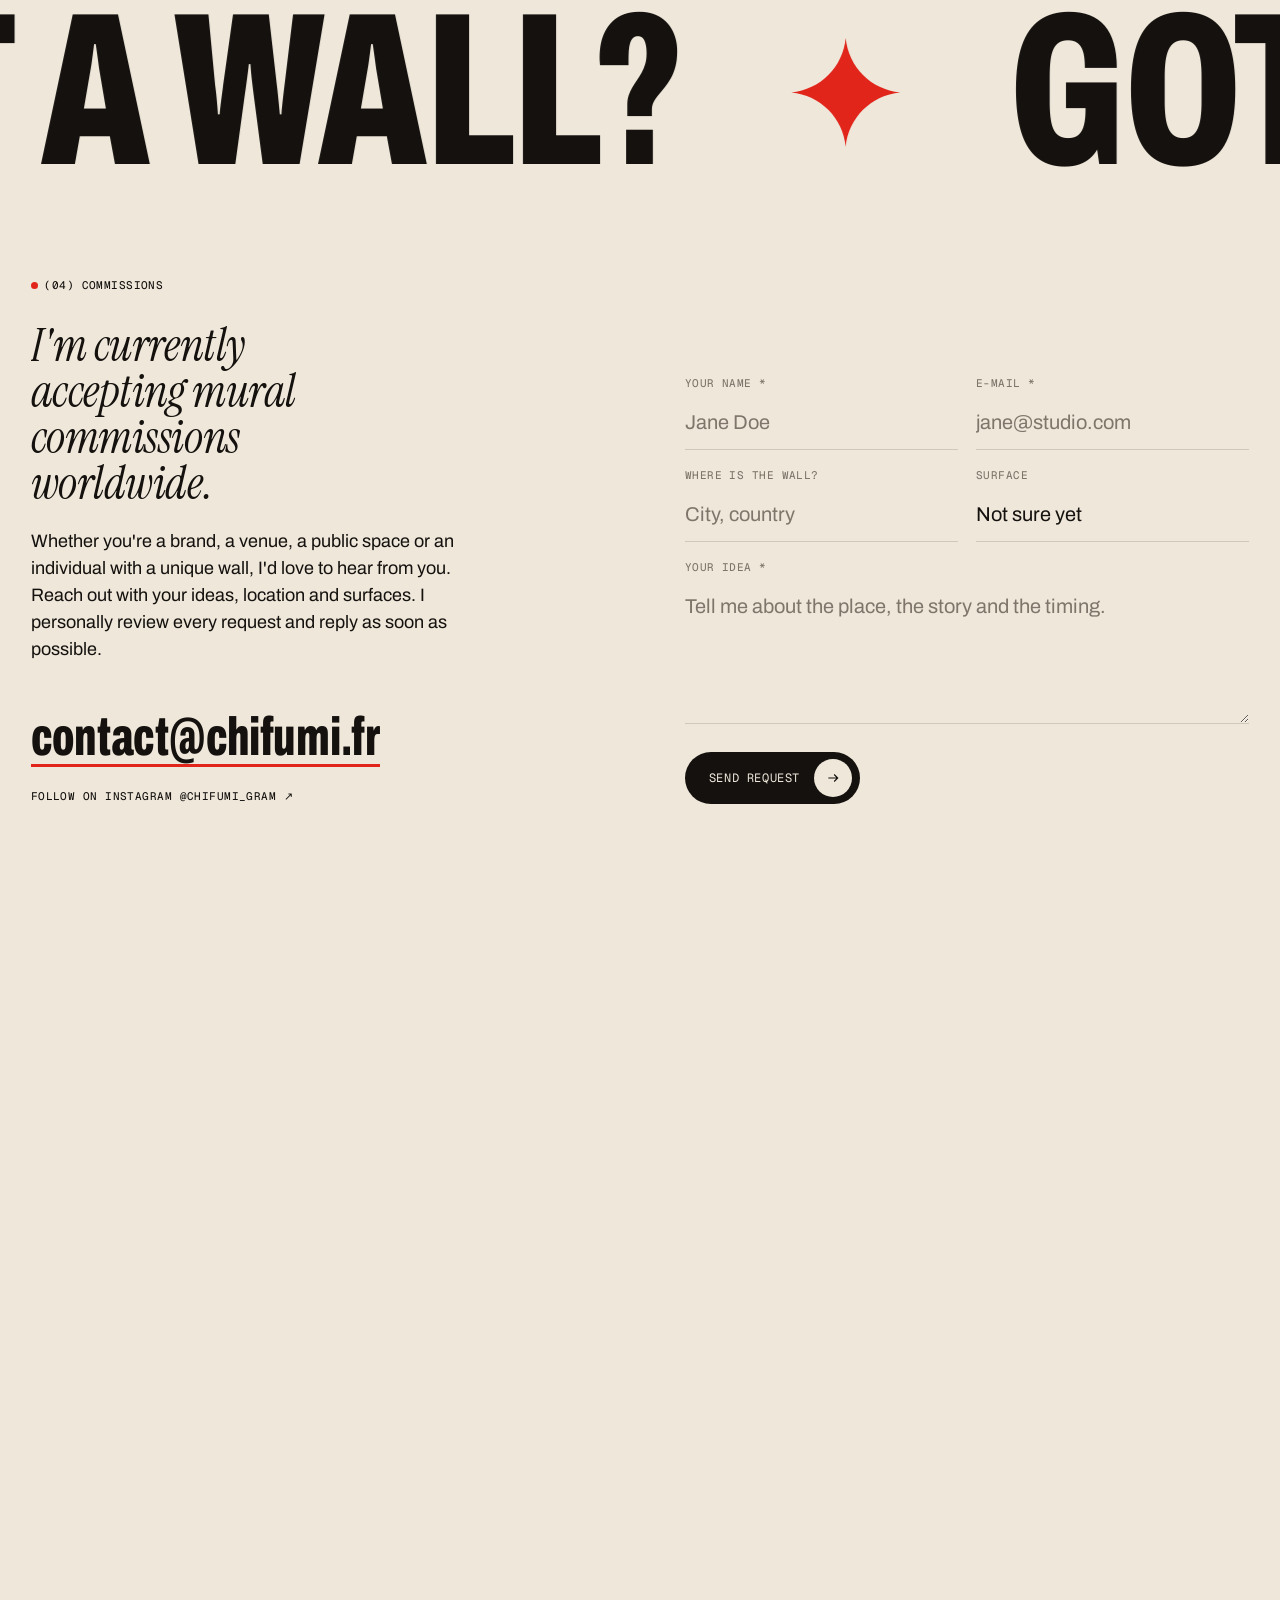
<file: shop/index.html>
<!DOCTYPE html><html lang="en" data-page="shop"><head><meta charset="utf-8"><meta name="viewport" content="width=device-width, initial-scale=1"><title>Shop — Chifumi</title><meta name="description" content="Original paintings and hand-pulled, signed and numbered screen prints by Chifumi."><meta name="robots" content="noindex"><link rel="canonical" href="https://www.chifumi.fr/shop/"><link rel="icon" href="/_astro/hand-ok.COxfuZLB_Z1gmU56.webp" type="image/webp"><meta name="theme-color" content="#eee7da"><meta property="og:type" content="website"><meta property="og:title" content="Shop — Chifumi"><meta property="og:description" content="Original paintings and hand-pulled, signed and numbered screen prints by Chifumi."><meta property="og:image" content="https://www.chifumi.fr/_astro/kunthea-2.DTrwBMWk_Z12Bm7I.webp"><meta name="twitter:card" content="summary_large_image"><script>
      (function () {
        var d = document.documentElement;
        d.classList.add('js');
        if (window.matchMedia('(prefers-reduced-motion: reduce)').matches) d.classList.add('reduced');
        try {
          if (sessionStorage.getItem('chifumi:pt') === '1') d.classList.add('pt-in');
        } catch (e) {}
      })();
    </script><link rel="stylesheet" href="/_astro/Contact.BHq7Zjxk.css"></head><body><a class="sr-only" href="#main">Skip to content</a><header class="nav" data-nav data-theme="paper"><a href="/" class="nav__logo" aria-label="Chifumi, home"><img src="/_astro/hand-ok.COxfuZLB_GmJD8.webp" srcset="/_astro/hand-ok.COxfuZLB_1OeGLb.webp 96w, /_astro/hand-ok.COxfuZLB_GmJD8.webp 1078w" alt sizes="34px" loading="eager" decoding="async" width="1078" height="1099" class="nav__hand"><span class="nav__name">Chifumi</span></a><p class="nav__meta mono" aria-hidden="true"><span><i class="dot"></i>Taking commissions</span><span>Phnom Penh <time data-clock>--:--</time></span></p><div class="nav__right"><a class="nav__cta mono" href="/#contact">Commission a wall</a><button class="nav__menu mono" type="button" data-menu-toggle aria-expanded="false" aria-controls="menu"><span data-menu-word>Menu</span><span class="nav__burger" aria-hidden="true"><i></i><i></i></span></button></div></header><div class="menu" id="menu" data-menu aria-hidden="true"><div class="menu__body"><nav class="menu__links" aria-label="Main"><a class="menu__link" href="/murals" data-menu-link="0"><span class="menu__num mono">01</span><span class="menu__label display"><span>Murals</span></span></a><a class="menu__link" href="/collaborations" data-menu-link="1"><span class="menu__num mono">02</span><span class="menu__label display"><span>Collaborations</span></span></a><a class="menu__link" href="/augmented-reality" data-menu-link="2"><span class="menu__num mono">03</span><span class="menu__label display"><span>Augmented Reality</span></span></a><a class="menu__link" href="/shop" data-menu-link="3" aria-current="page"><span class="menu__num mono">04</span><span class="menu__label display"><span>Shop</span></span></a><a class="menu__link" href="/about" data-menu-link="4"><span class="menu__num mono">05</span><span class="menu__label display"><span>About</span></span></a></nav><div class="menu__preview" aria-hidden="true"><img src="/_astro/mudra-chennai-2022.BFIb-A4q_1KmaWN.webp" srcset="/_astro/mudra-chennai-2022.BFIb-A4q_Z2qi5vQ.webp 600w, /_astro/mudra-chennai-2022.BFIb-A4q_6E5PI.webp 900w, /_astro/mudra-chennai-2022.BFIb-A4q_1KmaWN.webp 1400w" alt sizes="40vw" loading="lazy" decoding="async" data-menu-img="0" width="1400" height="1400" class="is-active"><img src="/_astro/coca-cola-cans.B_9gsMuD_1BxD9Y.webp" srcset="/_astro/coca-cola-cans.B_9gsMuD_1EvPi8.webp 600w, /_astro/coca-cola-cans.B_9gsMuD_1EoLRU.webp 900w, /_astro/coca-cola-cans.B_9gsMuD_1BxD9Y.webp 1400w" alt sizes="40vw" loading="lazy" decoding="async" data-menu-img="1" width="1400" height="1400" class><img src="/_astro/vol-phone.CWaRfnoE_Z1yt1GN.webp" srcset="/_astro/vol-phone.CWaRfnoE_21EJGc.webp 600w, /_astro/vol-phone.CWaRfnoE_Z2rwtz3.webp 900w, /_astro/vol-phone.CWaRfnoE_Z1yt1GN.webp 1400w" alt sizes="40vw" loading="lazy" decoding="async" data-menu-img="2" width="1400" height="1400" class><img src="/_astro/kunthea-2.DTrwBMWk_Z1NgR6P.webp" srcset="/_astro/kunthea-2.DTrwBMWk_Z2m10zr.webp 600w, /_astro/kunthea-2.DTrwBMWk_Z1NgR6P.webp 800w" alt sizes="40vw" loading="lazy" decoding="async" data-menu-img="3" width="800" height="739" class><img src="/_astro/portrait.BTRjmh0K_Z17EoxR.webp" srcset="/_astro/portrait.BTRjmh0K_ZW0oWL.webp 600w, /_astro/portrait.BTRjmh0K_XfWDG.webp 900w, /_astro/portrait.BTRjmh0K_Z17EoxR.webp 1103w" alt sizes="40vw" loading="lazy" decoding="async" data-menu-img="4" width="1103" height="1400" class></div></div><div class="menu__foot mono"><a href="mailto:contact@chifumi.fr">contact@chifumi.fr</a><a href="https://www.instagram.com/chifumi_gram/" target="_blank" rel="noopener">Instagram @chifumi_gram</a><span>Phnom Penh, Cambodia — <time data-clock>--:--</time></span></div></div><main id="main"><section class="phero" data-theme="paper"><div class="phero__top wrap"><p class="mono label">(Shop)</p><p class="mono muted">Originals · Screen prints · Made in the workshop</p></div><h1 class="phero__title display wrap" data-split-chars>Shop</h1><div class="phero__row wrap"><p class="phero__lead serif" data-split-lines>Originals and hand-pulled screen prints.</p><p class="phero__text" data-fade>Every print is made by hand in the workshop: layered water-based ink, tactile paper, signed and numbered. For any order or acquisition, write to contact@chifumi.fr.</p></div></section><section class="prints wrap" data-theme="paper"><div class="sec-head"><p class="mono label">01 — Original screen prints</p><h2 class="sec-head__title display" data-split-lines>Limited editions</h2></div><article class="print "><div class="print__media frame" data-clip-reveal><img src="/_astro/kunthea.BggVsTzV_ZcPizG.webp" srcset="/_astro/kunthea.BggVsTzV_F6ruc.webp 500w, /_astro/kunthea.BggVsTzV_ZcPizG.webp 550w" alt="Kunthea, limited screen print by Chifumi" sizes="(max-width: 860px) 100vw, 46vw" loading="lazy" decoding="async" width="550" height="550"></div><div class="print__info"><p class="mono muted">Print 01</p><h3 class="print__title display">Kunthea</h3><dl class="specs"><div><dt class="mono">Technique</dt><dd>Hand-pulled screen print</dd></div><div><dt class="mono">Colours</dt><dd>16 colours</dd></div><div><dt class="mono">Paper</dt><dd>Water-based ink on 225 g/m² paper</dd></div><div><dt class="mono">Edition</dt><dd>Signed and numbered, 35 copies</dd></div><div><dt class="mono">Price</dt><dd class="specs__price display">125 USD</dd></div></dl><a class="btn" href="mailto:contact@chifumi.fr?subject=Print%20order%20%E2%80%94%20Kunthea" data-magnetic><span>Order by e-mail</span><span class="btn__icon"><svg viewBox="0 0 24 24" fill="none" stroke="currentColor" stroke-width="2" aria-hidden="true"><path d="M4 12h16M14 6l6 6-6 6"></path></svg></span></a></div></article><article class="print print--flip"><div class="print__media frame" data-clip-reveal><img src="/_astro/dara-khmer.DdHLG0b1_Z1niHGm.webp" srcset="/_astro/dara-khmer.DdHLG0b1_1zMltL.webp 500w, /_astro/dara-khmer.DdHLG0b1_25OA5D.webp 800w, /_astro/dara-khmer.DdHLG0b1_Z1niHGm.webp 1080w" alt="Dara Khmer, limited screen print by Chifumi" sizes="(max-width: 860px) 100vw, 46vw" loading="lazy" decoding="async" width="1080" height="1080"></div><div class="print__info"><p class="mono muted">Print 02</p><h3 class="print__title display">Dara Khmer</h3><dl class="specs"><div><dt class="mono">Technique</dt><dd>Hand-pulled screen print</dd></div><div><dt class="mono">Colours</dt><dd>9 colours</dd></div><div><dt class="mono">Paper</dt><dd>Water-based ink on 225 g/m² paper</dd></div><div><dt class="mono">Edition</dt><dd>Signed and numbered, 35 copies</dd></div><div><dt class="mono">Price</dt><dd class="specs__price display">70 USD</dd></div></dl><a class="btn" href="mailto:contact@chifumi.fr?subject=Print%20order%20%E2%80%94%20Dara%20Khmer" data-magnetic><span>Order by e-mail</span><span class="btn__icon"><svg viewBox="0 0 24 24" fill="none" stroke="currentColor" stroke-width="2" aria-hidden="true"><path d="M4 12h16M14 6l6 6-6 6"></path></svg></span></a></div></article><article class="print "><div class="print__media frame" data-clip-reveal><img src="/_astro/kunthea-2.DTrwBMWk_Z1NgR6P.webp" srcset="/_astro/kunthea-2.DTrwBMWk_1d6yp5.webp 500w, /_astro/kunthea-2.DTrwBMWk_Z1NgR6P.webp 800w" alt="Kunthea 2, limited screen print by Chifumi" sizes="(max-width: 860px) 100vw, 46vw" loading="lazy" decoding="async" width="800" height="739"></div><div class="print__info"><p class="mono muted">Print 03</p><h3 class="print__title display">Kunthea 2</h3><dl class="specs"><div><dt class="mono">Technique</dt><dd>Hand-pulled screen print</dd></div><div><dt class="mono">Colours</dt><dd>10 colours</dd></div><div><dt class="mono">Paper</dt><dd>Water-based ink on 225 g/m² paper</dd></div><div><dt class="mono">Edition</dt><dd>Signed and numbered, 20 copies</dd></div><div><dt class="mono">Price</dt><dd class="specs__price display">125 USD</dd></div></dl><a class="btn" href="mailto:contact@chifumi.fr?subject=Print%20order%20%E2%80%94%20Kunthea%202" data-magnetic><span>Order by e-mail</span><span class="btn__icon"><svg viewBox="0 0 24 24" fill="none" stroke="currentColor" stroke-width="2" aria-hidden="true"><path d="M4 12h16M14 6l6 6-6 6"></path></svg></span></a></div></article></section><section class="history is-ink" data-theme="ink"><div class="history__head wrap"><p class="mono label">02 — An archive of previous prints</p><h2 class="history__title display" data-split-lines>Pulled by hand, one layer at a time</h2></div><div class="drag" data-drag><div class="drag__track" data-drag-track><div class="drag__item drag__item--wide frame"><img src="/_astro/print-studio.BlB-_Wex_1DPPha.webp" srcset="/_astro/print-studio.BlB-_Wex_2bW1KS.webp 600w, /_astro/print-studio.BlB-_Wex_Z1Ogp9q.webp 900w, /_astro/print-studio.BlB-_Wex_1DPPha.webp 1200w" alt="Screen-printing frames and squeegees in the workshop" sizes="50vw" loading="lazy" decoding="async" width="1200" height="800"></div><div class="drag__item frame"><img src="/_astro/history-01.eI90u9bW_Z27Q7mt.webp" srcset="/_astro/history-01.eI90u9bW_Z16hg07.webp 500w, /_astro/history-01.eI90u9bW_2c7h0n.webp 800w, /_astro/history-01.eI90u9bW_Z27Q7mt.webp 2000w" alt="Previous screen print 1" sizes="(max-width: 860px) 70vw, 28vw" loading="lazy" decoding="async" width="2000" height="1761"></div><div class="drag__item frame"><img src="/_astro/history-02.DhkDIKqH_2wgxwb.webp" srcset="/_astro/history-02.DhkDIKqH_Z1Tyxp8.webp 500w, /_astro/history-02.DhkDIKqH_18KS44.webp 800w, /_astro/history-02.DhkDIKqH_2wgxwb.webp 2000w" alt="Previous screen print 2" sizes="(max-width: 860px) 70vw, 28vw" loading="lazy" decoding="async" width="2000" height="1801"></div><div class="drag__item frame"><img src="/_astro/history-03.CcmViJdu_ZgfYhm.webp" srcset="/_astro/history-03.CcmViJdu_ZAwDNI.webp 500w, /_astro/history-03.CcmViJdu_Z5upcQ.webp 800w, /_astro/history-03.CcmViJdu_ZgfYhm.webp 2000w" alt="Previous screen print 3" sizes="(max-width: 860px) 70vw, 28vw" loading="lazy" decoding="async" width="2000" height="2000"></div><div class="drag__item frame"><img src="/_astro/history-04.Dbyqw6_7_v1kr8.webp" srcset="/_astro/history-04.Dbyqw6_7_ZWkxnd.webp 500w, /_astro/history-04.Dbyqw6_7_ZViqQm.webp 800w, /_astro/history-04.Dbyqw6_7_v1kr8.webp 2000w" alt="Previous screen print 4" sizes="(max-width: 860px) 70vw, 28vw" loading="lazy" decoding="async" width="2000" height="1950"></div><div class="drag__item frame"><img src="/_astro/history-05.DRtAXuvQ_1E9Eeg.webp" srcset="/_astro/history-05.DRtAXuvQ_1qk6bW.webp 500w, /_astro/history-05.DRtAXuvQ_1VmkMO.webp 800w, /_astro/history-05.DRtAXuvQ_1E9Eeg.webp 2000w" alt="Previous screen print 5" sizes="(max-width: 860px) 70vw, 28vw" loading="lazy" decoding="async" width="2000" height="2000"></div><div class="drag__item frame"><img src="/_astro/history-06.D6rhNphO_1IrNDR.webp" srcset="/_astro/history-06.D6rhNphO_Z7b3H1.webp 500w, /_astro/history-06.D6rhNphO_nQaSQ.webp 800w, /_astro/history-06.D6rhNphO_1IrNDR.webp 1200w" alt="Previous screen print 6" sizes="(max-width: 860px) 70vw, 28vw" loading="lazy" decoding="async" width="1200" height="1200"></div><div class="drag__item frame"><img src="/_astro/history-07.LVuwQz6V_4Vajg.webp" srcset="/_astro/history-07.LVuwQz6V_18E0zC.webp 500w, /_astro/history-07.LVuwQz6V_1DGfbu.webp 800w, /_astro/history-07.LVuwQz6V_4Vajg.webp 1000w" alt="Previous screen print 7" sizes="(max-width: 860px) 70vw, 28vw" loading="lazy" decoding="async" width="1000" height="1000"></div><div class="drag__item frame"><img src="/_astro/history-08.BW3tfjpc_1tsi1S.webp" srcset="/_astro/history-08.BW3tfjpc_cmW9E.webp 500w, /_astro/history-08.BW3tfjpc_HpbKw.webp 800w, /_astro/history-08.BW3tfjpc_1tsi1S.webp 1000w" alt="Previous screen print 8" sizes="(max-width: 860px) 70vw, 28vw" loading="lazy" decoding="async" width="1000" height="1000"></div><div class="drag__item frame"><img src="/_astro/history-09.BUvPoTl9_Z2qCk4M.webp" srcset="/_astro/history-09.BUvPoTl9_Z1et6qG.webp 500w, /_astro/history-09.BUvPoTl9_ZIqQOO.webp 800w, /_astro/history-09.BUvPoTl9_Z2qCk4M.webp 1699w" alt="Previous screen print 9" sizes="(max-width: 860px) 70vw, 28vw" loading="lazy" decoding="async" width="1699" height="1699"></div><div class="drag__item frame"><img src="/_astro/history-10.CNY70-4s_23WC3A.webp" srcset="/_astro/history-10.CNY70-4s_Z14oPn7.webp 500w, /_astro/history-10.CNY70-4s_ZLjoFm.webp 800w, /_astro/history-10.CNY70-4s_23WC3A.webp 2000w" alt="Previous screen print 10" sizes="(max-width: 860px) 70vw, 28vw" loading="lazy" decoding="async" width="2000" height="1311"></div></div></div><div class="drag__bar wrap" aria-hidden="true"><i data-drag-bar></i></div></section><section class="originals wrap" data-theme="paper"><div class="sec-head"><p class="mono label">03 — Original paintings</p><h2 class="sec-head__title display" data-split-lines>A selection of gallery artworks</h2><p class="sec-head__text" data-fade>A curated collection of original paintings, each crafted with the finest materials: a singular addition to a personal collection. Payments are accepted in Ethereum; write to contact@chifumi.fr and we will share wallet details.</p></div><div class="originals__grid"><a class="original original--0" href="mailto:contact@chifumi.fr?subject=Acquisition%20%E2%80%94%20Apsara%20Composition%204"><div class="original__media frame" data-clip-reveal><img src="/_astro/apsara-composition-4.CZax3AbT_6dt07.webp" srcset="/_astro/apsara-composition-4.CZax3AbT_Z9jCym.webp 600w, /_astro/apsara-composition-4.CZax3AbT_Z1MbM8g.webp 900w, /_astro/apsara-composition-4.CZax3AbT_Goi92.webp 1300w, /_astro/apsara-composition-4.CZax3AbT_6dt07.webp 2000w" alt="Apsara Composition 4, Acrylic on canvas, 2023" sizes="(max-width: 860px) 100vw, 40vw" loading="lazy" decoding="async" width="2000" height="1984"></div><div class="original__meta"><h3 class="original__title display">Apsara Composition 4</h3><p class="original__price display">0.45 ETH</p></div><p class="mono muted">Acrylic on canvas · 2023 · 130 × 130 cm</p></a><a class="original original--1" href="mailto:contact@chifumi.fr?subject=Acquisition%20%E2%80%94%20Apsara%20Composition%205"><div class="original__media frame" data-clip-reveal><img src="/_astro/apsara-composition-5.BWWcEr_v_1whRr3.webp" srcset="/_astro/apsara-composition-5.BWWcEr_v_dfLgw.webp 600w, /_astro/apsara-composition-5.BWWcEr_v_Z1PuuYq.webp 900w, /_astro/apsara-composition-5.BWWcEr_v_Z1bQx0X.webp 1300w, /_astro/apsara-composition-5.BWWcEr_v_1whRr3.webp 1979w" alt="Apsara Composition 5, Acrylic on canvas, 2023" sizes="(max-width: 860px) 100vw, 40vw" loading="lazy" decoding="async" width="1979" height="2000"></div><div class="original__meta"><h3 class="original__title display">Apsara Composition 5</h3><p class="original__price display">0.3 ETH</p></div><p class="mono muted">Acrylic on canvas · 2023 · 70 × 70 cm</p></a><a class="original original--2" href="mailto:contact@chifumi.fr?subject=Acquisition%20%E2%80%94%20Neon%20Love"><div class="original__media frame" data-clip-reveal><img src="/_astro/neon-love.Dbb3CaKQ_ZVubAT.webp" srcset="/_astro/neon-love.Dbb3CaKQ_1dDzJS.webp 600w, /_astro/neon-love.Dbb3CaKQ_Z10Ecn.webp 900w, /_astro/neon-love.Dbb3CaKQ_1vVbUJ.webp 1300w, /_astro/neon-love.Dbb3CaKQ_ZVubAT.webp 1418w" alt="Neon Love, Acrylic on canvas, 2023" sizes="(max-width: 860px) 100vw, 40vw" loading="lazy" decoding="async" width="1418" height="2000"></div><div class="original__meta"><h3 class="original__title display">Neon Love</h3><p class="original__price display">0.3 ETH</p></div><p class="mono muted">Acrylic on canvas · 2023 · 110 × 70 cm</p></a><a class="original original--3" href="mailto:contact@chifumi.fr?subject=Acquisition%20%E2%80%94%20Neon%20Fight"><div class="original__media frame" data-clip-reveal><img src="/_astro/neon-fight.BBLssqVB_ZKmYvU.webp" srcset="/_astro/neon-fight.BBLssqVB_J7e6.webp 600w, /_astro/neon-fight.BBLssqVB_Z2qu19t.webp 900w, /_astro/neon-fight.BBLssqVB_ZORNUR.webp 1300w, /_astro/neon-fight.BBLssqVB_ZKmYvU.webp 1440w" alt="Neon Fight, Acrylic on canvas, 2023" sizes="(max-width: 860px) 100vw, 40vw" loading="lazy" decoding="async" width="1440" height="2000"></div><div class="original__meta"><h3 class="original__title display">Neon Fight</h3><p class="original__price display">0.3 ETH</p></div><p class="mono muted">Acrylic on canvas · 2023 · 110 × 70 cm</p></a><a class="original original--4" href="mailto:contact@chifumi.fr?subject=Acquisition%20%E2%80%94%20Vanishing%20Point"><div class="original__media frame" data-clip-reveal><img src="/_astro/vanishing-point.DizIF4Np_Z1rP1Bc.webp" srcset="/_astro/vanishing-point.DizIF4Np_1pbPzP.webp 600w, /_astro/vanishing-point.DizIF4Np_Z1A2sYp.webp 900w, /_astro/vanishing-point.DizIF4Np_Z1rP1Bc.webp 1269w" alt="Vanishing Point, Acrylic on canvas, 2023" sizes="(max-width: 860px) 100vw, 40vw" loading="lazy" decoding="async" width="1269" height="2000"></div><div class="original__meta"><h3 class="original__title display">Vanishing Point</h3><p class="original__price display">0.3 ETH</p></div><p class="mono muted">Acrylic on canvas · 2023 · 110 × 70 cm</p></a></div></section><section class="contact" id="contact" data-theme="paper"><div class="contact__marquee marquee display" data-marquee data-speed="38" aria-hidden="true"><div class="marquee__inner"><span class="marquee__item">Got a wall?<svg class="marquee__sep" viewBox="0 0 24 24" aria-hidden="true"><path fill="currentColor" d="M12 0c.6 6.4 5.6 11.4 12 12-6.4.6-11.4 5.6-12 12-.6-6.4-5.6-11.4-12-12C6.4 11.4 11.4 6.4 12 0Z"></path></svg></span><span class="marquee__item">Got a wall?<svg class="marquee__sep" viewBox="0 0 24 24" aria-hidden="true"><path fill="currentColor" d="M12 0c.6 6.4 5.6 11.4 12 12-6.4.6-11.4 5.6-12 12-.6-6.4-5.6-11.4-12-12C6.4 11.4 11.4 6.4 12 0Z"></path></svg></span><span class="marquee__item">Got a wall?<svg class="marquee__sep" viewBox="0 0 24 24" aria-hidden="true"><path fill="currentColor" d="M12 0c.6 6.4 5.6 11.4 12 12-6.4.6-11.4 5.6-12 12-.6-6.4-5.6-11.4-12-12C6.4 11.4 11.4 6.4 12 0Z"></path></svg></span><span class="marquee__item">Got a wall?<svg class="marquee__sep" viewBox="0 0 24 24" aria-hidden="true"><path fill="currentColor" d="M12 0c.6 6.4 5.6 11.4 12 12-6.4.6-11.4 5.6-12 12-.6-6.4-5.6-11.4-12-12C6.4 11.4 11.4 6.4 12 0Z"></path></svg></span></div></div><h2 class="sr-only">Got a wall?</h2><div class="contact__grid wrap"><div class="contact__intro"><p class="mono label">(04) Commissions</p><p class="contact__lead serif" data-split-lines>I&#39;m currently accepting mural commissions worldwide.</p><p class="contact__text" data-fade>Whether you&#39;re a brand, a venue, a public space or an individual with a unique wall, I&#39;d love to hear from you. Reach out with your ideas, location and surfaces. I personally review every request and reply as soon as possible.</p><a class="contact__mail display" href="mailto:contact@chifumi.fr" data-magnetic><span>contact@chifumi.fr</span></a><a class="contact__ig mono link-u" href="https://www.instagram.com/chifumi_gram/" target="_blank" rel="noopener">Follow on Instagram @chifumi_gram ↗</a></div><form class="form contact__form" data-mail-form data-to="contact@chifumi.fr" novalidate><div class="form__row"><label class="field"><span class="mono muted">Your name *</span><input name="name" required autocomplete="name" placeholder="Jane Doe"></label><label class="field"><span class="mono muted">E-mail *</span><input name="email" type="email" required autocomplete="email" placeholder="jane@studio.com"></label></div><div class="form__row"><label class="field"><span class="mono muted">Where is the wall?</span><input name="location" placeholder="City, country"></label><label class="field"><span class="mono muted">Surface</span><select name="surface"><option value="">Not sure yet</option><option>Under 50 m²</option><option>50 – 200 m²</option><option>200 m² and up</option><option>Brand / product collaboration</option></select></label></div><label class="field"><span class="mono muted">Your idea *</span><textarea name="message" required rows="4" placeholder="Tell me about the place, the story and the timing."></textarea></label><div class="contact__submit"><button class="btn" type="submit" data-magnetic><span>Send request</span><span class="btn__icon"><svg viewBox="0 0 24 24" fill="none" stroke="currentColor" stroke-width="2" aria-hidden="true"><path d="M4 12h16M14 6l6 6-6 6"></path></svg></span></button><p class="form__note mono muted" data-form-note role="status"></p></div></form></div></section></main><div class="footer-wrap"><footer class="footer" data-footer data-theme="navy"><div class="footer__cols"><p class="footer__big display">Painting stories on walls around the world.</p><div class="footer__col"><p class="mono">Explore</p><a class="link-u" href="/murals">Murals</a><a class="link-u" href="/collaborations">Collaborations</a><a class="link-u" href="/augmented-reality">Augmented Reality</a><a class="link-u" href="/shop">Shop</a><a class="link-u" href="/about">About</a></div><div class="footer__col"><p class="mono">Connect</p><a class="link-u" href="mailto:contact@chifumi.fr">contact@chifumi.fr</a><a class="link-u" href="https://www.instagram.com/chifumi_gram/" target="_blank" rel="noopener">Instagram</a><a class="link-u" href="/#contact">Commission a wall</a></div><div class="footer__col"><p class="mono">Studio</p><p>Phnom Penh, Cambodia</p><p><time data-clock>--:--</time> local time</p></div></div><!-- his symbol for real: the mudra hand from his Kantha Bopha wall (tools/mudra_cutout.py) with the logo's lettering --><div class="footer__logo" data-footer-logo><img src="/_astro/hand-mudra.BkbbFhig_Z1XCfgE.webp" srcset="/_astro/hand-mudra.BkbbFhig_19aU5l.webp 360w, /_astro/hand-mudra.BkbbFhig_1zbhsT.webp 560w, /_astro/hand-mudra.BkbbFhig_Z1XCfgE.webp 809w" alt sizes="(max-width: 860px) 34vw, 18vw" loading="lazy" decoding="async" width="809" height="1449" class="footer__hand"><img src="/_astro/logo-lettering.EaQ6wWCX_ZbsLCH.webp" srcset="/_astro/logo-lettering.EaQ6wWCX_ZbsLCH.webp 335w" alt="Chifumi" sizes="(max-width: 860px) 22vw, 12vw" loading="lazy" decoding="async" width="335" height="558" class="footer__lettering"></div><div class="footer__bottom mono"><span>© 2026 Chifumi. All rights reserved.</span><span>Murals · Collaborations · Screen prints · Augmented reality</span><span class="footer__credit">Site by <a href="https://graphiq.art" target="_blank" rel="noopener" data-credit>GRAPHIQ Studio</a></span><!-- our signature: the GRAPHIQ ball peeks over the divider as the pointer gets close to the credit --><div class="sig" data-sig aria-hidden="true"><canvas></canvas></div></div></footer></div><div class="pt" data-pt aria-hidden="true"><img src="/_astro/hand-ok.COxfuZLB_GmJD8.webp" srcset="/_astro/hand-ok.COxfuZLB_dYkDg.webp 440w, /_astro/hand-ok.COxfuZLB_GmJD8.webp 1078w" alt sizes="220px" loading="eager" decoding="async" width="1078" height="1099"></div><script type="module" src="/_astro/Base.astro_astro_type_script_index_0_lang.BJHPPFi8.js"></script></body></html>
</file>
<file: _astro/Contact.BHq7Zjxk.css>
@font-face{font-family:Archivo Variable;font-style:normal;font-display:swap;font-weight:100 900;font-stretch:62% 125%;src:url(/_astro/archivo-vietnamese-wdth-normal.rJmnGBSt.woff2)format("woff2-variations");unicode-range:U+102-103,U+110-111,U+128-129,U+168-169,U+1A0-1A1,U+1AF-1B0,U+300-301,U+303-304,U+308-309,U+323,U+329,U+1EA0-1EF9,U+20AB}@font-face{font-family:Archivo Variable;font-style:normal;font-display:swap;font-weight:100 900;font-stretch:62% 125%;src:url(/_astro/archivo-latin-ext-wdth-normal.7khWdh9v.woff2)format("woff2-variations");unicode-range:U+100-2BA,U+2BD-2C5,U+2C7-2CC,U+2CE-2D7,U+2DD-2FF,U+304,U+308,U+329,U+1D00-1DBF,U+1E00-1E9F,U+1EF2-1EFF,U+2020,U+20A0-20AB,U+20AD-20C0,U+2113,U+2C60-2C7F,U+A720-A7FF}@font-face{font-family:Archivo Variable;font-style:normal;font-display:swap;font-weight:100 900;font-stretch:62% 125%;src:url(/_astro/archivo-latin-wdth-normal.DY7AcnAa.woff2)format("woff2-variations");unicode-range:U+??,U+131,U+152-153,U+2BB-2BC,U+2C6,U+2DA,U+2DC,U+304,U+308,U+329,U+2000-206F,U+20AC,U+2122,U+2191,U+2193,U+2212,U+2215,U+FEFF,U+FFFD}@font-face{font-family:Instrument Serif;font-style:normal;font-display:swap;font-weight:400;src:url(/_astro/instrument-serif-latin-ext-400-normal.C2je3j2s.woff2)format("woff2"),url(/_astro/instrument-serif-latin-ext-400-normal.CFCUzsTy.woff)format("woff");unicode-range:U+100-2BA,U+2BD-2C5,U+2C7-2CC,U+2CE-2D7,U+2DD-2FF,U+304,U+308,U+329,U+1D00-1DBF,U+1E00-1E9F,U+1EF2-1EFF,U+2020,U+20A0-20AB,U+20AD-20C0,U+2113,U+2C60-2C7F,U+A720-A7FF}@font-face{font-family:Instrument Serif;font-style:normal;font-display:swap;font-weight:400;src:url(/_astro/instrument-serif-latin-400-normal.DnYpCC2O.woff2)format("woff2"),url(/_astro/instrument-serif-latin-400-normal.BVbkICAY.woff)format("woff");unicode-range:U+??,U+131,U+152-153,U+2BB-2BC,U+2C6,U+2DA,U+2DC,U+304,U+308,U+329,U+2000-206F,U+20AC,U+2122,U+2191,U+2193,U+2212,U+2215,U+FEFF,U+FFFD}@font-face{font-family:Instrument Serif;font-style:italic;font-display:swap;font-weight:400;src:url(/_astro/instrument-serif-latin-ext-400-italic.C9HzH3YL.woff2)format("woff2"),url(/_astro/instrument-serif-latin-ext-400-italic.D7-lnxEk.woff)format("woff");unicode-range:U+100-2BA,U+2BD-2C5,U+2C7-2CC,U+2CE-2D7,U+2DD-2FF,U+304,U+308,U+329,U+1D00-1DBF,U+1E00-1E9F,U+1EF2-1EFF,U+2020,U+20A0-20AB,U+20AD-20C0,U+2113,U+2C60-2C7F,U+A720-A7FF}@font-face{font-family:Instrument Serif;font-style:italic;font-display:swap;font-weight:400;src:url(/_astro/instrument-serif-latin-400-italic.DKMiL14s.woff2)format("woff2"),url(/_astro/instrument-serif-latin-400-italic.u__WvvIK.woff)format("woff");unicode-range:U+??,U+131,U+152-153,U+2BB-2BC,U+2C6,U+2DA,U+2DC,U+304,U+308,U+329,U+2000-206F,U+20AC,U+2122,U+2191,U+2193,U+2212,U+2215,U+FEFF,U+FFFD}@font-face{font-family:Geist Mono Variable;font-style:normal;font-display:swap;font-weight:100 900;src:url(/_astro/geist-mono-cyrillic-ext-wght-normal.X_5orZeX.woff2)format("woff2-variations");unicode-range:U+460-52F,U+1C80-1C8A,U+20B4,U+2DE0-2DFF,U+A640-A69F,U+FE2E-FE2F}@font-face{font-family:Geist Mono Variable;font-style:normal;font-display:swap;font-weight:100 900;src:url(/_astro/geist-mono-cyrillic-wght-normal.DiZS0aHC.woff2)format("woff2-variations");unicode-range:U+301,U+400-45F,U+490-491,U+4B0-4B1,U+2116}@font-face{font-family:Geist Mono Variable;font-style:normal;font-display:swap;font-weight:100 900;src:url(/_astro/geist-mono-symbols2-wght-normal.CO5SzqOn.woff2)format("woff2-variations");unicode-range:U+2000-2001,U+2004-2008,U+200A,U+23B8-23BD,U+2500-259F}@font-face{font-family:Geist Mono Variable;font-style:normal;font-display:swap;font-weight:100 900;src:url(/_astro/geist-mono-vietnamese-wght-normal.DadHysG0.woff2)format("woff2-variations");unicode-range:U+102-103,U+110-111,U+128-129,U+168-169,U+1A0-1A1,U+1AF-1B0,U+300-301,U+303-304,U+308-309,U+323,U+329,U+1EA0-1EF9,U+20AB}@font-face{font-family:Geist Mono Variable;font-style:normal;font-display:swap;font-weight:100 900;src:url(/_astro/geist-mono-latin-ext-wght-normal.Bwz-egvJ.woff2)format("woff2-variations");unicode-range:U+100-2BA,U+2BD-2C5,U+2C7-2CC,U+2CE-2D7,U+2DD-2FF,U+304,U+308,U+329,U+1D00-1DBF,U+1E00-1E9F,U+1EF2-1EFF,U+2020,U+20A0-20AB,U+20AD-20C0,U+2113,U+2C60-2C7F,U+A720-A7FF}@font-face{font-family:Geist Mono Variable;font-style:normal;font-display:swap;font-weight:100 900;src:url(/_astro/geist-mono-latin-wght-normal.XN7g48iV.woff2)format("woff2-variations");unicode-range:U+??,U+131,U+152-153,U+2BB-2BC,U+2C6,U+2DA,U+2DC,U+304,U+308,U+329,U+2000-206F,U+20AC,U+2122,U+2191,U+2193,U+2212,U+2215,U+FEFF,U+FFFD}:root{--paper:#eee7da;--paper-2:#e3d9c8;--ink:#14110e;--ink-2:#1e1914;--ink-3:#2b241e;--red:#e1251b;--red-deep:#b51a11;--gold:#f3b23b;--blue:#1f4fa3;--navy:#14223a;--amber:#2c1a0e;--mute:#7f756a;--mute-ink:#a2978a;--line:#14110e24;--line-ink:#eee7da29;--f-display:"Archivo Variable", "Arial Narrow", Arial, sans-serif;--f-serif:"Instrument Serif", Georgia, serif;--f-mono:"Geist Mono Variable", ui-monospace, Menlo, monospace;--pad:clamp(16px, 2.4vw, 40px);--gap:clamp(12px, 1.6vw, 24px);--radius:6px;--ease:cubic-bezier(.16, 1, .3, 1);--nav-h:72px}*,:before,:after{box-sizing:border-box}html,body,h1,h2,h3,h4,p,ul,ol,figure,blockquote{margin:0;padding:0}ul,ol{list-style:none}img,video,svg{max-width:100%;display:block}a{color:inherit;text-decoration:none}button,input,textarea,select{font:inherit;color:inherit}button{cursor:pointer;background:0 0;border:0;padding:0}html{background:var(--paper);color:var(--ink);-webkit-text-size-adjust:100%}body{font-family:var(--f-display);-webkit-font-smoothing:antialiased;-moz-osx-font-smoothing:grayscale;text-rendering:optimizelegibility;font-size:16px;font-stretch:100%;line-height:1.5;overflow-x:clip}::selection{background:var(--red);color:var(--paper)}html.lenis,html.lenis body{height:auto}.lenis.lenis-smooth{scroll-behavior:auto!important}.lenis.lenis-smooth [data-lenis-prevent]{overscroll-behavior:contain}.lenis.lenis-stopped{overflow:clip}body:after{content:"";z-index:200;pointer-events:none;opacity:.09;mix-blend-mode:multiply;background-image:url("data:image/svg+xml,%3Csvg xmlns='http://www.w3.org/2000/svg' width='220' height='220'%3E%3Cfilter id='n'%3E%3CfeTurbulence type='fractalNoise' baseFrequency='.85' numOctaves='3' stitchTiles='stitch'/%3E%3CfeColorMatrix values='0 0 0 0 0 0 0 0 0 0 0 0 0 0 0 0 0 0 .55 0'/%3E%3C/filter%3E%3Crect width='100%25' height='100%25' filter='url(%23n)'/%3E%3C/svg%3E");position:fixed;inset:0}.display{font-family:var(--f-display);text-transform:uppercase;letter-spacing:-.005em;font-weight:800;font-stretch:62%;line-height:.84}.serif{font-family:var(--f-serif);letter-spacing:-.01em;font-style:italic;font-weight:400}.mono{font-family:var(--f-mono);letter-spacing:.04em;text-transform:uppercase;font-size:11px;font-weight:450;line-height:1.35}.label{align-items:center;gap:.6em;display:inline-flex}.label:before{content:"";background:var(--red);border-radius:50%;flex:none;width:7px;height:7px}.muted{color:var(--mute)}.is-ink .muted{color:var(--mute-ink)}.sr-only{clip:rect(0 0 0 0);white-space:nowrap;width:1px;height:1px;position:absolute;overflow:hidden}.split-line{margin-bottom:-.06em;padding-bottom:.06em;overflow:clip}.split-mask{vertical-align:top;margin-bottom:-.08em;padding-bottom:.08em;display:inline-block;overflow:clip}.is-ink{background:var(--ink);color:var(--paper)}.is-red{background:var(--red);color:var(--ink)}.wrap{padding-inline:var(--pad)}.section{padding-block:clamp(96px,14vw,220px);position:relative}.grid-12{gap:var(--gap);grid-template-columns:repeat(12,minmax(0,1fr));display:grid}.frame{border-radius:var(--radius);background:var(--paper-2);position:relative;overflow:hidden}.is-ink .frame{background:var(--ink-3)}.frame img{object-fit:cover;width:100%;height:100%}.frame--parallax img{height:118%;margin-top:-9%}.btn{--h:52px;height:var(--h);background:var(--ink);color:var(--paper);font-family:var(--f-mono);letter-spacing:.05em;text-transform:uppercase;isolation:isolate;transition:color .5s var(--ease);border-radius:999px;align-items:center;gap:14px;padding:0 8px 0 24px;font-size:12px;display:inline-flex;position:relative;overflow:hidden}.btn:before{content:"";background:var(--red);border-radius:inherit;transition:transform .6s var(--ease);z-index:-1;position:absolute;inset:0;transform:translateY(101%)}.btn:hover:before,.btn:focus-visible:before{transform:translateY(0)}.btn__icon{background:var(--paper);width:38px;height:38px;color:var(--ink);border-radius:50%;place-items:center;display:grid;overflow:hidden}.btn__icon svg{width:14px;height:14px;transition:transform .6s var(--ease)}.btn:hover .btn__icon svg{transform:rotate(-45deg)}.is-ink .btn,.btn--paper{background:var(--paper);color:var(--ink)}.is-ink .btn .btn__icon,.btn--paper .btn__icon{background:var(--ink);color:var(--paper)}.is-ink .btn:hover,.btn--paper:hover{color:var(--paper)}.link-u{transition:background-size .6s var(--ease);background:linear-gradient(currentColor,currentColor) 0 100%/0 1px no-repeat}.link-u:hover{background-size:100% 1px}.nav{z-index:60;height:var(--nav-h);padding-inline:var(--pad);color:var(--ink);transition:color .5s var(--ease), transform .7s var(--ease);pointer-events:none;grid-template-columns:1fr auto 1fr;align-items:center;display:grid;position:fixed;inset:0 0 auto}.nav>*{pointer-events:auto}.nav[data-theme=ink],.nav[data-theme=image],.nav[data-theme=navy],.nav[data-theme=blue],.nav[data-theme=amber]{color:var(--paper)}.nav[data-theme=red]{color:var(--ink)}.nav.is-hidden{transform:translateY(-110%)}.nav__logo{justify-self:start;align-items:center;gap:10px;display:inline-flex}.nav__hand{width:34px;height:34px;transition:transform .8s var(--ease);filter:drop-shadow(0 1px #00000059)}.nav__logo:hover .nav__hand{transform:rotate(-18deg)scale(1.08)}.nav__name{text-transform:uppercase;letter-spacing:.01em;font-size:24px;font-weight:800;font-stretch:62%;line-height:1}.nav__meta{text-align:center;justify-self:center;gap:18px;display:flex}.nav__meta .dot{background:#35c46a;border-radius:50%;width:6px;height:6px;margin-right:8px;animation:2.2s infinite pulse;display:inline-block;box-shadow:0 0 #35c46a99}@keyframes pulse{70%{box-shadow:0 0 0 8px #35c46a00}to{box-shadow:0 0 #35c46a00}}.nav__right{justify-self:end;align-items:center;gap:10px;display:flex}.nav__cta{height:40px;transition:background .4s var(--ease), color .4s var(--ease), border-color .4s;border:1px solid;border-radius:999px;align-items:center;padding:0 18px;display:inline-flex}.nav__cta:hover{background:var(--red);border-color:var(--red);color:var(--paper)}.nav__menu{background:var(--ink);height:40px;color:var(--paper);transition:background .4s var(--ease), color .4s var(--ease);border-radius:999px;align-items:center;gap:12px;padding:0 16px 0 18px;display:inline-flex}.nav[data-theme=ink] .nav__menu,.nav[data-theme=image] .nav__menu,.nav[data-theme=navy] .nav__menu,.nav[data-theme=blue] .nav__menu,.nav[data-theme=amber] .nav__menu{background:var(--paper);color:var(--ink)}.nav__burger{gap:4px;width:16px;display:grid}.nav__burger i{height:1.5px;transition:transform .6s var(--ease);background:currentColor}.menu-open .nav{color:var(--ink)}.menu-open .nav .nav__menu{background:var(--ink);color:var(--paper)}.menu-open .nav__burger i:first-child{transform:translateY(2.75px)rotate(45deg)}.menu-open .nav__burger i:last-child{transform:translateY(-2.75px)rotate(-45deg)}.menu-open .nav__cta,.menu-open .nav__meta{opacity:0;pointer-events:none}@media (width<=860px){:root{--nav-h:64px}.nav__meta,.nav__cta{display:none}.nav{grid-template-columns:1fr auto}}.menu{z-index:55;background:var(--red);color:var(--ink);clip-path:inset(0 0 100%);visibility:hidden;padding:calc(var(--nav-h) + 4vh) var(--pad) var(--pad);grid-template-rows:1fr auto;display:grid;position:fixed;inset:0}.menu.is-open{visibility:visible}.menu__body{gap:var(--gap);grid-template-columns:minmax(0,1.4fr) minmax(0,1fr);align-items:center;display:grid}.menu__links{gap:.2vh;display:grid}.menu__link{align-items:flex-start;gap:14px;width:fit-content;display:flex}.menu__num{padding-top:.9vw}.menu__label{padding-bottom:.04em;font-size:clamp(54px,9.6vh,132px);overflow:clip}.menu__label span{transition:transform .6s var(--ease);display:inline-block}.menu__link:hover .menu__label span{transform:translate(.18em)skew(-6deg)}.menu__link[aria-current=page] .menu__label span{color:var(--paper)}.menu__preview{aspect-ratio:4/5;border-radius:var(--radius);background:var(--red-deep);justify-self:end;width:min(100%,52vh);max-height:64vh;position:relative;overflow:hidden}.menu__preview img{object-fit:cover;clip-path:inset(100% 0 0);width:100%;height:100%;position:absolute;inset:0}.menu__preview img.is-active{clip-path:inset(0)}.menu__foot{border-top:1px solid #14110e40;flex-wrap:wrap;justify-content:space-between;gap:16px 32px;padding-top:20px;display:flex}.menu__foot a:hover{color:var(--paper)}@media (width<=860px){.menu__body{grid-template-columns:1fr}.menu__preview{display:none}.menu__label{font-size:clamp(48px,15vw,96px)}}.pt{z-index:150;background:var(--red);clip-path:inset(100% 0 0);pointer-events:none;place-items:center;display:grid;position:fixed;inset:0}.pt img{width:clamp(120px,14vw,220px);height:auto}.pt-in .pt{clip-path:inset(0)}.footer-wrap{clip-path:polygon(0 0,100% 0,100% 100%,0 100%);height:100svh;position:relative}.footer{background:var(--navy);height:100svh;color:var(--paper);padding:calc(var(--nav-h) + 3vh) var(--pad) var(--pad);grid-template-rows:auto 1fr auto;gap:24px;display:grid;position:fixed;inset:auto 0 0}.footer__cols{gap:var(--gap);grid-template-columns:1.4fr repeat(3,1fr);display:grid}.footer__big{max-width:14ch;font-size:clamp(30px,3.2vw,56px)}.footer__col{align-content:start;gap:8px;display:grid}.footer__col .mono:first-child{opacity:.6;margin-bottom:8px}.footer__col a,.footer__col p:not(.mono){width:fit-content;font-size:18px;font-weight:500}.footer__logo{place-self:end center;align-items:flex-end;min-height:0;display:flex;position:relative}.footer__logo img{filter:drop-shadow(0 18px 30px #00000059);width:auto}.footer__hand{height:min(54svh,50vw)}.footer__lettering{height:min(40svh,37vw);margin:0 0 3svh 1.2vw}.footer__bottom{border-top:1px solid #eee7da40;flex-wrap:wrap;justify-content:space-between;gap:8px 24px;padding-top:16px;display:flex;position:relative}.footer__bottom a:hover{color:var(--red)}.footer__credit a{text-underline-offset:4px;text-decoration:underline 1.5px #0000;transition:text-decoration-color .3s,color .3s}.footer__credit a:hover,.footer__credit a:focus-visible{text-decoration-color:currentColor}.sig{pointer-events:none;width:220px;height:120px;position:absolute;bottom:100%;right:-6px}.sig canvas{width:100%;height:100%;position:absolute;inset:0}@media (width<=640px){.sig{width:160px;height:87px}}@media (width<=860px){.footer__cols{grid-template-columns:1fr 1fr}.footer__big{grid-column:1/-1}}.marquee{white-space:nowrap;display:flex;overflow:clip}.marquee__inner{will-change:transform;flex:none;align-items:center;display:flex}.marquee__item{white-space:nowrap;flex:none;align-items:center;gap:.35em;padding-right:.35em;display:inline-flex}.marquee__sep{flex:none;width:.62em;height:.62em}.form{gap:18px;display:grid}.field{gap:6px;display:grid;position:relative}.field input,.field textarea,.field select{border:0;border-bottom:1px solid var(--line);appearance:none;background:0 0;border-radius:0;outline:none;width:100%;padding:10px 0 12px;font-size:20px;transition:border-color .4s}.field textarea{resize:vertical;min-height:120px}.field input:focus,.field textarea:focus,.field select:focus{border-color:var(--red)}.field input::placeholder,.field textarea::placeholder{color:var(--mute)}.form__row{grid-template-columns:1fr 1fr;gap:18px;display:grid}.form__note{min-height:1.4em}@media (width<=640px){.form__row{grid-template-columns:1fr}}@media (prefers-reduced-motion:reduce){*,:before,:after{transition-duration:.01ms!important;animation-duration:.01ms!important}}.loader{z-index:120;color:var(--paper);display:none;position:fixed;inset:0}.js .loader.is-on{display:block}.loader__bg{background:var(--ink);position:absolute;inset:0}.loader__stack{clip-path:inset(40% round 6px);position:absolute;inset:0}.loader__stack img{object-fit:cover;opacity:0;width:100%;height:100%;position:absolute;inset:0}.loader__top{top:calc(var(--nav-h) * .5 - 6px);left:var(--pad);right:var(--pad);justify-content:space-between;display:flex;position:absolute}.loader__chant{left:var(--pad);font-size:clamp(36px,5vw,84px);line-height:.9;display:grid;position:absolute;top:50%;translate:0 -50%}.loader__chant>span{display:block;overflow:clip}.loader__chant [data-chant]{display:block;transform:translateY(105%)}.loader__chant>span:last-child [data-chant]{color:var(--red)}.loader__count{right:var(--pad);bottom:calc(var(--pad) - .08em);font-variant-numeric:tabular-nums;font-size:clamp(90px,16vw,300px);line-height:.8;position:absolute}@media (width<=860px){.loader__top span:nth-child(2){display:none}.loader__chant{top:auto;bottom:calc(var(--pad) + 4px);translate:none}}.hero{background:var(--paper);height:100svh;min-height:560px;position:relative;overflow:clip}.hero__trail{z-index:1;pointer-events:none;position:absolute;inset:0;overflow:hidden}.hero__trail img{aspect-ratio:4/5;object-fit:cover;will-change:transform;border-radius:4px;width:clamp(120px,12vw,220px);position:absolute;top:0;left:0}.hero__media{z-index:2;position:absolute;inset:0;overflow:hidden}.js .hero__media{clip-path:inset(38% 40% round 6px)}.hero__img{will-change:transform;position:absolute;inset:0}.hero__img img{object-fit:cover;object-position:50% 42%;width:100%;height:100%}.hero__shade{opacity:0;background:linear-gradient(#0a080600 30%,#0a080626 55%,#0a0806b8 100%);position:absolute;inset:0}.hero__over{left:var(--pad);bottom:calc(var(--pad) + 28px);color:var(--paper);font-size:clamp(54px,9.4vw,176px);line-height:.84;position:absolute}.hero__over .split-line,.hero__over .split-line>span{display:block}.js .hero__over .split-line>span{transform:translateY(105%)}.hero__caption{right:var(--pad);bottom:var(--pad);color:var(--paper);text-align:right;gap:2px;display:grid;position:absolute}.js .hero__caption{opacity:0}.hero__top{z-index:3;top:calc(var(--nav-h) + 6px);left:var(--pad);right:var(--pad);border-top:1px solid var(--line);justify-content:space-between;gap:16px;padding-top:14px;display:flex;position:absolute}.hero__title{z-index:3;pointer-events:none;justify-content:center;align-items:center;gap:.035em;font-size:min(21.6vw,60svh);line-height:.74;display:flex;position:absolute;top:52%;left:0;right:0;transform:translateY(-50%)}.hero__word{will-change:transform;display:block}.hero__word .char{display:inline-block}.hero__slot{flex:none;width:.74em;height:.7em;display:block}.hero__bottom{z-index:3;left:var(--pad);right:var(--pad);bottom:var(--pad);justify-content:space-between;align-items:flex-end;gap:24px;display:flex;position:absolute}.hero__tag{max-width:15ch;font-size:clamp(26px,2.5vw,46px);line-height:1}.hero__scroll{align-items:center;gap:12px;display:flex}.hero__scroll i{background:var(--line);width:1px;height:46px;position:relative;overflow:hidden}.hero__scroll i:after{content:"";background:var(--ink);animation:scrollcue 2s var(--ease) infinite;position:absolute;inset:0}@keyframes scrollcue{0%{transform:translateY(-100%)}60%,to{transform:translateY(100%)}}@media (width<=860px){.hero__title{flex-direction:column;gap:.06em;font-size:33vw;top:50%}.hero__slot{width:calc(100vw - var(--pad) * 2);height:.62em}.hero__disciplines{display:none}.hero__tag{font-size:24px}}html:not(.js) .hero{height:auto;min-height:0;padding:calc(var(--nav-h) + 80px) 0 var(--pad)}html:not(.js) .hero__title,html:not(.js) .hero__top,html:not(.js) .hero__bottom{margin:0 var(--pad) 24px;position:relative;inset:auto;transform:none}html:not(.js) .hero__media{height:70vh;margin:0 var(--pad);border-radius:var(--radius);position:relative}.manifesto{padding-block:clamp(110px,15vw,260px) clamp(90px,11vw,200px);position:relative}.manifesto__label{position:absolute;top:calc(clamp(110px,15vw,260px) + .9vw)}.manifesto__lead{letter-spacing:-.025em;text-indent:26%;font-size:clamp(34px,5.6vw,108px);font-weight:560;font-stretch:78%;line-height:.98}.manifesto__lead .word{text-indent:0;will-change:opacity}.pill{vertical-align:-.06em;text-indent:0;background:var(--paper-2);border-radius:999px;width:1.7em;height:.8em;margin-inline:.04em;display:inline-block;overflow:hidden}.pill img{object-fit:cover;width:100%;height:100%}.manifesto__row{gap:var(--gap);grid-template-columns:repeat(12,minmax(0,1fr));align-items:end;margin-top:clamp(72px,10vw,180px);display:grid}.manifesto__hand{grid-column:1/span 3;width:100%;max-width:300px}.manifesto__hand img{filter:drop-shadow(0 22px 26px #14110e2e);width:100%;height:auto}.manifesto__q{grid-column:4/span 5;font-size:clamp(40px,4.6vw,88px)}.manifesto__body{grid-column:10/span 3;font-size:18px;line-height:1.45}@media (width<=860px){.manifesto__label{margin-bottom:28px;position:static}.manifesto__lead{text-indent:0}.manifesto__row>*{grid-column:1/-1!important}.manifesto__hand{max-width:150px}}.gestures{border-top:1px solid var(--line);padding-block:clamp(80px,10vw,180px)}.gestures__head{gap:var(--gap);grid-template-columns:repeat(12,minmax(0,1fr));align-items:end;display:grid}.gestures__head .label{grid-column:1/-1;margin-bottom:2vw}.gestures__title{white-space:nowrap;grid-column:1/span 8;font-size:clamp(72px,13vw,250px)}.gestures__title .char{display:inline-block}.gestures__intro{grid-column:9/span 4;max-width:36ch;padding-bottom:1vw;font-size:18px}.gestures__intro em{color:var(--red);font-size:1.35em}.gestures__body{gap:var(--gap);grid-template-columns:minmax(0,1fr) minmax(0,1fr);margin-top:clamp(48px,7vw,120px);display:grid}.gestures__sticky{top:calc(var(--nav-h) + 8px);height:calc(100svh - var(--nav-h) - 8px - var(--pad));position:sticky}.gestures__frame{height:100%}.gestures__frame img{position:absolute;inset:0}.js .gestures__frame img+img{clip-path:inset(100% 0 0)}.gestures__count{color:var(--paper);text-shadow:0 2px 30px #0000004d;font-size:clamp(54px,6vw,110px);display:flex;position:absolute;bottom:16px;left:20px}.gestures__count span:first-child{display:inline-block}.gesture{min-height:calc(100svh - var(--nav-h));flex-direction:column;justify-content:center;gap:18px;padding-left:clamp(16px,4vw,72px);display:flex}.gesture+.gesture{border-top:1px solid var(--line)}.gesture__name{font-size:clamp(72px,10vw,200px)}.gesture__name .char{display:inline-block}.gesture__text{max-width:34ch;font-size:19px}.gesture__mobile{display:none}@media (width<=860px){.gestures__head>*{grid-column:1/-1!important}.gestures__title{font-size:21vw}.gestures__body{grid-template-columns:1fr}.gestures__sticky{display:none}.gesture{min-height:0;padding:40px 0}.gesture__mobile{aspect-ratio:4/5;display:block}}.walls{position:relative}.walls__pin{align-items:center;height:100svh;display:flex;position:relative;overflow:hidden}.walls__track{padding-inline:var(--pad);will-change:transform;align-items:flex-end;gap:clamp(20px,3vw,56px);width:max-content;display:flex}.walls__intro{flex-direction:column;flex:none;justify-content:space-between;width:clamp(280px,32vw,560px);height:min(72svh,760px);display:flex}.walls__title{font-size:clamp(72px,9vw,180px)}.walls__title .char{display:inline-block}.wall{flex:none;width:clamp(270px,28vw,500px);display:block}.wall:nth-of-type(2n){margin-bottom:9svh}.walls__track{margin-top:7svh}.wall__media{aspect-ratio:4/5;border-radius:var(--radius);background:var(--ink-3);max-height:56svh;overflow:hidden}.wall__media img{object-fit:cover;width:128%;max-width:none;height:100%;transition:transform 1.2s var(--ease);margin-left:-14%}.wall:hover .wall__media img{transform:scale(1.04)}.wall__meta{border-top:1px solid var(--line-ink);justify-content:space-between;gap:10px;margin-top:14px;padding-top:10px;display:flex}.wall__title{margin-top:10px;font-size:clamp(30px,2.8vw,54px)}.wall__khmer{color:var(--mute-ink);margin-top:6px;font-family:Khmer OS,Noto Sans Khmer,Leelawadee UI,sans-serif}.wall--more{aspect-ratio:4/5;border:1px solid var(--line-ink);border-radius:var(--radius);width:clamp(220px,22vw,380px);max-height:62svh;transition:background .6s var(--ease), color .6s var(--ease);flex-direction:column;justify-content:space-between;margin-right:10vw;padding:24px;display:flex}.wall--more .display{font-size:clamp(56px,5.4vw,104px)}.wall__more-icon{border:1px solid;border-radius:50%;align-self:flex-end;place-items:center;width:64px;height:64px;display:grid}.wall__more-icon svg{width:22px}.wall--more:hover{background:var(--red);color:var(--ink)}.walls__counter{right:var(--pad);top:calc(var(--nav-h) + 8px);font-variant-numeric:tabular-nums;font-size:clamp(40px,4vw,72px);display:flex;position:absolute}.walls__counter [data-hs-current]{display:inline-block}.walls__progress{left:var(--pad);right:var(--pad);bottom:calc(var(--pad) + 4px);background:var(--line-ink);height:1px;position:absolute}.walls__progress i{background:var(--paper);transform-origin:0;position:absolute;inset:0;transform:scaleX(0)}@media (width<=860px){.walls__intro{align-self:center;gap:40px;width:78vw;height:auto}.wall{width:74vw}.walls__counter{top:auto;bottom:calc(var(--pad) + 18px);font-size:36px}}.numbers{padding-block:clamp(80px,10vw,180px) clamp(60px,7vw,120px);overflow:clip}.numbers__grid{grid-template-columns:repeat(3,minmax(0,1fr));display:grid}.stat{border-top:1px solid var(--line);padding:22px 0 0}.stat+.stat{padding-left:var(--gap);border-left:1px solid var(--line)}.stat__num{font-variant-numeric:tabular-nums;margin-bottom:14px;font-size:clamp(88px,14vw,270px);line-height:.8}.stat__prefix{color:var(--red)}.numbers__marquee{margin-top:clamp(56px,8vw,140px);font-size:clamp(64px,10vw,200px);line-height:1}.numbers__marquee .marquee__sep{color:var(--red);width:.4em;height:.4em;margin-inline:.12em}.is-outline{color:#0000;-webkit-text-stroke:1.5px var(--ink)}@media (width<=640px){.numbers__grid{grid-template-columns:1fr}.stat+.stat{border-left:0;padding-left:0}}.collabs{border-top:1px solid var(--line);padding-block:clamp(80px,10vw,180px) clamp(60px,8vw,140px)}.collabs__title{max-width:13ch;margin-top:2vw;font-size:clamp(52px,7.6vw,150px)}.stack{gap:5svh;margin-top:clamp(56px,7vw,120px);display:grid}.card{top:calc(var(--nav-h) + var(--i) * 14px);height:calc(100svh - var(--nav-h) - var(--pad) - 42px);transform-origin:50% 0;will-change:transform;border-radius:14px;min-height:520px;position:sticky;overflow:hidden}.card--red{background:var(--red);color:var(--ink)}.card--amber{background:var(--amber);color:var(--paper)}.card--navy{background:var(--navy);color:var(--paper)}.card--blue{background:var(--blue);color:var(--paper)}.card__inner{grid-template-columns:minmax(0,.95fr) minmax(0,1.15fr);height:100%;display:grid}.card__text{flex-direction:column;justify-content:space-between;gap:24px;padding:clamp(22px,3vw,52px);display:flex}.card__meta{gap:18px;margin-bottom:2.2vw;display:flex}.card__title{max-width:11ch;font-size:clamp(40px,min(5.2vw,9svh),104px)}@media (height<=720px) and (width>=861px){.card__copy{display:none}}.card__kicker{margin-top:16px;font-size:clamp(22px,2vw,34px)}.card__copy{opacity:.9;max-width:42ch;margin-bottom:26px;font-size:17px}.card--red .btn--paper{background:var(--ink);color:var(--paper)}.card--red .btn--paper .btn__icon{background:var(--paper);color:var(--ink)}.card--red .btn:before{background:var(--paper)}.card--red .btn:hover{color:var(--ink)}.card__media{padding:12px 12px 12px 0;position:relative}.card__cover{border-radius:8px;height:100%}.card__thumb{aspect-ratio:1;border:6px solid var(--paper);border-radius:6px;width:30%;position:absolute;bottom:9%;left:-6%;rotate:-5deg;box-shadow:0 20px 40px #0000004d}.card__shade{opacity:0;pointer-events:none;background:#0b0907;position:absolute;inset:0}.clients{grid-template-columns:minmax(0,1fr);gap:24px;margin-top:clamp(64px,8vw,140px);display:grid}.clients__logos{mask-image:linear-gradient(90deg,#0000,#000 10% 90%,#0000)}.clients__logos img{filter:grayscale()brightness(.25);opacity:.85;width:auto;max-width:none;height:clamp(90px,10vw,170px);margin-right:4vw}@media (width<=860px){.card{height:auto;min-height:0;position:relative;top:auto}.card__inner{grid-template-columns:1fr}.card__media{order:-1;height:46svh;padding:10px 10px 0}.card__thumb{width:34%;bottom:-6%;left:auto;right:6%}}.beyond{border-top:1px solid var(--line);padding-block:clamp(80px,10vw,180px)}.beyond__title{text-align:center;margin-top:3vw;font-size:clamp(72px,13vw,260px)}.beyond__title .split-line{display:block}.beyond__title .split-line>span{display:inline-block}.beyond__title .serif{text-transform:none;color:var(--red);letter-spacing:-.03em;font-size:1.04em;line-height:.9}.beyond__lead{max-width:50ch;padding-inline:var(--pad);text-align:center;margin:clamp(32px,4vw,64px) auto 0;font-size:clamp(18px,1.5vw,24px)}.beyond__grid{grid-template-columns:repeat(2,minmax(0,1fr));align-items:start;gap:clamp(24px,5vw,96px);margin-top:clamp(56px,8vw,140px);display:grid}.medium:nth-child(2){margin-top:clamp(0px,16vw,300px)}.medium__media{aspect-ratio:4/5}.medium__num{margin-top:22px}.medium__title{margin:10px 0 20px;font-size:clamp(48px,6vw,116px)}.medium__text{gap:12px;max-width:46ch;margin-bottom:28px;font-size:17px;display:grid}.ar-hud{pointer-events:none;position:absolute;inset:0}.ar-hud i{border:2px solid var(--paper);width:34px;height:34px;position:absolute}.ar-hud i:first-child{border-bottom:0;border-right:0;top:18px;left:18px}.ar-hud i:nth-child(2){border-bottom:0;border-left:0;top:18px;right:18px}.ar-hud i:nth-child(3){border-top:0;border-right:0;bottom:18px;left:18px}.ar-hud i:nth-child(4){border-top:0;border-left:0;bottom:18px;right:18px}.ar-hud__scan{mix-blend-mode:screen;background:linear-gradient(#0000,#f3b23b47 85%,#f3b23be6 100%);height:30%;animation:3.2s cubic-bezier(.6,0,.4,1) infinite arscan;position:absolute;top:0;left:0;right:0}@keyframes arscan{0%{transform:translateY(-100%)}to{transform:translateY(340%)}}.ar-hud__tag{color:var(--paper);backdrop-filter:blur(6px);background:#14110e80;border-radius:4px;padding:4px 8px;position:absolute;top:26px;left:62px}@media (width<=860px){.beyond__grid{grid-template-columns:1fr}.medium:nth-child(2){margin-top:40px}}.press{padding-block:clamp(80px,10vw,180px)}.press__title{max-width:10ch;margin-top:2vw;font-size:clamp(56px,8vw,160px)}.hlist{margin-top:clamp(48px,6vw,110px)}.hlist li{border-top:1px solid var(--line-ink)}.hlist li:last-child{border-bottom:1px solid var(--line-ink)}.hlist a{align-items:center;gap:var(--gap);transition:opacity .5s var(--ease), color .5s var(--ease);grid-template-columns:70px minmax(0,1.3fr) minmax(0,1fr) 40px;padding-block:clamp(18px,2.2vw,36px);display:grid}.hlist__outlet{transition:transform .7s var(--ease);font-size:clamp(34px,4.6vw,88px)}.hlist__title{color:var(--mute-ink);font-size:clamp(18px,1.7vw,28px)}.hlist__arrow{transition:transform .6s var(--ease);justify-self:end;font-size:28px}.hlist:hover a{opacity:.32}.hlist:hover a:hover{opacity:1}.hlist a:hover .hlist__outlet{color:var(--red);transform:translate(.25em)}.hlist a:hover .hlist__arrow{transform:rotate(45deg)}.hpreview{z-index:30;aspect-ratio:1200/752;border-radius:var(--radius);pointer-events:none;opacity:0;width:clamp(240px,24vw,420px);position:fixed;top:0;left:0;overflow:hidden;transform:scale(0)}.hpreview img{object-fit:cover;width:100%;height:100%;position:absolute;inset:0}@media (width<=860px){.hlist a{grid-template-columns:40px 1fr 24px}.hlist__title{grid-column:2/3}.hlist__arrow{grid-area:1/3}.hpreview{display:none}}.contact{background:var(--paper);padding-block:clamp(70px,8vw,140px) clamp(90px,11vw,200px);overflow:clip}.contact__marquee{font-size:clamp(96px,17vw,330px);line-height:.95}.contact__marquee .marquee__sep{color:var(--red);width:.5em;height:.5em;margin-inline:.15em}.contact__grid{grid-template-columns:minmax(0,1fr) minmax(0,1fr);gap:clamp(40px,7vw,140px);margin-top:clamp(48px,6vw,110px);display:grid}.contact__lead{max-width:15ch;margin-top:26px;font-size:clamp(34px,3.6vw,64px);line-height:1}.contact__text{max-width:44ch;margin-top:22px;font-size:18px}.contact__mail{text-transform:lowercase;border-bottom:3px solid var(--red);transition:color .4s var(--ease);margin-top:clamp(32px,4vw,64px);padding-bottom:4px;font-size:clamp(34px,4.2vw,84px);display:inline-block}.contact__mail:hover{color:var(--red)}.contact__ig{width:fit-content;margin-top:22px;display:block}.contact__form{align-self:end}.contact__submit{flex-wrap:wrap;align-items:center;gap:20px;margin-top:10px;display:flex}@media (width<=860px){.contact__grid{grid-template-columns:1fr}}.phero{padding-top:calc(var(--nav-h) + 6px);padding-bottom:clamp(56px,7vw,120px)}.phero__top{border-top:1px solid var(--line);justify-content:space-between;gap:16px;padding-top:14px;display:flex}.phero__title{margin-top:clamp(28px,4vw,72px);margin-left:-.03em;font-size:clamp(88px,19vw,380px);line-height:.8}.phero__title .char{display:inline-block}.phero__row{gap:var(--gap);grid-template-columns:repeat(12,minmax(0,1fr));align-items:start;margin-top:clamp(32px,4vw,72px);display:grid}.phero__lead{grid-column:1/span 6;max-width:17ch;font-size:clamp(30px,3.4vw,62px);line-height:1}.phero__text{grid-column:8/span 5;max-width:46ch;font-size:18px}.phero__media{margin-top:clamp(48px,6vw,110px)}.phero__media .frame{aspect-ratio:16/8}@media (width<=860px){.phero__row>*{grid-column:1/-1}.phero__top .muted{display:none}.phero__media .frame{aspect-ratio:4/5}}.sec-head{gap:18px;margin-bottom:clamp(48px,6vw,110px);display:grid}.sec-head__title{max-width:14ch;font-size:clamp(52px,7vw,140px)}.sec-head__text{max-width:52ch;font-size:18px}.windex{padding-block:clamp(40px,5vw,90px) clamp(60px,8vw,140px)}.windex__head{gap:var(--gap);grid-template-columns:repeat(12,minmax(0,1fr));margin-bottom:clamp(32px,4vw,64px);display:grid}.windex__head .label{grid-column:1/span 4}.windex__note{grid-column:7/span 6;font-size:18px}.windex__row{gap:var(--gap);border-top:1px solid var(--line);transition:opacity .5s var(--ease), color .5s var(--ease), padding .6s var(--ease);grid-template-columns:70px minmax(0,2.4fr) 1fr 1fr 70px;align-items:center;padding-block:14px;display:grid}.windex__row--head{padding-block:10px}.windex li:last-child .windex__row{border-bottom:1px solid var(--line)}.windex__title{transition:transform .7s var(--ease);font-size:clamp(30px,3.4vw,62px)}.windex__list:hover a.windex__row{opacity:.35}.windex__list:hover a.windex__row:hover{opacity:1;color:var(--red)}.windex a.windex__row:hover .windex__title{transform:translate(.2em)}.hpreview--square{aspect-ratio:1;width:clamp(220px,20vw,360px)}@media (width<=860px){.windex__head>*{grid-column:1/-1}.windex__row{grid-template-columns:36px 1fr auto}.windex__row>:nth-child(3),.windex__row>:nth-child(4){display:none}}.wgallery{column-gap:var(--gap);grid-template-columns:repeat(12,minmax(0,1fr));row-gap:clamp(64px,9vw,180px);padding-bottom:clamp(80px,10vw,180px);display:grid}.wcard{grid-column:var(--start) / span var(--span);scroll-margin-top:calc(var(--nav-h) + 20px)}.wcard:nth-child(2n){margin-top:clamp(0px,10vw,200px)}.wcard__media{aspect-ratio:1}.wcard__meta{border-top:1px solid var(--line);grid-template-columns:50px 1fr auto;align-items:start;gap:12px;margin-top:16px;padding-top:12px;display:grid}.wcard__title{font-size:clamp(32px,3.2vw,64px)}.wcard__place{text-align:right}.wcard .wall__khmer{color:var(--mute)}@media (width<=860px){.wcard{grid-column:1/-1}.wcard:nth-child(2n){margin-top:0}}.morewalls{padding-block:clamp(80px,10vw,180px);overflow:clip}.morewalls__head{gap:18px;margin-bottom:clamp(40px,5vw,90px);display:grid}.morewalls__title{max-width:12ch;font-size:clamp(52px,8vw,160px)}.morewalls__img{aspect-ratio:4/5;width:clamp(220px,24vw,420px);margin-right:var(--gap);flex:none}.case{padding-block:clamp(80px,10vw,180px);scroll-margin-top:0}.case--red{background:var(--red);color:var(--ink)}.case--amber{background:var(--amber);color:var(--paper)}.case--navy{background:var(--navy);color:var(--paper)}.case--blue{background:var(--blue);color:var(--paper)}.case__meta{opacity:.85;border-top:1px solid;gap:22px;padding-top:14px;display:flex}.case__title{max-width:15ch;margin-top:clamp(28px,3.4vw,64px);font-size:clamp(52px,7.4vw,150px)}.case__kicker{margin-top:18px;font-size:clamp(26px,2.4vw,42px)}.case__body{gap:var(--gap);grid-template-columns:repeat(12,minmax(0,1fr));align-items:end;margin-top:clamp(48px,6vw,110px);display:grid}.case__cover{aspect-ratio:5/4;grid-column:1/span 7}.case:nth-of-type(2n) .case__cover{order:2;grid-column:6/span 7}.case:nth-of-type(2n) .case__text{grid-column:1/span 4}.case__text{grid-column:9/span 4;gap:16px;font-size:18px;display:grid}.case__gallery{gap:var(--gap);grid-template-columns:repeat(12,minmax(0,1fr));align-items:start;margin-top:clamp(40px,5vw,90px);display:grid}.case__img{aspect-ratio:1}.case__img--0{grid-column:1/span 4}.case__img--1{grid-column:5/span 4;margin-top:8vw}.case__img--2{grid-column:9/span 4;margin-top:3vw}@media (width<=860px){.case__body>*,.case:nth-of-type(2n) .case__cover,.case:nth-of-type(2n) .case__text{order:0;grid-column:1/-1}.case__gallery{grid-template-columns:1fr 1fr}.case__img--0,.case__img--1,.case__img--2{grid-column:auto;margin-top:0}.case__img--2{display:none}}.bwalls{padding-block:clamp(80px,10vw,180px)}.bwalls__head{gap:18px;margin-bottom:clamp(40px,5vw,90px);display:grid}.bwalls__title{max-width:15ch;font-size:clamp(48px,6.4vw,130px)}.bwalls__grid{gap:var(--gap);grid-template-columns:repeat(12,minmax(0,1fr));display:grid}.bwalls__img{aspect-ratio:4/3}.bwalls__img--0{grid-column:1/span 7}.bwalls__img--1{aspect-ratio:4/5;grid-column:8/span 5}.bwalls__img--2{aspect-ratio:4/5;grid-column:1/span 5}.bwalls__img--3{grid-column:6/span 7}.clients--page{margin-top:clamp(64px,8vw,140px)}@media (width<=860px){.bwalls__grid>*{grid-column:1/-1!important}}.steps{gap:var(--gap);grid-template-columns:repeat(3,minmax(0,1fr));padding-bottom:clamp(80px,10vw,180px);display:grid}.step{border-top:1px solid var(--line);align-content:start;gap:12px;padding-top:18px;display:grid}.step__n{color:var(--red);font-size:clamp(64px,8vw,150px)}.step__t{font-size:clamp(32px,3vw,54px)}.step__d{max-width:38ch;font-size:17px}@media (width<=860px){.steps{grid-template-columns:1fr;gap:40px}}.arp{padding-block:clamp(80px,10vw,180px)}.arp+.arp{border-top:1px solid var(--line-ink)}.arp__title{max-width:14ch;margin-top:clamp(24px,3vw,56px);font-size:clamp(52px,7.4vw,150px)}.arp__sub{color:var(--mute-ink);max-width:34ch;margin-top:16px;font-size:clamp(22px,2vw,36px)}.arp__body{gap:var(--gap);grid-template-columns:repeat(12,minmax(0,1fr));align-items:end;margin-top:clamp(40px,5vw,90px);display:grid}.arp__video{aspect-ratio:16/9;cursor:pointer;grid-column:1/span 8}.arp__video iframe{border:0;width:100%;height:100%;position:absolute;inset:0}.arp__play{background:var(--red);width:clamp(76px,7vw,120px);height:clamp(76px,7vw,120px);color:var(--paper);transition:transform .6s var(--ease);border-radius:50%;place-items:center;display:grid;position:absolute;top:50%;left:50%;translate:-50% -50%}.arp__play svg{width:34%;margin-left:6%}.arp__video:hover .arp__play{transform:scale(1.12)}.arp__consent{color:var(--paper);background:#14110e8c;border-radius:4px;padding:4px 8px;position:absolute;bottom:14px;left:16px}.arp__video.is-playing .arp__play,.arp__video.is-playing .arp__consent{display:none}.arp__text{color:#eee7dadb;grid-column:9/span 4;gap:14px;font-size:17px;display:grid}.arp__gallery{gap:var(--gap);grid-template-columns:repeat(3,minmax(0,1fr));margin-top:clamp(40px,5vw,90px);display:grid}.arp__img{aspect-ratio:1}.arp__img:nth-child(2){margin-top:6vw}@media (width<=860px){.arp__body>*{grid-column:1/-1}.arp__gallery{grid-template-columns:1fr 1fr}.arp__img:nth-child(3){display:none}}.prints{padding-bottom:clamp(80px,10vw,180px)}.print{gap:var(--gap);border-top:1px solid var(--line);grid-template-columns:repeat(12,minmax(0,1fr));align-items:center;padding-block:clamp(32px,4vw,72px);display:grid}.print__media{aspect-ratio:1;grid-column:1/span 6}.print__info{grid-column:8/span 5;justify-items:start;gap:20px;display:grid}.print--flip .print__media{order:2;grid-column:7/span 6}.print--flip .print__info{grid-column:1/span 5}.print__title{font-size:clamp(56px,7vw,140px)}.specs{width:100%;margin:0;display:grid}.specs>div{border-top:1px solid var(--line);grid-template-columns:120px 1fr;align-items:baseline;gap:12px;padding-block:10px;display:grid}.specs dt{color:var(--mute)}.specs dd{margin:0;font-size:17px}.specs__price{color:var(--red);font-size:clamp(32px,3vw,52px)!important}@media (width<=860px){.print__media,.print__info,.print--flip .print__media,.print--flip .print__info{order:0;grid-column:1/-1}}.history{padding-block:clamp(80px,10vw,180px);overflow:clip}.history__head{gap:18px;margin-bottom:clamp(40px,5vw,90px);display:grid}.history__title{max-width:14ch;font-size:clamp(52px,7vw,140px)}.drag{cursor:grab;touch-action:pan-y;user-select:none}.drag.is-dragging{cursor:grabbing}.drag__track{gap:var(--gap);padding-inline:var(--pad);will-change:transform;width:max-content;display:flex}.drag__item{aspect-ratio:1;flex:none;width:clamp(240px,26vw,460px)}.drag__item--wide{aspect-ratio:3/2;width:clamp(360px,40vw,700px)}.drag__item img{pointer-events:none;-webkit-user-drag:none}.drag__bar{height:1px;margin-top:32px;position:relative}.drag__bar:before{content:"";inset:0 var(--pad);background:var(--line-ink);position:absolute}.drag__bar i{left:var(--pad);right:var(--pad);background:var(--paper);transform-origin:0;height:1px;position:absolute;top:0;transform:scaleX(.1)}.originals{padding-block:clamp(80px,10vw,180px)}.originals__grid{column-gap:var(--gap);grid-template-columns:repeat(12,minmax(0,1fr));align-items:start;row-gap:clamp(56px,7vw,130px);display:grid}.original{gap:10px;display:grid}.original--0{grid-column:1/span 6}.original--1{grid-column:8/span 5;margin-top:12vw}.original--2{grid-column:2/span 4}.original--3{grid-column:6/span 4;margin-top:8vw}.original--4{grid-column:10/span 3;margin-top:16vw}.original__media{aspect-ratio:4/5}.original--0 .original__media,.original--1 .original__media{aspect-ratio:1}.original__media img{transition:transform 1.2s var(--ease)}.original:hover .original__media img{transform:scale(1.05)}.original__meta{border-top:1px solid var(--line);justify-content:space-between;align-items:baseline;gap:12px;margin-top:8px;padding-top:10px;display:flex}.original__title{font-size:clamp(28px,2.6vw,48px)}.original__price{color:var(--red);white-space:nowrap;font-size:clamp(22px,1.8vw,32px)}@media (width<=860px){.originals__grid>*{grid-column:1/-1!important;margin-top:0!important}}.ahero{padding-top:calc(var(--nav-h) + 6px);column-gap:var(--gap);grid-template-columns:repeat(12,minmax(0,1fr));padding-bottom:clamp(60px,8vw,140px);display:grid;position:relative}.ahero__top{border-top:1px solid var(--line);margin-inline:var(--pad);padding-top:14px;grid-column:1/-1;justify-content:space-between;padding-inline:0;display:flex}.ahero__title{z-index:2;pointer-events:none;color:var(--paper);mix-blend-mode:difference;grid-area:2/1/auto/-1;margin-top:clamp(28px,4vw,72px);font-size:clamp(96px,20vw,400px);line-height:.8;position:relative}.ahero__title .split-line{display:block}.ahero__title .split-line>span{display:inline-block}.ahero__title .split-line:last-child{text-align:right}.ahero__portrait{aspect-ratio:4/5;z-index:1;grid-area:2/4/span 2/span 5;margin-top:clamp(80px,12vw,240px)}.ahero__sub{grid-area:3/9/auto/span 4;align-self:end;padding-left:0;font-size:clamp(26px,2.4vw,44px);line-height:1.02}@media (width<=860px){.ahero__portrait{margin:24px var(--pad) 0;grid-area:3/1/auto/-1}.ahero__sub{padding-inline:var(--pad);grid-area:4/1/auto/-1;margin-top:24px}}.abio{padding-block:clamp(60px,8vw,140px)}.abio__lead{letter-spacing:-.025em;font-size:clamp(30px,4.4vw,84px);font-weight:560;font-stretch:78%;line-height:1}.abio__lead .word{text-indent:0}.abio__cols{gap:var(--gap);grid-template-columns:repeat(3,minmax(0,1fr));margin-top:clamp(48px,6vw,110px);font-size:17px;display:grid}@media (width<=860px){.abio__cols{grid-template-columns:1fr}}.afacts{padding-block:clamp(80px,10vw,180px)}.afacts__grid{gap:var(--gap);grid-template-columns:repeat(4,minmax(0,1fr));display:grid}.afact{border-top:1px solid var(--line-ink);gap:10px;padding-top:16px;display:grid}.afact__num{font-variant-numeric:tabular-nums;font-size:clamp(64px,8vw,160px)}.afacts__festival{gap:var(--gap);grid-template-columns:repeat(12,minmax(0,1fr));align-items:end;margin-top:clamp(64px,8vw,150px);display:grid}.afacts__img{aspect-ratio:16/9;grid-column:1/span 7}.afacts__text{grid-column:9/span 4;gap:20px;font-size:18px;display:grid}.afacts__title{font-size:clamp(44px,4.6vw,90px)}@media (width<=860px){.afacts__grid{grid-template-columns:1fr 1fr}.afacts__festival>*{grid-column:1/-1}}.acountries{padding-block:clamp(80px,10vw,180px)}.acountries__list{column-gap:var(--gap);grid-template-columns:repeat(2,minmax(0,1fr));margin-top:clamp(32px,4vw,64px);display:grid}.acountries__list li{border-top:1px solid var(--line);grid-template-columns:50px 1fr auto;align-items:center;gap:12px;padding-block:10px;display:grid}.acountries__list .display{font-size:clamp(40px,5vw,96px)}.acountries__star{width:22px;height:22px;color:var(--red);transition:transform .8s var(--ease)}.acountries__list li:hover .acountries__star{transform:rotate(180deg)scale(1.3)}@media (width<=640px){.acountries__list{grid-template-columns:1fr}}
</file>
